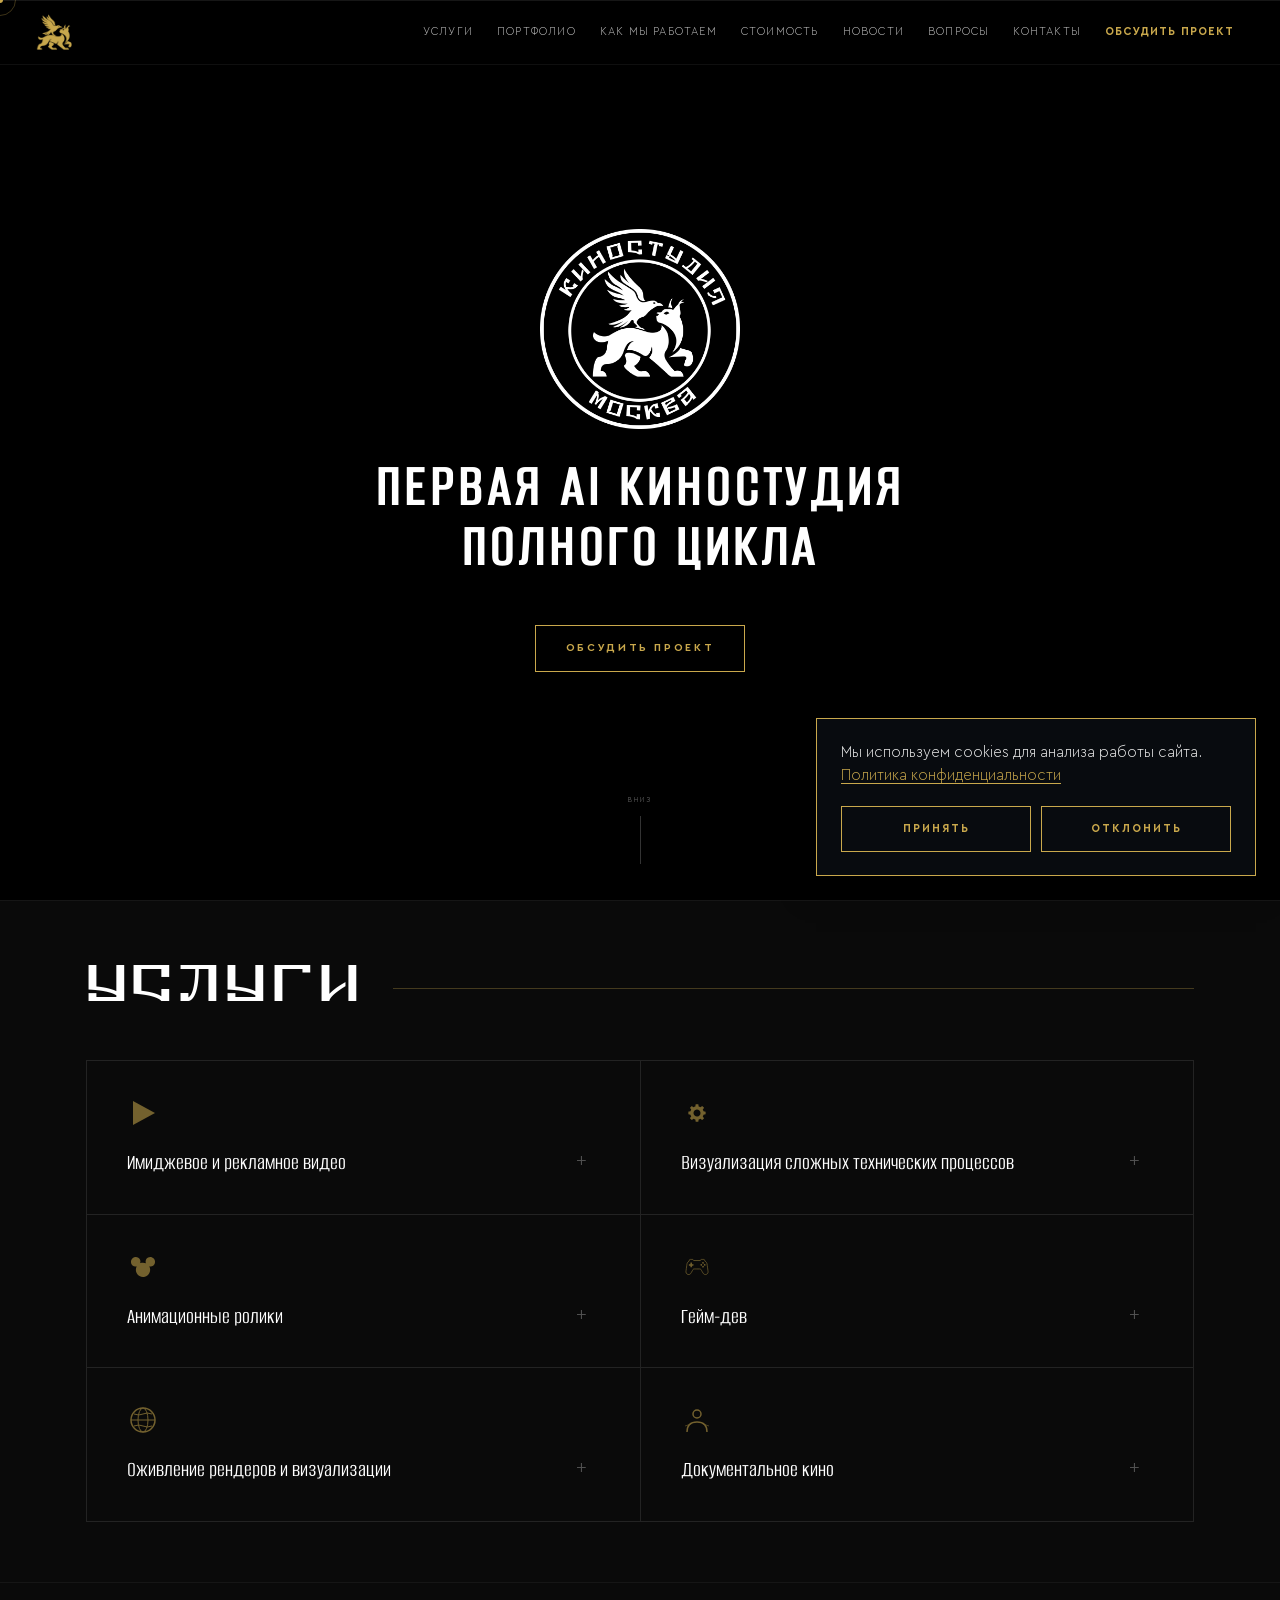
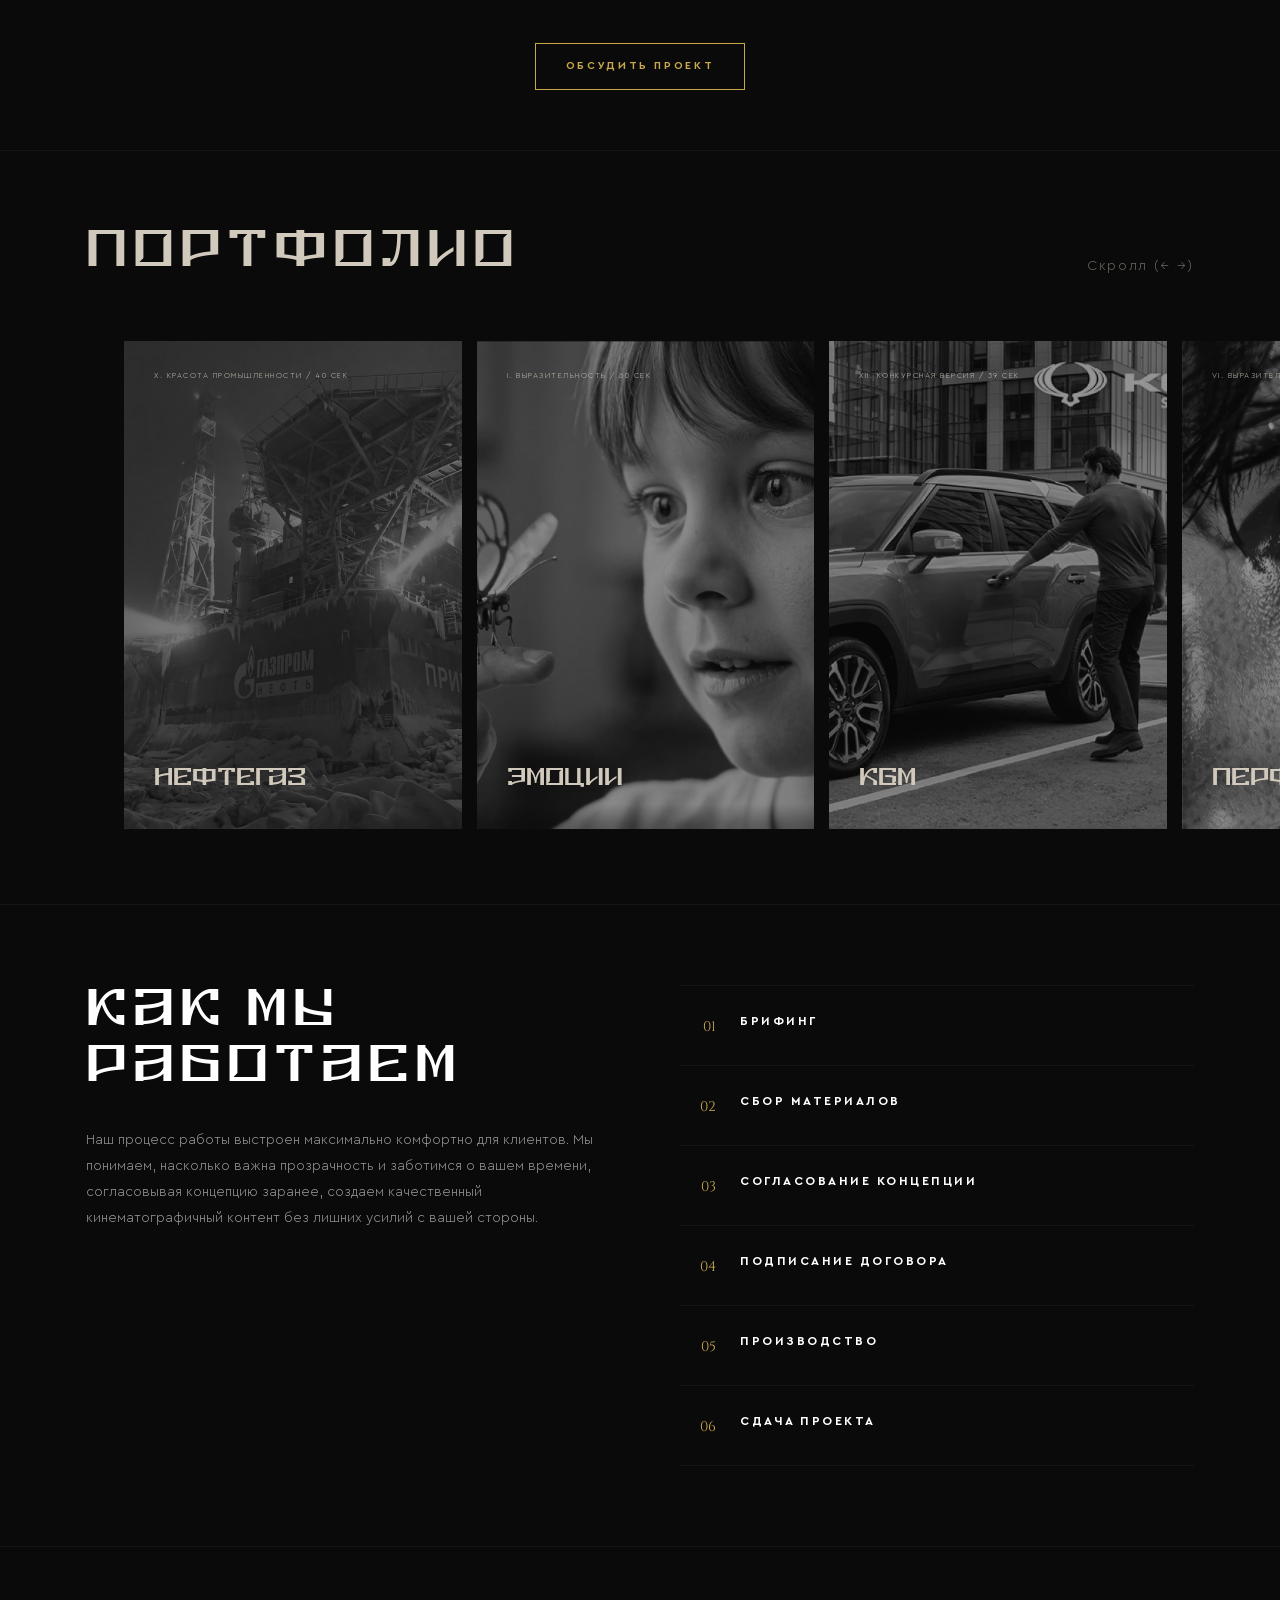
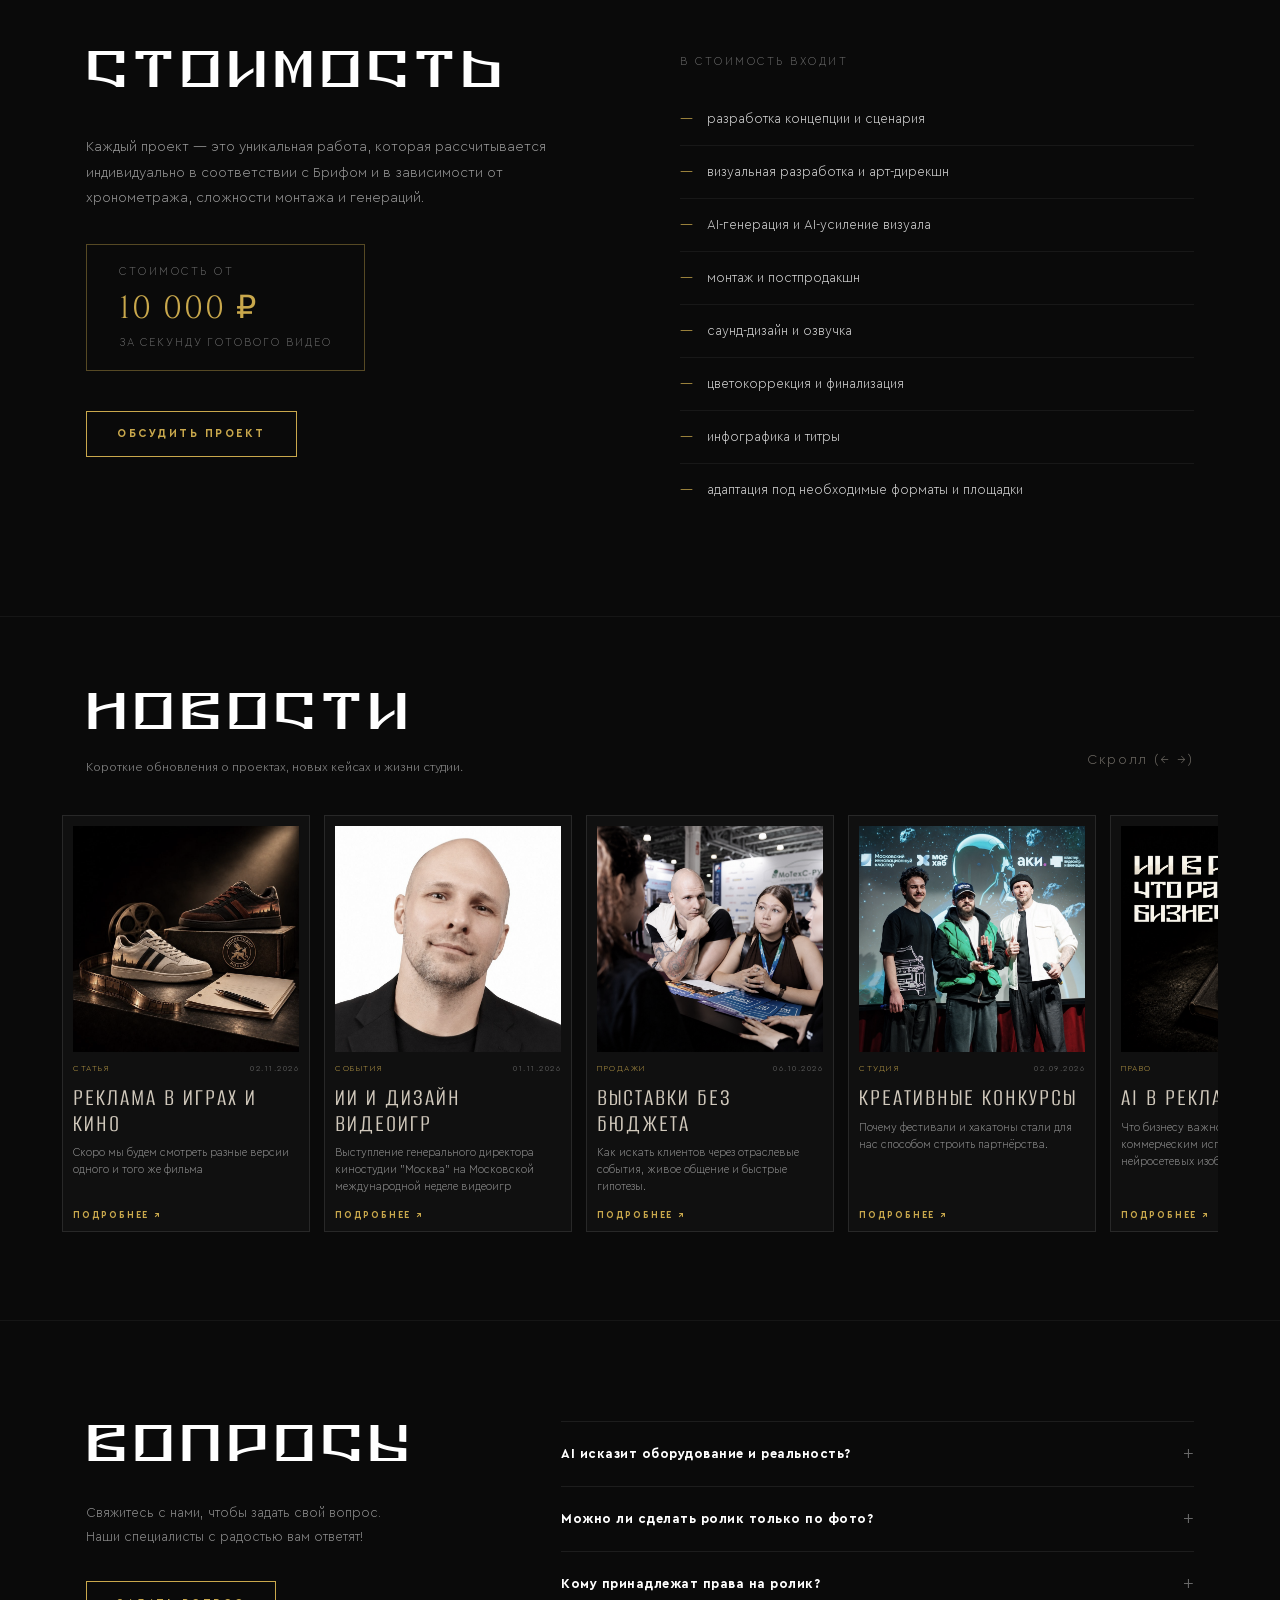
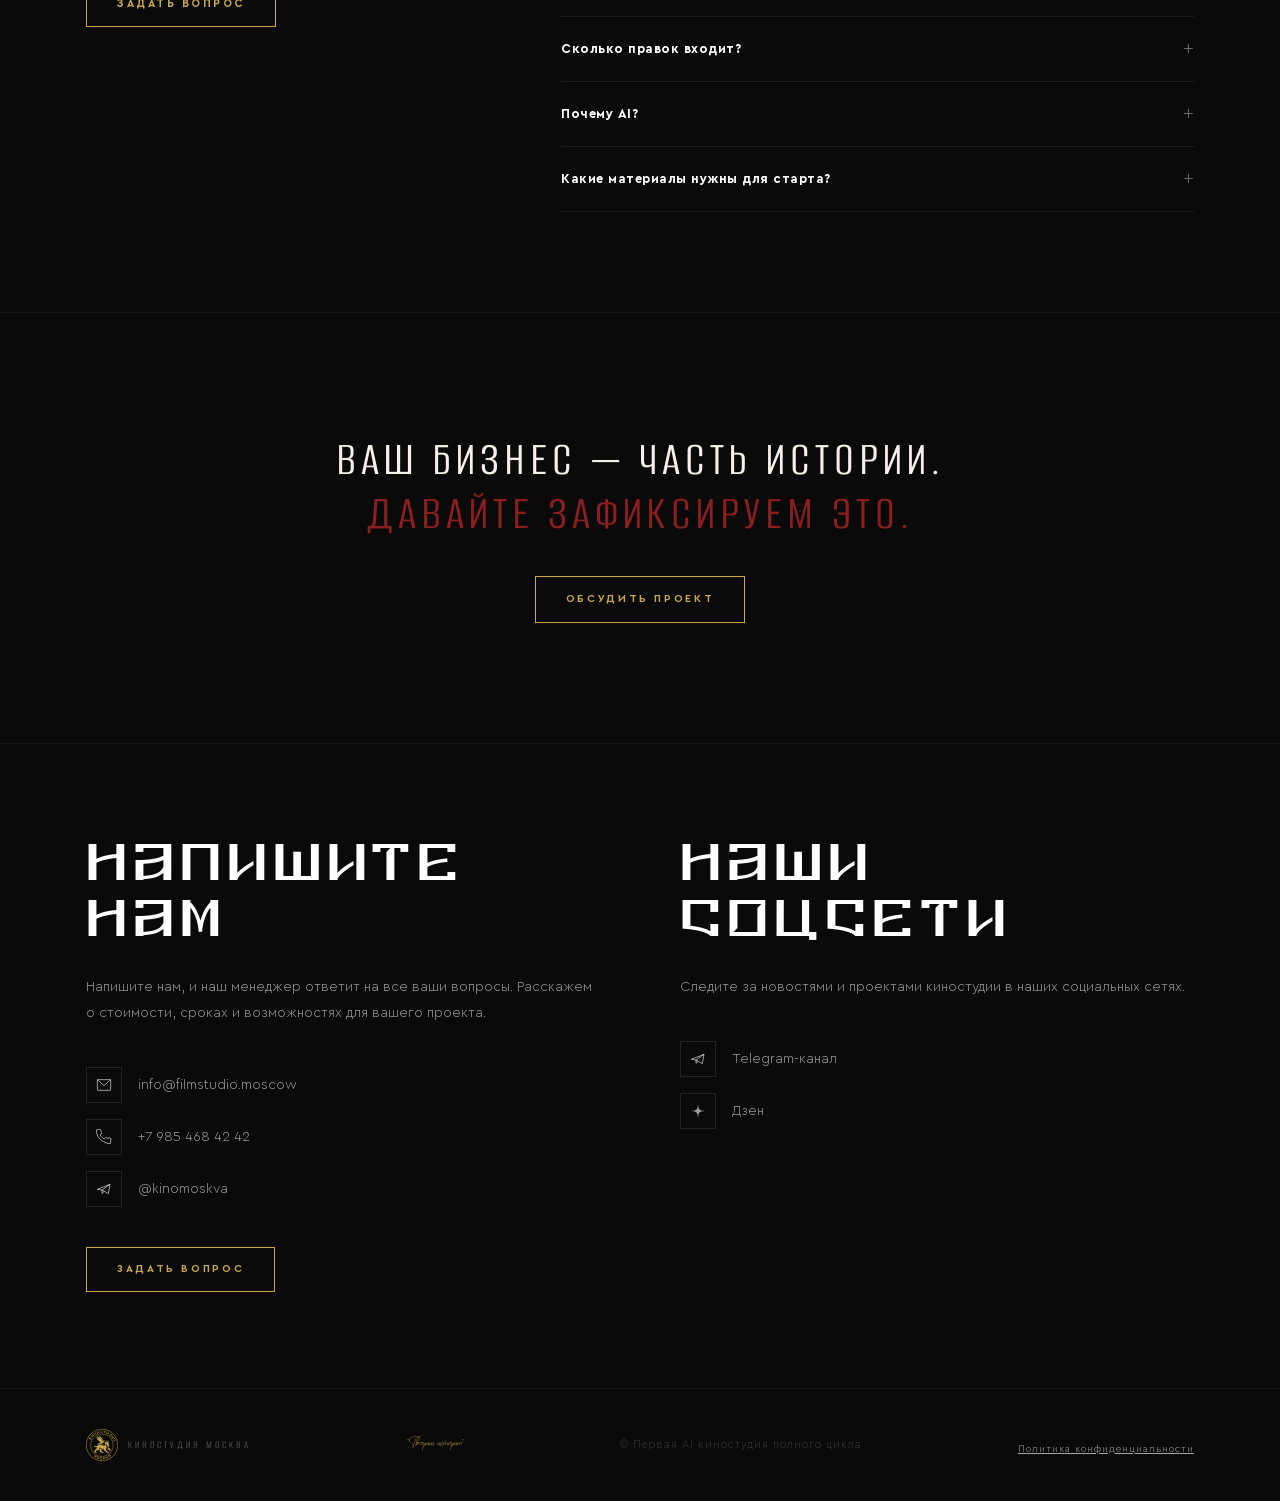
<file: index.html>
<!DOCTYPE html>
<html lang="ru">
<head>
<meta charset="UTF-8" />
  <meta name="viewport" content="width=device-width, initial-scale=1.0" />
  <title>AI-видеопродакшн и рекламные ролики — Киностудия Москва</title>
  <meta name="description" content="Создаём AI-видео и рекламные ролики для брендов, агентств и корпоративных заказчиков. Концепция, производство и постпродакшн. Обсудите проект со студией">
  
  
  
  <link href="https://fonts.googleapis.com/css2?family=Cinzel:wght@400&display=swap" rel="stylesheet" />
<style>
    @font-face {
      font-display: swap;
      font-family: 'Alumni Sans';
      font-weight: 400;
      src: url('/seo-assets/95b2f2b636941650c0e4.woff') format('woff');
    }
    @font-face {
      font-display: swap;
      font-family: 'Bella Script CYR';
      font-weight: 400;
      src: url('/seo-assets/e4b12abcdb68e929bc5b.woff') format('woff');
    }
    @font-face {
      font-display: swap;
      font-family: 'Belozersk';
      font-weight: 400;
      src: url('/seo-assets/f9d3b7fd0845e3368933.woff') format('woff');
    }
    @font-face {
      font-display: swap;
      font-family: 'Cera Pro';
      font-weight: 700;
      src: url('/seo-assets/f8084cbc8c60eb4481e8.woff') format('woff');
    }
    @font-face {
      font-display: swap;
      font-family: 'Cera Pro';
      font-weight: 300;
      src: url('/seo-assets/e4d81f683a7a56b06e94.woff') format('woff');
    }

    *, *::before, *::after { box-sizing: border-box; margin: 0; padding: 0; }

    :root {
      --gold: #C9A84C;
      --gold-30: rgba(201,168,76,0.3);
      --black: #0A0A0A;
      --dark-green: #0A0F0B;
      --white: #FFFFFF;
      --white-60: rgba(255,255,255,0.6);
      --white-50: rgba(255,255,255,0.5);
      --white-20: rgba(255,255,255,0.2);
      --white-10: rgba(255,255,255,0.1);
      --white-5: rgba(255,255,255,0.05);
      --dawn-pink: #F5F0E8;
    }

    html { scroll-behavior: smooth; }

    body {
      background: var(--dark-green);
      color: var(--white);
      font-family: 'Cera Pro', sans-serif;
      overflow-x: hidden;
    }

    /* HEADER */
    header {
      position: fixed; top:0; left:0; right:0; z-index:100;
      display:flex; justify-content:space-between; align-items:center;
      padding:14px 36px;
      background:rgba(10,10,10,0.85);
      backdrop-filter:blur(12px);
      -webkit-backdrop-filter:blur(12px);
      border-bottom:0.75px solid rgba(255,255,255,0.06);
    }
    .header-logo { display:flex; align-items:center; text-decoration:none; flex-shrink:0; }
    .header-logo svg, .header-logo img { width:36px; height:36px; }
    .header-nav {
      display:flex; align-items:center; gap:4px; flex-wrap:nowrap;
    }
    .header-nav a {
      font-family:'Cera Pro',sans-serif; font-weight:400; font-size:11px;
      letter-spacing:1.2px; text-transform:uppercase;
      color:rgba(255,255,255,0.75); text-decoration:none;
      padding:6px 10px; transition:color .25s; white-space:nowrap;
    }
    .header-nav a:hover { color:#fff; }
    .header-nav a.nav-cta {
      color:#C9A84C; font-weight:700;
    }
    .header-nav a.nav-cta:hover { color:#e0c070; }
    /* Burger for mobile */
    .header-burger {
      display:none; flex-direction:column; gap:5px; cursor:pointer;
      background:none; border:none; padding:4px;
    }
    .header-burger span {
      display:block; width:24px; height:1.5px; background:#fff; transition:.3s;
    }
    .header-mobile-nav {
      display:none; position:fixed; inset:0; top:64px; z-index:99;
      background:rgba(10,10,10,0.97); backdrop-filter:blur(16px);
      flex-direction:column; align-items:center; justify-content:center; gap:28px;
    }
    .header-mobile-nav.open { display:flex; }
    .header-mobile-nav a {
      font-family:'Cera Pro',sans-serif; font-weight:400; font-size:15px;
      letter-spacing:2px; text-transform:uppercase;
      color:rgba(255,255,255,0.8); text-decoration:none;
    }
    .header-mobile-nav a:hover { color:#fff; }
    .header-mobile-nav a.nav-cta { color:#C9A84C; font-weight:700; }
    @media(max-width:1100px){
      .header-nav { display:none; }
      .header-burger { display:flex; }
    }

    /* HERO */
    #hero {
      position:relative; width:100%; height:100vh; min-height:700px;
      background:var(--black); display:flex; flex-direction:column;
      justify-content:center; align-items:center; overflow:hidden;
    }
    .hero-video {
      position:absolute; inset:0; width:100%; height:100%;
      object-fit:cover; z-index:0;
    }
    .hero-bg {
      position:absolute; inset:0;
      background: linear-gradient(180deg,rgba(10,10,10,.4) 0%,rgba(10,10,10,0) 50%,#0A0A0A 100%),rgba(10,10,10,.7);
      mix-blend-mode:multiply; z-index:1;
    }
    .hero-content {
      position:relative; z-index:2;
      display:flex; flex-direction:column; align-items:center;
      text-align:center; max-width:768px; padding:0 12px;
    }
    .hero-logo-mark { margin-bottom:28px; filter:drop-shadow(0 18px 18px rgba(0,0,0,.4)); }
    .hero-logo-mark svg, .hero-logo-mark img { width:200px; height:200px; }
    .hero-title {
      font-family:'Alumni Sans',sans-serif; font-weight:700;
      font-size:clamp(36px,5vw,60px); line-height:1.0;
      letter-spacing:5px; text-transform:uppercase;
      color:var(--white); margin-bottom:16px; max-width:670px;
    }
    .hero-tagline {
      font-family:'Bella Script CYR',cursive; font-size:216px;
      font-weight:400; line-height:1.1; color:var(--gold);
      letter-spacing:1px; margin-bottom:8px;
    }
    .hero-scroll {
      position:absolute; bottom:36px; left:50%; transform:translateX(-50%);
      display:flex; flex-direction:column; align-items:center; gap:12px; z-index:3;
    }
    .hero-scroll span {
      font-family:'Cera Pro',sans-serif; font-size:7px;
      letter-spacing:2px; text-transform:uppercase; color:var(--white-50);
    }
    .hero-scroll-line {
      width:1px; height:48px; background:var(--white-20);
      animation:scrollPulse 2s ease-in-out infinite;
    }
    @keyframes scrollPulse {
      0%,100% { transform:scaleY(1); opacity:.5; }
      50% { transform:scaleY(.6); opacity:1; }
    }

    /* SECTION BASE */
    section { width:100%; border-top:.75px solid var(--white-5); scroll-margin-top:88px; }
    .container { max-width:1156px; margin:0 auto; padding:0 24px; }
    .section-title {
      font-family:'Alumni Sans',sans-serif; font-weight:400;
      font-size:clamp(36px,4vw,60px); line-height:1.08;
      letter-spacing:6px; text-transform:uppercase;
    }

    /* VALUES */
    #values { padding:96px 0 54px; background:var(--dark-green); }
    #values .section-title { color:var(--dawn-pink); max-width:1156px; margin-bottom:44px; }
    .values-grid {
      display:grid; grid-template-columns:repeat(4,1fr);
      border-top:.9px solid var(--white-10); padding-top:58px;
    }
    .value-item { padding-right:32px; }
    .value-numeral {
      font-family:'Cinzel',serif; font-weight:400; font-size:28px; line-height:1;
      color:var(--gold); margin-bottom:20px; display:block;
      -webkit-text-stroke:0; -webkit-font-smoothing:antialiased;
    }
    .value-label {
      font-family:'Cera Pro',sans-serif; font-weight:700; font-size:11px;
      letter-spacing:3px; text-transform:uppercase; color:var(--white);
      margin-bottom:14px; display:block;
    }
    .value-desc {
      font-family:'Cera Pro',sans-serif; font-weight:300; font-size:15px;
      line-height:1.75; color:var(--white-60); max-width:240px;
    }

    /* SERVICES */
    #services { padding:60px 0; background:var(--black); }
    .services-header { display:flex; align-items:center; gap:28px; margin-bottom:44px; }
    .services-header .section-title { color:var(--white); white-space:nowrap; }
    .services-divider { flex:1; height:.9px; background:var(--gold-30); }
    .services-grid {
      display:grid; grid-template-columns:repeat(2,1fr);
      border-top:.9px solid var(--white-10);
      border-left:.9px solid var(--white-10);
    }
    .service-card {
      padding:36px 40px; border-right:.9px solid var(--white-10);
      border-bottom:.9px solid var(--white-10);
      transition:background .4s; cursor:pointer;
      position:relative;
    }
    .service-card:hover { background:rgba(255,255,255,0.04); }
    .service-card:hover .service-icon svg *[stroke]:not([stroke='none']) { stroke:#8A1F1F; }
    .service-card:hover .service-icon svg *[fill]:not([fill='none']) { fill:#8A1F1F; }
    .service-card:hover .service-icon { opacity:1; }
    .service-icon { width:32px; height:32px; margin-bottom:20px; opacity:.55; }
    .service-icon svg { width:100%; height:100%; }
    .service-icon svg * { transition:stroke .3s, fill .3s; }
    .service-card-top { display:flex; align-items:flex-start; justify-content:space-between; }
    .service-name {
      font-family:'Alumni Sans',sans-serif; font-weight:400; font-size:22px;
      line-height:1.3; color:var(--white); margin-bottom:0; flex:1;
    }
    .service-toggle {
      width:24px; height:24px; flex-shrink:0; margin-left:16px; margin-top:2px;
      color:rgba(255,255,255,0.3); transition:transform .3s, color .3s;
      font-size:20px; line-height:1; user-select:none;
    }
    .service-card.open .service-toggle { transform:rotate(45deg); color:#C9A84C; }
    .service-desc {
      font-family:'Cera Pro',sans-serif; font-weight:300; font-size:14px;
      line-height:1.7; color:var(--white-50);
      max-height:0; overflow:hidden; transition:max-height .4s ease, opacity .4s ease, margin .4s ease;
      opacity:0; margin-top:0;
    }
    .service-card.open .service-desc {
      max-height:300px; opacity:1; margin-top:16px;
    }
    @media(max-width:768px){
      .services-grid { grid-template-columns:1fr; }
      .service-card { padding:28px 20px; }
    }

    /* ARCHIVE / PORTFOLIO */
    #portfolio { padding:75px 0; background:var(--black); overflow:hidden; }
    .archive-header {
      display:flex; flex-direction:row; justify-content:space-between;
      align-items:flex-end; margin-bottom:60px;
      max-width:1156px; margin-left:auto; margin-right:auto; padding:0 24px;
    }
    .archive-label {
      font-family:'Cera Pro',sans-serif; font-weight:400; font-size:14px;
      line-height:18px; letter-spacing:3.3px; text-transform:uppercase;
      color:#8C7851; margin-bottom:10px;
    }
    .archive-title {
      font-family:'Alumni Sans',sans-serif; font-weight:400;
      font-size:clamp(36px,4vw,60px); line-height:1.08;
      letter-spacing:6px; color:#D1C9BC; text-transform:uppercase;
    }
    .archive-scroll-hint {
      font-family:'Cera Pro',sans-serif; font-weight:400; font-size:14px;
      line-height:18px; letter-spacing:1.65px; color:#D1C9BC; opacity:.5;
      align-self:flex-end; padding-bottom:6px;
    }
    .archive-strip {
      width:100%; height:488px;
      overflow-x:scroll; overflow-y:hidden;
      display:flex; flex-direction:row; gap:15px; padding:0 144px;
      scrollbar-width:none; -ms-overflow-style:none; cursor:grab;
    }
    .archive-strip::-webkit-scrollbar { display:none; }
    .archive-strip:active { cursor:grabbing; }
    .archive-card {
      position:relative; flex:0 0 337.5px; height:487.5px;
      background:#111111; overflow:hidden;
    }
    .archive-card-bg {
      position:absolute; inset:0;
      filter:grayscale(100%); opacity:.55; transition:filter .4s, opacity .4s;
    }
    .archive-card:hover .archive-card-bg { filter:grayscale(0%); opacity:.85; }
    .archive-card-corners {
      position:absolute; inset:0; pointer-events:none;
      opacity:0; transition:opacity .35s;
    }
    .archive-card:hover .archive-card-corners { opacity:0; }
    .archive-card-corners img {
      position:absolute; width:48px; height:61px;
    }
    .archive-card-corners img:nth-child(1) { bottom:0; left:0; transform:none; }
    .archive-card-corners img:nth-child(2) { bottom:0; right:0; transform:scaleX(-1); }
    .archive-card-corners img:nth-child(3) { top:0; left:0; transform:scaleY(-1); }
    .archive-card-corners img:nth-child(4) { top:0; right:0; transform:scale(-1,-1); }
    .archive-card-meta {
      position:absolute; left:30px; right:30px; top:30px;
      font-family:'Cera Pro',sans-serif; font-weight:400; font-size:7.5px;
      line-height:9px; letter-spacing:1.5px; text-transform:uppercase;
      color:#D1C9BC; z-index:1;
    }
    .archive-card-title {
      position:absolute; left:30px; right:30px; bottom:37px;
      font-family:'Belozersk',serif; font-weight:400; font-size:24px;
      line-height:26px; color:#D1C9BC; z-index:2;
    }
    .archive-card-plus {
      position:absolute; left:50%; top:50%; transform:translate(-50%,-50%);
      width:26.4px; height:26.4px; background:rgba(8,8,8,.8);
      border:.75px solid #D1C9BC; border-radius:50%;
      display:flex; align-items:center; justify-content:center;
      opacity:0; transition:opacity .3s; z-index:3;
    }
    .archive-card:hover .archive-card-plus { opacity:1; }
    .archive-card-plus svg { width:8.4px; height:8.4px; }

    /* NEWS */
    #news {
      padding:72px 0 70px;
      background:var(--black);
      border-top:.75px solid var(--white-5);
      overflow:hidden;
    }
    .news-header {
      display:flex;
      justify-content:space-between;
      align-items:flex-end;
      gap:32px;
      margin-bottom:26px;
    }
    .news-intro {
      max-width:380px;
      margin-top:12px;
      font-family:'Cera Pro',sans-serif;
      font-size:12px;
      line-height:1.7;
      color:rgba(255,255,255,.55);
    }
    .news-scroll-hint {
      font-family:'Cera Pro',sans-serif;
      font-size:14px;
      line-height:18px;
      letter-spacing:1.65px;
      color:#D1C9BC;
      opacity:.5;
      flex-shrink:0;
      padding-bottom:8px;
    }
    .news-strip {
      display:flex;
      gap:14px;
      overflow-x:auto;
      overflow-y:hidden;
      scroll-snap-type:x mandatory;
      padding:12px 24px 18px;
      margin:0 -24px;
      scrollbar-width:none;
      -ms-overflow-style:none;
      cursor:grab;
    }
    .news-strip::-webkit-scrollbar { display:none; }
    .news-strip:active { cursor:grabbing; }
    .news-card {
      display:flex;
      flex-direction:column;
      flex:0 0 248px;
      scroll-snap-align:start;
      padding:10px;
      border:.75px solid rgba(255,255,255,.1);
      background:rgba(255,255,255,.025);
      text-decoration:none;
      color:inherit;
      transition:transform .35s ease, border-color .35s ease, background .35s ease;
    }
    .news-card:hover {
      transform:translateY(-4px);
      border-color:rgba(201,168,76,.45);
      background:rgba(201,168,76,.045);
    }
    .news-image {
      flex-shrink:0;
      width:100%;
      aspect-ratio:1/1;
      margin-bottom:12px;
      background:#111 center/cover no-repeat;
      filter:grayscale(45%);
      transition:filter .35s ease, opacity .35s ease;
    }
    .news-card:hover .news-image { filter:grayscale(0%); opacity:.92; }
    .news-image.news-placeholder {
      display:flex;
      align-items:center;
      justify-content:center;
      border:.75px solid rgba(201,168,76,.18);
      background:
        radial-gradient(circle at 50% 42%, rgba(201,168,76,.12), rgba(201,168,76,0) 42%),
        linear-gradient(145deg, rgba(255,255,255,.04), rgba(255,255,255,.01));
      filter:none;
    }
    .news-image.news-placeholder span {
      font-family:'Cinzel',serif;
      font-size:28px;
      letter-spacing:5px;
      color:rgba(201,168,76,.55);
    }
    .news-meta-row {
      display:flex;
      justify-content:space-between;
      align-items:center;
      gap:14px;
      margin-bottom:10px;
      font-family:'Cera Pro',sans-serif;
      font-size:8px;
      line-height:1.4;
      letter-spacing:1.5px;
      text-transform:uppercase;
      color:rgba(255,255,255,.42);
    }
    .news-category { color:#C9A84C; }
    .news-card h3 {
      margin:0 0 8px;
      font-family:'Alumni Sans',sans-serif;
      font-weight:400;
      font-size:25px;
      line-height:1.02;
      letter-spacing:2px;
      text-transform:uppercase;
      color:#D1C9BC;
    }
    .news-card p {
      min-height:54px;
      margin:0 0 12px;
      font-family:'Cera Pro',sans-serif;
      font-size:11px;
      line-height:1.55;
      color:rgba(255,255,255,.58);
    }
    .news-more {
      display:inline-flex;
      margin-top:auto;
      align-items:center;
      gap:8px;
      font-family:'Cera Pro',sans-serif;
      font-size:9px;
      font-weight:700;
      letter-spacing:1.8px;
      text-transform:uppercase;
      color:#C9A84C;
    }


    /* PROCESS */
    #process { padding:80px 0; background:var(--black); border-top:.75px solid var(--white-5); }
    .process-inner { display:grid; grid-template-columns:1fr 1fr; gap:80px; align-items:start; }
    .process-text .section-title { color:var(--white); margin-bottom:32px; }
    .process-text p { font-family:'Cera Pro',sans-serif; font-size:14px; line-height:1.85; color:var(--white-60); margin-bottom:20px; }
    .process-steps { display:flex; flex-direction:column; }
    .process-step { display:flex; align-items:flex-start; gap:24px; padding:28px 0; border-bottom:.75px solid var(--white-5); }
    .process-step:first-child { border-top:.75px solid var(--white-5); }
    .step-num { font-family:'Cinzel',serif; font-size:14px; color:var(--gold); min-width:36px; text-align:right; margin-top:3px; flex-shrink:0; }
    .step-body h3 { font-family:'Cera Pro',sans-serif; font-weight:700; font-size:12px; letter-spacing:2.5px; text-transform:uppercase; color:var(--white); margin-bottom:8px; }
    .step-body p { font-family:'Cera Pro',sans-serif; font-size:12px; line-height:1.8; color:var(--white-50); }

        /* ── FAQ ── */
    #faq { padding:100px 0; background:var(--black); border-top:.75px solid var(--white-5); }
    .faq-inner { display:grid; grid-template-columns:1fr 1.6fr; gap:80px; align-items:start; }
    .faq-left .section-title { color:var(--white); margin-bottom:24px; }
    .faq-left p { font-family:'Cera Pro',sans-serif; font-size:13px; line-height:1.85; color:rgba(255,255,255,0.55); margin-bottom:32px; }
    .faq-list { display:flex; flex-direction:column; }
    .faq-item { border-bottom:.75px solid rgba(255,255,255,0.08); cursor:pointer; }
    .faq-item:first-child { border-top:.75px solid rgba(255,255,255,0.08); }
    .faq-q { display:flex; justify-content:space-between; align-items:center; gap:20px;
      padding:22px 0; font-family:'Cera Pro',sans-serif; font-size:13px; font-weight:700;
      letter-spacing:0.5px; color:var(--white); transition:color .25s; user-select:none; }
    .faq-item:hover .faq-q { color:#C9A84C; }
    .faq-icon { font-size:20px; font-weight:300; color:rgba(255,255,255,0.4);
      transition:transform .3s, color .25s; flex-shrink:0; line-height:1; }
    .faq-item.open .faq-icon { transform:rotate(45deg); color:#C9A84C; }
    .faq-a { max-height:0; overflow:hidden; opacity:0;
      transition:max-height .4s ease, opacity .35s ease, padding .3s ease;
      font-family:'Cera Pro',sans-serif; font-size:13px; line-height:1.8;
      color:rgba(255,255,255,0.6); padding-bottom:0; }
    .faq-item.open .faq-a { max-height:400px; opacity:1; padding-bottom:22px; }

    /* CONTACTS */
    #contacts { padding:96px 0; background:var(--black); border-top:.75px solid var(--white-5); }
    .contacts-inner { display:grid; grid-template-columns:repeat(2, minmax(0, 1fr)); gap:80px; }
    .contacts-social .section-title { color:var(--white); margin-bottom:24px; }
    .contacts-social p { font-family:'Cera Pro',sans-serif; font-size:14px; line-height:1.85; color:var(--white-60); margin-bottom:40px; }
    @media(max-width:768px) {
      .contacts-inner { grid-template-columns:1fr; gap:56px; }
      .contacts-social p { margin-bottom:28px; }
    }
    .contacts-text .section-title { color:var(--white); margin-bottom:24px; }
    .contacts-text p { font-family:'Cera Pro',sans-serif; font-size:14px; line-height:1.85; color:var(--white-60); margin-bottom:40px; }
    .contacts-links { display:flex; flex-direction:column; gap:16px; }
    .contact-link { display:flex; align-items:center; gap:16px; font-family:'Cera Pro',sans-serif; font-size:14px; color:var(--white-60); text-decoration:none; transition:color .3s; }
    .contact-link:hover { color:var(--gold); }
    .contact-link-icon { width:36px; height:36px; border:.75px solid var(--white-10); display:flex; align-items:center; justify-content:center; flex-shrink:0; transition:border-color .3s, background .3s; }
    .contact-link:hover .contact-link-icon { border-color:var(--gold-30); background:rgba(201,168,76,.05); }
    .contact-link-icon svg { width:16px; height:16px; stroke:currentColor; fill:none; }
    .contact-form { display:flex; flex-direction:column; gap:20px; }
    .form-group { display:flex; flex-direction:column; gap:8px; }
    .form-group label { font-family:'Cera Pro',sans-serif; font-size:10px; letter-spacing:2px; text-transform:uppercase; color:var(--white-50); }
    .form-group input, .form-group textarea {
      background:transparent; border:none; border-bottom:.75px solid var(--white-10);
      color:var(--white); font-family:'Cera Pro',sans-serif; font-size:14px; font-weight:300;
      padding:12px 0; outline:none; resize:none; transition:border-color .3s; width:100%;
    }
    .form-group input::placeholder, .form-group textarea::placeholder { color:var(--white-20); }
    .form-group input:focus, .form-group textarea:focus { border-bottom-color:var(--gold); }
    .form-group textarea { height:100px; }
    .form-submit {
      display:inline-flex; align-items:center; gap:12px;
      background:var(--gold); color:var(--black); font-family:'Cera Pro',sans-serif;
      font-size:11px; font-weight:700; letter-spacing:2.5px; text-transform:uppercase;
      border:none; padding:16px 32px; cursor:pointer; transition:opacity .3s; align-self:flex-start;
    }
    .form-submit:hover { opacity:.85; }
    .form-submit svg { width:14px; height:14px; stroke:var(--black); fill:none; }

    /* FOOTER */
    footer { background:var(--black); border-top:.75px solid var(--white-5); padding:40px 0; }
    .footer-inner { display:flex; align-items:center; justify-content:space-between; }
    .footer-logo-text { font-family:'Alumni Sans',sans-serif; font-size:18px; letter-spacing:4px; text-transform:uppercase; color:var(--white-50); display:flex; align-items:center; gap:10px; }
    .footer-copy { font-family:'Cera Pro',sans-serif; font-size:11px; letter-spacing:1px; color:var(--white-20); }
    .footer-tagline { font-family:'Bella Script CYR',cursive; font-size:24px; color:var(--gold); opacity:.6; font-weight:400; }

    /* SCROLL REVEAL */
    .reveal { opacity:1; transform:none; transition:opacity .7s ease, transform .7s ease; }
    .reveal.reveal-ready { opacity:0; transform:translateY(24px); }
    .reveal.visible { opacity:1; transform:none; }
    .reveal-delay-1 { transition-delay:.1s; }
    .reveal-delay-2 { transition-delay:.2s; }
    .reveal-delay-3 { transition-delay:.3s; }
    .reveal-delay-4 { transition-delay:.4s; }

    /* CURSOR */
    @media(max-width:768px){ .cursor, .cursor-ring { display:none !important; } }
    .cursor { position:fixed; width:6px; height:6px; background:var(--gold); border-radius:50%; pointer-events:none; z-index:9999; transform:translate(-50%,-50%); transition:transform .1s; }
    .cursor-ring { position:fixed; width:32px; height:32px; border:1px solid var(--gold-30); border-radius:50%; pointer-events:none; z-index:9998; transform:translate(-50%,-50%); transition:transform .15s ease, width .3s, height .3s, border-color .3s; }

    @media (max-width:768px) {
      .values-grid { grid-template-columns:1fr 1fr; gap:40px 24px; }
      .services-grid { grid-template-columns:1fr 1fr; }
      .service-card { border-right:none; border-bottom:.9px solid var(--white-10); }
      .process-inner, .tech-inner, .contacts-inner { grid-template-columns:1fr; gap:40px; }
      .stats-grid { grid-template-columns:1fr 1fr; }
      .stat-item { border-right:none; border-bottom:1px solid rgba(10,10,10,.15); }
      .footer-inner { flex-direction:column; gap:16px; text-align:center; }
      .archive-header { flex-direction:column; align-items:flex-start; gap:8px; }
      header { mix-blend-mode:normal; background:rgba(10,10,10,.8); backdrop-filter:blur(8px); }
      .hero-tagline { font-size:72px; line-height:0.95; }
    }

    /* ── VIDEO OVERLAY ── */
    .video-overlay {
      display:none; position:fixed; inset:0; z-index:9999;
      align-items:center; justify-content:center;
    }
    .video-overlay.active { display:flex; }
    .video-overlay-backdrop {
      position:absolute; inset:0;
      background:rgba(0,0,0,.5);
    }
    .video-overlay-box {
      position:relative; z-index:1;
      width:70vw; max-width:70vw;
      background:#000;
      box-shadow:0 0 80px rgba(0,0,0,.8);
    }
    .video-overlay-box video {
      display:block; width:100%; height:auto;
    }
    .video-overlay-close {
      position:absolute; top:-44px; right:0;
      width:36px; height:36px; cursor:pointer;
      display:flex; align-items:center; justify-content:center;
      background:none; border:none; padding:0;
    }
    .video-overlay-close svg { width:24px; height:24px; }
    .archive-card { cursor:pointer; }
    /* Process step hover descriptions */
    .step-desc {
      overflow: hidden;
      max-height: 0;
      opacity: 0;
      transition: max-height 0.4s ease, opacity 0.3s ease, margin-top 0.3s ease;
      font-family: 'Cera Pro', sans-serif;
      font-size: 13px;
      line-height: 1.7;
      color: rgba(255,255,255,0.6);
      margin-top: 0;
    }
    .process-step-hover:hover .step-desc {
      max-height: 200px;
      opacity: 1;
      margin-top: 10px;
    }
    .process-step-hover {
      cursor: default;
      transition: background 0.2s;
    }
    .process-step-hover:hover {
      background: rgba(255,255,255,0.02);
    }
    /* ── CASES ── */
    #cases { padding:80px 0; background:var(--black); border-top:.75px solid var(--white-5); }
    .cases-header { display:flex; flex-direction:row; justify-content:space-between; align-items:flex-end;
      margin-bottom:60px; width:100%; padding:0 144px; box-sizing:border-box; }
    .cases-grid { display:flex; flex-direction:row; gap:15px;
      width:100%; padding:0 144px;
      overflow-x:auto; overflow-y:hidden; scrollbar-width:none; -ms-overflow-style:none; cursor:grab; }
    .cases-grid::-webkit-scrollbar { display:none; }
    .cases-grid:active { cursor:grabbing; }
    .case-card {
      position:relative; width:380px; height:460px; flex:0 0 380px;
      background:#181B17; overflow:hidden; cursor:pointer; text-decoration:none; display:block;
    }
    .case-image-wrapper { position:absolute; inset:0; z-index:0; }
    .case-image-bg {
      position:absolute; left:-5px; right:-5px; top:-5px; bottom:-5px;
      background-size:cover; background-position:center;
      filter:grayscale(100%) brightness(0.85);
      transition:filter .45s ease;
    }
    .case-card:hover .case-image-bg { filter:grayscale(0%) brightness(1); }
    .case-overlay {
      position:absolute; inset:0; z-index:1;
      background:linear-gradient(0deg, rgba(2,3,2,.95) 0%, rgba(2,3,2,.6) 26.44%, rgba(28,46,30,.1) 52.88%, rgba(2,3,2,.6) 75.48%, rgba(2,3,2,.95) 100%);
    }
    .case-frame-border {
      box-sizing:border-box; position:absolute; left:15px; right:15px; top:15px; bottom:15px;
      border:1px solid rgba(201,168,76,.15); z-index:2; pointer-events:none;
      transition:border-color .35s;
    }
    .case-card:hover .case-frame-border { border-color:rgba(201,168,76,.35); }
    .case-date-left {
      position:absolute; left:30px; top:24px; z-index:3;
      font-family:'Cera Pro',sans-serif; font-size:12.8px; line-height:20px;
      letter-spacing:1.28px; color:#7A1C1C;
    }
    .case-date-right {
      position:absolute; right:30px; top:24px; z-index:3;
      font-family:'Cera Pro',sans-serif; font-size:12.8px; line-height:20px;
      letter-spacing:1.28px; color:#7A1C1C;
    }
    .case-content {
      position:absolute; bottom:0; left:0; right:0; z-index:5;
      padding:30px; display:flex; flex-direction:column; gap:0;
    }
    .case-client {
      font-family:'Oswald','Alumni Sans',sans-serif; font-size:12px; line-height:19px;
      letter-spacing:3.6px; text-transform:uppercase; color:#C9A84C;
      opacity:.8; margin-bottom:8px;
    }
    .case-title {
      font-family:'Belozersk Font',serif; font-size:clamp(20px,3vw,36px); line-height:1.15;
      color:#8A1F1F; margin:0 0 8px 0;
    }

    .case-corners { position:absolute; inset:0; pointer-events:none; opacity:0; transition:opacity .35s; z-index:6; }
    .case-card:hover .case-corners { opacity:1; }
    .case-corners img { position:absolute; width:48px; height:61px; }
    .case-corners img:nth-child(1) { bottom:0; left:0; }
    .case-corners img:nth-child(2) { bottom:0; right:0; transform:scaleX(-1); }
    .case-corners img:nth-child(3) { top:0; left:0; transform:scaleY(-1); }
    .case-corners img:nth-child(4) { top:0; right:0; transform:scale(-1,-1); }
    @media(max-width:768px){
      .cases-header { padding:0 20px; }
      .cases-grid { padding:0 20px; gap:15px; }
      .case-card { flex:0 0 80vw; height:auto; aspect-ratio:4/3; }
    }

    /* Responsive layout: shared desktop typography and compact phone rhythm. */
    @media (max-width: 768px) {
      html, body {
        width:100%;
        max-width:100%;
        overflow-x:hidden;
      }
      body { -webkit-text-size-adjust:100%; }
      header {
        padding:12px 18px !important;
        background:rgba(10,10,10,.92) !important;
        mix-blend-mode:normal !important;
        backdrop-filter:blur(12px) !important;
        -webkit-backdrop-filter:blur(12px) !important;
      }
      .header-logo svg, .header-logo img { width:32px; height:32px; }
      .header-mobile-nav {
        top:58px;
        justify-content:flex-start;
        padding:44px 20px 32px;
        gap:22px;
        overflow-y:auto;
      }
      section { overflow-x:clip; }
      .container { padding:0 20px; }
      #hero {
        min-height:520px;
        height:min(740px, 92svh);
        padding:88px 0 56px;
        justify-content:center;
      }
      .hero-content {
        max-width:100%;
        padding:0 20px;
      }
      .hero-logo-mark { margin-bottom:20px; }
      .hero-logo-mark svg, .hero-logo-mark img { width:112px; height:112px; }
      .hero-title {
        font-size:clamp(30px, 8.5vw, 38px);
        line-height:1.05;
        letter-spacing:2.8px;
        max-width:340px;
        margin-bottom:20px;
      }
      .hero-cta {
        margin-top:24px !important;
        padding:14px 22px !important;
        max-width:calc(100vw - 40px);
      }
      .hero-scroll { bottom:20px; }
      .section-title,
      .archive-title {
        font-size:clamp(30px, 7.7vw, 38px);
        letter-spacing:3px;
        line-height:1.02;
        overflow-wrap:anywhere;
      }
      #services,
      #portfolio,
      #process,
      #price,
      #faq,
      #contacts {
        padding-top:40px !important;
        padding-bottom:40px !important;
      }
      .services-header {
        gap:18px;
        margin-bottom:28px;
      }
      .services-grid {
        grid-template-columns:repeat(2,minmax(0,1fr)) !important;
        align-items:stretch;
        border-left:.9px solid var(--white-10);
      }
      .service-card {
        padding:18px 14px;
        border-right:.9px solid var(--white-10);
      }
      .service-name {
        font-size:20px;
        line-height:1.2;
      }
      .service-desc {
        font-size:14px;
        line-height:1.65;
      }
      .archive-header {
        padding:0 20px;
        margin-bottom:28px;
      }
      .archive-scroll-hint {
        font-size:12px;
        padding-bottom:0;
      }
      .archive-strip {
        height:auto;
        padding:0 20px 6px;
        gap:14px;
        scroll-snap-type:x mandatory;
      }
      .archive-card {
        flex:0 0 min(64vw, 280px);
        height:auto;
        aspect-ratio:.72;
        max-height:390px;
        scroll-snap-align:start;
      }
      .archive-card-meta {
        left:20px;
        right:20px;
        top:20px;
      }
      .archive-card-title {
        left:20px;
        right:20px;
        bottom:24px;
        font-size:22px;
        line-height:24px;
      }
      .archive-card-plus { opacity:1; }
      #news {
        padding:42px 0 40px;
      }
      .news-header {
        flex-direction:column;
        align-items:flex-start;
        gap:8px;
        margin-bottom:18px;
      }
      .news-intro {
        max-width:none;
        margin-top:8px;
        font-size:11px;
        line-height:1.55;
      }
      .news-scroll-hint {
        font-size:11px;
        padding-bottom:0;
      }
      .news-strip {
        margin:0 -20px;
        padding:12px 20px 8px;
        gap:10px;
      }
      .news-card {
        flex:0 0 min(248px, 76vw);
        padding:8px;
      }
      .news-image {
        margin-bottom:9px;
      }
      .news-meta-row {
        margin-bottom:8px;
        gap:8px;
        font-size:7px;
        letter-spacing:1.1px;
      }
      .news-card h3 {
        margin-bottom:6px;
        font-size:20px;
        letter-spacing:1.6px;
        line-height:1.04;
      }
      .news-card p {
        min-height:0;
        margin-bottom:10px;
        font-size:12px;
        line-height:1.55;
      }
      .news-more {
        font-size:8px;
        letter-spacing:1.4px;
      }
      .process-inner,
      .faq-inner { display:block; }
      .process-text {
        position:static;
        top:auto;
        margin-bottom:32px;
      }
      .process-step {
        gap:16px;
        padding:16px 0;
      }
      .step-num {
        min-width:30px;
        text-align:left;
      }
      .step-desc {
        max-height:none;
        opacity:1;
        margin-top:10px;
      }
      .process-step-hover:hover { background:transparent; }
      #price .container > div {
        grid-template-columns:1fr !important;
        gap:28px !important;
      }
      #price a,
      #faq a,
      #cta-banner a,
      #contacts a[style*="inline-flex"] {
        width:auto;
        max-width:100%;
        min-height:44px;
      }
      .faq-left { margin-bottom:34px; }
      .faq-q {
        padding:16px 0;
        align-items:flex-start;
      }
      .faq-a {
        font-size:13px;
        line-height:1.7;
      }
      .contacts-inner { max-width:none; }
      .contacts-text p { margin-bottom:28px; }
      .contact-link {
        align-items:flex-start;
        min-width:0;
        overflow-wrap:anywhere;
        word-break:break-word;
      }
      .contact-link-icon { margin-top:-6px; }
      .footer-inner { align-items:center; }
      .footer-logo-text {
        justify-content:center;
        flex-wrap:wrap;
        line-height:1.1;
      }
      .video-overlay-box,
      .video-overlay-box[style] {
        width:92vw !important;
        max-width:92vw !important;
      }
      .video-overlay-close {
        top:-42px;
        right:0;
      }
      #privacy-modal > div {
        width:calc(100% - 32px) !important;
        margin:24px auto !important;
        padding:34px 20px !important;
      }
      #privacy-modal .privacy-title {
        font-size:24px !important;
        letter-spacing:2px !important;
      }
    }

    @media (max-width: 380px) {
      .hero-title {
        font-size:30px;
        letter-spacing:2.2px;
      }
      .archive-card { flex-basis:68vw; }
      .section-title,
      .archive-title { letter-spacing:2.4px; }
    }

    @media (max-width:768px) {
      .service-icon { width:24px; height:24px; margin-bottom:12px; }
      .service-toggle { margin-left:6px; width:18px; }
      .service-card.open .service-desc { max-height:720px; }
      .service-desc { font-size:13px; line-height:1.6; }
      .services-header, .archive-header { margin-bottom:24px; }
      .process-text .section-title, .faq-left .section-title,
      .contacts-text .section-title { margin-bottom:18px; }
      .process-text p, .contacts-text p { font-size:14px; line-height:1.65; }
      .process-text { margin-bottom:22px; }
      .step-desc { margin-top:6px; font-size:12px; line-height:1.6; }
      .step-body h3 { font-size:11px; letter-spacing:1.6px; }
      .faq-left { margin-bottom:24px; }
      .faq-left p { margin-bottom:20px; }
      .archive-header { flex-direction:row; align-items:center; }
      .archive-scroll-hint { font-size:10px; letter-spacing:1px; }
      .news-meta-row { font-size:8px; }
      .news-more { font-size:9px; }
      #price .container > div > div:first-child > div[style*="inline-block"] {
        padding:16px 20px !important; margin-bottom:24px !important;
      }
      #price .container > div > div:nth-child(2) > div:nth-child(2) > div {
        padding:12px 0 !important;
      }
      #price .section-title, #price p { margin-bottom:22px !important; }
      #cta-banner { padding:48px 20px !important; }
      #cta-banner > div:last-child { gap:24px !important; width:100%; }
      #cta-banner h2 { font-size:clamp(24px,6.5vw,32px) !important;
        letter-spacing:1.5px !important; white-space:normal !important; }
      section:has(> a:only-child) { padding:28px 0 !important; }
      .footer-logo-text { font-size:16px; letter-spacing:2px; }
    }
    @media (max-width:359px) {
      .services-grid { grid-template-columns:1fr !important; }
      .service-card { padding:16px; }
      .service-icon { float:left; margin:0 12px 0 0; }
      .service-card-top { min-height:30px; }
      .service-desc { clear:both; }
    }
</style>
<script src="/cookie-consent.js?v=20261031d"></script>
<link rel="canonical" href="https://xn--d1ahbfqgvij6j.xn--80adxhks/">
<meta property="og:type" content="website">
<meta property="og:locale" content="ru_RU">
<meta property="og:site_name" content="Киностудия Москва">
<meta property="og:title" content="AI-видеопродакшн и рекламные ролики — Киностудия Москва">
<meta property="og:description" content="AI-видео и рекламные ролики для брендов, агентств и корпоративных заказчиков.">
<meta property="og:url" content="https://xn--d1ahbfqgvij6j.xn--80adxhks/">
<meta property="og:image" content="https://xn--d1ahbfqgvij6j.xn--80adxhks/brand-red-20261020.png">
<script type="application/ld+json">{"@context": "https://schema.org", "@type": "Organization", "@id": "https://xn--d1ahbfqgvij6j.xn--80adxhks/#organization", "name": "Киностудия Москва", "url": "https://xn--d1ahbfqgvij6j.xn--80adxhks/", "logo": "https://xn--d1ahbfqgvij6j.xn--80adxhks/brand-red-20261020.png", "email": "info@filmstudio.moscow", "telephone": "+79854684242"}</script>
<noscript><style>.service-desc,.faq-a{max-height:none!important;opacity:1!important;margin-top:16px!important}</style></noscript>

<link rel="icon" type="image/png" sizes="96x96" href="/animals-brand-96.png">
<link rel="icon" type="image/png" sizes="48x48" href="/animals-brand-48.png">
<link rel="apple-touch-icon" sizes="180x180" href="/animals-brand-180.png">
<meta name="twitter:card" content="summary">
<meta name="twitter:image" content="https://xn--d1ahbfqgvij6j.xn--80adxhks/brand-red-20261020.png">
<style id="brand-heading-font">
.section-title, .section-title span, .archive-title, .archive-title span { font-family: Belozersk, serif !important; }
</style>
</head>
<body>


  <div class="cursor" id="cursor"></div>
  <div class="cursor-ring" id="cursorRing"></div>

  <!-- HEADER -->
  <header>
    <a href="#" class="header-logo" aria-label="Главная">
      <img src="/animals-brand-180.png" alt="" width="36" height="36" style="display:block;object-fit:contain">
    </a>
    <nav class="header-nav">
      <a href="#services">Услуги</a>
      <a href="#portfolio">Портфолио</a>
      <a href="#process">Как мы работаем</a>
      <a href="#price">Стоимость</a>
      <a href="#news">Новости</a>
      <a href="#faq">Вопросы</a>
      <a href="#contacts">Контакты</a>
      <a href="https://t.me/m/L3l68gJKNDNi" target="_blank" class="nav-cta">Обсудить проект</a>
    </nav>
    <button class="header-burger" onclick="toggleMobileNav()" aria-label="Меню">
      <span></span><span></span><span></span>
    </button>
  </header>

  <!-- MOBILE NAV -->
  <div class="header-mobile-nav" id="mobileNav">
    <a href="#services" onclick="closeMobileNav()">Услуги</a>
    <a href="#portfolio" onclick="closeMobileNav()">Портфолио</a>
    <a href="#process" onclick="closeMobileNav()">Как мы работаем</a>
    <a href="#price" onclick="closeMobileNav()">Стоимость</a>
    <a href="#news" onclick="closeMobileNav()">Новости</a>
    <a href="#faq" onclick="closeMobileNav()">Вопросы</a>
    <a href="#contacts" onclick="closeMobileNav()">Контакты</a>
    <a href="https://t.me/m/L3l68gJKNDNi" target="_blank" class="nav-cta" onclick="closeMobileNav()">Обсудить проект</a>
  </div>

  <!-- HERO -->
  <section id="hero">
    <video class="hero-video" autoplay muted loop playsinline webkit-playsinline preload="metadata" poster="/hero-poster-20261020.webp">
      <source src="/full/hero-mobile-20261020.mp4" media="(max-width: 768px)" type="video/mp4">
      <source src="/full/hero-desktop-20261020.mp4" type="video/mp4">
    </video>
    <div class="hero-bg"></div>
    <div class="hero-content">
      <div class="hero-logo-mark"><img src="/full_beliy.png" alt="" style="object-fit:contain;display:block">
      </div>
      <h1 class="hero-title">Первая AI киностудия<br>полного цикла</h1>
      <a href="https://t.me/m/L3l68gJKNDNi" target="_blank" class="hero-cta" style="
        display:inline-flex; align-items:center; justify-content:center;
        margin-top:32px;
        padding:15px 30px;
        border:0.75px solid #C9A84C;
        text-decoration:none;
        transition:background .3s;
      " onmouseover="this.style.background='rgba(201,168,76,0.1)'" onmouseout="this.style.background='transparent'">
        <span style="
          font-family:'Cera Pro',sans-serif; font-weight:700;
          font-size:10.5px; line-height:15px;
          letter-spacing:2.625px; text-transform:uppercase;
          color:#C9A84C;
        ">ОБСУДИТЬ ПРОЕКТ</span>
      </a>
    </div>
    <div class="hero-scroll">
      <span>Вниз</span>
      <div class="hero-scroll-line"></div>
    </div>
  </section>

  <!-- SERVICES -->
  <section id="services">
    <div class="container">
      <div class="services-header reveal">
        <h2 class="section-title">Услуги</h2>
        <div class="services-divider"></div>
      </div>
      <div class="services-grid">

        <div class="service-card reveal reveal-delay-1" onclick="toggleService(this)">
          <div class="service-icon">
            <svg viewBox="0 0 32 32" fill="none"><polygon points="6,4 28,16 6,28" fill="#C9A84C"/></svg>
          </div>
          <div class="service-card-top">
            <div class="service-name">Имиджевое и рекламное видео</div>
            <div class="service-toggle">+</div>
          </div>
          <p class="service-desc">Для бизнеса и брендов. Динамичные презентации ваших возможностей, рекламные кампании высшего эшелона — первое впечатление, которое остается навсегда. Визуальная эстетика, формирующая восприятие компании или бренда.</p>
        </div>

        <div class="service-card reveal reveal-delay-2" onclick="toggleService(this)">
          <div class="service-icon">
            <svg viewBox="0 0 1024 1024" fill="none" xmlns="http://www.w3.org/2000/svg">
              <path d="M554.27 235.529C558.535 256.726 561.404 282.797 565.234 304.746C589.914 311.824 599.39 315.997 621.675 328.289C626.87 324.907 634.735 318.493 639.965 314.538C652.43 305.03 664.974 295.629 677.604 286.34L738.08 346.903C724.005 365.253 710.17 384.925 696.25 403.597C707.66 423.558 713.06 436.954 719.35 458.83C740.655 463.053 766.775 466.056 788.49 469.672L788.485 554.31C765.45 557.65 742.409 561.72 719.354 564.805C713.674 586.16 707.13 601.055 696.35 620.17L737.72 677.03C717.485 696.6 697.2 717.675 677.14 737.604C666.985 729.365 654.969 720.945 644.439 712.95C637.14 707.41 628.605 700.75 621.18 695.655C599.535 707.665 588.969 712.405 565.024 719.365L554.385 788.38L469.705 788.335C466.782 765.945 462.495 741.885 459.035 719.37C436.602 713.345 422.819 706.755 402.876 695.55L346.906 737.6C326.96 718.545 305.863 696.615 286.45 676.95C290.242 672.5 296.509 663.2 300.208 658.095L327.755 620.31C315.989 598.685 311.293 588.409 304.765 564.81C281.67 561.445 258.597 557.935 235.548 554.27L235.595 469.581C242.009 468.304 251.193 467.275 257.845 466.261L304.772 458.917C311.346 435.345 316.112 424.889 327.819 403.448C313.803 384.715 299.918 365.883 286.166 346.955C292.614 340.835 299.814 333.148 306.223 326.724L346.535 286.36C352.513 290.303 360.238 296.458 366.097 300.846C378.295 309.858 390.401 318.996 402.411 328.258C425.971 315.793 432.801 312.439 459.07 304.79C462.614 281.759 466.509 258.571 469.814 235.533L554.27 235.529ZM624.114 501.771C618.504 439.88 563.8 394.25 501.91 399.837C439.988 405.427 394.329 460.168 399.941 522.085C405.553 584.005 460.31 629.645 522.229 624.01C584.114 618.38 629.724 563.655 624.114 501.771Z" fill="#C9A84C"/>
            </svg>
          </div>
          <div class="service-card-top">
            <div class="service-name">Визуализация сложных технических процессов</div>
            <div class="service-toggle">+</div>
          </div>
          <p class="service-desc">Для промышленных компаний и производств. Зрелищно и точно показываем сложные процессы буквально изнутри, ваше оборудование, изделия и условия эксплуатации.</p>
        </div>

        <div class="service-card reveal reveal-delay-3" onclick="toggleService(this)">
          <div class="service-icon">
            <svg viewBox="0 0 2048 2048" fill="none" xmlns="http://www.w3.org/2000/svg">
              <path d="M1208.85 782.724C1186.02 718.656 1183.93 651.289 1205.29 586.465C1229.34 513.639 1281.64 453.532 1350.45 419.649C1422.48 383.238 1506.04 376.989 1582.68 402.281C1659.99 428.218 1726.83 484.053 1762.78 557.588C1799.48 632.192 1804.56 718.443 1776.86 796.838C1726.41 940.916 1572.6 1029.92 1424.09 978.209C1456.51 1037.03 1475.66 1102.24 1480.2 1169.25C1486.76 1258.68 1466.7 1348.06 1422.56 1426.12C1362.84 1532.69 1262.9 1610.89 1145.1 1643.24C1028.85 1675.19 904.689 1659.91 799.666 1600.71C694.532 1541.51 617.012 1443.2 583.953 1327.16C551.755 1211.33 564.742 1083.6 624.033 978.525C601.773 985.805 578.714 990.365 555.359 992.107C480.983 997.077 409.12 969.944 353.448 921.026C295.498 869.344 260.226 796.925 255.263 719.436C252.602 676.05 256.083 637.547 270.224 596.243C311.705 475.08 417.836 395.147 545.047 387.435C670.625 382.313 785.85 448.592 835.707 566.188C864.032 632.998 866.288 715.844 837.895 783.179C844.563 780.331 851.277 777.591 858.034 774.96C969.138 732.509 1099.87 734.325 1208.85 782.724Z" fill="#C9A84C"/>
            </svg>
          </div>
          <div class="service-card-top">
            <div class="service-name">Анимационные ролики</div>
            <div class="service-toggle">+</div>
          </div>
          <p class="service-desc">Создаем мультфильмы и ролики в жанре анимации.</p>
        </div>

        <div class="service-card reveal reveal-delay-4" onclick="toggleService(this)">
          <div class="service-icon">
            <svg viewBox="0 0 1024 1024" fill="none" xmlns="http://www.w3.org/2000/svg">
              <path d="M309.228 269.771C316.148 269.806 324.106 269.942 327.505 269.938H327.514L355.312 269.891L355.312 269.89C362.198 269.881 368.942 269.695 373.854 270.4L373.873 270.403L373.893 270.406C377.757 270.948 381.482 272.218 384.872 274.148L384.884 274.154C393.417 279.001 397.063 285.119 400.287 296.534L402.757 305.276L411.841 305.271L612.476 305.179L621.703 305.175L624.068 296.255C626.216 288.157 628.234 283.78 633.073 278.971L633.093 278.952L633.111 278.933C636.939 275.095 641.742 272.386 647.002 271.099L647.074 271.081C650.127 270.314 655.312 269.919 661.833 269.823C668.376 269.727 674.227 269.917 679.784 269.92L724.928 269.939V269.94C733.126 269.99 739.557 271.373 744.604 273.996C749.329 276.452 753.518 280.338 756.954 286.701L757.284 287.325C760.864 294.222 760.602 300.453 760.505 312.307L760.444 319.665L766.976 323.056C787.069 333.488 805.674 352.392 817.505 372.352C824.323 384.108 829.389 396.793 832.542 410.005L832.842 411.287C835.764 424.262 837.794 444.29 839.755 459.398L839.756 459.406L839.757 459.415L850.257 539.437L860.57 618.508L860.572 618.522L860.574 618.538C864.241 646.083 869.209 666.674 863.163 689.704C857.181 711.895 842.714 730.824 822.906 742.429L821.974 742.968C802.23 754.167 778.835 757.038 756.971 750.945L756.957 750.942L756.944 750.938L756.053 750.688C718.572 739.959 707.589 712.621 686.384 675.465C681.444 666.27 676.192 657.078 670.992 648.023C665.738 638.875 660.549 629.886 655.633 620.934L655.524 620.736L655.408 620.543L654.276 618.625C651.673 614.151 649.299 609.649 646.515 604.624C643.444 599.083 640.033 593.211 635.91 587.552H635.911C630.438 580.034 623.424 576.759 616.504 575.546C610.806 574.547 603.86 574.923 600.36 574.881C594.272 574.805 588.249 574.87 582.529 574.875H512.409C508.867 574.874 500.957 574.801 490.816 574.728C480.729 574.654 468.539 574.58 456.585 574.58C444.65 574.58 432.871 574.653 423.633 574.876C419.028 574.987 414.939 575.138 411.732 575.345C410.138 575.448 408.635 575.572 407.335 575.73C406.37 575.848 404.441 576.096 402.631 576.747C395.62 579.267 390.729 583.884 387.184 588.57L387.181 588.575C383.626 593.279 380.463 598.776 377.722 603.832C374.74 609.331 372.583 613.66 370.104 618.072L333.455 682.942L333.451 682.949L333.448 682.955C326.676 694.975 317.012 713.4 310.251 721.912L310.25 721.914C303.24 730.745 294.584 738.134 284.764 743.673L284.758 743.677C265.711 754.434 242.275 756.793 220.886 750.833C198.698 744.428 179.958 729.471 168.79 709.253L168.781 709.236L168.772 709.221L168.126 708.038C161.552 695.773 158.062 682.08 157.967 668.148V668.098L157.966 668.047C157.819 658.404 160.685 640.378 162.298 628.103L171.733 556.564L171.734 556.554L171.736 556.544L184.047 461.933L184.048 461.934C186.374 444.109 188.91 419.394 193.003 404.769L193.006 404.761L193.008 404.752C202.705 369.91 225.943 340.397 257.537 322.796L263.774 319.321L263.696 312.183C263.534 297.252 263.824 290.203 270.81 281.497V281.496C276.29 274.666 283.417 271.121 292.955 270.13L293.108 270.114L293.261 270.095C295.32 269.827 301.554 269.734 309.228 269.771Z" stroke="#C9A84C" stroke-width="24"/>
              <path d="M311.404 369.713C320.869 369.618 332.287 369.157 341.725 369.942C343.583 370.257 345.575 371.225 346.877 372.599C350.902 376.848 349.617 386.675 349.604 392.296L349.536 422.375C363.917 422.603 379.352 421.827 393.641 422.736C404.51 424.007 401.601 435.341 401.728 442.464C402.189 468.246 404.093 469.153 377.961 469.106L349.522 469.018C349.423 483.771 350.075 499.872 349.263 514.675C349.02 519.115 344.876 521.52 340.625 522.06C333.434 522.065 309.517 524.095 304.871 519.465C303.63 518.23 302.823 516.715 302.463 515.005C301.258 509.265 302.006 502.51 302.035 496.632L302.06 469.05C287.638 468.799 273.018 469.596 258.687 468.796C247.686 467.882 249.685 457.597 249.739 450.139C249.932 423.459 245.973 422.301 273.852 422.355L302.082 422.431L302.019 393.61C302.009 383.608 299.123 371.616 311.404 369.713Z" fill="#C9A84C"/>
              <path d="M699.55 476.211C714.8 473.547 729.325 483.741 732 498.989C734.675 514.235 724.495 528.77 709.25 531.46C693.985 534.15 679.435 523.955 676.755 508.69C674.07 493.425 684.28 478.879 699.55 476.211Z" fill="#C9A84C"/>
              <path d="M699.785 355.214C715.1 352.662 729.57 363.046 732.055 378.371C734.54 393.696 724.095 408.122 708.76 410.543C693.515 412.949 679.195 402.58 676.725 387.347C674.255 372.114 684.56 357.75 699.785 355.214Z" fill="#C9A84C"/>
              <path d="M754.32 415.752C769.515 412.909 784.14 422.916 786.99 438.109C789.84 453.302 779.84 467.93 764.65 470.788C749.45 473.648 734.81 463.639 731.955 448.436C729.1 433.234 739.12 418.598 754.32 415.752Z" fill="#C9A84C"/>
              <path d="M644.185 415.766C659.35 413.052 673.85 423.109 676.625 438.26C679.395 453.411 669.395 467.952 654.255 470.783C639.03 473.63 624.395 463.562 621.605 448.328C618.815 433.093 628.94 418.494 644.185 415.766Z" fill="#C9A84C"/>
            </svg>
          </div>
          <div class="service-card-top">
            <div class="service-name">Гейм-дев</div>
            <div class="service-toggle">+</div>
          </div>
          <p class="service-desc">Трейлеры и кат-сцены для игр, визуальные новеллы, помогаем в разработке визуала, стилистики игры и персонажей.</p>
        </div>

        <div class="service-card reveal reveal-delay-5" onclick="toggleService(this)">
          <div class="service-icon">
            <svg viewBox="0 0 32 32" fill="none">
              <circle cx="16" cy="16" r="12" stroke="#C9A84C" stroke-width="1.5"/>
              <ellipse cx="16" cy="16" rx="5" ry="12" stroke="#C9A84C" stroke-width="1"/>
              <line x1="4" y1="16" x2="28" y2="16" stroke="#C9A84C" stroke-width="1"/>
              <path d="M7 10 Q12 12 16 10 Q20 8 25 10" stroke="#C9A84C" stroke-width="1" fill="none"/>
              <path d="M7 22 Q12 20 16 22 Q20 24 25 22" stroke="#C9A84C" stroke-width="1" fill="none"/>
            </svg>
          </div>
          <div class="service-card-top">
            <div class="service-name">Оживление рендеров и визуализации</div>
            <div class="service-toggle">+</div>
          </div>
          <p class="service-desc">Качественные и реалистичные визуализации ваших проектов, стендов и жилых комплексов. Демонстрационные ролики для презентаций вашего проекта инвесторам и партнерам, а также для участия в тендерах.</p>
        </div>

        <div class="service-card reveal reveal-delay-6" onclick="toggleService(this)">
          <div class="service-icon">
            <svg viewBox="0 0 32 32" fill="none">
              <circle cx="16" cy="10" r="4" stroke="#C9A84C" stroke-width="1.5"/>
              <path d="M6 28 Q6 18 16 18 Q26 18 26 28" stroke="#C9A84C" stroke-width="1.5" fill="none"/>
              <line x1="4" y1="22" x2="10" y2="20" stroke="#C9A84C" stroke-width="1" opacity="0.6"/>
              <line x1="28" y1="22" x2="22" y2="20" stroke="#C9A84C" stroke-width="1" opacity="0.6"/>
            </svg>
          </div>
          <div class="service-card-top">
            <div class="service-name">Документальное кино</div>
            <div class="service-toggle">+</div>
          </div>
          <p class="service-desc">Смешанный формат натурных съемок, работы с архивами, интервью и AI-технологий, где нейросети используются бережно и точечно, помогая реконструировать события прошлого.</p>
        </div>

      </div>
    </div>
  </section>
  <script>
    function toggleService(card){
      card.classList.toggle('open');
    }
  </script>


  <!-- CTA BETWEEN SERVICES AND PORTFOLIO -->
  <section style="padding:60px 20px; display:flex; justify-content:center; align-items:center; text-align:center; background:var(--black);">
    <a href="https://t.me/m/L3l68gJKNDNi" target="_blank" class="reveal" style="
        display:inline-flex; align-items:center; justify-content:center;
        padding:15px 30px;
        border:0.75px solid #C9A84C;
        text-decoration:none;
        transition:background .3s;
        white-space:nowrap;
        flex-shrink:0;
      " onmouseover="this.style.background='rgba(201,168,76,0.1)'" onmouseout="this.style.background='transparent'">
        <span style="
          font-family:'Cera Pro',sans-serif; font-weight:700;
          font-size:10.5px; line-height:15px;
          letter-spacing:2.625px; text-transform:uppercase;
          color:#C9A84C;
          white-space:nowrap;
        ">ОБСУДИТЬ ПРОЕКТ</span>
      </a>
  </section>

  <!-- PORTFOLIO / ARCHIVE -->
  <section id="portfolio">
    <div class="archive-header reveal">
      <div>
        <h2 class="archive-title">Портфолио</h2>
      </div>
      <div class="archive-scroll-hint">Скролл (← →)</div>
    </div>
    <div class="archive-strip" id="archiveStrip">
      <div class="archive-card">
        <div class="archive-card-bg" style="background-image:url(/seo-assets/a16cb571b3dc79c15192.jpg);background-size:cover;background-position:center"></div>
        <div class="archive-card-corners"><img alt="" src="/seo-assets/fe16b8cff1ece2eb353d.svg"><img alt="" src="/seo-assets/fe16b8cff1ece2eb353d.svg"><img alt="" src="/seo-assets/fe16b8cff1ece2eb353d.svg"><img alt="" src="/seo-assets/fe16b8cff1ece2eb353d.svg"></div>
        <div class="archive-card-meta">X. КРАСОТА ПРОМЫШЛЕННОСТИ / 40 СЕК</div>
        <div class="archive-card-title">НЕФТЕГАЗ</div>
        <div class="archive-card-plus">
          <svg viewBox="0 0 8.4 8.4" fill="none"><line x1="4.2" y1="0" x2="4.2" y2="8.4" stroke="#D1C9BC" stroke-width="0.9"/><line x1="0" y1="4.2" x2="8.4" y2="4.2" stroke="#D1C9BC" stroke-width="0.9"/></svg>
        </div>
      </div>
      <div class="archive-card" onclick="openOverlay('overlay-emotions')" style="cursor:pointer;">
        <div class="archive-card-bg" style="background-image:url(/seo-assets/124c39f4eebea6ab26f2.jpg);background-size:cover;background-position:center"></div>
        
        <div class="archive-card-meta">I. ВЫРАЗИТЕЛЬНОСТЬ / 60 СЕК</div>
        <div class="archive-card-title">ЭМОЦИИ</div>
        <div class="archive-card-plus">
          <svg viewBox="0 0 8.4 8.4" fill="none"><line x1="4.2" y1="0" x2="4.2" y2="8.4" stroke="#D1C9BC" stroke-width="0.9"/><line x1="0" y1="4.2" x2="8.4" y2="4.2" stroke="#D1C9BC" stroke-width="0.9"/></svg>
        </div>
      </div>
      <div class="archive-card" onclick="openOverlay('overlay-kgm')" style="cursor:pointer;">
        <div class="archive-card-bg" style="background-image:url('kgm-cover-cropped.png?v=3');background-size:cover;background-position:center"></div>
        <div class="archive-card-meta">XII. КОНКУРСНАЯ ВЕРСИЯ / 39 СЕК</div>
        <div class="archive-card-title">KGM</div>
        <div class="archive-card-plus"><svg viewBox="0 0 8.4 8.4" fill="none"><line x1="4.2" y1="0" x2="4.2" y2="8.4" stroke="#D1C9BC" stroke-width="0.9"/><line x1="0" y1="4.2" x2="8.4" y2="4.2" stroke="#D1C9BC" stroke-width="0.9"/></svg></div>
      </div>
      <div class="archive-card" onclick="openOverlay('overlay-perfekt')" style="cursor:pointer;">
        <div class="archive-card-bg" style="background-image:url(/seo-assets/3da6476a48f8a03a2469.jpg);background-size:cover;background-position:center"></div>
        <div class="archive-card-corners"><img alt="" src="/seo-assets/fe16b8cff1ece2eb353d.svg"><img alt="" src="/seo-assets/fe16b8cff1ece2eb353d.svg"><img alt="" src="/seo-assets/fe16b8cff1ece2eb353d.svg"><img alt="" src="/seo-assets/fe16b8cff1ece2eb353d.svg"></div>
        <div class="archive-card-meta">VI. ВЫРАЗИТЕЛЬНОСТЬ / 25 СЕК</div>
        <div class="archive-card-title">ПЕРФЕКТ</div>
        <div class="archive-card-plus">
          <svg viewBox="0 0 8.4 8.4" fill="none"><line x1="4.2" y1="0" x2="4.2" y2="8.4" stroke="#D1C9BC" stroke-width="0.9"/><line x1="0" y1="4.2" x2="8.4" y2="4.2" stroke="#D1C9BC" stroke-width="0.9"/></svg>
        </div>
      </div>
      <div class="archive-card" onclick="openOverlay('overlay-chistaya-liniya-1')" style="cursor:pointer;">
        <div class="archive-card-bg" style="background-image:url('chistaya-liniya-1-poster.png');background-size:cover;background-position:center"></div>
        <div class="archive-card-meta">XIII. ШАРИКОПОЛИС / 15 СЕК</div>
        <div class="archive-card-title">ЧИСТАЯ ЛИНИЯ 1</div>
        <div class="archive-card-plus"><svg viewBox="0 0 8.4 8.4" fill="none"><line x1="4.2" y1="0" x2="4.2" y2="8.4" stroke="#D1C9BC" stroke-width="0.9"/><line x1="0" y1="4.2" x2="8.4" y2="4.2" stroke="#D1C9BC" stroke-width="0.9"/></svg></div>
      </div>
      <div class="archive-card" onclick="openOverlay('overlay-promyshlennost')" style="cursor:pointer;">
        <div class="archive-card-bg" style="background-image:url(/seo-assets/1a955936588e258f7e7c.jpg);background-size:cover;background-position:center"></div>
        
        <div class="archive-card-meta">II. ШОУРИЛ / 35 СЕК</div>
        <div class="archive-card-title">ПРОМЫШЛЕННОСТЬ</div>
        <div class="archive-card-plus">
          <svg viewBox="0 0 8.4 8.4" fill="none"><line x1="4.2" y1="0" x2="4.2" y2="8.4" stroke="#D1C9BC" stroke-width="0.9"/><line x1="0" y1="4.2" x2="8.4" y2="4.2" stroke="#D1C9BC" stroke-width="0.9"/></svg>
        </div>
      </div>
      <div class="archive-card">
        <div class="archive-card-bg" style="background-image:url(/seo-assets/787ca0524ad8d4b9f22e.jpg);background-size:cover;background-position:center"></div>
        <div class="archive-card-corners"><img alt="" src="/seo-assets/fe16b8cff1ece2eb353d.svg"><img alt="" src="/seo-assets/fe16b8cff1ece2eb353d.svg"><img alt="" src="/seo-assets/fe16b8cff1ece2eb353d.svg"><img alt="" src="/seo-assets/fe16b8cff1ece2eb353d.svg"></div>
        <div class="archive-card-meta">IV. ПРЕМИАЛЬНОСТЬ / 40 СЕК</div>
        <div class="archive-card-title">СУПЕРДЖЕТ</div>
        <div class="archive-card-plus">
          <svg viewBox="0 0 8.4 8.4" fill="none"><line x1="4.2" y1="0" x2="4.2" y2="8.4" stroke="#D1C9BC" stroke-width="0.9"/><line x1="0" y1="4.2" x2="8.4" y2="4.2" stroke="#D1C9BC" stroke-width="0.9"/></svg>
        </div>
      </div>
      <div class="archive-card" onclick="openOverlay('overlay-chistaya-liniya-2')" style="cursor:pointer;">
        <div class="archive-card-bg" style="background-image:url('chistaya-liniya-2-poster.png');background-size:cover;background-position:center"></div>
        <div class="archive-card-meta">XIV. ШАРИКОПОЛИС / 18 СЕК</div>
        <div class="archive-card-title">ЧИСТАЯ ЛИНИЯ 2</div>
        <div class="archive-card-plus"><svg viewBox="0 0 8.4 8.4" fill="none"><line x1="4.2" y1="0" x2="4.2" y2="8.4" stroke="#D1C9BC" stroke-width="0.9"/><line x1="0" y1="4.2" x2="8.4" y2="4.2" stroke="#D1C9BC" stroke-width="0.9"/></svg></div>
      </div>
      <div class="archive-card" onclick="openOverlay('overlay-chistaya-liniya-3')" style="cursor:pointer;">
        <div class="archive-card-bg" style="background-image:url('chistaya-liniya-3-poster.png');background-size:cover;background-position:center"></div>
        <div class="archive-card-meta">XV. ШАРИКОПОЛИС / 18 СЕК</div>
        <div class="archive-card-title">ЧИСТАЯ ЛИНИЯ 3</div>
        <div class="archive-card-plus"><svg viewBox="0 0 8.4 8.4" fill="none"><line x1="4.2" y1="0" x2="4.2" y2="8.4" stroke="#D1C9BC" stroke-width="0.9"/><line x1="0" y1="4.2" x2="8.4" y2="4.2" stroke="#D1C9BC" stroke-width="0.9"/></svg></div>
      </div>
      <div class="archive-card">
        <div class="archive-card-bg" style="background-image:url(/seo-assets/7ccef1e4fc33ec93a642.jpg);background-size:cover;background-position:center"></div>
        <div class="archive-card-corners"><img alt="" src="/seo-assets/fe16b8cff1ece2eb353d.svg"><img alt="" src="/seo-assets/fe16b8cff1ece2eb353d.svg"><img alt="" src="/seo-assets/fe16b8cff1ece2eb353d.svg"><img alt="" src="/seo-assets/fe16b8cff1ece2eb353d.svg"></div>
        <div class="archive-card-meta">III. СКОРОСТЬ РЕАЛИЗАЦИИ / 40 СЕК</div>
        <div class="archive-card-title">ГРАДО-<br>СТРОИТЕЛЬСТВО</div>
        <div class="archive-card-plus">
          <svg viewBox="0 0 8.4 8.4" fill="none"><line x1="4.2" y1="0" x2="4.2" y2="8.4" stroke="#D1C9BC" stroke-width="0.9"/><line x1="0" y1="4.2" x2="8.4" y2="4.2" stroke="#D1C9BC" stroke-width="0.9"/></svg>
        </div>
      </div>
      <div class="archive-card">
        <div class="archive-card-bg" style="background-image:url(/seo-assets/bfd403f5e77564ef1494.jpg);background-size:cover;background-position:center"></div>
        <div class="archive-card-corners"><img alt="" src="/seo-assets/fe16b8cff1ece2eb353d.svg"><img alt="" src="/seo-assets/fe16b8cff1ece2eb353d.svg"><img alt="" src="/seo-assets/fe16b8cff1ece2eb353d.svg"><img alt="" src="/seo-assets/fe16b8cff1ece2eb353d.svg"></div>
        <div class="archive-card-meta">V. УРОВЕНЬ ДЕТАЛИЗАЦИИ / 38 СЕК</div>
        <div class="archive-card-title">ОБОРУДОВАНИЕ</div>
        <div class="archive-card-plus">
          <svg viewBox="0 0 8.4 8.4" fill="none"><line x1="4.2" y1="0" x2="4.2" y2="8.4" stroke="#D1C9BC" stroke-width="0.9"/><line x1="0" y1="4.2" x2="8.4" y2="4.2" stroke="#D1C9BC" stroke-width="0.9"/></svg>
        </div>
      </div>
      <div class="archive-card" onclick="openOverlay('overlay-medrentex')" style="cursor:pointer;">
        <div class="archive-card-bg" style="background-image:url(/seo-assets/e5c4b84babafd61e9949.jpg);background-size:cover;background-position:center"></div>
        <div class="archive-card-corners"><img alt="" src="/seo-assets/fe16b8cff1ece2eb353d.svg"><img alt="" src="/seo-assets/fe16b8cff1ece2eb353d.svg"><img alt="" src="/seo-assets/fe16b8cff1ece2eb353d.svg"><img alt="" src="/seo-assets/fe16b8cff1ece2eb353d.svg"></div>
        <div class="archive-card-meta">VII. МЕДИЦИНА / 43 СЕК</div>
        <div class="archive-card-title">МЕДРЕНТЕХ</div>
        <div class="archive-card-plus">
          <svg viewBox="0 0 8.4 8.4" fill="none"><line x1="4.2" y1="0" x2="4.2" y2="8.4" stroke="#D1C9BC" stroke-width="0.9"/><line x1="0" y1="4.2" x2="8.4" y2="4.2" stroke="#D1C9BC" stroke-width="0.9"/></svg>
        </div>
      </div>
      <div class="archive-card">
        <div class="archive-card-bg" style="background-image:url(/seo-assets/9497a1d75233f34e1eee.jpg);background-size:cover;background-position:center"></div>
        <div class="archive-card-corners"><img alt="" src="/seo-assets/fe16b8cff1ece2eb353d.svg"><img alt="" src="/seo-assets/fe16b8cff1ece2eb353d.svg"><img alt="" src="/seo-assets/fe16b8cff1ece2eb353d.svg"><img alt="" src="/seo-assets/fe16b8cff1ece2eb353d.svg"></div>
        <div class="archive-card-meta">VIII. СИЛЬНЫЕ ЭМОЦИИ / 42 СЕК</div>
        <div class="archive-card-title">ДА, ТЫ МОЖЕШЬ</div>
        <div class="archive-card-plus">
          <svg viewBox="0 0 8.4 8.4" fill="none"><line x1="4.2" y1="0" x2="4.2" y2="8.4" stroke="#D1C9BC" stroke-width="0.9"/><line x1="0" y1="4.2" x2="8.4" y2="4.2" stroke="#D1C9BC" stroke-width="0.9"/></svg>
        </div>
      </div>
    
      <div class="archive-card" onclick="openOverlay('overlay-huggito')" style="cursor:pointer;">
        <div class="archive-card-bg" style="background-image:url(/seo-assets/acda888d1857ac03202c.jpg);background-size:cover;background-position:center"></div>
        <div class="archive-card-corners"><img alt="" src="/seo-assets/fe16b8cff1ece2eb353d.svg"><img alt="" src="/seo-assets/fe16b8cff1ece2eb353d.svg"><img alt="" src="/seo-assets/fe16b8cff1ece2eb353d.svg"><img alt="" src="/seo-assets/fe16b8cff1ece2eb353d.svg"></div>
        <div class="archive-card-meta">IX. АНИМАЦИЯ / 33 СЕК</div>
        <div class="archive-card-title">HUGGITO</div>
        <div class="archive-card-plus">
          <svg viewBox="0 0 8.4 8.4" fill="none"><line x1="4.2" y1="0" x2="4.2" y2="8.4" stroke="#D1C9BC" stroke-width="0.9"/><line x1="0" y1="4.2" x2="8.4" y2="4.2" stroke="#D1C9BC" stroke-width="0.9"/></svg>
        </div>
      </div>
      <div class="archive-card">
        <div class="archive-card-bg" style="background-image:url(/seo-assets/61c94e5fadf8e49b94d2.jpg);background-size:cover;background-position:center"></div>
        <div class="archive-card-corners"><img alt="" src="/seo-assets/fe16b8cff1ece2eb353d.svg"><img alt="" src="/seo-assets/fe16b8cff1ece2eb353d.svg"><img alt="" src="/seo-assets/fe16b8cff1ece2eb353d.svg"><img alt="" src="/seo-assets/fe16b8cff1ece2eb353d.svg"></div>
        <div class="archive-card-meta">XI. ТОЧНОСТЬ ПРОРАБОТКИ / 25 СЕК</div>
        <div class="archive-card-title">РУЛЕВАЯ РЕЙКА</div>
        <div class="archive-card-plus">
          <svg viewBox="0 0 8.4 8.4" fill="none"><line x1="4.2" y1="0" x2="4.2" y2="8.4" stroke="#D1C9BC" stroke-width="0.9"/><line x1="0" y1="4.2" x2="8.4" y2="4.2" stroke="#D1C9BC" stroke-width="0.9"/></svg>
        </div>
      </div>
      <div class="archive-card" onclick="openOverlay('overlay-novy-svet')" style="cursor:pointer;">
        <div class="archive-card-bg" style="background-image:url('novy-svet-poster.png');background-size:cover;background-position:center"></div>
        <div class="archive-card-meta">XVI. АРХИТЕКТУРА / 29 СЕК</div>
        <div class="archive-card-title">НОВЫЙ СВЕТ</div>
        <div class="archive-card-plus"><svg viewBox="0 0 8.4 8.4" fill="none"><line x1="4.2" y1="0" x2="4.2" y2="8.4" stroke="#D1C9BC" stroke-width="0.9"/><line x1="0" y1="4.2" x2="8.4" y2="4.2" stroke="#D1C9BC" stroke-width="0.9"/></svg></div>
      </div>
    </div>
      
    </div>
  </section>

  <!-- STATS -->
  

  <!-- PROCESS -->
  <section id="process">
    <div class="container">
      <div class="process-inner">
        <div class="process-text reveal">
          <h2 class="section-title">Как мы<br>работаем</h2>
          <p>Наш процесс работы выстроен максимально комфортно для клиентов. Мы понимаем, насколько важна прозрачность и заботимся о вашем времени, согласовывая концепцию заранее, создаем качественный кинематографичный контент без лишних усилий с вашей стороны.</p>
        </div>
        <div class="process-steps">
          <div class="process-step reveal reveal-delay-1 process-step-hover">
            <span class="step-num">01</span>
            <div class="step-body">
              <h3>Брифинг</h3>
              <div class="step-desc">Проводим краткую онлайн-встречу, где обсуждаем цели и аудиторию. В процессе беседы наш менеджер сам заполняет бриф, по которому формируем техническое задание и концепцию.</div>
            </div>
          </div>
          <div class="process-step reveal reveal-delay-2 process-step-hover">
            <span class="step-num">02</span>
            <div class="step-body">
              <h3>Сбор материалов</h3>
              <div class="step-desc">Получаем от вас необходимые материалы, описания и фотографии в любом удобном для вас формате.</div>
            </div>
          </div>
          <div class="process-step reveal reveal-delay-3 process-step-hover">
            <span class="step-num">03</span>
            <div class="step-body">
              <h3>Согласование концепции</h3>
              <div class="step-desc">Готовим презентацию и короткий тизер, чтобы вы сразу могли оценить концепцию и визуал будущего ролика.</div>
            </div>
          </div>
          <div class="process-step reveal reveal-delay-4 process-step-hover">
            <span class="step-num">04</span>
            <div class="step-body">
              <h3>Подписание договора</h3>
              <div class="step-desc">После согласования подписываем документы и получаем аванс, запускаем проект в производство.</div>
            </div>
          </div>
          <div class="process-step reveal reveal-delay-4 process-step-hover">
            <span class="step-num">05</span>
            <div class="step-body">
              <h3>Производство</h3>
              <div class="step-desc">Полный цикл AI-видеопроизводства — от концепции до финальной сборки.</div>
            </div>
          </div>
          <div class="process-step reveal reveal-delay-4 process-step-hover">
            <span class="step-num">06</span>
            <div class="step-body">
              <h3>Сдача проекта</h3>
              <div class="step-desc">Передаем финальные материалы в согласованном формате вместе со всеми правами на использование. Правки и доработки включены в стоимость.</div>
            </div>
          </div>
        </div>
      
      </div>
    </div>
  </section>

  <!-- PRICE -->
  <section id="price" style="padding:100px 0; background:var(--black); border-top:.75px solid var(--white-5);">
    <div class="container">
      <div style="display:grid; grid-template-columns:1fr 1fr; gap:80px; align-items:start;">

        <!-- Left: heading + intro -->
        <div class="reveal">
          <h2 class="section-title" style="color:var(--white); margin-bottom:32px;">Стоимость</h2>
          <p style="font-family:'Cera Pro',sans-serif; font-size:14px; line-height:1.85; color:rgba(255,255,255,0.6); margin-bottom:32px;">Каждый проект — это уникальная работа, которая рассчитывается индивидуально в соответствии с Брифом и в зависимости от хронометража, сложности монтажа и генераций.</p>
          <div style="display:inline-block; padding:20px 32px; border:.75px solid rgba(201,168,76,0.4); margin-bottom:40px;">
            <div style="font-family:'Cera Pro',sans-serif; font-size:11px; letter-spacing:2.5px; text-transform:uppercase; color:rgba(255,255,255,0.4); margin-bottom:8px;">Стоимость от</div>
            <div style="font-family:'Cinzel',serif; font-size:32px; color:#C9A84C; letter-spacing:2px;">10 000 &#x20BD;</div>
            <div style="font-family:'Cera Pro',sans-serif; font-size:11px; letter-spacing:2px; color:rgba(255,255,255,0.4); margin-top:6px; text-transform:uppercase;">за секунду готового видео</div>
          </div>
          <div>
            <a href="https://t.me/m/L3l68gJKNDNi" target="_blank" style="display:inline-flex; align-items:center; justify-content:center; padding:15px 30px; border:0.75px solid #C9A84C; text-decoration:none; transition:background .3s; white-space:nowrap; font-family:'Cera Pro',sans-serif; font-size:11px; letter-spacing:2.5px; text-transform:uppercase; font-weight:700;">
              <span style="display:inline-block; color:#C9A84C;">ОБСУДИТЬ ПРОЕКТ</span>
            </a>
          </div>
        </div>

        <!-- Right: what's included -->
        <div class="reveal" style="padding-top:8px;">
          <div style="font-family:'Cera Pro',sans-serif; font-size:11px; letter-spacing:2.5px; text-transform:uppercase; color:rgba(255,255,255,0.4); margin-bottom:24px;">В стоимость входит</div>
          <div style="display:flex; flex-direction:column;">
            <div style="padding:18px 0; border-bottom:.75px solid rgba(255,255,255,0.06); font-family:'Cera Pro',sans-serif; font-size:13px; color:rgba(255,255,255,0.85); display:flex; align-items:center; gap:14px;"><span style="color:#C9A84C;">&#8212;</span>разработка концепции и сценария</div>
            <div style="padding:18px 0; border-bottom:.75px solid rgba(255,255,255,0.06); font-family:'Cera Pro',sans-serif; font-size:13px; color:rgba(255,255,255,0.85); display:flex; align-items:center; gap:14px;"><span style="color:#C9A84C;">&#8212;</span>визуальная разработка и арт-дирекшн</div>
            <div style="padding:18px 0; border-bottom:.75px solid rgba(255,255,255,0.06); font-family:'Cera Pro',sans-serif; font-size:13px; color:rgba(255,255,255,0.85); display:flex; align-items:center; gap:14px;"><span style="color:#C9A84C;">&#8212;</span>AI-генерация и AI-усиление визуала</div>
            <div style="padding:18px 0; border-bottom:.75px solid rgba(255,255,255,0.06); font-family:'Cera Pro',sans-serif; font-size:13px; color:rgba(255,255,255,0.85); display:flex; align-items:center; gap:14px;"><span style="color:#C9A84C;">&#8212;</span>монтаж и постпродакшн</div>
            <div style="padding:18px 0; border-bottom:.75px solid rgba(255,255,255,0.06); font-family:'Cera Pro',sans-serif; font-size:13px; color:rgba(255,255,255,0.85); display:flex; align-items:center; gap:14px;"><span style="color:#C9A84C;">&#8212;</span>саунд-дизайн и озвучка</div>
            <div style="padding:18px 0; border-bottom:.75px solid rgba(255,255,255,0.06); font-family:'Cera Pro',sans-serif; font-size:13px; color:rgba(255,255,255,0.85); display:flex; align-items:center; gap:14px;"><span style="color:#C9A84C;">&#8212;</span>цветокоррекция и финализация</div>
            <div style="padding:18px 0; border-bottom:.75px solid rgba(255,255,255,0.06); font-family:'Cera Pro',sans-serif; font-size:13px; color:rgba(255,255,255,0.85); display:flex; align-items:center; gap:14px;"><span style="color:#C9A84C;">&#8212;</span>инфографика и титры</div>
            <div style="padding:18px 0; font-family:'Cera Pro',sans-serif; font-size:13px; color:rgba(255,255,255,0.85); display:flex; align-items:center; gap:14px;"><span style="color:#C9A84C;">&#8212;</span>адаптация под необходимые форматы и площадки</div>
          </div>
        </div>

      </div>
    </div>
  </section>

  <!-- NEWS -->
  <section id="news">
    <div class="container">
      <div class="news-header reveal">
        <div>
          <h2 class="section-title" style="color:var(--white);">Новости</h2>
          <p class="news-intro">Короткие обновления о проектах, новых кейсах и жизни студии.</p>
        </div>
        <div class="news-scroll-hint">Скролл (← →)</div>
      </div>

      <div class="news-strip" id="newsStrip">
        <a class="news-card reveal reveal-delay-1" href="https://dzen.ru/a/asU3G4q_jR1Sx8CV?share_to=link" target="_blank" rel="noopener">
          <div class="news-image" style="background-image:url('news-exhibitions.jpg');"></div>
          <div class="news-meta-row">
            <span class="news-category">Продажи</span>
            <time datetime="2026-10-06">06.10.2026</time>
          </div>
          <h3>Выставки без бюджета</h3>
          <p>Как искать клиентов через отраслевые события, живое общение и быстрые гипотезы.</p>
          <span class="news-more">Подробнее ↗</span>
        </a>

        <a class="news-card reveal reveal-delay-2" href="https://dzen.ru/a/aphVrYhpt1YsUTTJ?share_to=link" target="_blank" rel="noopener">
          <div class="news-image" style="background-image:url('news-contests.jpg');"></div>
          <div class="news-meta-row">
            <span class="news-category">Студия</span>
            <time datetime="2026-09-02">02.09.2026</time>
          </div>
          <h3>Креативные конкурсы</h3>
          <p>Почему фестивали и хакатоны стали для нас способом строить партнёрства.</p>
          <span class="news-more">Подробнее ↗</span>
        </a>

        <a class="news-card reveal reveal-delay-3" href="https://dzen.ru/a/aoagWBmZg3Mg4Qwk" target="_blank" rel="noopener">
          <div class="news-image" style="background-image:url('news-ai-reklama.jpg');"></div>
          <div class="news-meta-row">
            <span class="news-category">Право</span>
            <time datetime="2026-08-20">20.08.2026</time>
          </div>
          <h3>AI в рекламе</h3>
          <p>Что бизнесу важно проверить перед коммерческим использованием нейросетевых изображений.</p>
          <span class="news-more">Подробнее ↗</span>
        </a>

        <a class="news-card reveal reveal-delay-4" href="https://киностудия.москва/case/kgmXskillout/" target="_blank" rel="noopener">
          <div class="news-image" style="background-image:url('news-kgm-skillout.jpg');"></div>
          <div class="news-meta-row">
            <span class="news-category">Кейс</span>
            <time datetime="2026-07-31">31.07.2026</time>
          </div>
          <h3>KGM x Skillout</h3>
          <p>Мы сделали рекламный ролик для KGM в нейросетях за 24 часа — и победили</p>
          <span class="news-more">Подробнее ↗</span>
        </a>

        <a class="news-card reveal reveal-delay-4" href="https://dzen.ru/a/akOcOqH1F0kmrwoz" target="_blank" rel="noopener">
          <div class="news-image" style="background-image:url('news-sharikopolis.jpg');"></div>
          <div class="news-meta-row">
            <span class="news-category">Кейс</span>
            <time datetime="2026-07-07">07.07.2026</time>
          </div>
          <h3>Шарикополис</h3>
          <p>Как мы создавали AI-анимацию для «Чистой Линии» и собирали сладкий город.</p>
          <span class="news-more">Подробнее ↗</span>
        </a>

        <a class="news-card reveal reveal-delay-4" href="https://moskvichmag.ru/lyudi/pochemu-vy-dolzhny-menya-znat-vypusknik-shkoly-sozdatel-ai-kinostudii-moskva-aleksandr-inozemtsev/" target="_blank" rel="noopener">
          <div class="news-image" style="background-image:url('news-alexander.jpg');"></div>
          <div class="news-meta-row">
            <span class="news-category">Люди</span>
            <time datetime="2026-06-01">01.06.2026</time>
          </div>
          <h3>Александр Иноземцев</h3>
          <p>Материал «Москвича» об операционном директоре и создании AI-киностудии.</p>
          <span class="news-more">Подробнее ↗</span>
        </a>

        <a class="news-card reveal reveal-delay-4" href="https://dzen.ru/b/akuxnPE0pTX9k5nc?share_to=link" target="_blank" rel="noopener">
          <div class="news-image" style="background-image:url('news-who-logo.png');"></div>
          <div class="news-meta-row">
            <span class="news-category">О студии</span>
            <time datetime="2026-01-01">01.01.2026</time>
          </div>
          <h3>Кто мы и что делаем</h3>
          <p>Коротко о подходе Киностудии «Москва»: AI, реализм и кинематографичность.</p>
          <span class="news-more">Подробнее ↗</span>
        </a>
      </div>
    </div>
  </section>

  <!-- FAQ -->
  <section id="faq">
    <div class="container">
      <div class="faq-inner">
        <div class="faq-left reveal">
          <h2 class="section-title">Вопросы</h2>
          <p>Свяжитесь с нами, чтобы задать свой вопрос.<br>Наши специалисты с радостью вам ответят!</p>
          <a href="https://t.me/m/L3l68gJKNDNi" target="_blank" style="display:inline-flex; align-items:center; justify-content:center; padding:15px 30px; border:0.75px solid #C9A84C; text-decoration:none; transition:background .3s; white-space:nowrap; font-family:'Cera Pro',sans-serif; font-size:11px; letter-spacing:2.5px; text-transform:uppercase; font-weight:700;">
            <span style="color:#C9A84C;">ЗАДАТЬ ВОПРОС</span>
          </a>
        </div>
        <div class="faq-list reveal">
          <div class="faq-item" onclick="toggleFaq(this)">
            <div class="faq-q">
              <span>AI исказит оборудование и реальность?</span>
              <span class="faq-icon">+</span>
            </div>
            <div class="faq-a">Мы понимаем особую важность реализма и достоверности при работе с каждым проектом. А при работе с механизмами и техническими решениями — особенно. Поэтому выстраиваем работу с особым вниманием к деталям. Каждый винтик вашего оборудования останется на своём месте. Но для достижения наилучшего результата нам нужны качественные исходные материалы: фотографии, видео, техническая документация, 3D-модели.</div>
          </div>
          <div class="faq-item" onclick="toggleFaq(this)">
            <div class="faq-q">
              <span>Можно ли сделать ролик только по фото?</span>
              <span class="faq-icon">+</span>
            </div>
            <div class="faq-a">Да, можно. Наши специалисты обрабатывают присланные вами изображения, а затем оживляют их в динамичное видео. При этом фотографии могут быть сделаны на обычный телефон.</div>
          </div>
          <div class="faq-item" onclick="toggleFaq(this)">
            <div class="faq-q">
              <span>Кому принадлежат права на ролик?</span>
              <span class="faq-icon">+</span>
            </div>
            <div class="faq-a">Права на видеоролик переходят от Исполнителя к Заказчику после полной оплаты. Мы также гарантируем отсутствие претензий со стороны третьих лиц за наш результат и готовы покрыть все расходы клиента в случае предъявления таковых — это зафиксировано в нашем договоре на оказание услуг.</div>
          </div>
          <div class="faq-item" onclick="toggleFaq(this)">
            <div class="faq-q">
              <span>Сколько правок входит?</span>
              <span class="faq-icon">+</span>
            </div>
            <div class="faq-a">В стоимость включены 2–3 раунда правок. Увеличение количества раундов обсуждается индивидуально.</div>
          </div>
          <div class="faq-item" onclick="toggleFaq(this)">
            <div class="faq-q">
              <span>Почему AI?</span>
              <span class="faq-icon">+</span>
            </div>
            <div class="faq-a">Наша команда имеет опыт 15+ лет в классической видеоиндустрии. Но наиболее активно мы работаем с передовыми технологиями искусственного интеллекта, объединяя традиционный опыт кино и видеопроизводства с современными возможностями. AI позволяет создавать масштабные и визуально насыщенные проекты быстрее и эффективнее, а также реализовывать идеи, труднодостижимые средствами классического продакшна — сохраняя реалистичность, оптимизируя бюджет и сокращая сроки.</div>
          </div>
          <div class="faq-item" onclick="toggleFaq(this)">
            <div class="faq-q">
              <span>Какие материалы нужны для старта?</span>
              <span class="faq-icon">+</span>
            </div>
            <div class="faq-a">Чем больше материалов вы сможете нам отправить — тем лучше. Это могут быть рендеры, фото и видео (даже на телефон), техническая документация, схемы, 2D/3D-модели, описания, фото людей для размещения в кадре, а также брендбук с вашей айдентикой. Итоговый перечень определяется по итогам заполнения Брифа.</div>
          </div>
        </div>
      </div>
    </div>
  </section>

  <script>
  function toggleFaq(el) {
    var items = document.querySelectorAll('.faq-item');
    items.forEach(function(item) {
      if (item !== el) item.classList.remove('open');
    });
    el.classList.toggle('open');
  }
  </script>

  <!-- CTA BANNER -->
  <section id="cta-banner" style="
    position:relative; overflow:hidden;
    background:#0A0A0A;
    padding:120px 144px;
    display:flex; flex-direction:column; align-items:center; justify-content:center;
    border-top:.75px solid rgba(255,255,255,0.05);
  ">
    <!-- radial vignette overlay -->
    <div style="
      position:absolute; inset:0;
      background:radial-gradient(70.71% 70.71% at 50% 50%, rgba(10,10,10,0) 0%, rgba(10,10,10,0.8) 50%, #0A0A0A 100%);
      z-index:0;
    "></div>
    <!-- content -->
    <div style="position:relative;z-index:1;display:flex;flex-direction:column;align-items:center;gap:36px;max-width:880px;text-align:center;">
      <h2 class="reveal" style="
        font-family:'Alumni Sans',sans-serif; font-weight:400;
        font-size:clamp(16px,3.8vw,60px); line-height:1.1;
        letter-spacing:clamp(1px,0.4vw,5px); text-transform:uppercase;
        color:#F5F0E8; margin:0; white-space:nowrap;
      ">Ваш бизнес — часть истории.<br><span style="color:#8A1F1F;">Давайте зафиксируем это.</span></h2>
      <a href="https://t.me/m/L3l68gJKNDNi" target="_blank" class="reveal" style="
        display:inline-flex; align-items:center; justify-content:center;
        padding:15px 30px;
        border:0.75px solid #C9A84C;
        text-decoration:none;
        transition:background .3s;
      " onmouseover="this.style.background='rgba(201,168,76,0.1)'" onmouseout="this.style.background='transparent'">
        <span style="
          font-family:'Cera Pro',sans-serif; font-weight:700;
          font-size:10.5px; line-height:15px;
          letter-spacing:2.625px; text-transform:uppercase;
          color:#C9A84C;
        ">ОБСУДИТЬ ПРОЕКТ</span>
      </a>
    </div>
  </section>

  <!-- CONTACTS -->
  <section id="contacts">
    <div class="container">
      <div class="contacts-inner">
        <div class="contacts-text">
          <h2 class="section-title reveal">Напишите<br>нам</h2>
          <p class="reveal reveal-delay-1">Напишите нам, и наш менеджер ответит на все ваши вопросы. Расскажем о стоимости, сроках и возможностях для вашего проекта.</p>
          <div class="contacts-links">
            <a href="mailto:info@filmstudio.moscow" class="contact-link reveal reveal-delay-2">
              <div class="contact-link-icon"><svg viewBox="0 0 24 24" stroke-width="1.5"><rect x="2" y="4" width="20" height="16" rx="1"/><polyline points="2,4 12,13 22,4"/></svg></div>
              info@filmstudio.moscow
            </a>
            <a href="tel:+79854684242" class="contact-link reveal reveal-delay-3">
              <div class="contact-link-icon"><svg viewBox="0 0 24 24" stroke-width="1.5"><path d="M22 16.92v3a2 2 0 01-2.18 2 19.79 19.79 0 01-8.63-3.07A19.5 19.5 0 013.07 11.5 19.79 19.79 0 01.5 2.88 2 2 0 012.5.5h3a2 2 0 012 1.72 12.84 12.84 0 00.7 2.81 2 2 0 01-.45 2.11L6.09 8.91a16 16 0 006 6l1.27-1.27a2 2 0 012.11-.45 12.84 12.84 0 002.81.7A2 2 0 0122 16.92z"/></svg></div>
              +7 985 468 42 42
            </a>
            <a href="https://t.me/m/L3l68gJKNDNi" class="contact-link reveal reveal-delay-4" target="_blank">
              <div class="contact-link-icon"><svg viewBox="0 0 24 24" stroke-width="1.5"><path d="M21 5L2 12.5l7 1M21 5l-2.5 14L9 13.5M21 5L9 13.5m0 0v5l3.5-3"/></svg></div>
              @kinomoskva
            </a>
          </div>
          <div class="reveal reveal-delay-4" style="margin-top:40px;">
            <a href="https://t.me/m/L3l68gJKNDNi" target="_blank" style="display:inline-flex; align-items:center; justify-content:center; padding:15px 30px; border:0.75px solid #C9A84C; text-decoration:none; transition:background .3s; white-space:nowrap;" onmouseover="this.style.background='rgba(201,168,76,0.1)'" onmouseout="this.style.background='transparent'">
              <span style="font-family:'Cera Pro',sans-serif; font-weight:700; font-size:10.5px; letter-spacing:2.625px; text-transform:uppercase; color:#C9A84C; white-space:nowrap;">ЗАДАТЬ ВОПРОС</span>
            </a>
          </div>
        </div>
        <div class="contacts-social">
          <h2 class="section-title reveal">Наши<br>соцсети</h2>
          <p class="reveal reveal-delay-1">Следите за новостями и проектами киностудии в наших социальных сетях.</p>
          <div class="contacts-links">
            <a href="https://t.me/kinomskv" class="contact-link reveal reveal-delay-4" target="_blank" rel="noopener noreferrer">
              <div class="contact-link-icon"><svg viewBox="0 0 24 24" stroke-width="1.5"><path d="M21 5L2 12.5l7 1M21 5l-2.5 14L9 13.5M21 5L9 13.5m0 0v5l3.5-3"/></svg></div>
              Telegram-канал
            </a>
            <a href="https://dzen.ru/kinostudiomoscow?share_to=link" class="contact-link reveal reveal-delay-4" target="_blank" rel="noopener noreferrer">
              <div class="contact-link-icon"><svg viewBox="0 0 169 169" aria-hidden="true"><path style="fill:currentColor;stroke:none" d="M148.369 82.7304C148.369 82.0906 147.849 81.5608 147.209 81.5308C124.246 80.661 110.271 77.732 100.494 67.955C90.6967 58.1581 87.7776 44.1724 86.9079 21.1596C86.8879 20.5198 86.358 20 85.7082 20H83.0291C82.3893 20 81.8594 20.5198 81.8295 21.1596C80.9597 44.1624 78.0406 58.1581 68.2437 67.955C58.4568 77.742 44.4911 80.661 21.5283 81.5308C20.8885 81.5508 20.3687 82.0806 20.3687 82.7304V85.4096C20.3687 86.0494 20.8885 86.5792 21.5283 86.6092C44.4911 87.4789 58.4667 90.408 68.2437 100.185C78.0206 109.962 80.9397 123.908 81.8195 146.83C81.8394 147.47 82.3693 147.99 83.0191 147.99H85.7082C86.348 147.99 86.8779 147.47 86.9079 146.83C87.7876 123.908 90.7067 109.962 100.484 100.185C110.271 90.398 124.236 87.4789 147.199 86.6092C147.839 86.5892 148.359 86.0594 148.359 85.4096V82.7304H148.369Z"/></svg></div>
              Дзен
            </a>
          </div>
        </div>
      </div>
    </div>
  </section>

  <!-- FOOTER -->
  <footer>
    <div class="container">
      <div class="footer-inner">
        <div class="footer-logo-text">
          <svg width="32" height="32" viewBox="0 0 567 567" fill="none" xmlns="http://www.w3.org/2000/svg">
<g clip-path="url(#clip0_203_525)">
<path fill-rule="evenodd" clip-rule="evenodd" d="M408.793 198.974C405.203 200.47 401.812 204.833 400.565 206.828C405.951 205.93 408.544 207.576 409.541 208.698C396.825 209.072 396.077 214.308 396.077 216.926C396.077 219.544 400.939 239.367 397.947 243.481C395.553 246.772 396.95 249.839 397.947 250.961C408.793 271.158 416.648 322.397 375.132 350.448C411.037 299.582 355.31 268.54 341.097 265.922C335.712 265.323 332.383 261.807 331.373 258.441C330.363 255.075 329.628 248.218 329.877 246.473L333.617 246.099L337.357 241.985C336.46 240.19 332.744 239.242 330.999 238.993C330.625 237.497 333.243 236.001 335.487 236.001C337.562 236.001 343.342 237.497 346.334 233.009C349.326 228.52 353.829 226.862 355.31 226.65C357.928 226.276 369.148 226.65 371.766 227.024C373.84 227.321 376.878 228.645 378.124 229.268C382.313 222.686 389.345 215.555 392.337 212.812C396.227 202.34 404.928 199.223 408.793 198.974ZM359.05 234.131C356.955 234.131 352.692 237.622 350.822 239.367C353.066 241.112 358.601 243.107 360.172 241.985C362.416 240.382 365.782 239.367 367.278 238.619C366.904 237.871 363.42 234.839 362.416 234.505C361.294 234.131 361.668 234.131 359.05 234.131Z" fill="#C9A84C"/>
<path d="M163.068 363.912C151.399 374.085 148.981 404.804 149.23 418.892H188.127C187.828 406.026 177.032 402.56 171.67 402.435C171.67 390.467 177.351 382.987 191.493 382.987C207.575 382.987 220.043 373.138 225.528 367.278C229.717 363.688 234.379 354.44 236 350.074C237.622 345.708 238.083 341.472 244.977 329.877C251.559 318.807 261.932 317.784 266.295 318.657C254.327 320.752 248.094 336.236 246.473 343.716C264.051 340.724 283.5 352.318 290.98 357.18C296.964 361.07 300.455 360.795 301.452 360.172C311.625 356.283 315.914 341.098 316.787 333.991C321.649 349.7 314.543 359.05 309.306 365.782C319.031 372.141 354.936 404.679 362.416 412.16C368.4 418.144 372.888 419.391 374.384 419.266H407.671C406.923 415.526 406.923 414.03 403.931 408.794C399.085 400.312 387.599 401.438 382.238 403.183C379.994 402.061 366.53 387.101 357.18 371.393C350.384 359.975 353.939 349.7 357.18 345.586C366.156 333.243 365.707 318.059 363.912 303.697C362.117 289.335 350.448 277.017 344.837 272.654C345.71 276.893 345.137 286.417 335.861 290.606C324.267 295.842 313.42 293.972 308.184 292.85C302.948 291.728 297.338 289.858 276.019 283.5C258.965 278.414 240.488 281.381 233.382 283.5C223.209 285.595 203.71 296.84 195.233 302.201C174.887 309.082 158.331 298.585 152.596 292.476C149.978 294.72 148.794 302.201 149.978 305.941C156.253 325.763 181.978 322.785 193.363 316.413C187.379 336.61 191.867 334.365 186.257 348.578C181.769 359.948 168.927 363.538 163.068 363.912Z" fill="#C9A84C"/>
<path d="M246.099 351.57C241.61 352.767 240.488 357.803 240.488 360.172C248.717 378.125 241.984 385.605 238.244 386.881C237.496 387.849 237.87 390.247 238.992 392.117C245.276 401.991 266.669 417.022 277.515 419.266H311.924C310.802 408.045 299.956 400.939 293.224 403.183C287.891 404.961 283.375 404.18 281.63 403.183C274.449 399.892 268.664 392.088 266.669 388.597C280.732 381.117 284.747 368.275 284.996 362.79C284.996 362.491 271.498 355.507 265.921 353.44C260.345 351.372 250.587 350.373 246.099 351.57Z" fill="#C9A84C"/>
<path d="M398.321 337.732C392.936 349.401 374.136 360.297 365.409 364.286C365.409 364.286 406.875 360.792 411.038 361.668C418.144 363.164 414.703 370.644 412.908 372.141C410.664 374.011 411.814 375.887 411.038 379.247C410.262 382.607 407.298 384.857 409.168 387.475C411.038 390.093 421.884 390.841 426.372 387.475C440.149 377.143 432.356 354.562 431.608 351.57C430.86 348.578 425.25 345.212 421.884 344.464C419.191 343.865 405.054 339.727 398.321 337.732Z" fill="#C9A84C"/>
<path d="M192.241 119.683C197.851 126.291 212.213 141.451 224.78 149.23C240.489 158.954 256.571 169.053 261.059 172.419C265.547 175.785 267.043 176.907 268.913 180.273C270.783 183.639 272.28 188.127 273.402 191.119C274.524 194.111 280.508 207.95 292.85 207.202C305.192 206.454 303.696 204.584 310.803 203.462C316.488 202.564 323.237 202.356 325.763 203.088C328.066 203.755 332.196 206.678 332.495 207.576C332.869 208.698 333.617 209.82 338.105 209.446C342.593 209.072 349.326 215.43 349.326 217.674C342.967 216.926 334.365 217.674 330.999 218.796C327.825 219.854 321.026 224.406 316.787 227.398C314.543 228.894 308.858 233.308 304.07 238.993C298.086 246.099 294.72 247.969 291.728 249.091C288.736 250.213 281.618 250.647 275.646 259.937C272.28 265.173 275.272 268.315 278.264 271.906C280.134 274.15 284.547 278.787 285.744 279.386C287.24 280.134 295.468 280.882 296.59 286.492L270.035 278.638C270.285 278.015 271.382 276.768 273.776 276.768C276.169 276.768 275.771 275.272 275.272 274.524L265.547 264.799C266.295 261.308 264.051 255.823 260.685 257.693C257.319 259.563 257.319 261.059 255.075 264.051C253.144 266.625 243.481 278.264 225.902 279.386C236.374 272.28 247.445 263.752 248.343 261.059C239.99 268.914 218.048 282.378 205.706 277.89C213.56 274.524 228.969 267.642 235.252 261.059C224.78 267.667 202.04 275.496 193.363 268.914C212.438 264.051 231.886 255.823 240.489 249.465C249.091 243.107 247.969 243.481 253.205 237.123C254.576 235.378 257.843 231.513 259.937 230.016C254.327 231.139 242.134 232.186 238.245 227.398C244.977 226.65 249.614 224.332 253.205 221.04C244.603 221.539 229.268 223.284 224.406 216.178C230.764 215.679 244.453 213.934 248.343 210.942C236.998 211.565 212.812 209.895 206.828 198.226C214.308 200.844 236 201.966 240.863 200.844C238.868 199.473 231.587 196.131 218.422 193.737C205.257 191.344 195.233 181.769 189.249 171.297C195.607 175.037 209.99 180.733 219.918 182.891C228.52 184.761 232.26 186.257 236 188.127C236.125 187.005 232.485 183.116 216.926 176.533C197.477 168.305 185.883 161.199 182.517 141.002L182.599 141.074C188.383 146.103 202.046 157.984 210.194 161.199C217.404 164.043 231.737 171.746 234.13 173.541C233.133 171.297 227.772 165.013 214.308 157.832C197.477 148.856 190.745 126.416 192.241 119.683ZM326.137 208.324C325.389 207.576 323.893 206.828 322.397 207.576C320.901 208.324 321.275 209.446 321.275 210.568C322.397 211.565 326.137 212.812 326.885 210.568C327.259 209.446 326.735 208.922 326.137 208.324Z" fill="#C9A84C"/>
<path d="M363.913 222.162C368.7 221.564 374.136 223.159 376.255 224.032C369.373 211.466 373.388 199.847 376.255 195.608C370.869 196.804 365.783 213.809 363.913 222.162Z" fill="#C9A84C"/>
<path d="M278.304 192.989C281.895 204.06 293.764 204.584 298.875 203.088C294.013 200.47 293.04 193.289 292.143 184.013C291.129 173.541 287.28 170.923 284.662 167.557C282.568 164.864 270.076 153.718 264.092 146.986C251.791 133.148 241.651 120.057 239.033 111.455C233.647 128.809 246.762 146.363 252.497 151.848C244.12 147.061 231.802 133.896 228.187 129.034C225.943 141.002 233.423 149.23 236.041 151.1C238.659 152.97 240.863 154.84 255.075 163.817C273.353 175.361 273.816 179.151 278.304 192.989Z" fill="#C9A84C"/>
<path d="M57.6679 163.992L74.3941 174.736C74.0673 174.312 73.7652 173.883 73.4881 173.447C73.1806 172.993 72.8829 172.524 72.5949 172.039C72.2463 171.516 71.9227 170.986 71.6239 170.452C71.2948 169.899 70.9657 169.345 70.6365 168.791C69.7487 167.108 69.0048 165.367 68.4047 163.569C67.8047 161.772 67.3842 159.961 67.1434 158.136C66.9219 156.282 66.9353 154.429 67.1835 152.576C67.4013 150.705 67.9146 148.873 68.7232 147.08C68.8097 146.879 68.9113 146.688 69.0281 146.506C69.1341 146.275 69.2303 146.058 69.3167 145.857L73.6084 139.175L83.6531 145.628L79.1575 152.627L72.3849 148.277C72.3179 148.448 72.2455 148.594 72.1676 148.716C72.0897 148.837 72.0173 148.983 71.9503 149.153C71.0012 151.497 70.6072 153.877 70.7682 156.292C70.9292 158.706 71.4743 161.089 72.4035 163.441C74.1219 164.031 76.0038 164.534 78.0482 164.948C80.0828 165.313 82.1338 165.518 84.2029 165.563C86.2712 165.607 88.3118 165.463 90.3239 165.129C92.3361 164.795 94.1897 164.209 95.8832 163.371L91.8379 160.772L96.3343 153.773L105.425 159.612L104.607 160.884C103.844 161.807 103.055 162.669 102.238 163.473C101.423 164.275 100.501 165.01 99.4745 165.677C98.0809 166.58 96.5602 167.315 94.9115 167.883C93.2824 168.42 91.6105 168.823 89.8968 169.092C88.1726 169.312 86.4365 169.416 84.6876 169.406C82.9282 169.346 81.2377 169.18 79.6145 168.908C78.7333 168.813 77.8873 168.697 77.0757 168.561C76.2537 168.376 75.4166 168.18 74.5636 167.975C74.6762 168.133 74.7639 168.296 74.8264 168.465C74.8893 168.634 74.9775 168.797 75.0897 168.955C76.9867 171.8 79.0557 174.542 81.2991 177.181C83.5304 179.77 86.0467 182.05 88.8481 184.02L89.4839 184.428L84.9883 191.428L53.1718 170.992L57.6679 163.992ZM88.2766 119.541L94.3101 113.812L115.176 135.79C115.131 133.598 115.368 130.866 115.886 127.593C116.405 124.27 117.415 120.182 118.917 115.329C118.919 115.227 118.947 115.152 118.999 115.103L121.975 118.237C121.751 118.995 121.484 119.968 121.173 121.158C120.862 122.347 120.56 123.651 120.269 125.07C119.978 126.489 119.71 127.959 119.467 129.482C119.224 131.004 119.058 132.478 118.97 133.902C118.908 135.301 118.938 136.613 119.059 137.839C119.206 139.041 119.511 140.042 119.975 140.844L120.346 141.235L114.313 146.964L88.2766 119.541ZM108.96 99.9775L114.993 94.2499L140.992 121.633L134.959 127.362L108.96 99.9775ZM133.854 78.632L141.072 74.4948L148.782 87.9456C150.052 86.1795 151.903 84.1225 154.335 81.7744C156.766 79.4256 160.09 76.7522 164.308 73.7541C164.558 73.6108 164.736 73.4877 164.843 73.3848L159.444 63.9644L166.662 59.8275L185.492 92.6821L178.275 96.8186L166.724 76.6654C166.617 76.7687 166.438 76.8913 166.188 77.035C163.819 78.7666 161.773 80.3749 160.05 81.8604C158.31 83.3146 156.838 84.6566 155.634 85.8863C154.442 87.0674 153.463 88.1476 152.696 89.1267C151.96 90.0879 151.371 90.9444 150.931 91.6954L159.903 107.349L152.685 111.486L133.854 78.632ZM225.152 38.7638L235.546 75.1215L199.189 85.5153L188.794 49.1578L225.152 38.7638ZM222.297 43.9065L197.937 50.8705L204.901 75.23L202.045 80.3726L226.404 73.4089L219.44 49.0492L222.297 43.9065ZM249.118 33.7067L286.85 32.2524L287.335 44.8298L279.022 45.1502L278.697 36.7293L257.59 37.5428L258.471 60.3765C261.399 60.5881 264.005 60.8841 266.29 61.2645C268.574 61.609 270.572 62.0185 272.284 62.4931C273.995 62.9318 275.473 63.3973 276.717 63.89C277.961 64.3826 278.99 64.8837 279.802 65.3929L279.507 57.7277L287.819 57.4073L288.306 70.0387L279.994 70.3591C279.843 70.1847 279.433 69.8401 278.764 69.3253C278.13 68.7731 277.026 68.1849 275.452 67.5608C273.913 66.8994 271.78 66.2608 269.054 65.645C266.362 65.028 262.884 64.5493 258.619 64.2092C257.352 64.0778 256.033 63.9845 254.661 63.9292C253.289 63.838 251.827 63.7862 250.276 63.7739L249.118 33.7067ZM309.716 40.7494L311.282 33.0194L348.343 40.5276L346.778 48.2576L338.624 46.6058L339.45 42.5291L333.203 41.2633L326.435 74.6717L318.228 73.0091L324.17 43.6776L328.967 40.4053L318.696 38.3243L317.87 42.4011L309.716 40.7494ZM359.427 73.7219L366.947 77.2796L365.191 80.9913L384.284 90.0244L385.047 88.4131C383.946 86.6972 382.427 84.9819 380.488 83.2682C378.598 81.5373 376.509 79.8909 374.219 78.3298C371.978 76.7515 369.683 75.2868 367.333 73.9367C365.032 72.5691 362.928 71.3743 361.021 70.3526L371.995 47.1578L379.515 50.7157L369.904 71.0294C374.556 73.828 378.22 76.358 380.895 78.62C383.57 80.8813 385.57 82.8433 386.895 84.5062L398.631 59.7002L406.151 63.2581L390.028 97.4627L355.846 81.2905L359.427 73.7219ZM403.713 104.653L406.34 101.427L413.252 107.056C413.999 107.108 415.041 106.911 416.379 106.467C417.716 106.023 419.352 105.126 421.287 103.776C423.273 102.421 425.562 100.523 428.153 98.082C430.768 95.6128 433.715 92.3933 436.995 88.4228L431.382 83.8517L434.043 80.5843L456.955 99.2437L433.077 128.565L403.713 104.653ZM429.253 120.087L447.844 97.2577L439.927 90.8105C438.472 92.5976 436.869 94.4511 435.121 96.3706C433.399 98.3132 431.567 100.165 429.622 101.925C427.705 103.709 425.683 105.336 423.555 106.808C421.478 108.275 419.328 109.403 417.105 110.194L429.253 120.087ZM474.811 116.008L479.828 122.643L455.657 140.923C457.84 141.123 460.529 141.664 463.723 142.544C466.968 143.432 470.917 144.892 475.571 146.927C475.672 146.941 475.744 146.976 475.787 147.034L472.341 149.641C471.612 149.334 470.674 148.959 469.527 148.517C468.38 148.075 467.118 147.63 465.74 147.182C464.363 146.734 462.931 146.304 461.446 145.892C459.961 145.48 458.515 145.151 457.109 144.904C455.726 144.687 454.418 144.569 453.186 144.553C451.976 144.565 450.947 144.756 450.098 145.127L449.667 145.453L444.65 138.817L474.811 116.008ZM491.939 138.747L496.957 145.383L466.84 168.16L461.821 161.524L491.939 138.747ZM492.42 173.232L510.107 165.145L525.852 199.586L491.511 215.286L488.03 207.671L518.932 193.542L510.149 174.333L495.902 180.847L492.42 173.232ZM475.765 180.846L479.106 179.319L479.353 179.859C479.563 180.318 479.781 180.753 480.009 181.163C480.269 181.559 480.529 181.955 480.789 182.351C481.71 183.672 482.743 184.804 483.886 185.746C485.077 186.706 486.355 187.508 487.718 188.152C489.114 188.781 490.571 189.283 492.09 189.658C493.64 190.018 495.219 190.267 496.826 190.404C497.148 190.415 497.453 190.433 497.743 190.46C498.064 190.471 498.378 190.466 498.686 190.444C498.811 190.545 498.972 190.551 499.168 190.46C499.322 191.143 499.477 191.785 499.633 192.387C499.822 192.973 499.94 193.533 499.986 194.067C500.031 194.165 500.052 194.254 500.049 194.335C500.001 194.317 499.816 194.303 499.494 194.292C497.885 194.236 496.254 194.09 494.602 193.855C492.966 193.653 491.349 193.323 489.754 192.865C488.191 192.391 486.682 191.774 485.225 191.015C483.784 190.288 482.422 189.386 481.137 188.31C480.964 188.191 480.745 188.014 480.479 187.779L479.202 188.363L475.765 180.846Z" fill="#C9A84C"/>
<path d="M282.004 486.962C391.894 486.962 480.978 397.878 480.978 287.988C480.978 178.098 391.894 89.0145 282.004 89.0145C172.114 89.0145 83.0307 178.098 83.0307 287.988C83.0307 397.878 172.114 486.962 282.004 486.962Z" stroke="#C9A84C" stroke-width="7.48021"/>
<path d="M165.188 463.712L163.996 465.642C164.486 467.385 164.785 469.198 164.89 471.083C165.045 472.957 165.046 474.841 164.891 476.735C164.757 478.599 164.492 480.467 164.097 482.34C163.752 484.2 163.34 485.999 162.861 487.734C163.567 487.07 164.392 486.352 165.334 485.579C166.296 484.777 167.288 483.992 168.311 483.228C169.383 482.45 170.443 481.729 171.488 481.063C172.535 480.397 173.511 479.878 174.418 479.507C175.754 478.851 176.99 478.323 178.125 477.923C179.31 477.513 180.591 477.119 181.967 476.741L183.16 474.81L190.237 479.182L170.368 511.355L163.291 506.984L178.987 481.566C178.77 481.644 178.543 481.737 178.307 481.845C178.071 481.953 177.834 482.061 177.599 482.17C177.146 482.355 176.707 482.551 176.285 482.755C175.893 482.978 175.476 483.208 175.035 483.443C174.73 483.593 174.416 483.759 174.092 483.94C173.8 484.141 173.5 484.316 173.196 484.466C172.972 484.624 172.732 484.772 172.477 484.911C172.271 485.039 172.057 485.181 171.832 485.339C170.3 486.381 168.834 487.487 167.435 488.655C166.086 489.811 164.842 490.969 163.703 492.128C162.564 493.287 161.543 494.392 160.64 495.443C159.787 496.482 159.089 497.406 158.548 498.213L158.519 498.26L158.15 498.858L154.979 496.898C155.024 496.757 155.141 496.533 155.33 496.227C156.121 494.81 156.87 493.22 157.578 491.457C158.305 489.662 158.916 487.817 159.409 485.92C159.953 484.013 160.366 482.109 160.65 480.211C160.983 478.3 161.151 476.52 161.154 474.871C161.197 474.39 161.216 473.915 161.209 473.445C161.203 472.975 161.181 472.496 161.144 472.008C161.135 471.748 161.126 471.489 161.117 471.229C161.108 470.97 161.083 470.7 161.044 470.422L145.347 495.839L138.269 491.469L158.11 459.34L165.188 463.712ZM235.674 496.591L224.64 532.76L188.471 521.727L199.505 485.558L235.674 496.591ZM230.482 499.356L206.248 491.964L198.856 516.197L193.663 518.962L217.897 526.355L225.289 502.121L230.482 499.356ZM246.592 500.433L284.307 502.275L283.693 514.847L275.384 514.441L275.795 506.024L254.698 504.994L253.583 527.817C256.481 528.283 259.052 528.805 261.295 529.383C263.54 529.926 265.494 530.509 267.159 531.13C268.825 531.717 270.256 532.309 271.452 532.909C272.649 533.508 273.63 534.097 274.395 534.675L274.769 527.013L283.079 527.419L282.462 540.045L274.153 539.639C274.017 539.452 273.64 539.073 273.018 538.502C272.435 537.897 271.386 537.215 269.873 536.455C268.397 535.662 266.328 534.84 263.665 533.988C261.039 533.139 257.615 532.359 253.396 531.648C252.146 531.407 250.84 531.199 249.478 531.024C248.118 530.813 246.667 530.634 245.123 530.487L246.592 500.433ZM304.133 501.7L307.988 521.202C308.066 520.673 308.167 520.157 308.288 519.656C308.402 519.12 308.534 518.58 308.684 518.036C308.819 517.422 308.976 516.822 309.153 516.236C309.325 515.615 309.495 514.994 309.666 514.373C310.263 512.566 311.002 510.823 311.881 509.144C312.761 507.465 313.775 505.906 314.922 504.468C316.105 503.022 317.45 501.747 318.957 500.642C320.457 499.501 322.132 498.601 323.984 497.941C324.189 497.864 324.398 497.804 324.61 497.762C324.85 497.678 325.073 497.597 325.278 497.52L333.068 495.981L335.383 507.692L327.222 509.305L325.661 501.409C325.492 501.479 325.336 501.529 325.195 501.556C325.053 501.584 324.898 501.633 324.728 501.704C322.381 502.645 320.393 504.011 318.765 505.801C317.136 507.591 315.797 509.636 314.746 511.937C315.513 513.584 316.456 515.289 317.575 517.049C318.722 518.768 319.997 520.389 321.398 521.91C322.801 523.432 324.319 524.802 325.955 526.02C327.591 527.239 329.298 528.168 331.077 528.808L330.145 524.091L338.306 522.478L340.401 533.077L338.917 533.37C337.723 533.459 336.554 533.489 335.41 533.458C334.266 533.427 333.097 533.272 331.904 532.994C330.288 532.616 328.704 532.03 327.151 531.236C325.635 530.434 324.186 529.509 322.804 528.46C321.45 527.37 320.171 526.191 318.966 524.925C317.789 523.615 316.736 522.281 315.807 520.923C315.265 520.222 314.761 519.533 314.297 518.854C313.861 518.133 313.421 517.393 312.977 516.636C312.941 516.827 312.884 517.004 312.807 517.166C312.729 517.328 312.672 517.505 312.636 517.696C311.901 521.034 311.36 524.427 311.014 527.873C310.695 531.277 310.797 534.671 311.319 538.055L311.465 538.797L303.305 540.41L295.972 503.313L304.133 501.7ZM344.31 494.296L378.39 477.911L383.376 488.281C379.092 490.341 375.494 492.291 372.582 494.13C369.655 495.937 367.277 497.599 365.449 499.118C363.606 500.603 362.224 501.967 361.302 503.21C360.398 504.403 359.794 505.433 359.491 506.298L366.7 521.294L385.785 512.118L382.649 505.594C378.808 507.081 375.327 508.235 372.206 509.056C369.116 509.862 366.371 510.303 363.97 510.379C363.535 510.387 363.124 510.405 362.737 510.432C362.335 510.426 361.956 510.388 361.603 510.317C361.931 509.92 362.359 509.395 362.884 508.743C363.41 508.09 363.944 507.374 364.487 506.593C365.713 506.483 367.102 506.295 368.652 506.03C370.22 505.715 371.974 505.251 373.917 504.637C375.892 504.007 378.071 503.219 380.453 502.274C382.868 501.312 385.52 500.137 388.408 498.749L394.776 511.991L360.695 528.376L344.31 494.296ZM357.6 501.992C359.034 499.904 361.154 497.747 363.959 495.518C366.781 493.243 370.296 490.954 374.503 488.651L372.607 484.707L353.522 493.883L357.455 502.062L357.6 501.992ZM394.795 479.429L389.582 472.946L419.095 449.217L442.747 478.722L436.264 483.934L431.491 477.998C431.194 480.732 430.062 483.606 428.095 486.621C426.157 489.611 423.197 492.914 419.219 496.53L419.76 497.204L413.276 502.416L400.075 485.997L403.654 483.12C406.359 480.852 408.675 478.76 410.599 476.842C412.523 474.926 414.136 473.167 415.437 471.567C416.738 469.966 417.764 468.54 418.515 467.29C419.293 466.017 419.85 464.9 420.185 463.937L415.176 457.706L398.672 470.975L401.278 474.216L394.795 479.429ZM416.849 493.582C419.318 491.366 421.333 489.331 422.891 487.476C424.456 485.572 425.636 483.792 426.43 482.136C427.253 480.458 427.721 478.857 427.836 477.332C427.928 475.78 427.736 474.248 427.26 472.736L422.826 467.221C421.695 469.608 419.958 472.16 417.613 474.877C415.269 477.594 412.34 480.503 408.827 483.605L416.849 493.582Z" fill="#C9A84C"/>
<path d="M283.5 562.512C437.594 562.512 562.512 437.594 562.512 283.5C562.512 129.406 437.594 4.48814 283.5 4.48814C129.406 4.48814 4.48853 129.406 4.48853 283.5C4.48853 437.594 129.406 562.512 283.5 562.512Z" stroke="#C9A84C" stroke-width="8.97625"/>
</g>
<defs>
<clipPath id="clip0_203_525">
<rect width="567" height="567" fill="white"/>
</clipPath>
</defs>
</svg>
          <span style="font-size:0.6em;letter-spacing:3px;opacity:0.6;">КИНОСТУДИЯ МОСКВА</span>
        </div>
        <div class="footer-tagline">"Творим историю"</div>
        <div class="footer-copy">© Первая AI киностудия полного цикла</div>
        <div class="footer-copy" style="margin-top:8px;"><a href="#" onclick="openPrivacy();return false;" style="color:rgba(255,255,255,0.65);text-decoration:underline;font-size:10px;letter-spacing:1px;">Политика конфиденциальности</a></div>
      </div>
    </div>
  </footer>

  <script>
    const cursor = document.getElementById('cursor');
    const cursorRing = document.getElementById('cursorRing');

    const heroVideo = document.querySelector('.hero-video');
    if (heroVideo) {
      heroVideo.muted = true;
      heroVideo.defaultMuted = true;
      heroVideo.volume = 0;
      heroVideo.setAttribute('muted', '');
      heroVideo.setAttribute('playsinline', '');
      heroVideo.setAttribute('webkit-playsinline', '');
    }

    document.addEventListener('mousemove', e => {
      cursor.style.left = e.clientX + 'px'; cursor.style.top = e.clientY + 'px';
      cursorRing.style.left = e.clientX + 'px'; cursorRing.style.top = e.clientY + 'px';
    });
    document.querySelectorAll('a,button,.service-card,.archive-card').forEach(el => {
      el.addEventListener('mouseenter', () => { cursorRing.style.width='56px'; cursorRing.style.height='56px'; cursorRing.style.borderColor='rgba(201,168,76,0.6)'; });
      el.addEventListener('mouseleave', () => { cursorRing.style.width='32px'; cursorRing.style.height='32px'; cursorRing.style.borderColor='rgba(201,168,76,0.3)'; });
    });

    const reveals = document.querySelectorAll('.reveal');
    const showReveals = () => reveals.forEach(el => { el.classList.remove('reveal-ready'); el.classList.add('visible'); });
    try {
      const observer = new IntersectionObserver(entries => {
        entries.forEach(e => { if(e.isIntersecting){ e.target.classList.add('visible'); observer.unobserve(e.target); } });
      }, { threshold:0.12, rootMargin:'0px 0px -40px 0px' });
      reveals.forEach(el => { observer.observe(el); el.classList.add('reveal-ready'); });
      window.addEventListener('error', showReveals, { once:true });
      window.addEventListener('unhandledrejection', showReveals, { once:true });
    } catch (error) { showReveals(); }


    const header = document.querySelector('header');
    window.addEventListener('scroll', () => {
      if(window.scrollY > window.innerHeight * 0.8) {
        header.style.background = 'rgba(10,10,10,0.92)';
        header.style.mixBlendMode = 'normal';
        header.style.backdropFilter = 'blur(12px)';
      } else {
        header.style.background = 'transparent';
        header.style.mixBlendMode = 'difference';
        header.style.backdropFilter = 'none';
      }
    });

    document.querySelectorAll('a[href^="#"]').forEach(a => {
      a.addEventListener('click', e => {
        const href = a.getAttribute('href');
        if (!href || href === '#') return;
        const t = document.querySelector(href);
        if(t) { e.preventDefault(); t.scrollIntoView({behavior:'smooth'}); }
      });
    });

    // Horizontal drag-to-scroll sections
    ['archiveStrip', 'newsStrip'].forEach(stripId => {
      const strip = document.getElementById(stripId);
      if (!strip) return;

      let isDown=false, startX, scrollLeft, dragged=false;
      strip.addEventListener('mousedown', e => {
        if (e.button !== 0) return;
        isDown=true; dragged=false; startX=e.pageX-strip.offsetLeft; scrollLeft=strip.scrollLeft;
        if (stripId === 'newsStrip') e.preventDefault();
      });
      strip.addEventListener('mouseleave', () => isDown=false);
      strip.addEventListener('mouseup', () => isDown=false);
      strip.addEventListener('mousemove', e => {
        if(!isDown) return;
        e.preventDefault();
        if (Math.abs(e.pageX - strip.offsetLeft - startX) > 6) dragged=true;
        strip.scrollLeft = scrollLeft - (e.pageX - strip.offsetLeft - startX);
      });
      if (stripId === 'newsStrip') {
        strip.addEventListener('dragstart', e => e.preventDefault());
        strip.addEventListener('click', e => {
          if (dragged) { e.preventDefault(); e.stopPropagation(); }
        }, true);
      }
    });

    const formSubmit = document.querySelector('.form-submit');
    if (formSubmit) {
      formSubmit.addEventListener('click', function() {
        this.textContent = 'Отправлено ✓';
        this.style.background = '#2a6e2a'; this.style.color = '#fff';
        setTimeout(() => {
          this.innerHTML = 'Отправить <svg viewBox="0 0 24 24" stroke-width="2" style="width:14px;height:14px;stroke:#0A0A0A;fill:none;"><line x1="5" y1="12" x2="19" y2="12"/><polyline points="12,5 19,12 12,19"/></svg>';
          this.style.background = 'var(--gold)'; this.style.color = 'var(--black)';
        }, 3000);
      });
    }
  </script>

  <!-- VIDEO OVERLAY: HUGGITO -->
  <div class="video-overlay" id="overlay-huggito">
    <div class="video-overlay-backdrop" onclick="closeOverlay('overlay-huggito')"></div>
    <div class="video-overlay-box" style="width:38vw; max-width:38vw;">
      <button class="video-overlay-close" onclick="closeOverlay('overlay-huggito')" aria-label="Закрыть">
        <svg viewBox="0 0 24 24" fill="none" stroke="#C9A84C" stroke-width="1.5" stroke-linecap="round">
          <line x1="4" y1="4" x2="20" y2="20"/>
          <line x1="20" y1="4" x2="4" y2="20"/>
        </svg>
      </button>
      <video preload="none" id="video-huggito" controls playsinline webkit-playsinline>
        <source data-src="/full/huggito.mp4" type="video/mp4">
      </video>
    </div>
  </div>

  <!-- VIDEO OVERLAY: МЕДРЕНТЕХ -->
  <div class="video-overlay" id="overlay-medrentex">
    <div class="video-overlay-backdrop" onclick="closeOverlay('overlay-medrentex')"></div>
    <div class="video-overlay-box">
      <button class="video-overlay-close" onclick="closeOverlay('overlay-medrentex')" aria-label="Закрыть">
        <svg viewBox="0 0 24 24" fill="none" stroke="#C9A84C" stroke-width="1.5" stroke-linecap="round">
          <line x1="4" y1="4" x2="20" y2="20"/>
          <line x1="20" y1="4" x2="4" y2="20"/>
        </svg>
      </button>
      <video preload="none" id="video-medrentex" controls playsinline webkit-playsinline>
        <source data-src="/full/medrentex.mp4" type="video/mp4">
      </video>
    </div>
  </div>

  <!-- VIDEO OVERLAY: НЕФТЕГАЗ -->
  <div class="video-overlay" id="overlay-neftegaz">
    <div class="video-overlay-backdrop" onclick="closeOverlay('overlay-neftegaz')"></div>
    <div class="video-overlay-box">
      <button class="video-overlay-close" onclick="closeOverlay('overlay-neftegaz')" aria-label="Закрыть">
        <svg viewBox="0 0 24 24" fill="none" stroke="#C9A84C" stroke-width="1.5" stroke-linecap="round">
          <line x1="4" y1="4" x2="20" y2="20"/>
          <line x1="20" y1="4" x2="4" y2="20"/>
        </svg>
      </button>
      <video preload="none" id="video-neftegaz" controls playsinline webkit-playsinline>
        <source data-src="/full/neftegaz.mp4" type="video/mp4">
      </video>
    </div>
  </div>

  <script>
  (function(){
    function attachVideoSources(vid) {
      vid.querySelectorAll('source[data-src]').forEach(function(source) {
        if (!source.getAttribute('src')) source.src = source.dataset.src;
      });
      vid.load();
    }

    function releaseVideoSources(vid) {
      vid.pause();
      try { vid.currentTime = 0; } catch(e) {}
      vid.querySelectorAll('source[data-src]').forEach(function(source) {
        source.removeAttribute('src');
      });
      vid.removeAttribute('src');
      vid.load();
    }

    function openOverlay(id) {
      var el = document.getElementById(id);
      if (!el) return;
      el.classList.add('active');
      document.body.style.overflow = 'hidden';
      var vid = el.querySelector('video');
      if (vid) {
        vid.setAttribute('controls', '');
        vid.setAttribute('playsinline', '');
        vid.setAttribute('webkit-playsinline', '');
        attachVideoSources(vid);
      }
    }
    function closeOverlay(id) {
      var el = document.getElementById(id);
      if (!el) return;
      el.classList.remove('active');
      document.body.style.overflow = '';
      var vid = el.querySelector('video');
      if (vid) releaseVideoSources(vid);
    }
    window.closeOverlay = closeOverlay;
    window.openOverlay = openOverlay;

    // Close on Escape key
    document.addEventListener('keydown', function(e){
      if (e.key === 'Escape') {
        document.querySelectorAll('.video-overlay.active').forEach(function(el){
          closeOverlay(el.id);
        });
      }
    });

    // Bind ПЕРФЕКТ card click
    document.querySelectorAll('.archive-card').forEach(function(card){
      var title = card.querySelector('.archive-card-title');
      if (title && title.textContent.trim() === 'ПЕРФЕКТ') {
        card.addEventListener('click', function(){ openOverlay('overlay-perfekt'); });
      }
    });
    // Bind МЕДРЕНТЕХ card click
    document.querySelectorAll('.archive-card').forEach(function(card){
      var title = card.querySelector('.archive-card-title');
      if (title && title.textContent.trim() === 'МЕДРЕНТЕХ') {
        card.addEventListener('click', function(){ openOverlay('overlay-medrentex'); });
      }
    });
    // Bind HUGGITO card click
    document.querySelectorAll('.archive-card').forEach(function(card){
      var title = card.querySelector('.archive-card-title');
      if (title && title.textContent.trim() === 'HUGGITO') {
        card.addEventListener('click', function(){ openOverlay('overlay-huggito'); });
      }
    });

    // Bind ДА, ТЫ МОЖЕШЬ card click
    document.querySelectorAll('.archive-card').forEach(function(card){
      var title = card.querySelector('.archive-card-title');
      if (title && title.textContent.trim().indexOf('ДА') !== -1 && title.textContent.indexOf('МОЖЕШЬ') !== -1) {
        card.addEventListener('click', function(){ openOverlay('overlay-daytymozhesh'); });
      }
    });

    // Bind ГРАДОСТРОИТЕЛЬСТВО card click
    document.querySelectorAll('.archive-card').forEach(function(card){
      var title = card.querySelector('.archive-card-title');
      if (title && title.textContent.trim().replace('\n','') === 'ГРАДО-СТРОИТЕЛЬСТВО' || 
          (title && title.innerHTML.includes('ГРАДО'))) {
        card.addEventListener('click', function(){ openOverlay('overlay-gradostroit'); });
      }
    });

    // Bind СУПЕРДЖЕТ card click
    document.querySelectorAll('.archive-card').forEach(function(card){
      var title = card.querySelector('.archive-card-title');
      if (title && title.textContent.trim() === 'СУПЕРДЖЕТ') {
        card.addEventListener('click', function(){ openOverlay('overlay-superjet'); });
      }
    });

    // Bind РУЛЕВАЯ РЕЙКА card click
    document.querySelectorAll('.archive-card').forEach(function(card){
      var title = card.querySelector('.archive-card-title');
      if (title && title.textContent.trim() === 'РУЛЕВАЯ РЕЙКА') {
        card.addEventListener('click', function(){ openOverlay('overlay-rulevaya'); });
      }
    });

    // Bind ОБОРУДОВАНИЕ card click
    document.querySelectorAll('.archive-card').forEach(function(card){
      var title = card.querySelector('.archive-card-title');
      if (title && title.textContent.trim() === 'ОБОРУДОВАНИЕ') {
        card.addEventListener('click', function(){ openOverlay('overlay-oborudovanie'); });
      }
    });

    // Bind НЕФТЕГАЗ card click
    document.querySelectorAll('.archive-card').forEach(function(card){
      var title = card.querySelector('.archive-card-title');
      if (title && title.textContent.trim() === 'НЕФТЕГАЗ') {
        card.addEventListener('click', function(){ openOverlay('overlay-neftegaz'); });
      }
    });
  })();
  </script>

  <!-- VIDEO OVERLAY: ОБОРУДОВАНИЕ -->
  <div class="video-overlay" id="overlay-oborudovanie">
    <div class="video-overlay-backdrop" onclick="closeOverlay('overlay-oborudovanie')"></div>
    <div class="video-overlay-box">
      <button class="video-overlay-close" onclick="closeOverlay('overlay-oborudovanie')" aria-label="Закрыть">
        <svg viewBox="0 0 24 24" fill="none" stroke="#C9A84C" stroke-width="1.5" stroke-linecap="round">
          <line x1="4" y1="4" x2="20" y2="20"/>
          <line x1="20" y1="4" x2="4" y2="20"/>
        </svg>
      </button>
      <video preload="none" id="video-oborudovanie" controls playsinline webkit-playsinline>
        <source data-src="/full/equipment-detail.mp4" type="video/mp4">
      </video>
    </div>
  </div>

  <!-- VIDEO OVERLAY: РУЛЕВАЯ РЕЙКА -->
  <div class="video-overlay" id="overlay-rulevaya">
    <div class="video-overlay-backdrop" onclick="closeOverlay('overlay-rulevaya')"></div>
    <div class="video-overlay-box" style="width:38vw; max-width:38vw;">
      <button class="video-overlay-close" onclick="closeOverlay('overlay-rulevaya')" aria-label="Закрыть">
        <svg viewBox="0 0 24 24" fill="none" stroke="#C9A84C" stroke-width="1.5" stroke-linecap="round">
          <line x1="4" y1="4" x2="20" y2="20"/>
          <line x1="20" y1="4" x2="4" y2="20"/>
        </svg>
      </button>
      <video preload="none" id="video-rulevaya" controls playsinline webkit-playsinline>
        <source data-src="/full/steering-rack.mp4" type="video/mp4">
      </video>
    </div>
  </div>

  <!-- VIDEO OVERLAY: СУПЕРДЖЕТ -->
  <div class="video-overlay" id="overlay-superjet">
    <div class="video-overlay-backdrop" onclick="closeOverlay('overlay-superjet')"></div>
    <div class="video-overlay-box">
      <button class="video-overlay-close" onclick="closeOverlay('overlay-superjet')" aria-label="Закрыть">
        <svg viewBox="0 0 24 24" fill="none" stroke="#C9A84C" stroke-width="1.5" stroke-linecap="round">
          <line x1="4" y1="4" x2="20" y2="20"/>
          <line x1="20" y1="4" x2="4" y2="20"/>
        </svg>
      </button>
      <video preload="none" id="video-superjet" controls playsinline webkit-playsinline>
        <source data-src="/full/yakovlev-sj100.mp4" type="video/mp4">
      </video>
    </div>
  </div>

  <!-- VIDEO OVERLAY: ГРАДОСТРОИТЕЛЬСТВО -->
  <div class="video-overlay" id="overlay-gradostroit">
    <div class="video-overlay-backdrop" onclick="closeOverlay('overlay-gradostroit')"></div>
    <div class="video-overlay-box">
      <button class="video-overlay-close" onclick="closeOverlay('overlay-gradostroit')" aria-label="Закрыть">
        <svg viewBox="0 0 24 24" fill="none" stroke="#C9A84C" stroke-width="1.5" stroke-linecap="round">
          <line x1="4" y1="4" x2="20" y2="20"/>
          <line x1="20" y1="4" x2="4" y2="20"/>
        </svg>
      </button>
      <video preload="none" id="video-gradostroit" controls playsinline webkit-playsinline>
        <source data-src="/full/city-building.mp4" type="video/mp4">
      </video>
    </div>
  </div>

  <!-- VIDEO OVERLAY: ДА, ТЫ МОЖЕШЬ -->
  <div class="video-overlay" id="overlay-daytymozhesh">
    <div class="video-overlay-backdrop" onclick="closeOverlay('overlay-daytymozhesh')"></div>
    <div class="video-overlay-box">
      <button class="video-overlay-close" onclick="closeOverlay('overlay-daytymozhesh')" aria-label="Закрыть">
        <svg viewBox="0 0 24 24" fill="none" stroke="#C9A84C" stroke-width="1.5" stroke-linecap="round">
          <line x1="4" y1="4" x2="20" y2="20"/>
          <line x1="20" y1="4" x2="4" y2="20"/>
        </svg>
      </button>
      <video preload="none" id="video-daytymozhesh" controls playsinline webkit-playsinline>
        <source data-src="/full/yes-you-can.mp4" type="video/mp4">
      </video>
    </div>
  </div>

  <!-- VIDEO OVERLAY: ПЕРФЕКТ -->
  <div class="video-overlay" id="overlay-perfekt">
    <div class="video-overlay-backdrop" onclick="closeOverlay('overlay-perfekt')"></div>
    <div class="video-overlay-box">
      <button class="video-overlay-close" onclick="closeOverlay('overlay-perfekt')" aria-label="Закрыть">
        <svg viewBox="0 0 24 24" fill="none" stroke="#C9A84C" stroke-width="1.5" stroke-linecap="round">
          <line x1="4" y1="4" x2="20" y2="20"/>
          <line x1="20" y1="4" x2="4" y2="20"/>
        </svg>
      </button>
      <video preload="none" id="video-perfekt" controls playsinline webkit-playsinline>
        <source data-src="/full/you-perfect.mp4" type="video/mp4">
      </video>
    </div>
  </div>


  <script>
  (function(){
    var canvas = document.getElementById('particleCanvas');
    if (!canvas) return;
    var ctx = canvas.getContext('2d');
    var mouse = { x: -9999, y: -9999 };
    var W, H, particles = [];

    function resize() {
      W = canvas.width  = canvas.offsetWidth;
      H = canvas.height = canvas.offsetHeight;
    }
    resize();
    window.addEventListener('resize', function(){ resize(); initParticles(); });

    canvas.addEventListener('mousemove', function(e){
      var r = canvas.getBoundingClientRect();
      mouse.x = e.clientX - r.left;
      mouse.y = e.clientY - r.top;
    });
    canvas.addEventListener('mouseleave', function(){
      mouse.x = -9999; mouse.y = -9999;
    });

    function rand(min, max){ return min + Math.random() * (max - min); }

    function Particle() { this.reset(); }
    Particle.prototype.reset = function(){
      this.x  = rand(0, W);
      this.y  = rand(0, H);
      this.vx = rand(-0.25, 0.25);
      this.vy = rand(-0.25, 0.25);
      this.r  = rand(1, 2.5);
      this.alpha = rand(0.15, 0.7);
      this.baseAlpha = this.alpha;
    };
    Particle.prototype.update = function(){
      var dx = this.x - mouse.x;
      var dy = this.y - mouse.y;
      var dist = Math.sqrt(dx*dx + dy*dy);
      var repel = 90;
      if (dist < repel) {
        var force = (repel - dist) / repel;
        this.vx += dx / dist * force * 1.4;
        this.vy += dy / dist * force * 1.4;
        this.alpha = Math.min(1, this.baseAlpha + force * 0.8);
      } else {
        this.alpha += (this.baseAlpha - this.alpha) * 0.05;
      }
      this.vx *= 0.96;
      this.vy *= 0.96;
      this.x += this.vx;
      this.y += this.vy;
      if (this.x < 0) this.x = W;
      if (this.x > W) this.x = 0;
      if (this.y < 0) this.y = H;
      if (this.y > H) this.y = 0;
    };

    function initParticles(){
      particles = [];
      var count = Math.floor(W * H / 4000);
      for (var i = 0; i < count; i++) particles.push(new Particle());
    }
    initParticles();

    var GOLD = '201,168,76';
    var MAX_DIST = 100;

    function draw(){
      ctx.clearRect(0, 0, W, H);
      for (var i = 0; i < particles.length; i++){
        for (var j = i+1; j < particles.length; j++){
          var dx = particles[i].x - particles[j].x;
          var dy = particles[i].y - particles[j].y;
          var d = Math.sqrt(dx*dx + dy*dy);
          if (d < MAX_DIST){
            var alpha = (1 - d/MAX_DIST) * 0.18;
            ctx.beginPath();
            ctx.strokeStyle = 'rgba('+GOLD+','+alpha+')';
            ctx.lineWidth = 0.6;
            ctx.moveTo(particles[i].x, particles[i].y);
            ctx.lineTo(particles[j].x, particles[j].y);
            ctx.stroke();
          }
        }
      }
      for (var i = 0; i < particles.length; i++){
        var p = particles[i];
        p.update();
        ctx.beginPath();
        ctx.arc(p.x, p.y, p.r, 0, Math.PI*2);
        ctx.fillStyle = 'rgba('+GOLD+','+p.alpha+')';
        ctx.fill();
      }
      requestAnimationFrame(draw);
    }
    draw();
  })();
  </script>

  <!-- VIDEO OVERLAY: ХАКАТОН -->
  <div class="video-overlay" id="overlay-hackathon">
    <div class="video-overlay-backdrop" onclick="closeOverlay('overlay-hackathon')"></div>
    <div class="video-overlay-box">
      <button class="video-overlay-close" onclick="closeOverlay('overlay-hackathon')" aria-label="Закрыть">
        <svg viewBox="0 0 24 24" fill="none" stroke="#C9A84C" stroke-width="1.5" stroke-linecap="round">
          <line x1="4" y1="4" x2="20" y2="20"/>
          <line x1="20" y1="4" x2="4" y2="20"/>
        </svg>
      </button>
      <video preload="none" id="video-hackathon" controls playsinline webkit-playsinline>
        <source data-src="/full/hackathon.mp4" type="video/mp4">
      </video>
    </div>
  </div>

  <!-- OVERLAY: ПРОМЫШЛЕННОСТЬ -->
  <div class="video-overlay" id="overlay-promyshlennost">
    <div class="video-overlay-backdrop" onclick="closeOverlay('overlay-promyshlennost')"></div>
    <div class="video-overlay-box">
      <button class="video-overlay-close" onclick="closeOverlay('overlay-promyshlennost')" aria-label="Закрыть">
        <svg viewBox="0 0 24 24" fill="none" stroke="#C9A84C" stroke-width="1.5" stroke-linecap="round">
          <line x1="4" y1="4" x2="20" y2="20"/>
          <line x1="20" y1="4" x2="4" y2="20"/>
        </svg>
      </button>
      <video preload="none" controls style="width:100%;height:100%;object-fit:contain;">
        <source data-src="/full/production-showreel.mp4" type="video/mp4">
      </video>
    </div>
  </div>

  <!-- OVERLAY: EMOTIONS -->
  <div class="video-overlay" id="overlay-emotions">
    <div class="video-overlay-backdrop" onclick="closeOverlay('overlay-emotions')"></div>
    <div class="video-overlay-box">
      <button class="video-overlay-close" onclick="closeOverlay('overlay-emotions')" aria-label="Закрыть">
        <svg viewBox="0 0 24 24" fill="none" stroke="#C9A84C" stroke-width="1.5" stroke-linecap="round">
          <line x1="4" y1="4" x2="20" y2="20"/>
          <line x1="20" y1="4" x2="4" y2="20"/>
        </svg>
      </button>
      <video preload="none" controls style="width:100%;height:100%;object-fit:contain;">
        <source data-src="/full/tbank-emotions.mp4" type="video/mp4">
      </video>
    </div>
  </div>

  <!-- NEW VIDEO OVERLAYS: KGM / ЧИСТАЯ ЛИНИЯ / НОВЫЙ СВЕТ -->
  <!-- VIDEO OVERLAY: KGM -->
  <div class="video-overlay" id="overlay-kgm">
    <div class="video-overlay-backdrop" onclick="closeOverlay('overlay-kgm')"></div>
    <div class="video-overlay-box">
      <button class="video-overlay-close" onclick="closeOverlay('overlay-kgm')" aria-label="Закрыть">
        <svg viewBox="0 0 24 24" fill="none" stroke="#C9A84C" stroke-width="1.5" stroke-linecap="round">
          <line x1="4" y1="4" x2="20" y2="20"/>
          <line x1="20" y1="4" x2="4" y2="20"/>
        </svg>
      </button>
      <video preload="none" id="video-kgm" controls playsinline webkit-playsinline poster="kgm-cover-cropped.png?v=3">
        <source data-src="/full/kgm.mp4" type="video/mp4">
      </video>
    </div>
  </div>

  <!-- VIDEO OVERLAY: ЧИСТАЯ ЛИНИЯ 1 -->
  <div class="video-overlay" id="overlay-chistaya-liniya-1">
    <div class="video-overlay-backdrop" onclick="closeOverlay('overlay-chistaya-liniya-1')"></div>
    <div class="video-overlay-box">
      <button class="video-overlay-close" onclick="closeOverlay('overlay-chistaya-liniya-1')" aria-label="Закрыть">
        <svg viewBox="0 0 24 24" fill="none" stroke="#C9A84C" stroke-width="1.5" stroke-linecap="round">
          <line x1="4" y1="4" x2="20" y2="20"/>
          <line x1="20" y1="4" x2="4" y2="20"/>
        </svg>
      </button>
      <video preload="none" id="video-chistaya-liniya-1" controls playsinline webkit-playsinline poster="chistaya-liniya-1-poster.png">
        <source data-src="/full/chistaya-liniya-1.mp4" type="video/mp4">
      </video>
    </div>
  </div>

  <!-- VIDEO OVERLAY: ЧИСТАЯ ЛИНИЯ 2 -->
  <div class="video-overlay" id="overlay-chistaya-liniya-2">
    <div class="video-overlay-backdrop" onclick="closeOverlay('overlay-chistaya-liniya-2')"></div>
    <div class="video-overlay-box">
      <button class="video-overlay-close" onclick="closeOverlay('overlay-chistaya-liniya-2')" aria-label="Закрыть">
        <svg viewBox="0 0 24 24" fill="none" stroke="#C9A84C" stroke-width="1.5" stroke-linecap="round">
          <line x1="4" y1="4" x2="20" y2="20"/>
          <line x1="20" y1="4" x2="4" y2="20"/>
        </svg>
      </button>
      <video preload="none" id="video-chistaya-liniya-2" controls playsinline webkit-playsinline poster="chistaya-liniya-2-poster.png">
        <source data-src="/full/chistaya-liniya-2.mp4" type="video/mp4">
      </video>
    </div>
  </div>

  <!-- VIDEO OVERLAY: ЧИСТАЯ ЛИНИЯ 3 -->
  <div class="video-overlay" id="overlay-chistaya-liniya-3">
    <div class="video-overlay-backdrop" onclick="closeOverlay('overlay-chistaya-liniya-3')"></div>
    <div class="video-overlay-box">
      <button class="video-overlay-close" onclick="closeOverlay('overlay-chistaya-liniya-3')" aria-label="Закрыть">
        <svg viewBox="0 0 24 24" fill="none" stroke="#C9A84C" stroke-width="1.5" stroke-linecap="round">
          <line x1="4" y1="4" x2="20" y2="20"/>
          <line x1="20" y1="4" x2="4" y2="20"/>
        </svg>
      </button>
      <video preload="none" id="video-chistaya-liniya-3" controls playsinline webkit-playsinline poster="chistaya-liniya-3-poster.png">
        <source data-src="/full/chistaya-liniya-3.mp4" type="video/mp4">
      </video>
    </div>
  </div>

  <!-- VIDEO OVERLAY: НОВЫЙ СВЕТ -->
  <div class="video-overlay" id="overlay-novy-svet">
    <div class="video-overlay-backdrop" onclick="closeOverlay('overlay-novy-svet')"></div>
    <div class="video-overlay-box">
      <button class="video-overlay-close" onclick="closeOverlay('overlay-novy-svet')" aria-label="Закрыть">
        <svg viewBox="0 0 24 24" fill="none" stroke="#C9A84C" stroke-width="1.5" stroke-linecap="round">
          <line x1="4" y1="4" x2="20" y2="20"/>
          <line x1="20" y1="4" x2="4" y2="20"/>
        </svg>
      </button>
      <video preload="none" id="video-novy-svet" controls playsinline webkit-playsinline poster="novy-svet-poster.png">
        <source data-src="/full/novy-svet.mp4" type="video/mp4">
      </video>
    </div>
  </div>

  <!-- /NEW VIDEO OVERLAYS -->

  <!-- PRIVACY POLICY MODAL -->
  <div id="privacy-modal" style="
    display:none; position:fixed; inset:0; z-index:10000;
    background:rgba(0,0,0,0.85); overflow-y:auto;
  " onclick="if(event.target===this)closePrivacy()">
    <div style="
      max-width:800px; margin:60px auto; padding:60px;
      background:#111; border:0.75px solid rgba(201,168,76,0.2);
      position:relative;
    ">
      <!-- Close button -->
      <button onclick="closePrivacy()" style="
        position:absolute; top:24px; right:24px;
        background:none; border:none; cursor:pointer; padding:8px;
        color:#C9A84C; font-size:20px; line-height:1;
      ">✕</button>

      <!-- Content -->
      <div style="font-family:'Cera Pro',sans-serif; color:rgba(255,255,255,0.85); line-height:1.8; font-size:14px;">
        <h2 class="privacy-title" style="font-family:'Alumni Sans',sans-serif; font-size:28px; letter-spacing:3px; color:#C9A84C; margin:0 0 8px 0; text-transform:uppercase;">Политика обработки персональных данных и файлов Cookie</h2>
        <p style="color:rgba(255,255,255,0.4); font-size:12px; margin:0 0 40px 0;">Дата публикации: 09.05.2026 г. &nbsp;|&nbsp; Редакция: №1<br>Сайт: <a href="https://киностудия.москва" style="color:#C9A84C;">https://киностудия.москва</a></p>

        <h2 style="font-size:15px; letter-spacing:2px; color:#C9A84C; margin:32px 0 12px; text-transform:uppercase;">1. Общие положения</h2>
        <p>1.1. Настоящая Политика обработки персональных данных и файлов cookie определяет порядок обработки и защиты персональных данных пользователей сайта <a href="https://киностудия.москва" style="color:#C9A84C;">https://киностудия.москва</a></p>
        <p><strong style="color:#fff;">1.2. Оператором персональных данных является:</strong></p>
        <p>Индивидуальный предприниматель <strong style="color:#fff;">Ласточкин Егор Викторович</strong><br>
        ИНН: 500308265589<br>
        ОГРНИП: 325774600762044<br>
        Бренд / коммерческое обозначение: «Киностудия Москва»<br>
        Контакт: <a href="mailto:info@filmstudio.moscow" style="color:#C9A84C;">info@filmstudio.moscow</a><br>
        Адрес: 121205, Россия, Москва, Инновационный центр Сколково, Большой бульвар, 42с1, офис 344</p>
        <p>1.3. Сайт является информационным шоурумом Оператора и предназначен для ознакомления пользователей с услугами, портфолио, визуальными концептами, AI-видео, рекламными креативами, анимацией, клипами, сниппетами и иными продакшен-услугами Оператора.</p>
        <p>1.4. Материалы сайта носят информационный характер и не являются публичной офертой, если иное прямо не указано на соответствующей странице сайта.</p>
        <p>1.5. Используя сайт, направляя заявку, сообщение, бриф или иные данные через формы сайта, пользователь подтверждает, что ознакомился с настоящей Политикой.</p>

        <h2 style="font-size:15px; letter-spacing:2px; color:#C9A84C; margin:32px 0 12px; text-transform:uppercase;">2. Термины</h2>
        <p>2.1. <strong style="color:#fff;">Персональные данные</strong> — любая информация, относящаяся прямо или косвенно к определенному или определяемому физическому лицу.</p>
        <p>2.2. <strong style="color:#fff;">Пользователь</strong> — физическое лицо, посещающее сайт и/или направляющее Оператору сведения через формы сайта, электронную почту, мессенджеры или иные каналы связи, указанные на сайте.</p>
        <p>2.3. <strong style="color:#fff;">Обработка персональных данных</strong> — любое действие с персональными данными, включая сбор, запись, систематизацию, хранение, уточнение, использование, передачу, блокирование, удаление и уничтожение.</p>
        <p>2.4. <strong style="color:#fff;">Файлы cookie</strong> — небольшие фрагменты данных, которые могут сохраняться на устройстве пользователя и использоваться для работы сайта, аналитики, безопасности и улучшения пользовательского опыта.</p>

        <h2 style="font-size:15px; letter-spacing:2px; color:#C9A84C; margin:32px 0 12px; text-transform:uppercase;">3. Какие данные обрабатываются</h2>
        <p>3.1. Оператор может обрабатывать следующие категории персональных данных пользователей:</p>
        <ul style="padding-left:20px; margin:12px 0;">
          <li>имя и фамилия;</li>
          <li>номер телефона;</li>
          <li>адрес электронной почты;</li>
          <li>название компании или проекта;</li>
          <li>должность или роль представителя компании;</li>
          <li>никнейм или контакт в мессенджере;</li>
          <li>сведения, указанные пользователем в сообщении, заявке, брифе или комментарии;</li>
          <li>сведения о проекте, которые пользователь добровольно направляет Оператору;</li>
          <li>технические данные: IP-адрес, сведения о браузере, устройстве, операционной системе, дата и время посещения сайта, источник перехода, просмотренные страницы;</li>
          <li>cookie-идентификаторы и аналогичные технические идентификаторы, если они используются на сайте.</li>
        </ul>
        <p>3.2. Оператор не запрашивает через сайт специальные категории персональных данных: сведения о здоровье, политических взглядах, религиозных убеждениях, интимной жизни, судимости, а также биометрические персональные данные.</p>
        <p>3.3. Пользователь не должен направлять через формы сайта персональные данные третьих лиц, изображения людей, голоса, документы, фотографии, видео, логотипы, товарные знаки, коммерческие материалы или иные объекты, если у пользователя отсутствуют права и согласия на их передачу Оператору.</p>

        <h2 style="font-size:15px; letter-spacing:2px; color:#C9A84C; margin:32px 0 12px; text-transform:uppercase;">4. Цели обработки персональных данных</h2>
        <p>Оператор обрабатывает персональные данные только в объеме, необходимом для следующих целей:</p>
        <ol style="padding-left:20px; margin:12px 0;">
          <li>Обработка заявки пользователя</li>
          <li>Ответ на обращение пользователя</li>
          <li>Подготовка коммерческого предложения</li>
          <li>Работа сайта и обеспечение безопасности</li>
          <li>Аналитика посещаемости сайта</li>
        </ol>

        <h2 style="font-size:15px; letter-spacing:2px; color:#C9A84C; margin:32px 0 12px; text-transform:uppercase;">5. Файлы cookie и аналитика</h2>
        <p>5.1. Сайт может использовать технические cookies, необходимые для корректной работы сайта.</p>
        <p>5.2. Сайт может использовать аналитические cookies и метрические сервисы.</p>
        <p>5.3. Аналитические, рекламные и маркетинговые cookies используются только при наличии надлежащего правового основания.</p>
        <p>5.4. Пользователь может ограничить или отключить использование cookies в настройках своего браузера. При отключении cookies отдельные функции сайта могут работать некорректно.</p>
        <p>5.5. Срок хранения cookies зависит от типа cookie и настроек соответствующего сервиса. Оператор не использует cookies для незаконного отслеживания пользователя или передачи данных третьим лицам без правового основания.</p>

        <h2 style="font-size:15px; letter-spacing:2px; color:#C9A84C; margin:32px 0 12px; text-transform:uppercase;">6. Передача данных третьим лицам</h2>
        <p>6.1. Оператор не продает персональные данные пользователей третьим лицам.</p>
        <p>6.2. Оператор может передавать персональные данные третьим лицам только в случаях, когда это необходимо для целей обработки, включая: хостинг-провайдера сайта, сервисы электронной почты, CRM-системы, сервисы аналитики, подрядчиков технической поддержки, государственных органов — только в случаях, предусмотренных законом.</p>
        <p>6.3. Оператор требует от лиц, которым поручается обработка персональных данных, соблюдать конфиденциальность и обеспечивать защиту персональных данных.</p>
        <p>6.4. Материалы, направленные пользователем через сайт в рамках заявки или брифа, не передаются в сторонние AI-сервисы для генерации контента без отдельного правового основания, договоренности с пользователем или необходимости исполнения договора.</p>

        <h2 style="font-size:15px; letter-spacing:2px; color:#C9A84C; margin:32px 0 12px; text-transform:uppercase;">7. Трансграничная передача данных</h2>
        <p>7.1. По умолчанию Оператор стремится использовать сервисы и инфраструктуру, обеспечивающие хранение и обработку данных в Российской Федерации.</p>
        <p>7.2. Если при использовании отдельных сервисов происходит трансграничная передача персональных данных, такая передача осуществляется только при наличии правового основания и с соблюдением требований законодательства Российской Федерации о персональных данных.</p>
        <p>7.3. Использование иностранных аналитических, рекламных, CRM-, почтовых или AI-сервисов должно быть отдельно проверено на соответствие требованиям законодательства о персональных данных.</p>

        <h2 style="font-size:15px; letter-spacing:2px; color:#C9A84C; margin:32px 0 12px; text-transform:uppercase;">8. Сроки обработки и хранения данных</h2>
        <p>8.1. Персональные данные обрабатываются до достижения целей обработки, отзыва согласия пользователем или прекращения правового основания обработки.</p>
        <p>8.2. Данные, связанные с заявками, перепиской и преддоговорными переговорами, могут храниться в течение срока, необходимого для защиты прав и законных интересов Оператора.</p>
        <p>8.3. Данные, связанные с заключенными договорами, хранятся в сроки, необходимые для исполнения договора, бухгалтерского, налогового и иного обязательного учета.</p>
        <p>8.4. После достижения целей обработки или утраты правового основания данные удаляются, уничтожаются или обезличиваются, если иное не требуется по закону.</p>

        <h2 style="font-size:15px; letter-spacing:2px; color:#C9A84C; margin:32px 0 12px; text-transform:uppercase;">9. Права пользователя</h2>
        <p>Пользователь вправе:</p>
        <ul style="padding-left:20px; margin:12px 0;">
          <li>Получать информацию об обработке своих персональных данных.</li>
          <li>Требовать уточнения, блокирования или удаления персональных данных, если они являются неполными, устаревшими, неточными, незаконно полученными или не являются необходимыми для заявленной цели обработки.</li>
          <li>Отозвать согласие на обработку персональных данных.</li>
          <li>Отказаться от рассылки, если ранее давал согласие на получение информационных или маркетинговых сообщений.</li>
          <li>Обжаловать действия или бездействие Оператора в уполномоченный орган по защите прав субъектов персональных данных или в суд.</li>
        </ul>

        <h2 style="font-size:15px; letter-spacing:2px; color:#C9A84C; margin:32px 0 12px; text-transform:uppercase;">10. Как отозвать согласие или направить запрос</h2>
        <p>10.1. Пользователь может направить запрос, обращение или отзыв согласия на обработку персональных данных по адресу: <a href="mailto:info@filmstudio.moscow" style="color:#C9A84C;">info@filmstudio.moscow</a></p>
        <p>10.2. В запросе рекомендуется указать: ФИО, контакт для ответа, суть обращения, сведения, позволяющие идентифицировать обращение, дату направления запроса.</p>
        <p>10.3. Оператор вправе запросить дополнительную информацию, если без нее невозможно достоверно определить, что запрос направлен именно субъектом персональных данных или его представителем.</p>

        <h2 style="font-size:15px; letter-spacing:2px; color:#C9A84C; margin:32px 0 12px; text-transform:uppercase;">11. Защита персональных данных</h2>
        <p>11.1. Оператор принимает необходимые правовые, организационные и технические меры для защиты персональных данных от неправомерного доступа, уничтожения, изменения, блокирования, копирования, предоставления, распространения и иных неправомерных действий.</p>
        <p>11.2. К таким мерам могут относиться: ограничение доступа к персональным данным, использование паролей и средств разграничения доступа, применение защищённых каналов связи, контроль доступа к сервисам, заключение соглашений о конфиденциальности с подрядчиками, резервное копирование и иные меры технической защиты.</p>

        <h2 style="font-size:15px; letter-spacing:2px; color:#C9A84C; margin:32px 0 12px; text-transform:uppercase;">12. Обработка данных несовершеннолетних</h2>
        <p>12.1. Сайт не ориентирован на несовершеннолетних.</p>
        <p>12.2. Оператор не осуществляет целевой сбор персональных данных лиц младше 18 лет.</p>
        <p>12.3. Если Оператору станет известно, что через сайт были направлены персональные данные несовершеннолетнего без надлежащего согласия законного представителя, такие данные подлежат удалению.</p>

        <h2 style="font-size:15px; letter-spacing:2px; color:#C9A84C; margin:32px 0 12px; text-transform:uppercase;">13. Изменение Политики</h2>
        <p>13.1. Оператор вправе изменять настоящую Политику.</p>
        <p>13.2. Новая редакция Политики вступает в силу с момента её публикации на сайте, если иное не указано в новой редакции.</p>
        <p>13.3. Пользователю рекомендуется периодически проверять актуальную редакцию Политики на сайте.</p>

        <h2 style="font-size:15px; letter-spacing:2px; color:#C9A84C; margin:32px 0 12px; text-transform:uppercase;">14. Контакты Оператора</h2>
        <p><strong style="color:#fff;">Оператор:</strong> Индивидуальный предприниматель Ласточкин Егор Викторович<br>
        <strong style="color:#fff;">ИНН:</strong> 500308265589<br>
        <strong style="color:#fff;">ОГРНИП:</strong> 325774600762044<br>
        <strong style="color:#fff;">Бренд:</strong> «Киностудия Москва»<br>
        <strong style="color:#fff;">Email:</strong> <a href="mailto:info@filmstudio.moscow" style="color:#C9A84C;">info@filmstudio.moscow</a><br>
        <strong style="color:#fff;">Сайт:</strong> <a href="https://киностудия.москва" style="color:#C9A84C;">https://киностудия.москва</a></p>
      </div>
    </div>
  </div>
  <script>
    function openPrivacy(){ document.getElementById('privacy-modal').style.display='block'; document.body.style.overflow='hidden'; }
    function closePrivacy(){ document.getElementById('privacy-modal').style.display='none'; document.body.style.overflow=''; }
    document.addEventListener('keydown', function(e){ if(e.key==='Escape') closePrivacy(); });
  </script>

  <script>
    function toggleMobileNav(){
      document.getElementById('mobileNav').classList.toggle('open');
    }
    function closeMobileNav(){
      document.getElementById('mobileNav').classList.remove('open');
    }
  </script>
  <script src="site-news.js?v=3"></script>
</body>
</html>
</file>
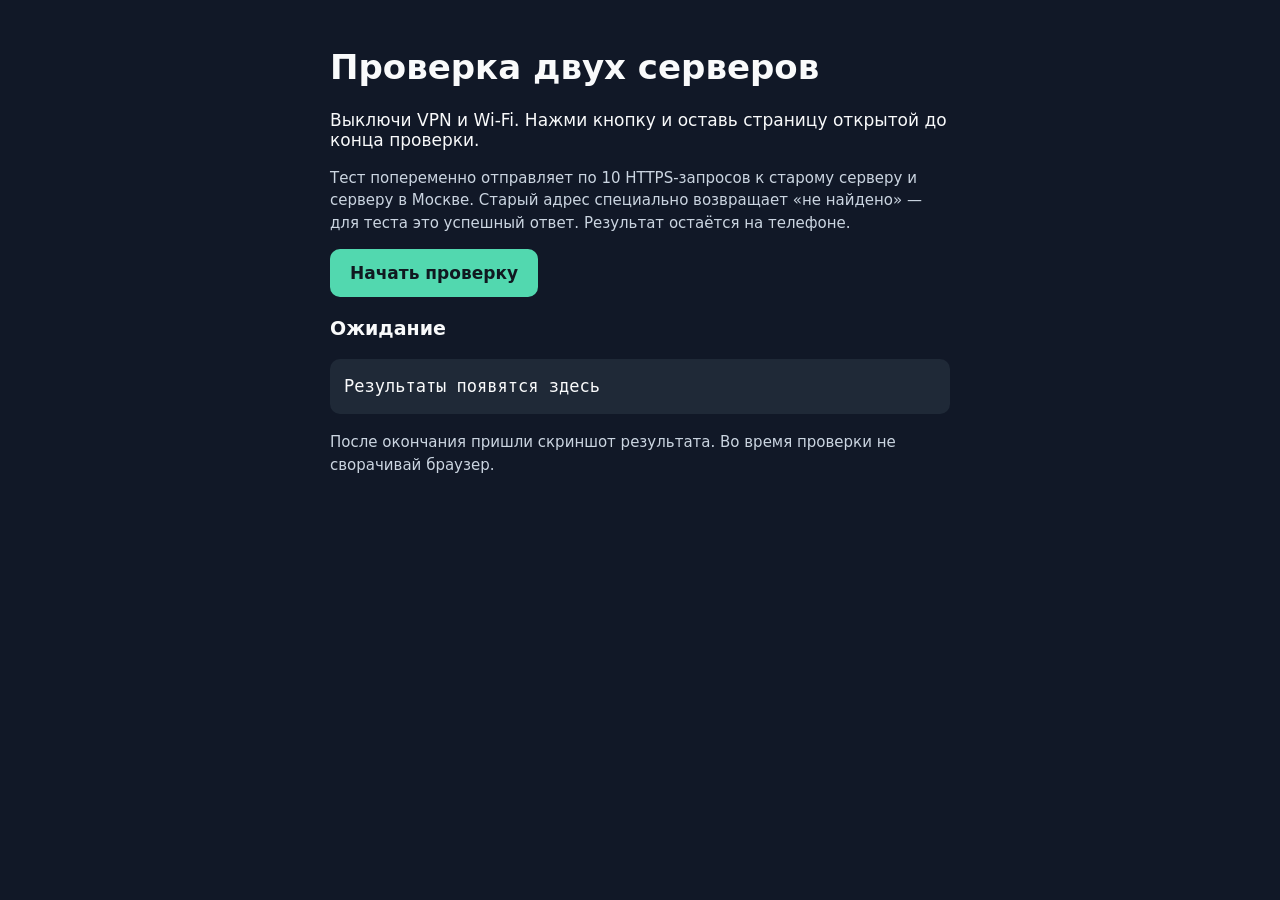
<file: server-check/index.html>
<!doctype html>
<html lang="ru"><head><meta charset="utf-8"><meta name="viewport" content="width=device-width,initial-scale=1"><meta name="robots" content="noindex,nofollow"><title>Сравнение серверов</title><style>body{font:17px system-ui;margin:0;background:#111827;color:#f9fafb}main{max-width:620px;margin:auto;padding:24px}button{font:inherit;padding:14px 20px;border:0;border-radius:10px;background:#52d8af;color:#101820;font-weight:700}button:disabled{opacity:.5}#status{margin:20px 0;font-size:19px;font-weight:700}pre{white-space:pre-wrap;line-height:1.6;background:#1f2937;border-radius:10px;padding:14px}.hint{color:#cbd5e1;font-size:15px;line-height:1.5}</style></head>
<body><main><h1>Проверка двух серверов</h1><p>Выключи VPN и Wi‑Fi. Нажми кнопку и оставь страницу открытой до конца проверки.</p><p class="hint">Тест попеременно отправляет по 10 HTTPS-запросов к старому серверу и серверу в Москве. Старый адрес специально возвращает «не найдено» — для теста это успешный ответ. Результат остаётся на телефоне.</p><button id="start">Начать проверку</button><div id="status">Ожидание</div><pre id="out">Результаты появятся здесь</pre><p class="hint">После окончания пришли скриншот результата. Во время проверки не сворачивай браузер.</p></main>
<script>
const targets=[{name:'Старый сервер',url:'https://progress.xn--d1ahbfqgvij6j.xn--80adxhks/diagnostic-connectivity-test-20261106'},{name:'Москва',url:'https://test.filmstudio.moscow/'}];
const btn=document.getElementById('start'), status=document.getElementById('status'), out=document.getElementById('out');
btn.onclick=async()=>{btn.disabled=true;let results=[[],[]], lines=[];out.textContent='Идёт проверка…';for(let i=0;i<10;i++){for(let t=0;t<2;t++){status.textContent='Проверка '+(i*2+t+1)+' из 20';const ctrl=new AbortController(), timer=setTimeout(()=>ctrl.abort(),8000), start=performance.now();let ok=false,reason='';try{await fetch(targets[t].url+'?check='+Date.now()+'-'+i+'-'+t,{mode:'no-cors',cache:'no-store',signal:ctrl.signal});ok=true}catch(e){reason=e.name==='AbortError'?'тайм-аут':'сетевая ошибка'}finally{clearTimeout(timer)}const seconds=((performance.now()-start)/1000).toFixed(1);results[t].push(ok);lines.push((i+1)+'. '+targets[t].name+': '+(ok?'ответ получен':'ОШИБКА: '+reason)+' ('+seconds+' сек.)');out.textContent=lines.join('\n');}}status.textContent='Готово';out.textContent='Старый сервер: '+results[0].filter(Boolean).length+'/10 ответов\nМосква: '+results[1].filter(Boolean).length+'/10 ответов\n\n'+lines.join('\n');btn.disabled=false;};
</script></body></html>
</file>
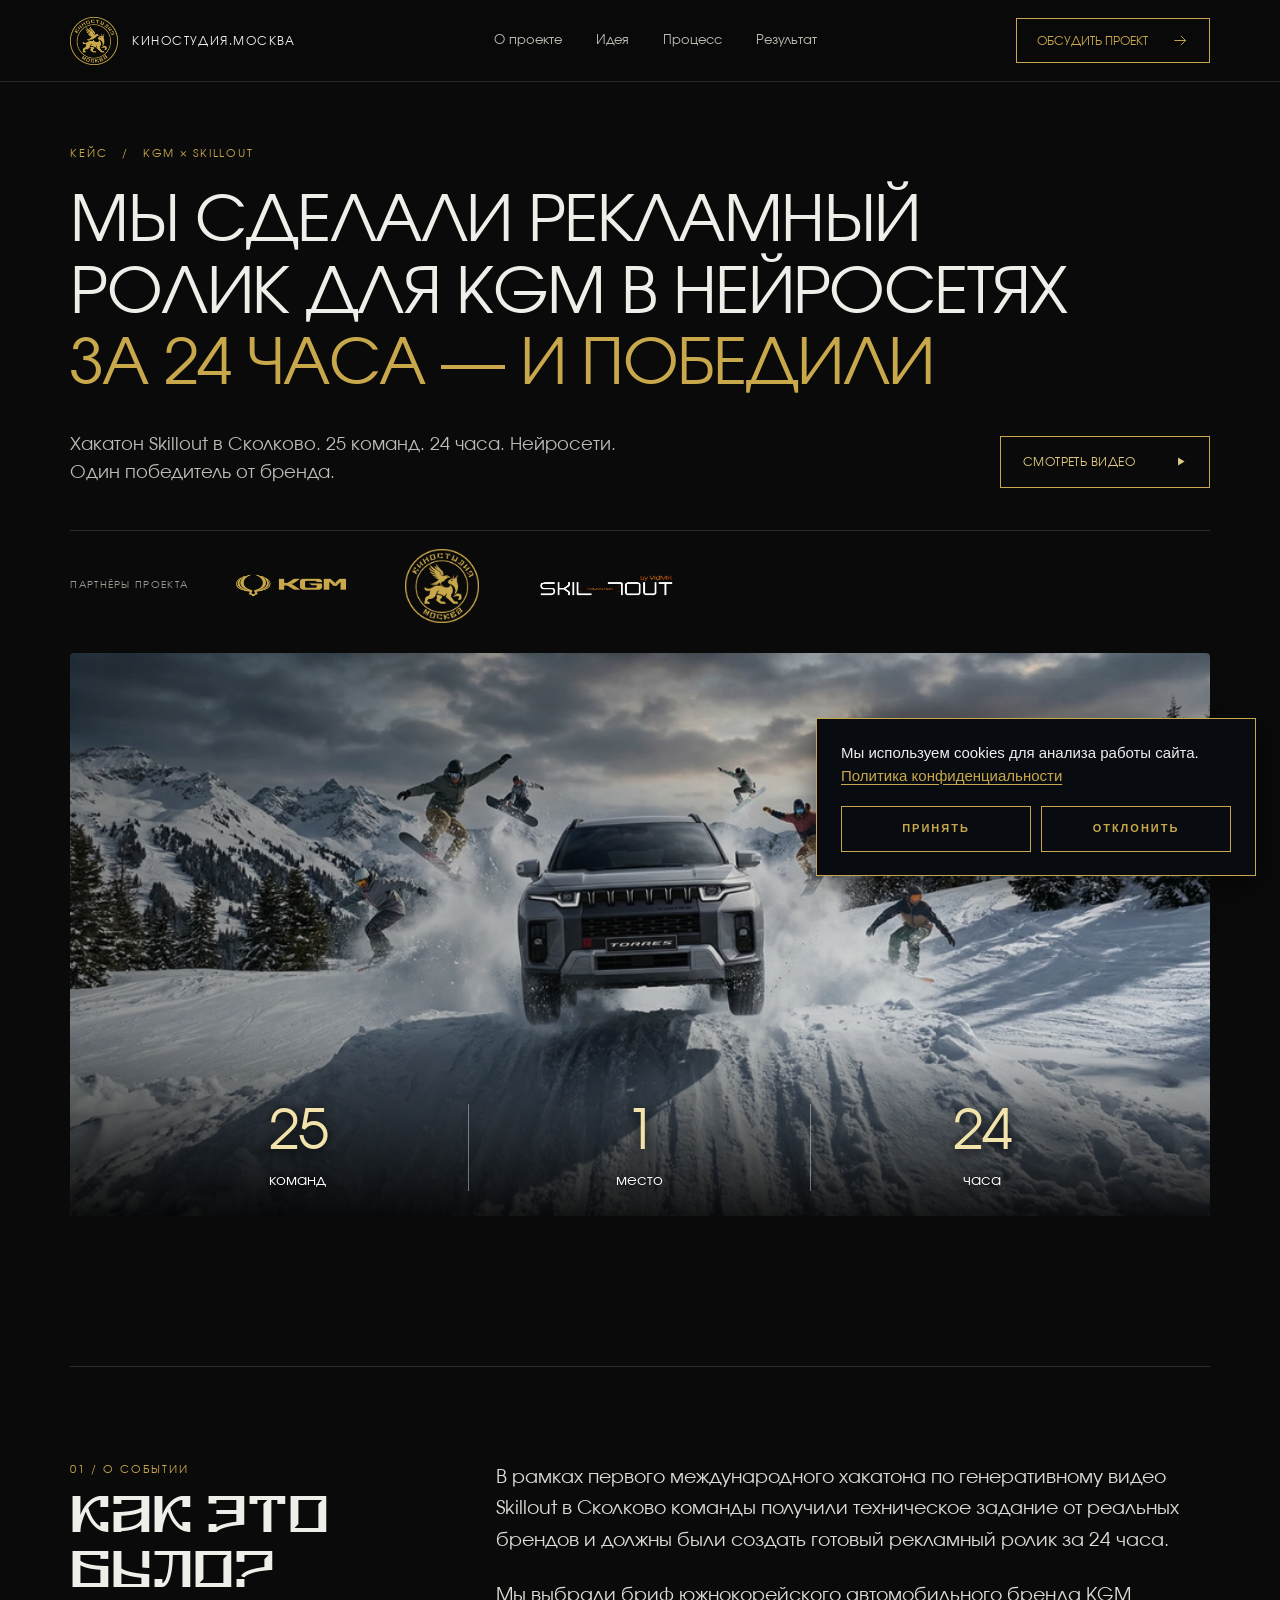
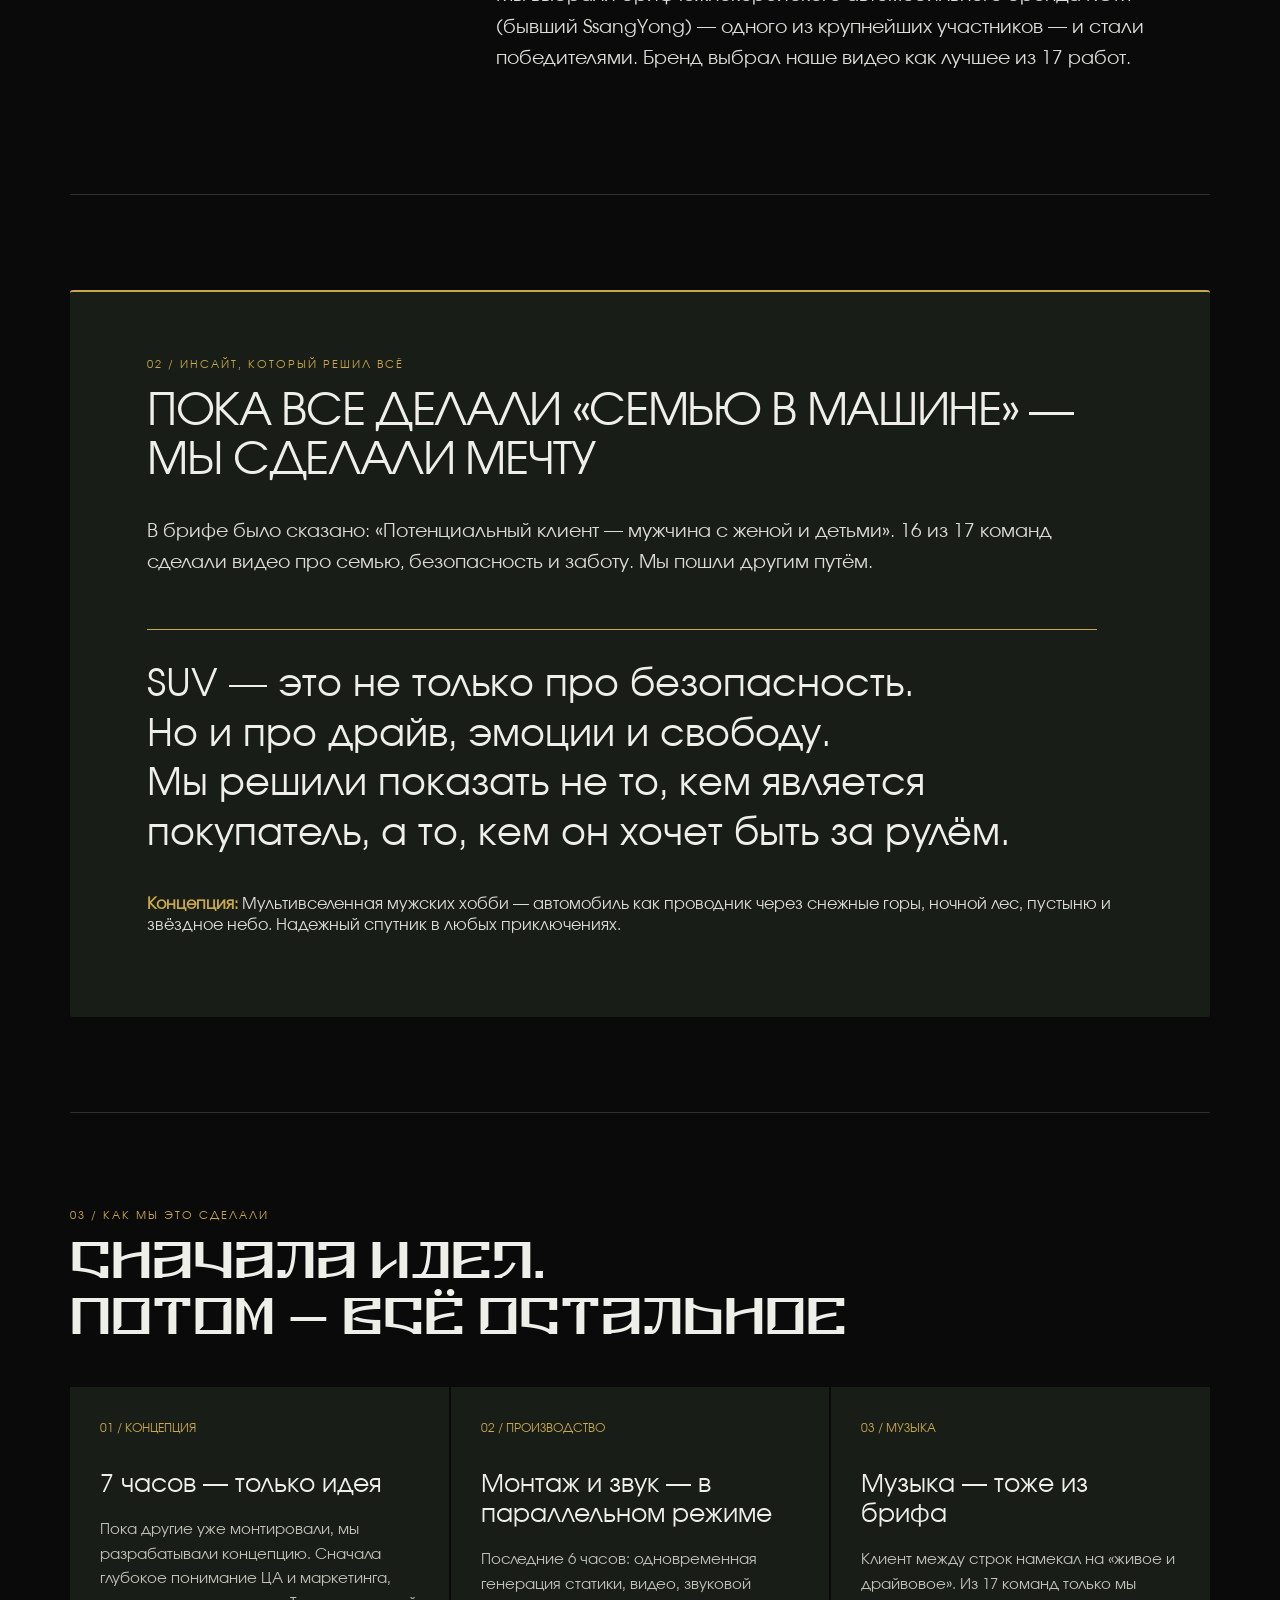
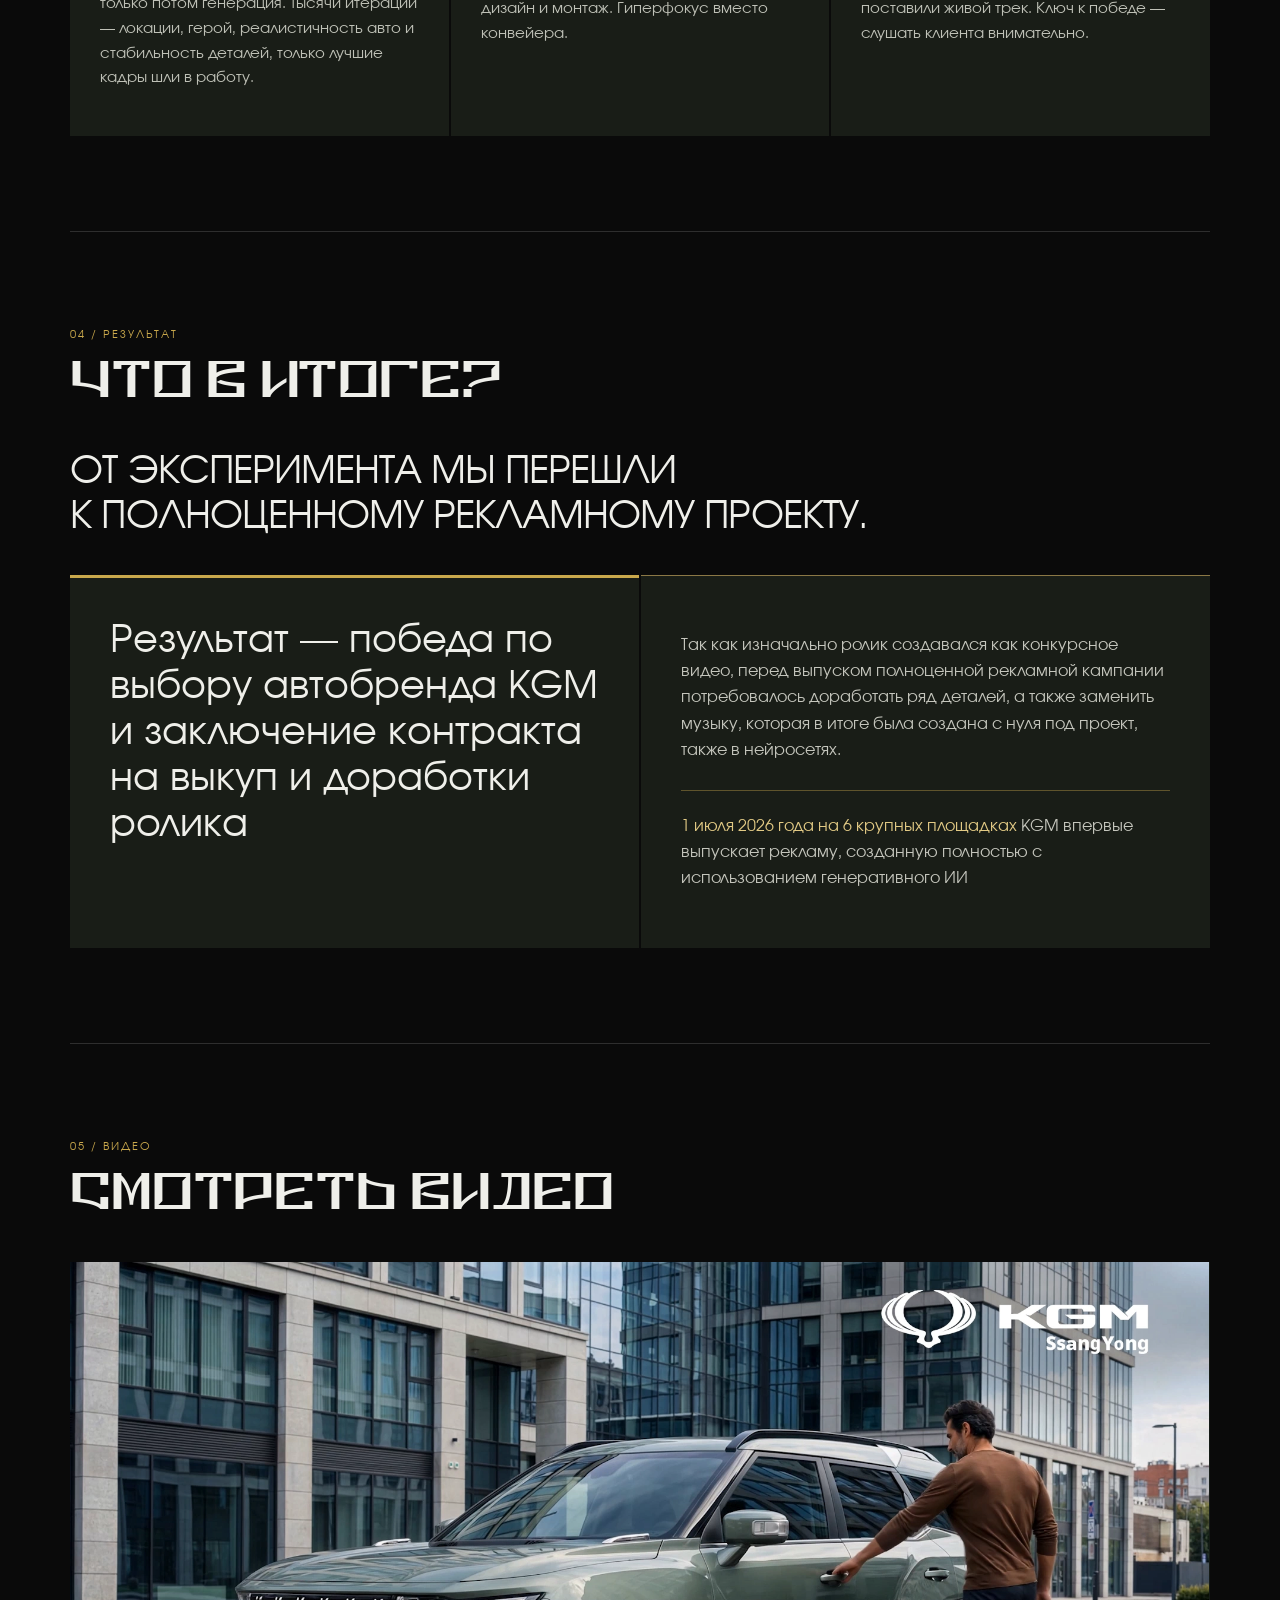
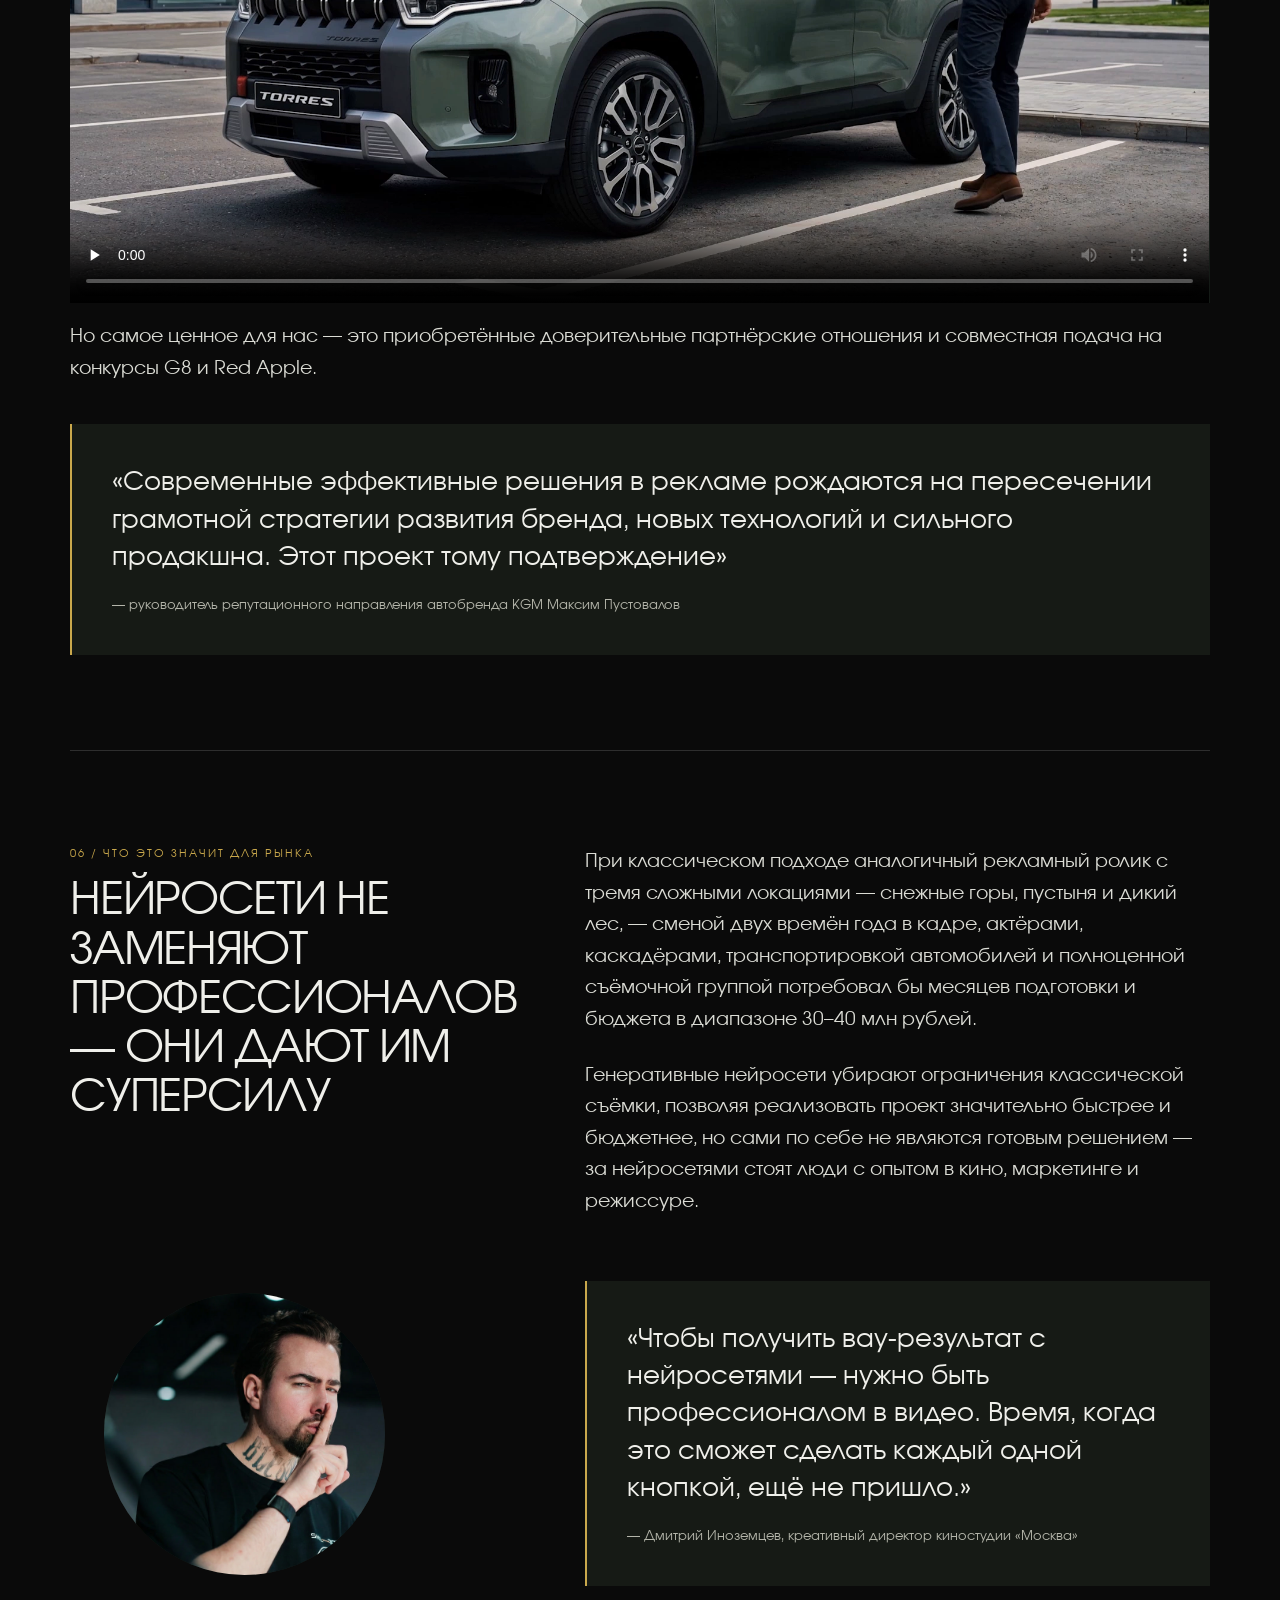
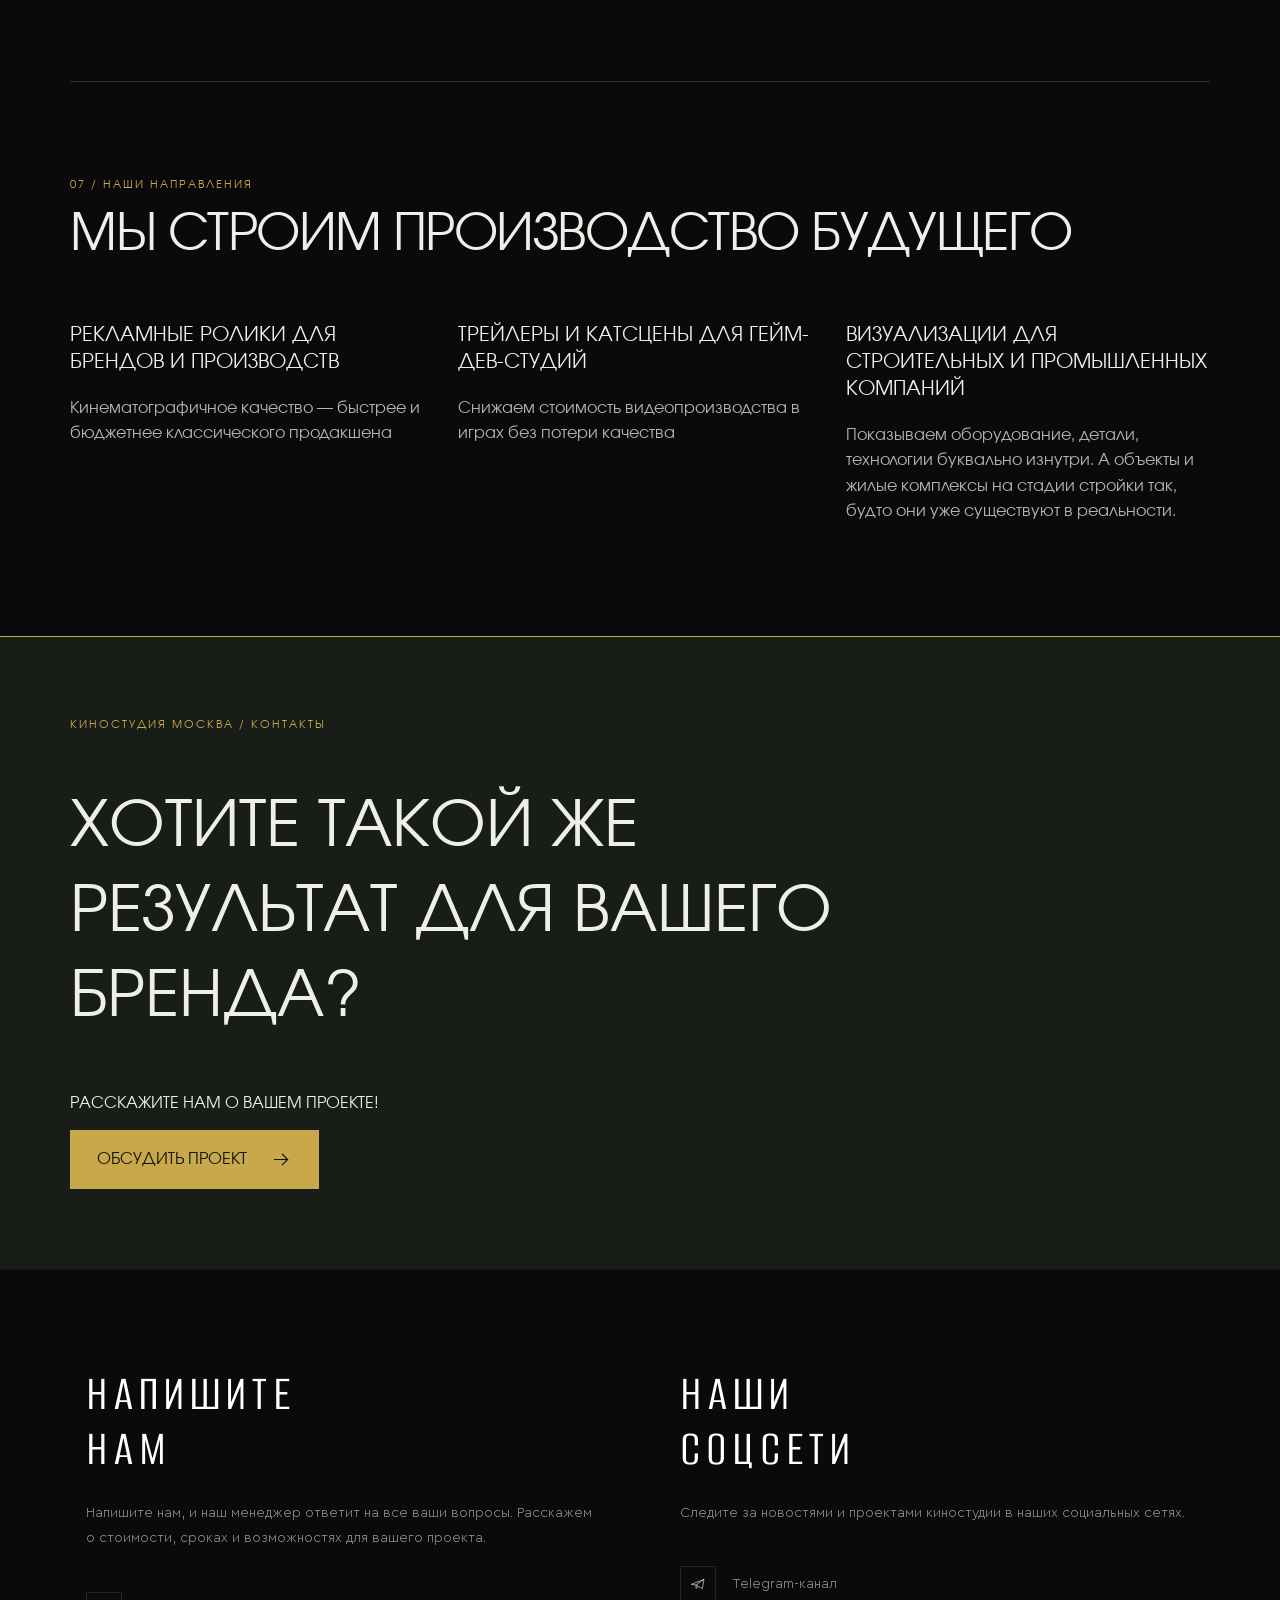
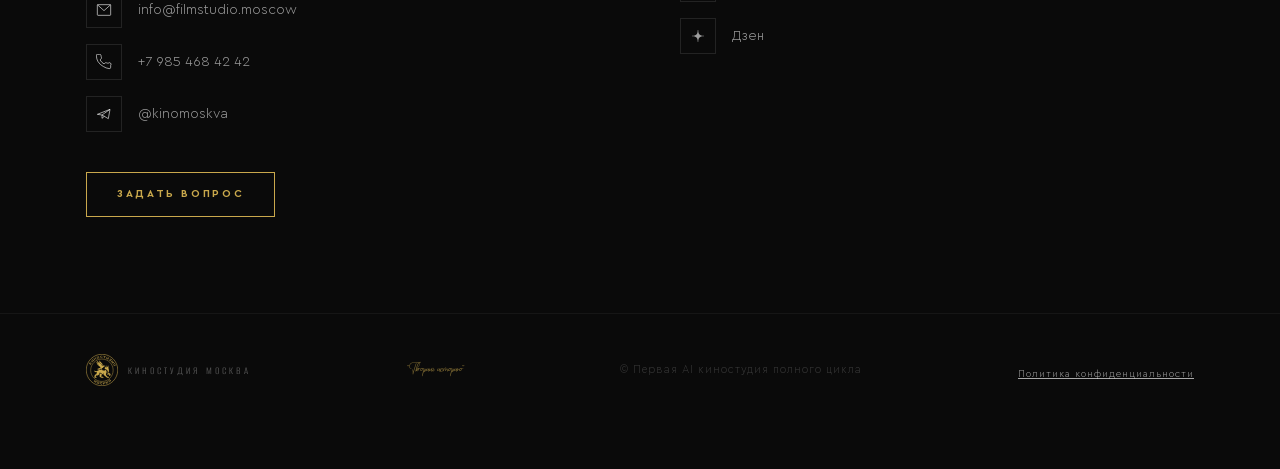
<file: case/kgmXskillout/index.html>
<!doctype html><html lang="ru"><head><meta charset="utf-8"><meta name="viewport" content="width=device-width,initial-scale=1"><title>KGM × Киностудия Москва — кейс</title><meta name="theme-color" content="#0a0a0a"><meta name="description" content="Кейс Киностудии Москва: AI-рекламный ролик для KGM на хакатоне Skillout в Сколково. Концепция, производство за 24 часа и победа по выбору бренда."><link rel="canonical" href="https://xn--d1ahbfqgvij6j.xn--80adxhks/case/kgmXskillout/"><meta property="og:type" content="article"><meta property="og:locale" content="ru_RU"><meta property="og:site_name" content="Киностудия Москва"><meta property="og:title" content="Конкурсный AI-ролик для KGM за 24 часа — Киностудия Москва"><meta property="og:description" content="AI-рекламный ролик для KGM на хакатоне Skillout в Сколково: концепция, производство и победа по выбору бренда."><meta property="og:url" content="https://xn--d1ahbfqgvij6j.xn--80adxhks/case/kgmXskillout/"><meta property="og:image" content="https://xn--d1ahbfqgvij6j.xn--80adxhks/case/kgmXskillout/assets/raw-02.jpg"><link rel="icon" type="image/png" sizes="96x96" href="/animals-brand-96.png"><link rel="icon" type="image/png" sizes="48x48" href="/animals-brand-48.png"><link rel="apple-touch-icon" sizes="180x180" href="/animals-brand-180.png"><script src="/cookie-consent.js?v=20261031d"></script><style>
@font-face{font-family:Involve;src:url('kgm2026/assets/b4dce650ab496c2d.ttf')}*{box-sizing:border-box}html{scroll-behavior:smooth}body{margin:0;background:#0b0d0b;color:#efefea;font-family:Involve,Arial,sans-serif}a{color:inherit;text-decoration:none}header{height:82px;display:flex;align-items:center;justify-content:space-between;padding:0 5.5%;border-bottom:1px solid #ffffff20}.brand{display:flex;align-items:center;gap:14px;font-size:12px;letter-spacing:.12em;text-transform:uppercase}.brand img{width:48px}.nav{display:flex;gap:34px;font-size:13px;color:#bdbdb4}.nav a:hover{color:#c9a84c}.cta{border:1px solid #c9a84c;padding:13px 20px;color:#c9a84c;font-size:12px}.wrap{max-width:1390px;margin:auto;padding:0 5.5%}.hero{padding:90px 0 50px}.eyebrow{font-size:11px;letter-spacing:.18em;text-transform:uppercase;color:#c9a84c}.hero h1{font-size:clamp(40px,6vw,88px);line-height:1.02;letter-spacing:-.04em;text-transform:uppercase;max-width:1150px;font-weight:400;margin:35px 0}.hero h1 span{color:#c9a84c}.lead{font-size:clamp(17px,1.6vw,22px);max-width:750px;line-height:1.5;color:#bcbdb5}.hero-bottom{display:flex;align-items:center;justify-content:space-between;gap:20px;margin:38px 0}.button{display:inline-flex;align-items:center;gap:36px;background:#c9a84c;color:#10120e;padding:19px 24px;font-size:13px;font-weight:bold}.meta{font-size:11px;letter-spacing:.14em;color:#999d90;text-transform:uppercase}.hero-img{height:clamp(270px,40vw,540px);background:linear-gradient(90deg,#0b0d0b66,transparent),url('kgm2026/assets/8791233aaa2bcea2.webp') center/cover;border-radius:4px}.stats{display:grid;grid-template-columns:repeat(3,1fr);gap:2px;margin:2px 0 110px}.stat{background:#191d17;padding:32px}.stat strong{display:block;color:#c9a84c;font-weight:400;font-size:clamp(42px,5vw,72px);letter-spacing:-.05em}.stat p{margin:8px 0 0;font-size:14px;color:#bbbdb4}.section{padding:95px 0;border-top:1px solid #ffffff25}.grid{display:grid;grid-template-columns:1fr 2fr;gap:6%}.section h2{font-size:clamp(30px,4vw,56px);line-height:1.1;font-weight:400;letter-spacing:-.03em;text-transform:uppercase;margin:15px 0 38px}.bodytext{font-size:clamp(17px,1.45vw,20px);line-height:1.7;color:#dbdcd5}.bodytext p{margin:0 0 24px}.insight{background:#c9a84c;color:#11140f;padding:65px clamp(26px,6vw,85px);border-radius:3px}.insight .eyebrow{color:#4f4b39}.insight h2{max-width:1000px;margin-bottom:30px}.insight .bodytext{color:#252820;max-width:920px}.insight blockquote{margin:50px 0 0;border-top:1px solid #6f6749;padding-top:30px;font-size:clamp(23px,3vw,40px);line-height:1.3;max-width:950px}.concept{margin-top:35px;color:#32372d}.steps{display:grid;grid-template-columns:repeat(3,1fr);gap:2px}.step{padding:30px;background:#191d17;min-height:290px}.num{color:#c9a84c;font-size:12px}.step h3{font-weight:400;font-size:25px;line-height:1.2;margin:32px 0 18px}.step p{color:#bfc1b7;font-size:15px;line-height:1.65}.result{display:grid;grid-template-columns:1fr 1fr;gap:2px}.result>div{background:#191d17;padding:40px}.result strong{font-weight:400;font-size:clamp(26px,3vw,40px);line-height:1.2}.result p{line-height:1.65;color:#c5c6bd}.film-link{display:flex;min-height:340px;align-items:end;padding:32px;background:linear-gradient(0deg,#090d0bdd,transparent),url('kgm2026/assets/8791233aaa2bcea2.webp') center/cover}.film-link span{font-size:20px}.quote{font-size:clamp(22px,2.5vw,34px);line-height:1.35;margin:40px 0 0;padding:40px;border-left:2px solid #c9a84c;background:#161a15}.quote small{display:block;font-size:13px;color:#b4b5aa;margin-top:20px;line-height:1.5}.directions{display:grid;grid-template-columns:repeat(3,1fr);gap:24px}.directions h3{font-size:20px;font-weight:400}.directions p{color:#b4b5aa;line-height:1.6}footer{background:#c9a84c;color:#12150f;padding:80px 0}footer h2{font-size:clamp(34px,5vw,65px);font-weight:400;max-width:850px;text-transform:uppercase}footer a{display:inline-block;border:1px solid #252820;padding:18px 26px}.tiny{font-size:12px;color:#75796e;margin-top:40px}@media(max-width:700px){header{height:70px}.nav{display:none}.hero{padding:55px 0 30px}.hero-bottom{align-items:flex-start;flex-direction:column}.stats{margin-bottom:45px}.stat{padding:17px 12px}.stat strong{font-size:37px}.stat p{font-size:12px}.grid,.result{grid-template-columns:1fr}.steps,.directions{grid-template-columns:1fr}.section{padding:65px 0}.step{min-height:auto}.hero h1{font-size:38px}.insight{padding:40px 25px}.quote{padding:24px}}

.result-heading{font-size:clamp(26px,3vw,40px);font-weight:400;line-height:1.16;letter-spacing:-.025em;max-width:950px;margin:0 0 35px;text-transform:uppercase}.film-video{display:block;width:100%;aspect-ratio:16/9;background:#141a16;object-fit:contain}.film-video:focus-visible,a:focus-visible{outline:3px solid #c9a84c;outline-offset:4px}@media(max-width:700px){header .cta{padding:11px;font-size:10px}.brand{font-size:10px}.brand img{width:40px}.stat strong{font-size:clamp(24px,7vw,37px)}.stat p{line-height:1.4}}

.partner-logos{display:flex;align-items:center;gap:clamp(32px,5vw,74px);margin:34px 0 40px}.partner-logos img{display:block;object-fit:contain;max-width:100%;height:auto}.partner-kgm{width:160px}.partner-studio{width:100px;margin:20px}.partner-skillout{width:185px}.brand span{white-space:nowrap}.hero h1{margin-top:0}.insight{background:#191d17;color:#efefea;border-top:2px solid #c9a84c}.insight .eyebrow{color:#c9a84c}.insight .bodytext,.insight .concept{color:#dbdcd5}.insight blockquote{border-color:#c9a84c}.insight .concept b{color:#c9a84c}footer{background:#191d17;color:#efefea;border-top:1px solid #c9a84c}footer .eyebrow{color:#c9a84c!important}footer a{background:#c9a84c;color:#11140f;border-color:#c9a84c}body{background:#0a0a0a}@media(max-width:700px){.partner-logos{gap:15px;justify-content:space-between;margin:22px 0 28px}.partner-kgm{width:25%}.partner-studio{width:96px;margin:8px}.partner-skillout{width:30%}.brand span{font-size:9px}.hero{padding-top:40px}}

/* Hero: a clear title, compact partner row and breathing space. */
.hero{padding:64px 0 50px}.hero-kicker{color:#c9a84c;letter-spacing:.16em}.hero h1{max-width:1050px;margin:26px 0 30px;font-size:clamp(38px,5vw,68px);line-height:1.12;letter-spacing:-.025em}.hero h1 span{color:#c9a84c}.hero-intro{display:flex;justify-content:space-between;align-items:end;gap:35px}.hero-intro .lead{margin:0;font-size:clamp(16px,1.4vw,19px);line-height:1.55;max-width:710px}.hero-intro .button{flex:none}.partner-bar{display:flex;align-items:center;gap:48px;border-top:1px solid #ffffff24;margin:42px 0 30px;padding-top:18px}.partners-label{font-size:10px;letter-spacing:.13em;color:#989b90;flex:none}.partner-logos{display:flex;align-items:center;gap:44px;margin:0}.partner-logos img{object-fit:contain;display:block}.partner-kgm{width:110px}.partner-studio{width:74px;margin:0 15px}.partner-skillout{width:136px}.hero-img{height:clamp(270px,40vw,540px)}
@media(max-width:700px){header{padding:0 5%;gap:12px}.brand span{font-size:9px}.hero{padding:38px 0 30px}.hero h1{font-size:clamp(32px,8vw,47px);line-height:1.13;margin:22px 0 24px}.hero-intro{align-items:flex-start;flex-direction:column;gap:22px}.hero-intro .lead{font-size:16px}.partner-bar{align-items:flex-start;flex-direction:column;gap:17px;margin:32px 0 24px;padding-top:20px}.partner-logos{width:100%;justify-content:space-between;gap:14px}.partner-kgm{width:25%;max-width:110px}.partner-studio{width:68px;margin:0 7px}.partner-skillout{width:31%;max-width:135px}.hero-img{height:260px}}

.people-portrait{margin:44px 0 0;width:min(281.75px,78%);aspect-ratio:1;overflow:hidden;border-radius:50%;background:#191d17}.people-portrait img{width:100%;height:100%;display:block;object-fit:cover;object-position:68% 28%}@media(max-width:700px){.people-portrait{width:190px;margin:5px 0 32px}}

@media(min-width:701px){.people-heading{display:flex;flex-direction:column;align-items:flex-start}.people-heading .people-portrait{align-self:center;margin:auto 0}}@media(max-width:700px){.people-heading .people-portrait{margin:5px auto 32px}}

@media(min-width:1000px){.people-heading{position:relative}.people-heading .people-portrait{position:absolute;left:50%;top:50%;transform:translate(-50%,-50%);margin:0}.people-section{min-height:1100px}.people-section>.bodytext{align-self:center}}

@media(min-width:701px){.people-section{min-height:0;row-gap:40px}.people-section .people-heading{position:static;display:block}.people-section>.bodytext{align-self:start}.people-section>.people-portrait{position:static;transform:translateX(-49px);justify-self:center;align-self:center;margin:0}.people-section>.quote{align-self:center;margin:0}}@media(max-width:700px){.people-section>.people-portrait{margin:16px auto 0}.people-section>.quote{margin-top:32px}}

.insight h2,.people-heading h2{font-size:clamp(27px,3.5vw,49px)}.quote{font-size:clamp(19px,2vw,27px);line-height:1.45}

.action-icon{width:21px;height:21px;display:block;flex:none;transition:transform .2s ease}.action-icon--down{transform:rotate(90deg)}a:hover .action-icon:not(.action-icon--down){transform:translateX(3px)}a:hover .action-icon--down{transform:rotate(90deg) translateX(3px)}header .cta,footer a{display:inline-flex;align-items:center;justify-content:space-between;gap:24px}header .cta .action-icon{width:17px;height:17px}.hero-intro .button{min-width:220px;justify-content:space-between}
.stats{display:grid;grid-template-columns:1fr 1fr 1.35fr;gap:0;margin:0 0 110px;background:#141713;border-top:1px solid #c9a84c}.stat{position:relative;background:none;padding:27px 36px 33px;min-height:193px;border-right:1px solid #ffffff1f;display:flex;flex-direction:column;justify-content:space-between}.stat:last-child{border-right:0}.stat-index{font-size:10px;letter-spacing:.14em;color:#969589}.stat-number{display:flex;align-items:baseline;gap:13px}.stat .stat-number strong{font-size:clamp(56px,6.2vw,88px);line-height:.95;letter-spacing:-.055em;color:#e2d4a4;font-weight:400}.stat-number span{font-size:16px;color:#d2d2c9}.stat .stat-number i{font-size:.65em;font-style:normal;color:#c9a84c;margin:0 .05em}.stat--result p{font-size:14px;line-height:1.45;margin:12px 0 0;max-width:250px;color:#c8c9bf}.stat--result{justify-content:initial;gap:15px}.stat--result .stat-number{margin-top:auto}
@media(max-width:700px){.stats{grid-template-columns:1fr 1fr;margin-bottom:48px}.stat{min-height:145px;padding:20px 18px}.stat:nth-child(2){border-right:0}.stat--result{grid-column:1/-1;border-top:1px solid #ffffff1f;min-height:150px;display:grid;grid-template-columns:1fr 1fr;align-items:end;gap:12px}.stat--result .stat-index{grid-column:1/-1}.stat .stat-number strong{font-size:clamp(50px,13vw,72px)}.stat--result p{font-size:13px;margin:0}.action-icon{width:19px;height:19px}.hero-intro .button{min-width:210px}}
@media(prefers-reduced-motion:reduce){.action-icon{transition:none}}

/* A single compact baseline for all three project facts. */
.stats{grid-template-columns:repeat(3,minmax(0,1fr));gap:0;background:#141713;border-top:1px solid #c9a84c}.stat,.stat--result{display:flex;flex-direction:column;justify-content:flex-start;align-items:flex-start;gap:10px;min-height:0;padding:24px 30px 27px;border-right:1px solid #ffffff20}.stat:last-child{border-right:0}.stat strong{display:block;color:#e2d4a4;font-size:clamp(38px,4vw,55px);line-height:1.05;letter-spacing:-.04em;font-weight:400;white-space:nowrap}.stat p,.stat--result p{margin:0;color:#c9cbc2;font-size:14px;line-height:1.45;max-width:290px}.stat:nth-child(3) strong{color:#e2d4a4}
@media(max-width:700px){.stats{grid-template-columns:1fr;margin-bottom:48px}.stat,.stat--result{grid-column:auto;display:grid;grid-template-columns:105px 1fr;align-items:center;gap:18px;min-height:0;padding:16px 18px;border-right:0;border-top:1px solid #ffffff1f}.stat:first-child{border-top:0}.stat strong{font-size:40px}.stat p,.stat--result p{font-size:14px;max-width:none}}

.stats{max-width:900px;margin:20px auto 100px;display:grid;grid-template-columns:repeat(3,minmax(0,1fr));gap:12px;background:transparent;border:0}.stats .stat{min-height:138px;padding:20px 18px;display:flex;flex-direction:column;justify-content:center;align-items:center;gap:8px;text-align:center;background:#151914;border:1px solid #ffffff20}.stats .stat strong{font-size:clamp(36px,3.4vw,48px);line-height:1.05}.stats .stat p{font-size:14px;line-height:1.4;max-width:240px;margin:0;color:#d0d1c8}.stats .stat:last-child{border:1px solid #ffffff20}
@media(max-width:700px){.stats{max-width:420px;grid-template-columns:repeat(2,minmax(0,1fr));gap:10px;margin:16px auto 50px}.stats .stat{min-height:116px;padding:17px 12px}.stats .stat strong{font-size:38px}.stats .stat:last-child{grid-column:1/-1;min-height:120px}.stats .stat p{font-size:13px}}

@media(min-width:701px){.stats{width:100%;max-width:none;display:flex;justify-content:space-between;gap:24px}.stats .stat{flex:0 1 290px;min-width:0}}

/* The selected cover treatment: facts integrated into the frame. */
.hero-frame{position:relative;overflow:hidden;border-radius:4px;margin-bottom:100px}.hero-frame .hero-img{height:clamp(350px,44vw,570px);border-radius:0}.hero-frame .stats{position:absolute;left:0;right:0;bottom:0;width:100%;max-width:none;margin:0;padding:75px 5% 25px;display:grid;grid-template-columns:repeat(3,minmax(0,1fr));gap:0;background:linear-gradient(transparent,rgba(0,0,0,.88));border:0}.hero-frame .stats .stat,.hero-frame .stats .stat:last-child{min-width:0;min-height:80px;padding:0 12px;display:flex;flex-direction:column;align-items:center;justify-content:center;gap:0;text-align:center;background:transparent;border:0;border-right:1px solid #ffffff66}.hero-frame .stats .stat:last-child{border-right:0}.hero-frame .stats .stat strong{font-size:clamp(40px,4.4vw,60px);line-height:1;color:#f2e2ab;text-shadow:0 2px 12px #000}.hero-frame .stats .stat p{margin:9px 0 0;color:#fff;font-size:15px;line-height:1.4;text-shadow:0 1px 6px #000}
@media(max-width:700px){.hero-frame{margin-bottom:48px}.hero-frame .hero-img{height:340px}.hero-frame .stats{padding:60px 0 17px}.hero-frame .stats .stat,.hero-frame .stats .stat:last-child{grid-column:auto;min-height:72px;padding:0 7px}.hero-frame .stats .stat strong{font-size:38px}.hero-frame .stats .stat p{font-size:13px}}

@media(max-width:700px){
.grid{column-gap:0;row-gap:28px}.people-section{min-height:0;row-gap:28px}.people-section .people-heading{display:block;position:static}.people-section>.people-portrait{position:static;transform:none;width:190px;max-width:65%;margin:0 auto;justify-self:center}.people-section>.quote{margin:0;align-self:auto}.people-section>.bodytext{align-self:auto}.people-section h2{margin-bottom:0}.quote{overflow-wrap:break-word}.insight h2,.people-heading h2,.section h2{overflow-wrap:break-word}.result>div{padding:26px}.hero-frame{isolation:isolate}
}

@media(max-width:360px){header{gap:8px}.brand{gap:7px}.brand img{width:32px}.brand span{font-size:8px}header .cta{font-size:9px;padding:9px 8px;gap:8px}header .cta .action-icon{width:14px;height:14px}}

.result>div:first-child{border-top:3px solid #c9a84c}.result>div:nth-child(2){border-top:1px solid #8b7846}.result .result-release{border-top:1px solid #c9a84c66;padding-top:22px;margin-top:26px}.result .result-release span{color:#e2ca85}

.hero-watch{height:52px;padding:0 22px;min-width:210px;border:1px solid #c9a84c;display:inline-flex;align-items:center;justify-content:space-between;gap:24px;flex:none;color:#e1ca83;font-size:12px;letter-spacing:.04em}.hero-watch svg{width:13px;height:13px;display:block}.hero-watch:hover{background:#c9a84c;color:#10120e}.hero-watch:focus-visible{outline:3px solid #ead79c;outline-offset:4px}@media(max-width:700px){.hero-watch{align-self:flex-start}}

.case-contacts{padding:96px 0;background:#0a0a0a;border-top:1px solid #ffffff14}.contact-grid{display:grid;grid-template-columns:repeat(2,minmax(0,1fr));gap:80px}.case-contacts h2{font-size:clamp(32px,3vw,45px);font-weight:400;letter-spacing:.08em;line-height:1.12;margin:0 0 24px}.case-contacts p{font-size:14px;line-height:1.8;color:#aaa;max-width:510px;margin:0 0 38px}.contact-list{display:flex;flex-direction:column;gap:16px}.contact-list a{display:flex;align-items:center;gap:16px;color:#bfc0b8;font-size:14px;width:fit-content}.contact-list a:hover{color:#c9a84c}.contact-icon{display:grid;place-items:center;width:38px;height:38px;border:1px solid #ffffff20;color:#bfc0b8;font-size:16px}.contact-cta{display:inline-flex;margin-top:38px;padding:15px 30px;border:1px solid #c9a84c;color:#c9a84c;font-size:11px;letter-spacing:.14em}.site-footer{padding:38px 0;background:#0a0a0a;color:#a6a79f;border-top:1px solid #ffffff14}.site-footer-inner{display:flex;align-items:center;justify-content:space-between;gap:24px}.site-footer .site-footer-brand{display:flex;align-items:center;gap:10px;padding:0;border:0;background:transparent;color:#aaa;font-size:10px;letter-spacing:.16em}.site-footer-brand img{width:35px;height:35px}.site-footer-tagline{color:#c9a84c;font-size:14px;font-style:italic}.site-footer-copy{font-size:11px;color:#85877f}.site-footer-privacy{border:0;background:none;color:#aaa;padding:8px 0;font:inherit;font-size:11px;text-decoration:underline;cursor:pointer}#privacy-modal a{display:inline;color:#c9a84c;padding:0;border:0;background:none}@media(max-width:700px){.case-contacts{padding:65px 0}.contact-grid{grid-template-columns:1fr;gap:55px}.site-footer-inner{flex-direction:column;align-items:center;text-align:center;gap:16px}#privacy-modal>div{margin:20px 12px!important;padding:52px 22px 28px!important}.case-end{padding:60px 0}}

.contact-icon svg{width:17px;height:17px}

.original-footer-frame{display:block;width:100%;height:800px;border:0;background:#0a0a0a;overflow:hidden}

/* Subtle interaction states for the case navigation and calls to action. */
header .nav a{position:relative;transition:color .22s ease}header .nav a::after{content:"";position:absolute;left:0;right:0;bottom:-8px;height:1px;background:#c9a84c;transform:scaleX(0);transform-origin:left;transition:transform .22s ease}header .nav a:hover,header .nav a:focus-visible{color:#f3ead2}header .nav a:hover::after,header .nav a:focus-visible::after{transform:scaleX(1)}
header .cta,.hero-watch{transition:background-color .24s ease,color .24s ease,border-color .24s ease}header .cta:hover,header .cta:focus-visible,.hero-watch:hover,.hero-watch:focus-visible{background:#c9a84c;color:#10120e}.hero-watch svg{transition:transform .24s ease;transform-origin:center}.hero-watch:hover svg,.hero-watch:focus-visible svg{transform:scale(1.16)}.case-end a{transition:background-color .24s ease,color .24s ease,border-color .24s ease}.case-end a:hover,.case-end a:focus-visible{background:transparent;color:#e2ca85;border-color:#c9a84c}.case-end a:hover .action-icon{transform:translateX(3px)}a:focus-visible{outline:2px solid #e4cf93;outline-offset:4px}
@media(hover:none){header .cta:active,.hero-watch:active{background:#c9a84c;color:#10120e}.case-end a:active{background:transparent;color:#e2ca85;border-color:#c9a84c}}
@media(prefers-reduced-motion:reduce){header .nav a,header .nav a::after,header .cta,.hero-watch,.hero-watch svg,.case-end a,.action-icon{transition:none!important}html{scroll-behavior:auto}}

@media(hover:none){.hero-watch:active,header .cta:active,.case-end a:active{transform:scale(.97);transition:transform .12s ease,background-color .12s ease,color .12s ease}}
@media(prefers-reduced-motion:no-preference){.reveal-pending{opacity:0;transform:translateY(16px)}.reveal-pending.reveal-visible{opacity:1;transform:translateY(0);transition:opacity .48s ease,transform .48s ease}}

/* Refined, translucent button states and portrait interaction. */
@media(hover:hover){header .cta:hover,.hero-watch:hover{background:rgba(201,168,76,.16);color:#f0d890;border-color:#d8bd70} .case-end a:hover{background:rgba(201,168,76,.16);color:#f0d890;border-color:#d8bd70}.people-portrait img{transition:transform .55s cubic-bezier(.2,.65,.25,1)}.people-portrait:hover img{transform:scale(1.08)}}
header .cta:focus-visible,.hero-watch:focus-visible{background:rgba(201,168,76,.16);color:#f0d890}.case-end a:focus-visible{background:rgba(201,168,76,.16);color:#f0d890}@media(hover:none){header .cta:active,.hero-watch:active,.case-end a:active{background:rgba(201,168,76,.18);color:#f0d890}}
@media(prefers-reduced-motion:no-preference){.reveal-pending{transform:translateY(22px)}.reveal-pending.reveal-visible{transition:opacity .68s ease,transform .68s cubic-bezier(.2,.65,.25,1)}}
@media(prefers-reduced-motion:reduce){.people-portrait img{transition:none!important}}

body>header{position:sticky;top:0;z-index:100;background:rgba(10,10,10,.94);backdrop-filter:blur(12px);-webkit-backdrop-filter:blur(12px)}#story,#idea,#process,#result,#film,#contacts{scroll-margin-top:100px}@media(max-width:700px){#story,#idea,#process,#result,#film,#contacts{scroll-margin-top:82px}}
@media (min-width:701px) and (max-width:900px){header .nav{display:none}header .cta{white-space:nowrap}}
@font-face{font-family:'Belozersk Case';src:url('kgm2026/site-footer/seo-assets/f9d3b7fd0845e3368933.woff') format('woff');font-weight:400;font-display:swap}
#story h2,#process>h2,#result>h2,#film>h2{font-family:'Belozersk Case',serif;font-weight:400;letter-spacing:0;line-height:1.08}
</style><script type="application/ld+json">{"@context": "https://schema.org", "@type": "Article", "headline": "Мы сделали рекламный ролик для KGM в нейросетях за 24 часа — и победили", "mainEntityOfPage": "https://xn--d1ahbfqgvij6j.xn--80adxhks/case/kgmXskillout/", "image": "https://xn--d1ahbfqgvij6j.xn--80adxhks/case/kgmXskillout/assets/raw-02.jpg", "author": {"@type": "Organization", "name": "Киностудия Москва", "url": "https://xn--d1ahbfqgvij6j.xn--80adxhks/"}, "publisher": {"@id": "https://xn--d1ahbfqgvij6j.xn--80adxhks/#organization"}}</script></head><body><header><a class="brand" href="https://киностудия.москва/"><img src="kgm2026/assets/full_zoloto.png" alt="Киностудия Москва"><span>Киностудия.Москва</span></a><nav class="nav"><a href="#story">О проекте</a><a href="#idea">Идея</a><a href="#process">Процесс</a><a href="#result">Результат</a></nav><a class="cta" href="https://t.me/m/L3l68gJKNDNi">ОБСУДИТЬ ПРОЕКТ <svg class="action-icon" viewBox="0 0 24 24" fill="none" aria-hidden="true"><path d="M4 12h15M13 6l6 6-6 6" stroke="currentColor" stroke-width="1.35" stroke-linecap="square" stroke-linejoin="miter"/></svg></a></header><main><div class="wrap"><section class="hero"><div class="eyebrow hero-kicker">Кейс &nbsp; / &nbsp; KGM × SKILLOUT</div><h1>Мы сделали рекламный ролик для KGM в нейросетях <span>за 24 часа — и победили</span></h1><div class="hero-intro"><p class="lead">Хакатон Skillout в Сколково. 25 команд. 24 часа. Нейросети.<br>Один победитель от бренда.</p><a class="hero-watch" href="#film"><span>СМОТРЕТЬ ВИДЕО</span><svg viewBox="0 0 16 16" fill="currentColor" aria-hidden="true"><path d="M5 3 13 8 5 13z"/></svg></a></div><div class="partner-bar"><div class="partners-label">ПАРТНЁРЫ ПРОЕКТА</div><div class="partner-logos" aria-label="Партнёры проекта"><img class="partner-kgm" src="kgm2026/assets/299a1b224257c564.png" alt="KGM"><img class="partner-studio" src="kgm2026/assets/full_zoloto.png" alt="Киностудия.Москва"><img class="partner-skillout" src="kgm2026/assets/34259a72dbc5b05e.png" alt="Skillout"></div></div><div class="hero-frame"><div class="hero-img" role="img" aria-label="Автомобиль KGM в заснеженных горах"></div><div class="stats" aria-label="Ключевые факты проекта"><div class="stat"><strong>25</strong><p>команд</p></div><div class="stat"><strong>1</strong><p>место</p></div><div class="stat"><strong>24</strong><p>часа</p></div></div></div></section><section id="story" class="section grid"><div><div class="eyebrow">01 / О событии</div><h2>Как это было?</h2></div><div class="bodytext"><p>В рамках первого международного хакатона по генеративному видео Skillout в Сколково команды получили техническое задание от реальных брендов и должны были создать готовый рекламный ролик за 24 часа.</p><p>Мы выбрали бриф южнокорейского автомобильного бренда KGM (бывший SsangYong) — одного из крупнейших участников — и стали победителями. Бренд выбрал наше видео как лучшее из 17 работ.</p></div></section><section id="idea" class="section"><div class="insight"><div class="eyebrow">02 / Инсайт, который решил всё</div><h2>Пока все делали «семью в машине» — мы сделали мечту</h2><div class="bodytext"><p>В брифе было сказано: «Потенциальный клиент — мужчина с женой и детьми». 16 из 17 команд сделали видео про семью, безопасность и заботу. Мы пошли другим путём.</p></div><blockquote>SUV — это не только про безопасность.<br>Но и про драйв, эмоции и свободу.<br>Мы решили показать не то, кем является покупатель, а то, кем он хочет быть за рулём.</blockquote><p class="concept"><b>Концепция:</b> Мультивселенная мужских хобби — автомобиль как проводник через снежные горы, ночной лес, пустыню и звёздное небо. Надежный спутник в любых приключениях.</p></div></section><section id="process" class="section"><div class="eyebrow">03 / Как мы это сделали</div><h2>Сначала идея.<br>Потом — всё остальное</h2><div class="steps"><article class="step"><span class="num">01 / КОНЦЕПЦИЯ</span><h3>7 часов — только идея</h3><p>Пока другие уже монтировали, мы разрабатывали концепцию. Сначала глубокое понимание ЦА и маркетинга, только потом генерация. Тысячи итераций — локации, герой, реалистичность авто и стабильность деталей, только лучшие кадры шли в работу.</p></article><article class="step"><span class="num">02 / ПРОИЗВОДСТВО</span><h3>Монтаж и звук — в параллельном режиме</h3><p>Последние 6 часов: одновременная генерация статики, видео, звуковой дизайн и монтаж. Гиперфокус вместо конвейера.</p></article><article class="step"><span class="num">03 / МУЗЫКА</span><h3>Музыка — тоже из брифа</h3><p>Клиент между строк намекал на «живое и драйвовое». Из 17 команд только мы поставили живой трек. Ключ к победе — слушать клиента внимательно.</p></article></div></section><section id="result" class="section"><div class="eyebrow">04 / Результат</div><h2>Что в итоге?</h2><h3 class="result-heading">От эксперимента мы перешли<br>к полноценному рекламному проекту.</h3><div class="result"><div><strong>Результат — победа по выбору автобренда KGM и заключение контракта на выкуп и доработки ролика</strong></div><div><p>Так как изначально ролик создавался как конкурсное видео, перед выпуском полноценной рекламной кампании потребовалось доработать ряд деталей, а также заменить музыку, которая в итоге была создана с нуля под проект, также в нейросетях.</p><p class="result-release"><span>1 июля 2026 года на 6 крупных площадках</span> KGM впервые выпускает рекламу, созданную полностью с использованием генеративного ИИ</p></div></div></section><section id="film" class="section"><div class="eyebrow">05 / Видео</div><h2>Смотреть видео</h2><video class="film-video" controls playsinline preload="none" poster="kgm2026/assets/film.webp" aria-label="Смотреть рекламный ролик KGM"><source src="/full/hackathon.mp4?v=20260727-2" type="video/mp4">Ваш браузер не поддерживает видео.</video><p class="bodytext">Но самое ценное для нас — это приобретённые доверительные партнёрские отношения и совместная подача на конкурсы G8 и Red Apple.</p><blockquote class="quote">«Современные эффективные решения в рекламе рождаются на пересечении грамотной стратегии развития бренда, новых технологий и сильного продакшна. Этот проект тому подтверждение»<small>— руководитель репутационного направления автобренда KGM Максим Пустовалов</small></blockquote></section><section class="section grid people-section"><div class="people-heading"><div class="eyebrow">06 / Что это значит для рынка</div><h2>Нейросети не заменяют профессионалов — они дают им суперсилу</h2></div><div class="bodytext"><p>При классическом подходе аналогичный рекламный ролик с тремя сложными локациями — снежные горы, пустыня и дикий лес, — сменой двух времён года в кадре, актёрами, каскадёрами, транспортировкой автомобилей и полноценной съёмочной группой потребовал бы месяцев подготовки и бюджета в диапазоне 30–40 млн рублей.</p><p>Генеративные нейросети убирают ограничения классической съёмки, позволяя реализовать проект значительно быстрее и бюджетнее, но сами по себе не являются готовым решением — за нейросетями стоят люди с опытом в кино, маркетинге и режиссуре.</p></div><figure class="people-portrait"><img src="kgm2026/assets/dmitry.jpg" alt="Дмитрий Иноземцев" loading="lazy"></figure><blockquote class="quote">«Чтобы получить вау-результат с нейросетями — нужно быть профессионалом в видео. Время, когда это сможет сделать каждый одной кнопкой, ещё не пришло.»<small>— Дмитрий Иноземцев, креативный директор киностудии «Москва»</small></blockquote></section><section class="section"><div class="eyebrow">07 / Наши направления</div><h2>Мы строим производство будущего</h2><div class="directions"><div><h3>РЕКЛАМНЫЕ РОЛИКИ ДЛЯ БРЕНДОВ И ПРОИЗВОДСТВ</h3><p>Кинематографичное качество — быстрее и бюджетнее классического продакшена</p></div><div><h3>ТРЕЙЛЕРЫ И КАТСЦЕНЫ ДЛЯ ГЕЙМ-ДЕВ-СТУДИЙ</h3><p>Снижаем стоимость видеопроизводства в играх без потери качества</p></div><div><h3>ВИЗУАЛИЗАЦИИ ДЛЯ СТРОИТЕЛЬНЫХ И ПРОМЫШЛЕННЫХ КОМПАНИЙ</h3><p>Показываем оборудование, детали, технологии буквально изнутри. А объекты и жилые комплексы на стадии стройки так, будто они уже существуют в реальности.</p></div></div></section></div></main><footer class="case-end"><div class="wrap"><div class="eyebrow" style="color:#57503c">Киностудия Москва / Контакты</div><h2>Хотите такой же результат для вашего бренда?</h2><p>РАССКАЖИТЕ НАМ О ВАШЕМ ПРОЕКТЕ!</p><a href="https://t.me/m/L3l68gJKNDNi">ОБСУДИТЬ ПРОЕКТ <svg class="action-icon" viewBox="0 0 24 24" fill="none" aria-hidden="true"><path d="M4 12h15M13 6l6 6-6 6" stroke="currentColor" stroke-width="1.35" stroke-linecap="square" stroke-linejoin="miter"/></svg></a></div></footer><iframe id="contacts" class="original-footer-frame" src="kgm2026/site-footer/" title="Контакты и подвал Киностудии Москва" scrolling="no"></iframe><script>window.addEventListener('message',function(e){if(e.origin===location.origin&&e.data&&e.data.kind==='kinostudio-footer-height'){var f=document.querySelector('.original-footer-frame');if(f&&e.source===f.contentWindow&&Number.isFinite(e.data.height))f.style.height=e.data.height+'px'}});</script>  <!-- PRIVACY POLICY MODAL -->
  <div id="privacy-modal" style="
    display:none; position:fixed; inset:0; z-index:10000;
    background:rgba(0,0,0,0.85); overflow-y:auto;
  " onclick="if(event.target===this)closePrivacy()">
    <div style="
      max-width:800px; margin:60px auto; padding:60px;
      background:#111; border:0.75px solid rgba(201,168,76,0.2);
      position:relative;
    ">
      <!-- Close button -->
      <button onclick="closePrivacy()" style="
        position:absolute; top:24px; right:24px;
        background:none; border:none; cursor:pointer; padding:8px;
        color:#C9A84C; font-size:20px; line-height:1;
      ">✕</button>

      <!-- Content -->
      <div style="font-family:'Cera Pro',sans-serif; color:rgba(255,255,255,0.85); line-height:1.8; font-size:14px;">
        <h2 class="privacy-title" style="font-family:'Alumni Sans',sans-serif; font-size:28px; letter-spacing:3px; color:#C9A84C; margin:0 0 8px 0; text-transform:uppercase;">Политика обработки персональных данных и файлов Cookie</h2>
        <p style="color:rgba(255,255,255,0.4); font-size:12px; margin:0 0 40px 0;">Дата публикации: 09.05.2026 г. &nbsp;|&nbsp; Редакция: №1<br>Сайт: <a href="https://киностудия.москва" style="color:#C9A84C;">https://киностудия.москва</a></p>

        <h2 style="font-size:15px; letter-spacing:2px; color:#C9A84C; margin:32px 0 12px; text-transform:uppercase;">1. Общие положения</h2>
        <p>1.1. Настоящая Политика обработки персональных данных и файлов cookie определяет порядок обработки и защиты персональных данных пользователей сайта <a href="https://киностудия.москва" style="color:#C9A84C;">https://киностудия.москва</a></p>
        <p><strong style="color:#fff;">1.2. Оператором персональных данных является:</strong></p>
        <p>Индивидуальный предприниматель <strong style="color:#fff;">Ласточкин Егор Викторович</strong><br>
        ИНН: 500308265589<br>
        ОГРНИП: 325774600762044<br>
        Бренд / коммерческое обозначение: «Киностудия Москва»<br>
        Контакт: <a href="mailto:info@filmstudio.moscow" style="color:#C9A84C;">info@filmstudio.moscow</a><br>
        Адрес: 121205, Россия, Москва, Инновационный центр Сколково, Большой бульвар, 42с1, офис 344</p>
        <p>1.3. Сайт является информационным шоурумом Оператора и предназначен для ознакомления пользователей с услугами, портфолио, визуальными концептами, AI-видео, рекламными креативами, анимацией, клипами, сниппетами и иными продакшен-услугами Оператора.</p>
        <p>1.4. Материалы сайта носят информационный характер и не являются публичной офертой, если иное прямо не указано на соответствующей странице сайта.</p>
        <p>1.5. Используя сайт, направляя заявку, сообщение, бриф или иные данные через формы сайта, пользователь подтверждает, что ознакомился с настоящей Политикой.</p>

        <h2 style="font-size:15px; letter-spacing:2px; color:#C9A84C; margin:32px 0 12px; text-transform:uppercase;">2. Термины</h2>
        <p>2.1. <strong style="color:#fff;">Персональные данные</strong> — любая информация, относящаяся прямо или косвенно к определенному или определяемому физическому лицу.</p>
        <p>2.2. <strong style="color:#fff;">Пользователь</strong> — физическое лицо, посещающее сайт и/или направляющее Оператору сведения через формы сайта, электронную почту, мессенджеры или иные каналы связи, указанные на сайте.</p>
        <p>2.3. <strong style="color:#fff;">Обработка персональных данных</strong> — любое действие с персональными данными, включая сбор, запись, систематизацию, хранение, уточнение, использование, передачу, блокирование, удаление и уничтожение.</p>
        <p>2.4. <strong style="color:#fff;">Файлы cookie</strong> — небольшие фрагменты данных, которые могут сохраняться на устройстве пользователя и использоваться для работы сайта, аналитики, безопасности и улучшения пользовательского опыта.</p>

        <h2 style="font-size:15px; letter-spacing:2px; color:#C9A84C; margin:32px 0 12px; text-transform:uppercase;">3. Какие данные обрабатываются</h2>
        <p>3.1. Оператор может обрабатывать следующие категории персональных данных пользователей:</p>
        <ul style="padding-left:20px; margin:12px 0;">
          <li>имя и фамилия;</li>
          <li>номер телефона;</li>
          <li>адрес электронной почты;</li>
          <li>название компании или проекта;</li>
          <li>должность или роль представителя компании;</li>
          <li>никнейм или контакт в мессенджере;</li>
          <li>сведения, указанные пользователем в сообщении, заявке, брифе или комментарии;</li>
          <li>сведения о проекте, которые пользователь добровольно направляет Оператору;</li>
          <li>технические данные: IP-адрес, сведения о браузере, устройстве, операционной системе, дата и время посещения сайта, источник перехода, просмотренные страницы;</li>
          <li>cookie-идентификаторы и аналогичные технические идентификаторы, если они используются на сайте.</li>
        </ul>
        <p>3.2. Оператор не запрашивает через сайт специальные категории персональных данных: сведения о здоровье, политических взглядах, религиозных убеждениях, интимной жизни, судимости, а также биометрические персональные данные.</p>
        <p>3.3. Пользователь не должен направлять через формы сайта персональные данные третьих лиц, изображения людей, голоса, документы, фотографии, видео, логотипы, товарные знаки, коммерческие материалы или иные объекты, если у пользователя отсутствуют права и согласия на их передачу Оператору.</p>

        <h2 style="font-size:15px; letter-spacing:2px; color:#C9A84C; margin:32px 0 12px; text-transform:uppercase;">4. Цели обработки персональных данных</h2>
        <p>Оператор обрабатывает персональные данные только в объеме, необходимом для следующих целей:</p>
        <ol style="padding-left:20px; margin:12px 0;">
          <li>Обработка заявки пользователя</li>
          <li>Ответ на обращение пользователя</li>
          <li>Подготовка коммерческого предложения</li>
          <li>Работа сайта и обеспечение безопасности</li>
          <li>Аналитика посещаемости сайта</li>
        </ol>

        <h2 style="font-size:15px; letter-spacing:2px; color:#C9A84C; margin:32px 0 12px; text-transform:uppercase;">5. Файлы cookie и аналитика</h2>
        <p>5.1. Сайт может использовать технические cookies, необходимые для корректной работы сайта.</p>
        <p>5.2. Сайт может использовать аналитические cookies и метрические сервисы.</p>
        <p>5.3. Аналитические, рекламные и маркетинговые cookies используются только при наличии надлежащего правового основания.</p>
        <p>5.4. Пользователь может ограничить или отключить использование cookies в настройках своего браузера. При отключении cookies отдельные функции сайта могут работать некорректно.</p>
        <p>5.5. Срок хранения cookies зависит от типа cookie и настроек соответствующего сервиса. Оператор не использует cookies для незаконного отслеживания пользователя или передачи данных третьим лицам без правового основания.</p>

        <h2 style="font-size:15px; letter-spacing:2px; color:#C9A84C; margin:32px 0 12px; text-transform:uppercase;">6. Передача данных третьим лицам</h2>
        <p>6.1. Оператор не продает персональные данные пользователей третьим лицам.</p>
        <p>6.2. Оператор может передавать персональные данные третьим лицам только в случаях, когда это необходимо для целей обработки, включая: хостинг-провайдера сайта, сервисы электронной почты, CRM-системы, сервисы аналитики, подрядчиков технической поддержки, государственных органов — только в случаях, предусмотренных законом.</p>
        <p>6.3. Оператор требует от лиц, которым поручается обработка персональных данных, соблюдать конфиденциальность и обеспечивать защиту персональных данных.</p>
        <p>6.4. Материалы, направленные пользователем через сайт в рамках заявки или брифа, не передаются в сторонние AI-сервисы для генерации контента без отдельного правового основания, договоренности с пользователем или необходимости исполнения договора.</p>

        <h2 style="font-size:15px; letter-spacing:2px; color:#C9A84C; margin:32px 0 12px; text-transform:uppercase;">7. Трансграничная передача данных</h2>
        <p>7.1. По умолчанию Оператор стремится использовать сервисы и инфраструктуру, обеспечивающие хранение и обработку данных в Российской Федерации.</p>
        <p>7.2. Если при использовании отдельных сервисов происходит трансграничная передача персональных данных, такая передача осуществляется только при наличии правового основания и с соблюдением требований законодательства Российской Федерации о персональных данных.</p>
        <p>7.3. Использование иностранных аналитических, рекламных, CRM-, почтовых или AI-сервисов должно быть отдельно проверено на соответствие требованиям законодательства о персональных данных.</p>

        <h2 style="font-size:15px; letter-spacing:2px; color:#C9A84C; margin:32px 0 12px; text-transform:uppercase;">8. Сроки обработки и хранения данных</h2>
        <p>8.1. Персональные данные обрабатываются до достижения целей обработки, отзыва согласия пользователем или прекращения правового основания обработки.</p>
        <p>8.2. Данные, связанные с заявками, перепиской и преддоговорными переговорами, могут храниться в течение срока, необходимого для защиты прав и законных интересов Оператора.</p>
        <p>8.3. Данные, связанные с заключенными договорами, хранятся в сроки, необходимые для исполнения договора, бухгалтерского, налогового и иного обязательного учета.</p>
        <p>8.4. После достижения целей обработки или утраты правового основания данные удаляются, уничтожаются или обезличиваются, если иное не требуется по закону.</p>

        <h2 style="font-size:15px; letter-spacing:2px; color:#C9A84C; margin:32px 0 12px; text-transform:uppercase;">9. Права пользователя</h2>
        <p>Пользователь вправе:</p>
        <ul style="padding-left:20px; margin:12px 0;">
          <li>Получать информацию об обработке своих персональных данных.</li>
          <li>Требовать уточнения, блокирования или удаления персональных данных, если они являются неполными, устаревшими, неточными, незаконно полученными или не являются необходимыми для заявленной цели обработки.</li>
          <li>Отозвать согласие на обработку персональных данных.</li>
          <li>Отказаться от рассылки, если ранее давал согласие на получение информационных или маркетинговых сообщений.</li>
          <li>Обжаловать действия или бездействие Оператора в уполномоченный орган по защите прав субъектов персональных данных или в суд.</li>
        </ul>

        <h2 style="font-size:15px; letter-spacing:2px; color:#C9A84C; margin:32px 0 12px; text-transform:uppercase;">10. Как отозвать согласие или направить запрос</h2>
        <p>10.1. Пользователь может направить запрос, обращение или отзыв согласия на обработку персональных данных по адресу: <a href="mailto:info@filmstudio.moscow" style="color:#C9A84C;">info@filmstudio.moscow</a></p>
        <p>10.2. В запросе рекомендуется указать: ФИО, контакт для ответа, суть обращения, сведения, позволяющие идентифицировать обращение, дату направления запроса.</p>
        <p>10.3. Оператор вправе запросить дополнительную информацию, если без нее невозможно достоверно определить, что запрос направлен именно субъектом персональных данных или его представителем.</p>

        <h2 style="font-size:15px; letter-spacing:2px; color:#C9A84C; margin:32px 0 12px; text-transform:uppercase;">11. Защита персональных данных</h2>
        <p>11.1. Оператор принимает необходимые правовые, организационные и технические меры для защиты персональных данных от неправомерного доступа, уничтожения, изменения, блокирования, копирования, предоставления, распространения и иных неправомерных действий.</p>
        <p>11.2. К таким мерам могут относиться: ограничение доступа к персональным данным, использование паролей и средств разграничения доступа, применение защищённых каналов связи, контроль доступа к сервисам, заключение соглашений о конфиденциальности с подрядчиками, резервное копирование и иные меры технической защиты.</p>

        <h2 style="font-size:15px; letter-spacing:2px; color:#C9A84C; margin:32px 0 12px; text-transform:uppercase;">12. Обработка данных несовершеннолетних</h2>
        <p>12.1. Сайт не ориентирован на несовершеннолетних.</p>
        <p>12.2. Оператор не осуществляет целевой сбор персональных данных лиц младше 18 лет.</p>
        <p>12.3. Если Оператору станет известно, что через сайт были направлены персональные данные несовершеннолетнего без надлежащего согласия законного представителя, такие данные подлежат удалению.</p>

        <h2 style="font-size:15px; letter-spacing:2px; color:#C9A84C; margin:32px 0 12px; text-transform:uppercase;">13. Изменение Политики</h2>
        <p>13.1. Оператор вправе изменять настоящую Политику.</p>
        <p>13.2. Новая редакция Политики вступает в силу с момента её публикации на сайте, если иное не указано в новой редакции.</p>
        <p>13.3. Пользователю рекомендуется периодически проверять актуальную редакцию Политики на сайте.</p>

        <h2 style="font-size:15px; letter-spacing:2px; color:#C9A84C; margin:32px 0 12px; text-transform:uppercase;">14. Контакты Оператора</h2>
        <p><strong style="color:#fff;">Оператор:</strong> Индивидуальный предприниматель Ласточкин Егор Викторович<br>
        <strong style="color:#fff;">ИНН:</strong> 500308265589<br>
        <strong style="color:#fff;">ОГРНИП:</strong> 325774600762044<br>
        <strong style="color:#fff;">Бренд:</strong> «Киностудия Москва»<br>
        <strong style="color:#fff;">Email:</strong> <a href="mailto:info@filmstudio.moscow" style="color:#C9A84C;">info@filmstudio.moscow</a><br>
        <strong style="color:#fff;">Сайт:</strong> <a href="https://киностудия.москва" style="color:#C9A84C;">https://киностудия.москва</a></p>
      </div>
    </div>
  </div>
  <script>
    function openPrivacy(){ document.getElementById('privacy-modal').style.display='block'; document.body.style.overflow='hidden'; }
    function closePrivacy(){ document.getElementById('privacy-modal').style.display='none'; document.body.style.overflow=''; }
    document.addEventListener('keydown', function(e){ if(e.key==='Escape') closePrivacy(); });
  </script>
<script>(function(){if(!('IntersectionObserver' in window)||window.matchMedia('(prefers-reduced-motion: reduce)').matches)return;var els=document.querySelectorAll('#story, #idea .insight, #process, #result, #film, .people-section, .directions, .case-end');var io=new IntersectionObserver(function(entries){entries.forEach(function(entry){if(entry.isIntersecting){entry.target.classList.add('reveal-visible');io.unobserve(entry.target)}})},{threshold:0,rootMargin:'0px 0px -35px 0px'});els.forEach(function(el){if(el.getBoundingClientRect().top>window.innerHeight){el.classList.add('reveal-pending');io.observe(el)}})})();</script></body></html>
</file>
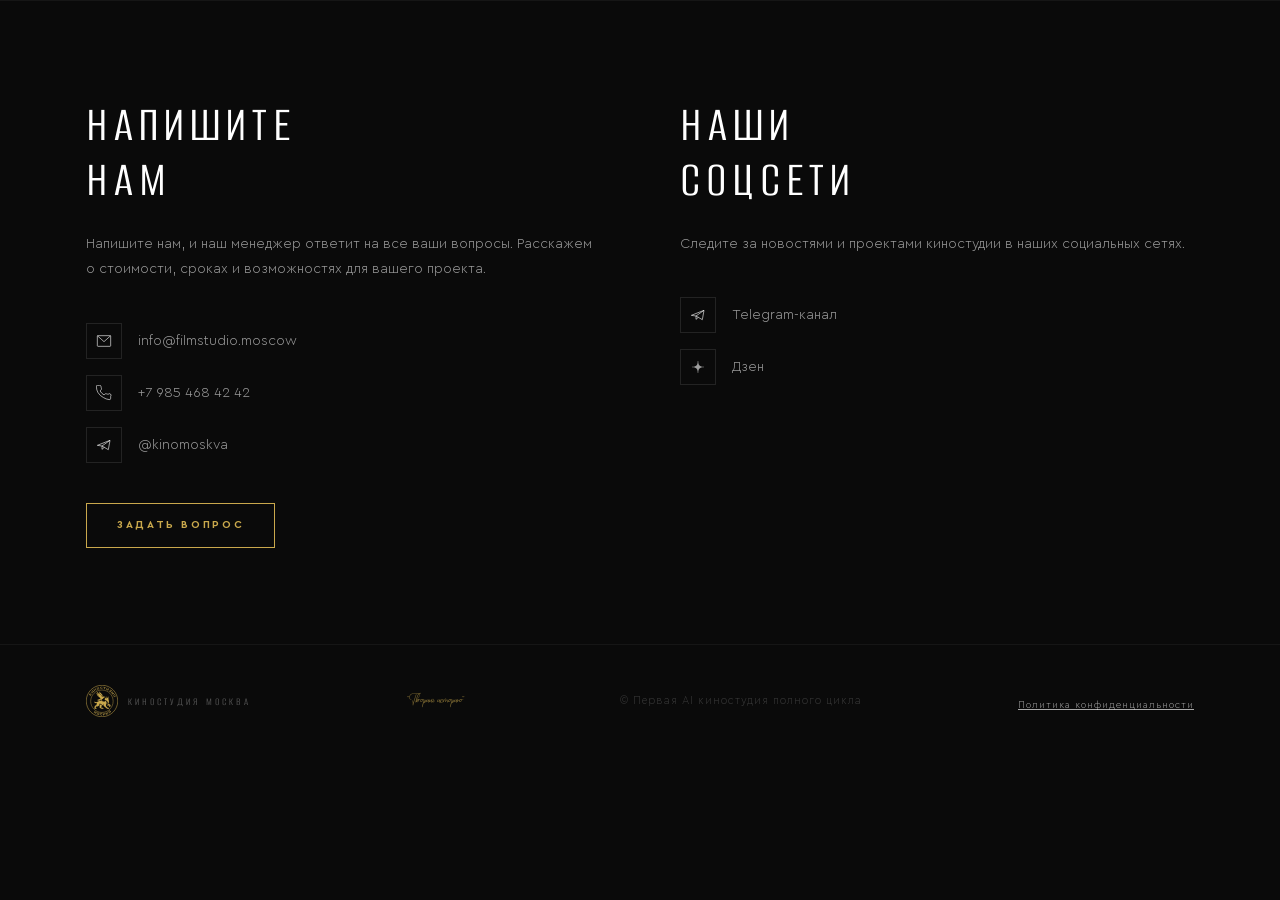
<file: case/kgmXskillout/kgm2026/site-footer/index.html>
<!doctype html><html lang="ru"><head><meta charset="utf-8"><meta name="viewport" content="width=device-width,initial-scale=1"><style>
    @font-face {
      font-display: swap;
      font-family: 'Alumni Sans';
      font-weight: 400;
      src: url('./seo-assets/95b2f2b636941650c0e4.woff') format('woff');
    }
    @font-face {
      font-display: swap;
      font-family: 'Bella Script CYR';
      font-weight: 400;
      src: url('./seo-assets/e4b12abcdb68e929bc5b.woff') format('woff');
    }
    @font-face {
      font-display: swap;
      font-family: 'Belozersk';
      font-weight: 400;
      src: url('./seo-assets/f9d3b7fd0845e3368933.woff') format('woff');
    }
    @font-face {
      font-display: swap;
      font-family: 'Cera Pro';
      font-weight: 700;
      src: url('./seo-assets/f8084cbc8c60eb4481e8.woff') format('woff');
    }
    @font-face {
      font-display: swap;
      font-family: 'Cera Pro';
      font-weight: 300;
      src: url('./seo-assets/e4d81f683a7a56b06e94.woff') format('woff');
    }

    *, *::before, *::after { box-sizing: border-box; margin: 0; padding: 0; }

    :root {
      --gold: #C9A84C;
      --gold-30: rgba(201,168,76,0.3);
      --black: #0A0A0A;
      --dark-green: #0A0F0B;
      --white: #FFFFFF;
      --white-60: rgba(255,255,255,0.6);
      --white-50: rgba(255,255,255,0.5);
      --white-20: rgba(255,255,255,0.2);
      --white-10: rgba(255,255,255,0.1);
      --white-5: rgba(255,255,255,0.05);
      --dawn-pink: #F5F0E8;
    }

    html { scroll-behavior: smooth; }

    body {
      background: var(--dark-green);
      color: var(--white);
      font-family: 'Cera Pro', sans-serif;
      overflow-x: hidden;
    }

    /* HEADER */
    header {
      position: fixed; top:0; left:0; right:0; z-index:100;
      display:flex; justify-content:space-between; align-items:center;
      padding:14px 36px;
      background:rgba(10,10,10,0.85);
      backdrop-filter:blur(12px);
      -webkit-backdrop-filter:blur(12px);
      border-bottom:0.75px solid rgba(255,255,255,0.06);
    }
    .header-logo { display:flex; align-items:center; text-decoration:none; flex-shrink:0; }
    .header-logo svg, .header-logo img { width:36px; height:36px; }
    .header-nav {
      display:flex; align-items:center; gap:4px; flex-wrap:nowrap;
    }
    .header-nav a {
      font-family:'Cera Pro',sans-serif; font-weight:400; font-size:11px;
      letter-spacing:1.2px; text-transform:uppercase;
      color:rgba(255,255,255,0.75); text-decoration:none;
      padding:6px 10px; transition:color .25s; white-space:nowrap;
    }
    .header-nav a:hover { color:#fff; }
    .header-nav a.nav-cta {
      color:#C9A84C; font-weight:700;
    }
    .header-nav a.nav-cta:hover { color:#e0c070; }
    /* Burger for mobile */
    .header-burger {
      display:none; flex-direction:column; gap:5px; cursor:pointer;
      background:none; border:none; padding:4px;
    }
    .header-burger span {
      display:block; width:24px; height:1.5px; background:#fff; transition:.3s;
    }
    .header-mobile-nav {
      display:none; position:fixed; inset:0; top:64px; z-index:99;
      background:rgba(10,10,10,0.97); backdrop-filter:blur(16px);
      flex-direction:column; align-items:center; justify-content:center; gap:28px;
    }
    .header-mobile-nav.open { display:flex; }
    .header-mobile-nav a {
      font-family:'Cera Pro',sans-serif; font-weight:400; font-size:15px;
      letter-spacing:2px; text-transform:uppercase;
      color:rgba(255,255,255,0.8); text-decoration:none;
    }
    .header-mobile-nav a:hover { color:#fff; }
    .header-mobile-nav a.nav-cta { color:#C9A84C; font-weight:700; }
    @media(max-width:1100px){
      .header-nav { display:none; }
      .header-burger { display:flex; }
    }

    /* HERO */
    #hero {
      position:relative; width:100%; height:100vh; min-height:700px;
      background:var(--black); display:flex; flex-direction:column;
      justify-content:center; align-items:center; overflow:hidden;
    }
    .hero-video {
      position:absolute; inset:0; width:100%; height:100%;
      object-fit:cover; z-index:0;
    }
    .hero-bg {
      position:absolute; inset:0;
      background: linear-gradient(180deg,rgba(10,10,10,.4) 0%,rgba(10,10,10,0) 50%,#0A0A0A 100%),rgba(10,10,10,.7);
      mix-blend-mode:multiply; z-index:1;
    }
    .hero-content {
      position:relative; z-index:2;
      display:flex; flex-direction:column; align-items:center;
      text-align:center; max-width:768px; padding:0 12px;
    }
    .hero-logo-mark { margin-bottom:28px; filter:drop-shadow(0 18px 18px rgba(0,0,0,.4)); }
    .hero-logo-mark svg, .hero-logo-mark img { width:200px; height:200px; }
    .hero-title {
      font-family:'Alumni Sans',sans-serif; font-weight:700;
      font-size:clamp(36px,5vw,60px); line-height:1.0;
      letter-spacing:5px; text-transform:uppercase;
      color:var(--white); margin-bottom:16px; max-width:670px;
    }
    .hero-tagline {
      font-family:'Bella Script CYR',cursive; font-size:216px;
      font-weight:400; line-height:1.1; color:var(--gold);
      letter-spacing:1px; margin-bottom:8px;
    }
    .hero-scroll {
      position:absolute; bottom:36px; left:50%; transform:translateX(-50%);
      display:flex; flex-direction:column; align-items:center; gap:12px; z-index:3;
    }
    .hero-scroll span {
      font-family:'Cera Pro',sans-serif; font-size:7px;
      letter-spacing:2px; text-transform:uppercase; color:var(--white-50);
    }
    .hero-scroll-line {
      width:1px; height:48px; background:var(--white-20);
      animation:scrollPulse 2s ease-in-out infinite;
    }
    @keyframes scrollPulse {
      0%,100% { transform:scaleY(1); opacity:.5; }
      50% { transform:scaleY(.6); opacity:1; }
    }

    /* SECTION BASE */
    section { width:100%; border-top:.75px solid var(--white-5); scroll-margin-top:88px; }
    .container { max-width:1156px; margin:0 auto; padding:0 24px; }
    .section-title {
      font-family:'Alumni Sans',sans-serif; font-weight:400;
      font-size:clamp(36px,4vw,60px); line-height:1.08;
      letter-spacing:6px; text-transform:uppercase;
    }

    /* VALUES */
    #values { padding:96px 0 54px; background:var(--dark-green); }
    #values .section-title { color:var(--dawn-pink); max-width:1156px; margin-bottom:44px; }
    .values-grid {
      display:grid; grid-template-columns:repeat(4,1fr);
      border-top:.9px solid var(--white-10); padding-top:58px;
    }
    .value-item { padding-right:32px; }
    .value-numeral {
      font-family:'Cinzel',serif; font-weight:400; font-size:28px; line-height:1;
      color:var(--gold); margin-bottom:20px; display:block;
      -webkit-text-stroke:0; -webkit-font-smoothing:antialiased;
    }
    .value-label {
      font-family:'Cera Pro',sans-serif; font-weight:700; font-size:11px;
      letter-spacing:3px; text-transform:uppercase; color:var(--white);
      margin-bottom:14px; display:block;
    }
    .value-desc {
      font-family:'Cera Pro',sans-serif; font-weight:300; font-size:15px;
      line-height:1.75; color:var(--white-60); max-width:240px;
    }

    /* SERVICES */
    #services { padding:60px 0; background:var(--black); }
    .services-header { display:flex; align-items:center; gap:28px; margin-bottom:44px; }
    .services-header .section-title { color:var(--white); white-space:nowrap; }
    .services-divider { flex:1; height:.9px; background:var(--gold-30); }
    .services-grid {
      display:grid; grid-template-columns:repeat(2,1fr);
      border-top:.9px solid var(--white-10);
      border-left:.9px solid var(--white-10);
    }
    .service-card {
      padding:36px 40px; border-right:.9px solid var(--white-10);
      border-bottom:.9px solid var(--white-10);
      transition:background .4s; cursor:pointer;
      position:relative;
    }
    .service-card:hover { background:rgba(255,255,255,0.04); }
    .service-card:hover .service-icon svg *[stroke]:not([stroke='none']) { stroke:#8A1F1F; }
    .service-card:hover .service-icon svg *[fill]:not([fill='none']) { fill:#8A1F1F; }
    .service-card:hover .service-icon { opacity:1; }
    .service-icon { width:32px; height:32px; margin-bottom:20px; opacity:.55; }
    .service-icon svg { width:100%; height:100%; }
    .service-icon svg * { transition:stroke .3s, fill .3s; }
    .service-card-top { display:flex; align-items:flex-start; justify-content:space-between; }
    .service-name {
      font-family:'Alumni Sans',sans-serif; font-weight:400; font-size:22px;
      line-height:1.3; color:var(--white); margin-bottom:0; flex:1;
    }
    .service-toggle {
      width:24px; height:24px; flex-shrink:0; margin-left:16px; margin-top:2px;
      color:rgba(255,255,255,0.3); transition:transform .3s, color .3s;
      font-size:20px; line-height:1; user-select:none;
    }
    .service-card.open .service-toggle { transform:rotate(45deg); color:#C9A84C; }
    .service-desc {
      font-family:'Cera Pro',sans-serif; font-weight:300; font-size:14px;
      line-height:1.7; color:var(--white-50);
      max-height:0; overflow:hidden; transition:max-height .4s ease, opacity .4s ease, margin .4s ease;
      opacity:0; margin-top:0;
    }
    .service-card.open .service-desc {
      max-height:300px; opacity:1; margin-top:16px;
    }
    @media(max-width:768px){
      .services-grid { grid-template-columns:1fr; }
      .service-card { padding:28px 20px; }
    }

    /* ARCHIVE / PORTFOLIO */
    #portfolio { padding:75px 0; background:var(--black); overflow:hidden; }
    .archive-header {
      display:flex; flex-direction:row; justify-content:space-between;
      align-items:flex-end; margin-bottom:60px;
      max-width:1156px; margin-left:auto; margin-right:auto; padding:0 24px;
    }
    .archive-label {
      font-family:'Cera Pro',sans-serif; font-weight:400; font-size:14px;
      line-height:18px; letter-spacing:3.3px; text-transform:uppercase;
      color:#8C7851; margin-bottom:10px;
    }
    .archive-title {
      font-family:'Alumni Sans',sans-serif; font-weight:400;
      font-size:clamp(36px,4vw,60px); line-height:1.08;
      letter-spacing:6px; color:#D1C9BC; text-transform:uppercase;
    }
    .archive-scroll-hint {
      font-family:'Cera Pro',sans-serif; font-weight:400; font-size:14px;
      line-height:18px; letter-spacing:1.65px; color:#D1C9BC; opacity:.5;
      align-self:flex-end; padding-bottom:6px;
    }
    .archive-strip {
      width:100%; height:488px;
      overflow-x:scroll; overflow-y:hidden;
      display:flex; flex-direction:row; gap:15px; padding:0 144px;
      scrollbar-width:none; -ms-overflow-style:none; cursor:grab;
    }
    .archive-strip::-webkit-scrollbar { display:none; }
    .archive-strip:active { cursor:grabbing; }
    .archive-card {
      position:relative; flex:0 0 337.5px; height:487.5px;
      background:#111111; overflow:hidden;
    }
    .archive-card-bg {
      position:absolute; inset:0;
      filter:grayscale(100%); opacity:.55; transition:filter .4s, opacity .4s;
    }
    .archive-card:hover .archive-card-bg { filter:grayscale(0%); opacity:.85; }
    .archive-card-corners {
      position:absolute; inset:0; pointer-events:none;
      opacity:0; transition:opacity .35s;
    }
    .archive-card:hover .archive-card-corners { opacity:0; }
    .archive-card-corners img {
      position:absolute; width:48px; height:61px;
    }
    .archive-card-corners img:nth-child(1) { bottom:0; left:0; transform:none; }
    .archive-card-corners img:nth-child(2) { bottom:0; right:0; transform:scaleX(-1); }
    .archive-card-corners img:nth-child(3) { top:0; left:0; transform:scaleY(-1); }
    .archive-card-corners img:nth-child(4) { top:0; right:0; transform:scale(-1,-1); }
    .archive-card-meta {
      position:absolute; left:30px; right:30px; top:30px;
      font-family:'Cera Pro',sans-serif; font-weight:400; font-size:7.5px;
      line-height:9px; letter-spacing:1.5px; text-transform:uppercase;
      color:#D1C9BC; z-index:1;
    }
    .archive-card-title {
      position:absolute; left:30px; right:30px; bottom:37px;
      font-family:'Belozersk',serif; font-weight:400; font-size:24px;
      line-height:26px; color:#D1C9BC; z-index:2;
    }
    .archive-card-plus {
      position:absolute; left:50%; top:50%; transform:translate(-50%,-50%);
      width:26.4px; height:26.4px; background:rgba(8,8,8,.8);
      border:.75px solid #D1C9BC; border-radius:50%;
      display:flex; align-items:center; justify-content:center;
      opacity:0; transition:opacity .3s; z-index:3;
    }
    .archive-card:hover .archive-card-plus { opacity:1; }
    .archive-card-plus svg { width:8.4px; height:8.4px; }

    /* NEWS */
    #news {
      padding:72px 0 70px;
      background:var(--black);
      border-top:.75px solid var(--white-5);
      overflow:hidden;
    }
    .news-header {
      display:flex;
      justify-content:space-between;
      align-items:flex-end;
      gap:32px;
      margin-bottom:26px;
    }
    .news-intro {
      max-width:380px;
      margin-top:12px;
      font-family:'Cera Pro',sans-serif;
      font-size:12px;
      line-height:1.7;
      color:rgba(255,255,255,.55);
    }
    .news-scroll-hint {
      font-family:'Cera Pro',sans-serif;
      font-size:14px;
      line-height:18px;
      letter-spacing:1.65px;
      color:#D1C9BC;
      opacity:.5;
      flex-shrink:0;
      padding-bottom:8px;
    }
    .news-strip {
      display:flex;
      gap:14px;
      overflow-x:auto;
      overflow-y:hidden;
      scroll-snap-type:x mandatory;
      padding:12px 24px 18px;
      margin:0 -24px;
      scrollbar-width:none;
      -ms-overflow-style:none;
      cursor:grab;
    }
    .news-strip::-webkit-scrollbar { display:none; }
    .news-strip:active { cursor:grabbing; }
    .news-card {
      display:flex;
      flex-direction:column;
      flex:0 0 248px;
      scroll-snap-align:start;
      padding:10px;
      border:.75px solid rgba(255,255,255,.1);
      background:rgba(255,255,255,.025);
      text-decoration:none;
      color:inherit;
      transition:transform .35s ease, border-color .35s ease, background .35s ease;
    }
    .news-card:hover {
      transform:translateY(-4px);
      border-color:rgba(201,168,76,.45);
      background:rgba(201,168,76,.045);
    }
    .news-image {
      flex-shrink:0;
      width:100%;
      aspect-ratio:1/1;
      margin-bottom:12px;
      background:#111 center/cover no-repeat;
      filter:grayscale(45%);
      transition:filter .35s ease, opacity .35s ease;
    }
    .news-card:hover .news-image { filter:grayscale(0%); opacity:.92; }
    .news-image.news-placeholder {
      display:flex;
      align-items:center;
      justify-content:center;
      border:.75px solid rgba(201,168,76,.18);
      background:
        radial-gradient(circle at 50% 42%, rgba(201,168,76,.12), rgba(201,168,76,0) 42%),
        linear-gradient(145deg, rgba(255,255,255,.04), rgba(255,255,255,.01));
      filter:none;
    }
    .news-image.news-placeholder span {
      font-family:'Cinzel',serif;
      font-size:28px;
      letter-spacing:5px;
      color:rgba(201,168,76,.55);
    }
    .news-meta-row {
      display:flex;
      justify-content:space-between;
      align-items:center;
      gap:14px;
      margin-bottom:10px;
      font-family:'Cera Pro',sans-serif;
      font-size:8px;
      line-height:1.4;
      letter-spacing:1.5px;
      text-transform:uppercase;
      color:rgba(255,255,255,.42);
    }
    .news-category { color:#C9A84C; }
    .news-card h3 {
      margin:0 0 8px;
      font-family:'Alumni Sans',sans-serif;
      font-weight:400;
      font-size:25px;
      line-height:1.02;
      letter-spacing:2px;
      text-transform:uppercase;
      color:#D1C9BC;
    }
    .news-card p {
      min-height:54px;
      margin:0 0 12px;
      font-family:'Cera Pro',sans-serif;
      font-size:11px;
      line-height:1.55;
      color:rgba(255,255,255,.58);
    }
    .news-more {
      display:inline-flex;
      margin-top:auto;
      align-items:center;
      gap:8px;
      font-family:'Cera Pro',sans-serif;
      font-size:9px;
      font-weight:700;
      letter-spacing:1.8px;
      text-transform:uppercase;
      color:#C9A84C;
    }


    /* PROCESS */
    #process { padding:80px 0; background:var(--black); border-top:.75px solid var(--white-5); }
    .process-inner { display:grid; grid-template-columns:1fr 1fr; gap:80px; align-items:start; }
    .process-text .section-title { color:var(--white); margin-bottom:32px; }
    .process-text p { font-family:'Cera Pro',sans-serif; font-size:14px; line-height:1.85; color:var(--white-60); margin-bottom:20px; }
    .process-steps { display:flex; flex-direction:column; }
    .process-step { display:flex; align-items:flex-start; gap:24px; padding:28px 0; border-bottom:.75px solid var(--white-5); }
    .process-step:first-child { border-top:.75px solid var(--white-5); }
    .step-num { font-family:'Cinzel',serif; font-size:14px; color:var(--gold); min-width:36px; text-align:right; margin-top:3px; flex-shrink:0; }
    .step-body h3 { font-family:'Cera Pro',sans-serif; font-weight:700; font-size:12px; letter-spacing:2.5px; text-transform:uppercase; color:var(--white); margin-bottom:8px; }
    .step-body p { font-family:'Cera Pro',sans-serif; font-size:12px; line-height:1.8; color:var(--white-50); }

        /* ── FAQ ── */
    #faq { padding:100px 0; background:var(--black); border-top:.75px solid var(--white-5); }
    .faq-inner { display:grid; grid-template-columns:1fr 1.6fr; gap:80px; align-items:start; }
    .faq-left .section-title { color:var(--white); margin-bottom:24px; }
    .faq-left p { font-family:'Cera Pro',sans-serif; font-size:13px; line-height:1.85; color:rgba(255,255,255,0.55); margin-bottom:32px; }
    .faq-list { display:flex; flex-direction:column; }
    .faq-item { border-bottom:.75px solid rgba(255,255,255,0.08); cursor:pointer; }
    .faq-item:first-child { border-top:.75px solid rgba(255,255,255,0.08); }
    .faq-q { display:flex; justify-content:space-between; align-items:center; gap:20px;
      padding:22px 0; font-family:'Cera Pro',sans-serif; font-size:13px; font-weight:700;
      letter-spacing:0.5px; color:var(--white); transition:color .25s; user-select:none; }
    .faq-item:hover .faq-q { color:#C9A84C; }
    .faq-icon { font-size:20px; font-weight:300; color:rgba(255,255,255,0.4);
      transition:transform .3s, color .25s; flex-shrink:0; line-height:1; }
    .faq-item.open .faq-icon { transform:rotate(45deg); color:#C9A84C; }
    .faq-a { max-height:0; overflow:hidden; opacity:0;
      transition:max-height .4s ease, opacity .35s ease, padding .3s ease;
      font-family:'Cera Pro',sans-serif; font-size:13px; line-height:1.8;
      color:rgba(255,255,255,0.6); padding-bottom:0; }
    .faq-item.open .faq-a { max-height:400px; opacity:1; padding-bottom:22px; }

    /* CONTACTS */
    #contacts { padding:96px 0; background:var(--black); border-top:.75px solid var(--white-5); }
    .contacts-inner { display:grid; grid-template-columns:repeat(2, minmax(0, 1fr)); gap:80px; }
    .contacts-social .section-title { color:var(--white); margin-bottom:24px; }
    .contacts-social p { font-family:'Cera Pro',sans-serif; font-size:14px; line-height:1.85; color:var(--white-60); margin-bottom:40px; }
    @media(max-width:768px) {
      .contacts-inner { grid-template-columns:1fr; gap:56px; }
      .contacts-social p { margin-bottom:28px; }
    }
    .contacts-text .section-title { color:var(--white); margin-bottom:24px; }
    .contacts-text p { font-family:'Cera Pro',sans-serif; font-size:14px; line-height:1.85; color:var(--white-60); margin-bottom:40px; }
    .contacts-links { display:flex; flex-direction:column; gap:16px; }
    .contact-link { display:flex; align-items:center; gap:16px; font-family:'Cera Pro',sans-serif; font-size:14px; color:var(--white-60); text-decoration:none; transition:color .3s; }
    .contact-link:hover { color:var(--gold); }
    .contact-link-icon { width:36px; height:36px; border:.75px solid var(--white-10); display:flex; align-items:center; justify-content:center; flex-shrink:0; transition:border-color .3s, background .3s; }
    .contact-link:hover .contact-link-icon { border-color:var(--gold-30); background:rgba(201,168,76,.05); }
    .contact-link-icon svg { width:16px; height:16px; stroke:currentColor; fill:none; }
    .contact-form { display:flex; flex-direction:column; gap:20px; }
    .form-group { display:flex; flex-direction:column; gap:8px; }
    .form-group label { font-family:'Cera Pro',sans-serif; font-size:10px; letter-spacing:2px; text-transform:uppercase; color:var(--white-50); }
    .form-group input, .form-group textarea {
      background:transparent; border:none; border-bottom:.75px solid var(--white-10);
      color:var(--white); font-family:'Cera Pro',sans-serif; font-size:14px; font-weight:300;
      padding:12px 0; outline:none; resize:none; transition:border-color .3s; width:100%;
    }
    .form-group input::placeholder, .form-group textarea::placeholder { color:var(--white-20); }
    .form-group input:focus, .form-group textarea:focus { border-bottom-color:var(--gold); }
    .form-group textarea { height:100px; }
    .form-submit {
      display:inline-flex; align-items:center; gap:12px;
      background:var(--gold); color:var(--black); font-family:'Cera Pro',sans-serif;
      font-size:11px; font-weight:700; letter-spacing:2.5px; text-transform:uppercase;
      border:none; padding:16px 32px; cursor:pointer; transition:opacity .3s; align-self:flex-start;
    }
    .form-submit:hover { opacity:.85; }
    .form-submit svg { width:14px; height:14px; stroke:var(--black); fill:none; }

    /* FOOTER */
    footer { background:var(--black); border-top:.75px solid var(--white-5); padding:40px 0; }
    .footer-inner { display:flex; align-items:center; justify-content:space-between; }
    .footer-logo-text { font-family:'Alumni Sans',sans-serif; font-size:18px; letter-spacing:4px; text-transform:uppercase; color:var(--white-50); display:flex; align-items:center; gap:10px; }
    .footer-copy { font-family:'Cera Pro',sans-serif; font-size:11px; letter-spacing:1px; color:var(--white-20); }
    .footer-tagline { font-family:'Bella Script CYR',cursive; font-size:24px; color:var(--gold); opacity:.6; font-weight:400; }

    /* SCROLL REVEAL */
    .reveal { opacity:1; transform:none; transition:opacity .7s ease, transform .7s ease; }
    .reveal.reveal-ready { opacity:0; transform:translateY(24px); }
    .reveal.visible { opacity:1; transform:none; }
    .reveal-delay-1 { transition-delay:.1s; }
    .reveal-delay-2 { transition-delay:.2s; }
    .reveal-delay-3 { transition-delay:.3s; }
    .reveal-delay-4 { transition-delay:.4s; }

    /* CURSOR */
    @media(max-width:768px){ .cursor, .cursor-ring { display:none !important; } }
    .cursor { position:fixed; width:6px; height:6px; background:var(--gold); border-radius:50%; pointer-events:none; z-index:9999; transform:translate(-50%,-50%); transition:transform .1s; }
    .cursor-ring { position:fixed; width:32px; height:32px; border:1px solid var(--gold-30); border-radius:50%; pointer-events:none; z-index:9998; transform:translate(-50%,-50%); transition:transform .15s ease, width .3s, height .3s, border-color .3s; }

    @media (max-width:768px) {
      .values-grid { grid-template-columns:1fr 1fr; gap:40px 24px; }
      .services-grid { grid-template-columns:1fr 1fr; }
      .service-card { border-right:none; border-bottom:.9px solid var(--white-10); }
      .process-inner, .tech-inner, .contacts-inner { grid-template-columns:1fr; gap:40px; }
      .stats-grid { grid-template-columns:1fr 1fr; }
      .stat-item { border-right:none; border-bottom:1px solid rgba(10,10,10,.15); }
      .footer-inner { flex-direction:column; gap:16px; text-align:center; }
      .archive-header { flex-direction:column; align-items:flex-start; gap:8px; }
      header { mix-blend-mode:normal; background:rgba(10,10,10,.8); backdrop-filter:blur(8px); }
      .hero-tagline { font-size:72px; line-height:0.95; }
    }

    /* ── VIDEO OVERLAY ── */
    .video-overlay {
      display:none; position:fixed; inset:0; z-index:9999;
      align-items:center; justify-content:center;
    }
    .video-overlay.active { display:flex; }
    .video-overlay-backdrop {
      position:absolute; inset:0;
      background:rgba(0,0,0,.5);
    }
    .video-overlay-box {
      position:relative; z-index:1;
      width:70vw; max-width:70vw;
      background:#000;
      box-shadow:0 0 80px rgba(0,0,0,.8);
    }
    .video-overlay-box video {
      display:block; width:100%; height:auto;
    }
    .video-overlay-close {
      position:absolute; top:-44px; right:0;
      width:36px; height:36px; cursor:pointer;
      display:flex; align-items:center; justify-content:center;
      background:none; border:none; padding:0;
    }
    .video-overlay-close svg { width:24px; height:24px; }
    .archive-card { cursor:pointer; }
    /* Process step hover descriptions */
    .step-desc {
      overflow: hidden;
      max-height: 0;
      opacity: 0;
      transition: max-height 0.4s ease, opacity 0.3s ease, margin-top 0.3s ease;
      font-family: 'Cera Pro', sans-serif;
      font-size: 13px;
      line-height: 1.7;
      color: rgba(255,255,255,0.6);
      margin-top: 0;
    }
    .process-step-hover:hover .step-desc {
      max-height: 200px;
      opacity: 1;
      margin-top: 10px;
    }
    .process-step-hover {
      cursor: default;
      transition: background 0.2s;
    }
    .process-step-hover:hover {
      background: rgba(255,255,255,0.02);
    }
    /* ── CASES ── */
    #cases { padding:80px 0; background:var(--black); border-top:.75px solid var(--white-5); }
    .cases-header { display:flex; flex-direction:row; justify-content:space-between; align-items:flex-end;
      margin-bottom:60px; width:100%; padding:0 144px; box-sizing:border-box; }
    .cases-grid { display:flex; flex-direction:row; gap:15px;
      width:100%; padding:0 144px;
      overflow-x:auto; overflow-y:hidden; scrollbar-width:none; -ms-overflow-style:none; cursor:grab; }
    .cases-grid::-webkit-scrollbar { display:none; }
    .cases-grid:active { cursor:grabbing; }
    .case-card {
      position:relative; width:380px; height:460px; flex:0 0 380px;
      background:#181B17; overflow:hidden; cursor:pointer; text-decoration:none; display:block;
    }
    .case-image-wrapper { position:absolute; inset:0; z-index:0; }
    .case-image-bg {
      position:absolute; left:-5px; right:-5px; top:-5px; bottom:-5px;
      background-size:cover; background-position:center;
      filter:grayscale(100%) brightness(0.85);
      transition:filter .45s ease;
    }
    .case-card:hover .case-image-bg { filter:grayscale(0%) brightness(1); }
    .case-overlay {
      position:absolute; inset:0; z-index:1;
      background:linear-gradient(0deg, rgba(2,3,2,.95) 0%, rgba(2,3,2,.6) 26.44%, rgba(28,46,30,.1) 52.88%, rgba(2,3,2,.6) 75.48%, rgba(2,3,2,.95) 100%);
    }
    .case-frame-border {
      box-sizing:border-box; position:absolute; left:15px; right:15px; top:15px; bottom:15px;
      border:1px solid rgba(201,168,76,.15); z-index:2; pointer-events:none;
      transition:border-color .35s;
    }
    .case-card:hover .case-frame-border { border-color:rgba(201,168,76,.35); }
    .case-date-left {
      position:absolute; left:30px; top:24px; z-index:3;
      font-family:'Cera Pro',sans-serif; font-size:12.8px; line-height:20px;
      letter-spacing:1.28px; color:#7A1C1C;
    }
    .case-date-right {
      position:absolute; right:30px; top:24px; z-index:3;
      font-family:'Cera Pro',sans-serif; font-size:12.8px; line-height:20px;
      letter-spacing:1.28px; color:#7A1C1C;
    }
    .case-content {
      position:absolute; bottom:0; left:0; right:0; z-index:5;
      padding:30px; display:flex; flex-direction:column; gap:0;
    }
    .case-client {
      font-family:'Oswald','Alumni Sans',sans-serif; font-size:12px; line-height:19px;
      letter-spacing:3.6px; text-transform:uppercase; color:#C9A84C;
      opacity:.8; margin-bottom:8px;
    }
    .case-title {
      font-family:'Belozersk Font',serif; font-size:clamp(20px,3vw,36px); line-height:1.15;
      color:#8A1F1F; margin:0 0 8px 0;
    }

    .case-corners { position:absolute; inset:0; pointer-events:none; opacity:0; transition:opacity .35s; z-index:6; }
    .case-card:hover .case-corners { opacity:1; }
    .case-corners img { position:absolute; width:48px; height:61px; }
    .case-corners img:nth-child(1) { bottom:0; left:0; }
    .case-corners img:nth-child(2) { bottom:0; right:0; transform:scaleX(-1); }
    .case-corners img:nth-child(3) { top:0; left:0; transform:scaleY(-1); }
    .case-corners img:nth-child(4) { top:0; right:0; transform:scale(-1,-1); }
    @media(max-width:768px){
      .cases-header { padding:0 20px; }
      .cases-grid { padding:0 20px; gap:15px; }
      .case-card { flex:0 0 80vw; height:auto; aspect-ratio:4/3; }
    }

    /* Responsive layout: shared desktop typography and compact phone rhythm. */
    @media (max-width: 768px) {
      html, body {
        width:100%;
        max-width:100%;
        overflow-x:hidden;
      }
      body { -webkit-text-size-adjust:100%; }
      header {
        padding:12px 18px !important;
        background:rgba(10,10,10,.92) !important;
        mix-blend-mode:normal !important;
        backdrop-filter:blur(12px) !important;
        -webkit-backdrop-filter:blur(12px) !important;
      }
      .header-logo svg, .header-logo img { width:32px; height:32px; }
      .header-mobile-nav {
        top:58px;
        justify-content:flex-start;
        padding:44px 20px 32px;
        gap:22px;
        overflow-y:auto;
      }
      section { overflow-x:clip; }
      .container { padding:0 20px; }
      #hero {
        min-height:520px;
        height:min(740px, 92svh);
        padding:88px 0 56px;
        justify-content:center;
      }
      .hero-content {
        max-width:100%;
        padding:0 20px;
      }
      .hero-logo-mark { margin-bottom:20px; }
      .hero-logo-mark svg, .hero-logo-mark img { width:112px; height:112px; }
      .hero-title {
        font-size:clamp(30px, 8.5vw, 38px);
        line-height:1.05;
        letter-spacing:2.8px;
        max-width:340px;
        margin-bottom:20px;
      }
      .hero-cta {
        margin-top:24px !important;
        padding:14px 22px !important;
        max-width:calc(100vw - 40px);
      }
      .hero-scroll { bottom:20px; }
      .section-title,
      .archive-title {
        font-size:clamp(30px, 7.7vw, 38px);
        letter-spacing:3px;
        line-height:1.02;
        overflow-wrap:anywhere;
      }
      #services,
      #portfolio,
      #process,
      #price,
      #faq,
      #contacts {
        padding-top:40px !important;
        padding-bottom:40px !important;
      }
      .services-header {
        gap:18px;
        margin-bottom:28px;
      }
      .services-grid {
        grid-template-columns:repeat(2,minmax(0,1fr)) !important;
        align-items:stretch;
        border-left:.9px solid var(--white-10);
      }
      .service-card {
        padding:18px 14px;
        border-right:.9px solid var(--white-10);
      }
      .service-name {
        font-size:20px;
        line-height:1.2;
      }
      .service-desc {
        font-size:14px;
        line-height:1.65;
      }
      .archive-header {
        padding:0 20px;
        margin-bottom:28px;
      }
      .archive-scroll-hint {
        font-size:12px;
        padding-bottom:0;
      }
      .archive-strip {
        height:auto;
        padding:0 20px 6px;
        gap:14px;
        scroll-snap-type:x mandatory;
      }
      .archive-card {
        flex:0 0 min(64vw, 280px);
        height:auto;
        aspect-ratio:.72;
        max-height:390px;
        scroll-snap-align:start;
      }
      .archive-card-meta {
        left:20px;
        right:20px;
        top:20px;
      }
      .archive-card-title {
        left:20px;
        right:20px;
        bottom:24px;
        font-size:22px;
        line-height:24px;
      }
      .archive-card-plus { opacity:1; }
      #news {
        padding:42px 0 40px;
      }
      .news-header {
        flex-direction:column;
        align-items:flex-start;
        gap:8px;
        margin-bottom:18px;
      }
      .news-intro {
        max-width:none;
        margin-top:8px;
        font-size:11px;
        line-height:1.55;
      }
      .news-scroll-hint {
        font-size:11px;
        padding-bottom:0;
      }
      .news-strip {
        margin:0 -20px;
        padding:12px 20px 8px;
        gap:10px;
      }
      .news-card {
        flex:0 0 min(248px, 76vw);
        padding:8px;
      }
      .news-image {
        margin-bottom:9px;
      }
      .news-meta-row {
        margin-bottom:8px;
        gap:8px;
        font-size:7px;
        letter-spacing:1.1px;
      }
      .news-card h3 {
        margin-bottom:6px;
        font-size:20px;
        letter-spacing:1.6px;
        line-height:1.04;
      }
      .news-card p {
        min-height:0;
        margin-bottom:10px;
        font-size:12px;
        line-height:1.55;
      }
      .news-more {
        font-size:8px;
        letter-spacing:1.4px;
      }
      .process-inner,
      .faq-inner { display:block; }
      .process-text {
        position:static;
        top:auto;
        margin-bottom:32px;
      }
      .process-step {
        gap:16px;
        padding:16px 0;
      }
      .step-num {
        min-width:30px;
        text-align:left;
      }
      .step-desc {
        max-height:none;
        opacity:1;
        margin-top:10px;
      }
      .process-step-hover:hover { background:transparent; }
      #price .container > div {
        grid-template-columns:1fr !important;
        gap:28px !important;
      }
      #price a,
      #faq a,
      #cta-banner a,
      #contacts a[style*="inline-flex"] {
        width:auto;
        max-width:100%;
        min-height:44px;
      }
      .faq-left { margin-bottom:34px; }
      .faq-q {
        padding:16px 0;
        align-items:flex-start;
      }
      .faq-a {
        font-size:13px;
        line-height:1.7;
      }
      .contacts-inner { max-width:none; }
      .contacts-text p { margin-bottom:28px; }
      .contact-link {
        align-items:flex-start;
        min-width:0;
        overflow-wrap:anywhere;
        word-break:break-word;
      }
      .contact-link-icon { margin-top:-6px; }
      .footer-inner { align-items:center; }
      .footer-logo-text {
        justify-content:center;
        flex-wrap:wrap;
        line-height:1.1;
      }
      .video-overlay-box,
      .video-overlay-box[style] {
        width:92vw !important;
        max-width:92vw !important;
      }
      .video-overlay-close {
        top:-42px;
        right:0;
      }
      #privacy-modal > div {
        width:calc(100% - 32px) !important;
        margin:24px auto !important;
        padding:34px 20px !important;
      }
      #privacy-modal .privacy-title {
        font-size:24px !important;
        letter-spacing:2px !important;
      }
    }

    @media (max-width: 380px) {
      .hero-title {
        font-size:30px;
        letter-spacing:2.2px;
      }
      .archive-card { flex-basis:68vw; }
      .section-title,
      .archive-title { letter-spacing:2.4px; }
    }

    @media (max-width:768px) {
      .service-icon { width:24px; height:24px; margin-bottom:12px; }
      .service-toggle { margin-left:6px; width:18px; }
      .service-card.open .service-desc { max-height:720px; }
      .service-desc { font-size:13px; line-height:1.6; }
      .services-header, .archive-header { margin-bottom:24px; }
      .process-text .section-title, .faq-left .section-title,
      .contacts-text .section-title { margin-bottom:18px; }
      .process-text p, .contacts-text p { font-size:14px; line-height:1.65; }
      .process-text { margin-bottom:22px; }
      .step-desc { margin-top:6px; font-size:12px; line-height:1.6; }
      .step-body h3 { font-size:11px; letter-spacing:1.6px; }
      .faq-left { margin-bottom:24px; }
      .faq-left p { margin-bottom:20px; }
      .archive-header { flex-direction:row; align-items:center; }
      .archive-scroll-hint { font-size:10px; letter-spacing:1px; }
      .news-meta-row { font-size:8px; }
      .news-more { font-size:9px; }
      #price .container > div > div:first-child > div[style*="inline-block"] {
        padding:16px 20px !important; margin-bottom:24px !important;
      }
      #price .container > div > div:nth-child(2) > div:nth-child(2) > div {
        padding:12px 0 !important;
      }
      #price .section-title, #price p { margin-bottom:22px !important; }
      #cta-banner { padding:48px 20px !important; }
      #cta-banner > div:last-child { gap:24px !important; width:100%; }
      #cta-banner h2 { font-size:clamp(24px,6.5vw,32px) !important;
        letter-spacing:1.5px !important; white-space:normal !important; }
      section:has(> a:only-child) { padding:28px 0 !important; }
      .footer-logo-text { font-size:16px; letter-spacing:2px; }
    }
    @media (max-width:359px) {
      .services-grid { grid-template-columns:1fr !important; }
      .service-card { padding:16px; }
      .service-icon { float:left; margin:0 12px 0 0; }
      .service-card-top { min-height:30px; }
      .service-desc { clear:both; }
    }

.reveal{opacity:1!important;transform:none!important} html,body{height:auto;min-height:0} body{background:#0a0a0a}
</style></head><body>  <!-- CONTACTS -->
  <section id="contacts">
    <div class="container">
      <div class="contacts-inner">
        <div class="contacts-text">
          <h2 class="section-title reveal">Напишите<br>нам</h2>
          <p class="reveal reveal-delay-1">Напишите нам, и наш менеджер ответит на все ваши вопросы. Расскажем о стоимости, сроках и возможностях для вашего проекта.</p>
          <div class="contacts-links">
            <a href="mailto:info@filmstudio.moscow" class="contact-link reveal reveal-delay-2">
              <div class="contact-link-icon"><svg viewBox="0 0 24 24" stroke-width="1.5"><rect x="2" y="4" width="20" height="16" rx="1"/><polyline points="2,4 12,13 22,4"/></svg></div>
              info@filmstudio.moscow
            </a>
            <a href="tel:+79854684242" class="contact-link reveal reveal-delay-3">
              <div class="contact-link-icon"><svg viewBox="0 0 24 24" stroke-width="1.5"><path d="M22 16.92v3a2 2 0 01-2.18 2 19.79 19.79 0 01-8.63-3.07A19.5 19.5 0 013.07 11.5 19.79 19.79 0 01.5 2.88 2 2 0 012.5.5h3a2 2 0 012 1.72 12.84 12.84 0 00.7 2.81 2 2 0 01-.45 2.11L6.09 8.91a16 16 0 006 6l1.27-1.27a2 2 0 012.11-.45 12.84 12.84 0 002.81.7A2 2 0 0122 16.92z"/></svg></div>
              +7 985 468 42 42
            </a>
            <a href="https://t.me/m/L3l68gJKNDNi" class="contact-link reveal reveal-delay-4" target="_blank">
              <div class="contact-link-icon"><svg viewBox="0 0 24 24" stroke-width="1.5"><path d="M21 5L2 12.5l7 1M21 5l-2.5 14L9 13.5M21 5L9 13.5m0 0v5l3.5-3"/></svg></div>
              @kinomoskva
            </a>
          </div>
          <div class="reveal reveal-delay-4" style="margin-top:40px;">
            <a href="https://t.me/m/L3l68gJKNDNi" target="_blank" style="display:inline-flex; align-items:center; justify-content:center; padding:15px 30px; border:0.75px solid #C9A84C; text-decoration:none; transition:background .3s; white-space:nowrap;" onmouseover="this.style.background='rgba(201,168,76,0.1)'" onmouseout="this.style.background='transparent'">
              <span style="font-family:'Cera Pro',sans-serif; font-weight:700; font-size:10.5px; letter-spacing:2.625px; text-transform:uppercase; color:#C9A84C; white-space:nowrap;">ЗАДАТЬ ВОПРОС</span>
            </a>
          </div>
        </div>
        <div class="contacts-social">
          <h2 class="section-title reveal">Наши<br>соцсети</h2>
          <p class="reveal reveal-delay-1">Следите за новостями и проектами киностудии в наших социальных сетях.</p>
          <div class="contacts-links">
            <a href="https://t.me/kinomskv" class="contact-link reveal reveal-delay-4" target="_blank" rel="noopener noreferrer">
              <div class="contact-link-icon"><svg viewBox="0 0 24 24" stroke-width="1.5"><path d="M21 5L2 12.5l7 1M21 5l-2.5 14L9 13.5M21 5L9 13.5m0 0v5l3.5-3"/></svg></div>
              Telegram-канал
            </a>
            <a href="https://dzen.ru/kinostudiomoscow?share_to=link" class="contact-link reveal reveal-delay-4" target="_blank" rel="noopener noreferrer">
              <div class="contact-link-icon"><svg viewBox="0 0 169 169" aria-hidden="true"><path style="fill:currentColor;stroke:none" d="M148.369 82.7304C148.369 82.0906 147.849 81.5608 147.209 81.5308C124.246 80.661 110.271 77.732 100.494 67.955C90.6967 58.1581 87.7776 44.1724 86.9079 21.1596C86.8879 20.5198 86.358 20 85.7082 20H83.0291C82.3893 20 81.8594 20.5198 81.8295 21.1596C80.9597 44.1624 78.0406 58.1581 68.2437 67.955C58.4568 77.742 44.4911 80.661 21.5283 81.5308C20.8885 81.5508 20.3687 82.0806 20.3687 82.7304V85.4096C20.3687 86.0494 20.8885 86.5792 21.5283 86.6092C44.4911 87.4789 58.4667 90.408 68.2437 100.185C78.0206 109.962 80.9397 123.908 81.8195 146.83C81.8394 147.47 82.3693 147.99 83.0191 147.99H85.7082C86.348 147.99 86.8779 147.47 86.9079 146.83C87.7876 123.908 90.7067 109.962 100.484 100.185C110.271 90.398 124.236 87.4789 147.199 86.6092C147.839 86.5892 148.359 86.0594 148.359 85.4096V82.7304H148.369Z"/></svg></div>
              Дзен
            </a>
          </div>
        </div>
      </div>
    </div>
  </section>

  <!-- FOOTER -->
  <footer>
    <div class="container">
      <div class="footer-inner">
        <div class="footer-logo-text">
          <svg width="32" height="32" viewBox="0 0 567 567" fill="none" xmlns="http://www.w3.org/2000/svg">
<g clip-path="url(#clip0_203_525)">
<path fill-rule="evenodd" clip-rule="evenodd" d="M408.793 198.974C405.203 200.47 401.812 204.833 400.565 206.828C405.951 205.93 408.544 207.576 409.541 208.698C396.825 209.072 396.077 214.308 396.077 216.926C396.077 219.544 400.939 239.367 397.947 243.481C395.553 246.772 396.95 249.839 397.947 250.961C408.793 271.158 416.648 322.397 375.132 350.448C411.037 299.582 355.31 268.54 341.097 265.922C335.712 265.323 332.383 261.807 331.373 258.441C330.363 255.075 329.628 248.218 329.877 246.473L333.617 246.099L337.357 241.985C336.46 240.19 332.744 239.242 330.999 238.993C330.625 237.497 333.243 236.001 335.487 236.001C337.562 236.001 343.342 237.497 346.334 233.009C349.326 228.52 353.829 226.862 355.31 226.65C357.928 226.276 369.148 226.65 371.766 227.024C373.84 227.321 376.878 228.645 378.124 229.268C382.313 222.686 389.345 215.555 392.337 212.812C396.227 202.34 404.928 199.223 408.793 198.974ZM359.05 234.131C356.955 234.131 352.692 237.622 350.822 239.367C353.066 241.112 358.601 243.107 360.172 241.985C362.416 240.382 365.782 239.367 367.278 238.619C366.904 237.871 363.42 234.839 362.416 234.505C361.294 234.131 361.668 234.131 359.05 234.131Z" fill="#C9A84C"/>
<path d="M163.068 363.912C151.399 374.085 148.981 404.804 149.23 418.892H188.127C187.828 406.026 177.032 402.56 171.67 402.435C171.67 390.467 177.351 382.987 191.493 382.987C207.575 382.987 220.043 373.138 225.528 367.278C229.717 363.688 234.379 354.44 236 350.074C237.622 345.708 238.083 341.472 244.977 329.877C251.559 318.807 261.932 317.784 266.295 318.657C254.327 320.752 248.094 336.236 246.473 343.716C264.051 340.724 283.5 352.318 290.98 357.18C296.964 361.07 300.455 360.795 301.452 360.172C311.625 356.283 315.914 341.098 316.787 333.991C321.649 349.7 314.543 359.05 309.306 365.782C319.031 372.141 354.936 404.679 362.416 412.16C368.4 418.144 372.888 419.391 374.384 419.266H407.671C406.923 415.526 406.923 414.03 403.931 408.794C399.085 400.312 387.599 401.438 382.238 403.183C379.994 402.061 366.53 387.101 357.18 371.393C350.384 359.975 353.939 349.7 357.18 345.586C366.156 333.243 365.707 318.059 363.912 303.697C362.117 289.335 350.448 277.017 344.837 272.654C345.71 276.893 345.137 286.417 335.861 290.606C324.267 295.842 313.42 293.972 308.184 292.85C302.948 291.728 297.338 289.858 276.019 283.5C258.965 278.414 240.488 281.381 233.382 283.5C223.209 285.595 203.71 296.84 195.233 302.201C174.887 309.082 158.331 298.585 152.596 292.476C149.978 294.72 148.794 302.201 149.978 305.941C156.253 325.763 181.978 322.785 193.363 316.413C187.379 336.61 191.867 334.365 186.257 348.578C181.769 359.948 168.927 363.538 163.068 363.912Z" fill="#C9A84C"/>
<path d="M246.099 351.57C241.61 352.767 240.488 357.803 240.488 360.172C248.717 378.125 241.984 385.605 238.244 386.881C237.496 387.849 237.87 390.247 238.992 392.117C245.276 401.991 266.669 417.022 277.515 419.266H311.924C310.802 408.045 299.956 400.939 293.224 403.183C287.891 404.961 283.375 404.18 281.63 403.183C274.449 399.892 268.664 392.088 266.669 388.597C280.732 381.117 284.747 368.275 284.996 362.79C284.996 362.491 271.498 355.507 265.921 353.44C260.345 351.372 250.587 350.373 246.099 351.57Z" fill="#C9A84C"/>
<path d="M398.321 337.732C392.936 349.401 374.136 360.297 365.409 364.286C365.409 364.286 406.875 360.792 411.038 361.668C418.144 363.164 414.703 370.644 412.908 372.141C410.664 374.011 411.814 375.887 411.038 379.247C410.262 382.607 407.298 384.857 409.168 387.475C411.038 390.093 421.884 390.841 426.372 387.475C440.149 377.143 432.356 354.562 431.608 351.57C430.86 348.578 425.25 345.212 421.884 344.464C419.191 343.865 405.054 339.727 398.321 337.732Z" fill="#C9A84C"/>
<path d="M192.241 119.683C197.851 126.291 212.213 141.451 224.78 149.23C240.489 158.954 256.571 169.053 261.059 172.419C265.547 175.785 267.043 176.907 268.913 180.273C270.783 183.639 272.28 188.127 273.402 191.119C274.524 194.111 280.508 207.95 292.85 207.202C305.192 206.454 303.696 204.584 310.803 203.462C316.488 202.564 323.237 202.356 325.763 203.088C328.066 203.755 332.196 206.678 332.495 207.576C332.869 208.698 333.617 209.82 338.105 209.446C342.593 209.072 349.326 215.43 349.326 217.674C342.967 216.926 334.365 217.674 330.999 218.796C327.825 219.854 321.026 224.406 316.787 227.398C314.543 228.894 308.858 233.308 304.07 238.993C298.086 246.099 294.72 247.969 291.728 249.091C288.736 250.213 281.618 250.647 275.646 259.937C272.28 265.173 275.272 268.315 278.264 271.906C280.134 274.15 284.547 278.787 285.744 279.386C287.24 280.134 295.468 280.882 296.59 286.492L270.035 278.638C270.285 278.015 271.382 276.768 273.776 276.768C276.169 276.768 275.771 275.272 275.272 274.524L265.547 264.799C266.295 261.308 264.051 255.823 260.685 257.693C257.319 259.563 257.319 261.059 255.075 264.051C253.144 266.625 243.481 278.264 225.902 279.386C236.374 272.28 247.445 263.752 248.343 261.059C239.99 268.914 218.048 282.378 205.706 277.89C213.56 274.524 228.969 267.642 235.252 261.059C224.78 267.667 202.04 275.496 193.363 268.914C212.438 264.051 231.886 255.823 240.489 249.465C249.091 243.107 247.969 243.481 253.205 237.123C254.576 235.378 257.843 231.513 259.937 230.016C254.327 231.139 242.134 232.186 238.245 227.398C244.977 226.65 249.614 224.332 253.205 221.04C244.603 221.539 229.268 223.284 224.406 216.178C230.764 215.679 244.453 213.934 248.343 210.942C236.998 211.565 212.812 209.895 206.828 198.226C214.308 200.844 236 201.966 240.863 200.844C238.868 199.473 231.587 196.131 218.422 193.737C205.257 191.344 195.233 181.769 189.249 171.297C195.607 175.037 209.99 180.733 219.918 182.891C228.52 184.761 232.26 186.257 236 188.127C236.125 187.005 232.485 183.116 216.926 176.533C197.477 168.305 185.883 161.199 182.517 141.002L182.599 141.074C188.383 146.103 202.046 157.984 210.194 161.199C217.404 164.043 231.737 171.746 234.13 173.541C233.133 171.297 227.772 165.013 214.308 157.832C197.477 148.856 190.745 126.416 192.241 119.683ZM326.137 208.324C325.389 207.576 323.893 206.828 322.397 207.576C320.901 208.324 321.275 209.446 321.275 210.568C322.397 211.565 326.137 212.812 326.885 210.568C327.259 209.446 326.735 208.922 326.137 208.324Z" fill="#C9A84C"/>
<path d="M363.913 222.162C368.7 221.564 374.136 223.159 376.255 224.032C369.373 211.466 373.388 199.847 376.255 195.608C370.869 196.804 365.783 213.809 363.913 222.162Z" fill="#C9A84C"/>
<path d="M278.304 192.989C281.895 204.06 293.764 204.584 298.875 203.088C294.013 200.47 293.04 193.289 292.143 184.013C291.129 173.541 287.28 170.923 284.662 167.557C282.568 164.864 270.076 153.718 264.092 146.986C251.791 133.148 241.651 120.057 239.033 111.455C233.647 128.809 246.762 146.363 252.497 151.848C244.12 147.061 231.802 133.896 228.187 129.034C225.943 141.002 233.423 149.23 236.041 151.1C238.659 152.97 240.863 154.84 255.075 163.817C273.353 175.361 273.816 179.151 278.304 192.989Z" fill="#C9A84C"/>
<path d="M57.6679 163.992L74.3941 174.736C74.0673 174.312 73.7652 173.883 73.4881 173.447C73.1806 172.993 72.8829 172.524 72.5949 172.039C72.2463 171.516 71.9227 170.986 71.6239 170.452C71.2948 169.899 70.9657 169.345 70.6365 168.791C69.7487 167.108 69.0048 165.367 68.4047 163.569C67.8047 161.772 67.3842 159.961 67.1434 158.136C66.9219 156.282 66.9353 154.429 67.1835 152.576C67.4013 150.705 67.9146 148.873 68.7232 147.08C68.8097 146.879 68.9113 146.688 69.0281 146.506C69.1341 146.275 69.2303 146.058 69.3167 145.857L73.6084 139.175L83.6531 145.628L79.1575 152.627L72.3849 148.277C72.3179 148.448 72.2455 148.594 72.1676 148.716C72.0897 148.837 72.0173 148.983 71.9503 149.153C71.0012 151.497 70.6072 153.877 70.7682 156.292C70.9292 158.706 71.4743 161.089 72.4035 163.441C74.1219 164.031 76.0038 164.534 78.0482 164.948C80.0828 165.313 82.1338 165.518 84.2029 165.563C86.2712 165.607 88.3118 165.463 90.3239 165.129C92.3361 164.795 94.1897 164.209 95.8832 163.371L91.8379 160.772L96.3343 153.773L105.425 159.612L104.607 160.884C103.844 161.807 103.055 162.669 102.238 163.473C101.423 164.275 100.501 165.01 99.4745 165.677C98.0809 166.58 96.5602 167.315 94.9115 167.883C93.2824 168.42 91.6105 168.823 89.8968 169.092C88.1726 169.312 86.4365 169.416 84.6876 169.406C82.9282 169.346 81.2377 169.18 79.6145 168.908C78.7333 168.813 77.8873 168.697 77.0757 168.561C76.2537 168.376 75.4166 168.18 74.5636 167.975C74.6762 168.133 74.7639 168.296 74.8264 168.465C74.8893 168.634 74.9775 168.797 75.0897 168.955C76.9867 171.8 79.0557 174.542 81.2991 177.181C83.5304 179.77 86.0467 182.05 88.8481 184.02L89.4839 184.428L84.9883 191.428L53.1718 170.992L57.6679 163.992ZM88.2766 119.541L94.3101 113.812L115.176 135.79C115.131 133.598 115.368 130.866 115.886 127.593C116.405 124.27 117.415 120.182 118.917 115.329C118.919 115.227 118.947 115.152 118.999 115.103L121.975 118.237C121.751 118.995 121.484 119.968 121.173 121.158C120.862 122.347 120.56 123.651 120.269 125.07C119.978 126.489 119.71 127.959 119.467 129.482C119.224 131.004 119.058 132.478 118.97 133.902C118.908 135.301 118.938 136.613 119.059 137.839C119.206 139.041 119.511 140.042 119.975 140.844L120.346 141.235L114.313 146.964L88.2766 119.541ZM108.96 99.9775L114.993 94.2499L140.992 121.633L134.959 127.362L108.96 99.9775ZM133.854 78.632L141.072 74.4948L148.782 87.9456C150.052 86.1795 151.903 84.1225 154.335 81.7744C156.766 79.4256 160.09 76.7522 164.308 73.7541C164.558 73.6108 164.736 73.4877 164.843 73.3848L159.444 63.9644L166.662 59.8275L185.492 92.6821L178.275 96.8186L166.724 76.6654C166.617 76.7687 166.438 76.8913 166.188 77.035C163.819 78.7666 161.773 80.3749 160.05 81.8604C158.31 83.3146 156.838 84.6566 155.634 85.8863C154.442 87.0674 153.463 88.1476 152.696 89.1267C151.96 90.0879 151.371 90.9444 150.931 91.6954L159.903 107.349L152.685 111.486L133.854 78.632ZM225.152 38.7638L235.546 75.1215L199.189 85.5153L188.794 49.1578L225.152 38.7638ZM222.297 43.9065L197.937 50.8705L204.901 75.23L202.045 80.3726L226.404 73.4089L219.44 49.0492L222.297 43.9065ZM249.118 33.7067L286.85 32.2524L287.335 44.8298L279.022 45.1502L278.697 36.7293L257.59 37.5428L258.471 60.3765C261.399 60.5881 264.005 60.8841 266.29 61.2645C268.574 61.609 270.572 62.0185 272.284 62.4931C273.995 62.9318 275.473 63.3973 276.717 63.89C277.961 64.3826 278.99 64.8837 279.802 65.3929L279.507 57.7277L287.819 57.4073L288.306 70.0387L279.994 70.3591C279.843 70.1847 279.433 69.8401 278.764 69.3253C278.13 68.7731 277.026 68.1849 275.452 67.5608C273.913 66.8994 271.78 66.2608 269.054 65.645C266.362 65.028 262.884 64.5493 258.619 64.2092C257.352 64.0778 256.033 63.9845 254.661 63.9292C253.289 63.838 251.827 63.7862 250.276 63.7739L249.118 33.7067ZM309.716 40.7494L311.282 33.0194L348.343 40.5276L346.778 48.2576L338.624 46.6058L339.45 42.5291L333.203 41.2633L326.435 74.6717L318.228 73.0091L324.17 43.6776L328.967 40.4053L318.696 38.3243L317.87 42.4011L309.716 40.7494ZM359.427 73.7219L366.947 77.2796L365.191 80.9913L384.284 90.0244L385.047 88.4131C383.946 86.6972 382.427 84.9819 380.488 83.2682C378.598 81.5373 376.509 79.8909 374.219 78.3298C371.978 76.7515 369.683 75.2868 367.333 73.9367C365.032 72.5691 362.928 71.3743 361.021 70.3526L371.995 47.1578L379.515 50.7157L369.904 71.0294C374.556 73.828 378.22 76.358 380.895 78.62C383.57 80.8813 385.57 82.8433 386.895 84.5062L398.631 59.7002L406.151 63.2581L390.028 97.4627L355.846 81.2905L359.427 73.7219ZM403.713 104.653L406.34 101.427L413.252 107.056C413.999 107.108 415.041 106.911 416.379 106.467C417.716 106.023 419.352 105.126 421.287 103.776C423.273 102.421 425.562 100.523 428.153 98.082C430.768 95.6128 433.715 92.3933 436.995 88.4228L431.382 83.8517L434.043 80.5843L456.955 99.2437L433.077 128.565L403.713 104.653ZM429.253 120.087L447.844 97.2577L439.927 90.8105C438.472 92.5976 436.869 94.4511 435.121 96.3706C433.399 98.3132 431.567 100.165 429.622 101.925C427.705 103.709 425.683 105.336 423.555 106.808C421.478 108.275 419.328 109.403 417.105 110.194L429.253 120.087ZM474.811 116.008L479.828 122.643L455.657 140.923C457.84 141.123 460.529 141.664 463.723 142.544C466.968 143.432 470.917 144.892 475.571 146.927C475.672 146.941 475.744 146.976 475.787 147.034L472.341 149.641C471.612 149.334 470.674 148.959 469.527 148.517C468.38 148.075 467.118 147.63 465.74 147.182C464.363 146.734 462.931 146.304 461.446 145.892C459.961 145.48 458.515 145.151 457.109 144.904C455.726 144.687 454.418 144.569 453.186 144.553C451.976 144.565 450.947 144.756 450.098 145.127L449.667 145.453L444.65 138.817L474.811 116.008ZM491.939 138.747L496.957 145.383L466.84 168.16L461.821 161.524L491.939 138.747ZM492.42 173.232L510.107 165.145L525.852 199.586L491.511 215.286L488.03 207.671L518.932 193.542L510.149 174.333L495.902 180.847L492.42 173.232ZM475.765 180.846L479.106 179.319L479.353 179.859C479.563 180.318 479.781 180.753 480.009 181.163C480.269 181.559 480.529 181.955 480.789 182.351C481.71 183.672 482.743 184.804 483.886 185.746C485.077 186.706 486.355 187.508 487.718 188.152C489.114 188.781 490.571 189.283 492.09 189.658C493.64 190.018 495.219 190.267 496.826 190.404C497.148 190.415 497.453 190.433 497.743 190.46C498.064 190.471 498.378 190.466 498.686 190.444C498.811 190.545 498.972 190.551 499.168 190.46C499.322 191.143 499.477 191.785 499.633 192.387C499.822 192.973 499.94 193.533 499.986 194.067C500.031 194.165 500.052 194.254 500.049 194.335C500.001 194.317 499.816 194.303 499.494 194.292C497.885 194.236 496.254 194.09 494.602 193.855C492.966 193.653 491.349 193.323 489.754 192.865C488.191 192.391 486.682 191.774 485.225 191.015C483.784 190.288 482.422 189.386 481.137 188.31C480.964 188.191 480.745 188.014 480.479 187.779L479.202 188.363L475.765 180.846Z" fill="#C9A84C"/>
<path d="M282.004 486.962C391.894 486.962 480.978 397.878 480.978 287.988C480.978 178.098 391.894 89.0145 282.004 89.0145C172.114 89.0145 83.0307 178.098 83.0307 287.988C83.0307 397.878 172.114 486.962 282.004 486.962Z" stroke="#C9A84C" stroke-width="7.48021"/>
<path d="M165.188 463.712L163.996 465.642C164.486 467.385 164.785 469.198 164.89 471.083C165.045 472.957 165.046 474.841 164.891 476.735C164.757 478.599 164.492 480.467 164.097 482.34C163.752 484.2 163.34 485.999 162.861 487.734C163.567 487.07 164.392 486.352 165.334 485.579C166.296 484.777 167.288 483.992 168.311 483.228C169.383 482.45 170.443 481.729 171.488 481.063C172.535 480.397 173.511 479.878 174.418 479.507C175.754 478.851 176.99 478.323 178.125 477.923C179.31 477.513 180.591 477.119 181.967 476.741L183.16 474.81L190.237 479.182L170.368 511.355L163.291 506.984L178.987 481.566C178.77 481.644 178.543 481.737 178.307 481.845C178.071 481.953 177.834 482.061 177.599 482.17C177.146 482.355 176.707 482.551 176.285 482.755C175.893 482.978 175.476 483.208 175.035 483.443C174.73 483.593 174.416 483.759 174.092 483.94C173.8 484.141 173.5 484.316 173.196 484.466C172.972 484.624 172.732 484.772 172.477 484.911C172.271 485.039 172.057 485.181 171.832 485.339C170.3 486.381 168.834 487.487 167.435 488.655C166.086 489.811 164.842 490.969 163.703 492.128C162.564 493.287 161.543 494.392 160.64 495.443C159.787 496.482 159.089 497.406 158.548 498.213L158.519 498.26L158.15 498.858L154.979 496.898C155.024 496.757 155.141 496.533 155.33 496.227C156.121 494.81 156.87 493.22 157.578 491.457C158.305 489.662 158.916 487.817 159.409 485.92C159.953 484.013 160.366 482.109 160.65 480.211C160.983 478.3 161.151 476.52 161.154 474.871C161.197 474.39 161.216 473.915 161.209 473.445C161.203 472.975 161.181 472.496 161.144 472.008C161.135 471.748 161.126 471.489 161.117 471.229C161.108 470.97 161.083 470.7 161.044 470.422L145.347 495.839L138.269 491.469L158.11 459.34L165.188 463.712ZM235.674 496.591L224.64 532.76L188.471 521.727L199.505 485.558L235.674 496.591ZM230.482 499.356L206.248 491.964L198.856 516.197L193.663 518.962L217.897 526.355L225.289 502.121L230.482 499.356ZM246.592 500.433L284.307 502.275L283.693 514.847L275.384 514.441L275.795 506.024L254.698 504.994L253.583 527.817C256.481 528.283 259.052 528.805 261.295 529.383C263.54 529.926 265.494 530.509 267.159 531.13C268.825 531.717 270.256 532.309 271.452 532.909C272.649 533.508 273.63 534.097 274.395 534.675L274.769 527.013L283.079 527.419L282.462 540.045L274.153 539.639C274.017 539.452 273.64 539.073 273.018 538.502C272.435 537.897 271.386 537.215 269.873 536.455C268.397 535.662 266.328 534.84 263.665 533.988C261.039 533.139 257.615 532.359 253.396 531.648C252.146 531.407 250.84 531.199 249.478 531.024C248.118 530.813 246.667 530.634 245.123 530.487L246.592 500.433ZM304.133 501.7L307.988 521.202C308.066 520.673 308.167 520.157 308.288 519.656C308.402 519.12 308.534 518.58 308.684 518.036C308.819 517.422 308.976 516.822 309.153 516.236C309.325 515.615 309.495 514.994 309.666 514.373C310.263 512.566 311.002 510.823 311.881 509.144C312.761 507.465 313.775 505.906 314.922 504.468C316.105 503.022 317.45 501.747 318.957 500.642C320.457 499.501 322.132 498.601 323.984 497.941C324.189 497.864 324.398 497.804 324.61 497.762C324.85 497.678 325.073 497.597 325.278 497.52L333.068 495.981L335.383 507.692L327.222 509.305L325.661 501.409C325.492 501.479 325.336 501.529 325.195 501.556C325.053 501.584 324.898 501.633 324.728 501.704C322.381 502.645 320.393 504.011 318.765 505.801C317.136 507.591 315.797 509.636 314.746 511.937C315.513 513.584 316.456 515.289 317.575 517.049C318.722 518.768 319.997 520.389 321.398 521.91C322.801 523.432 324.319 524.802 325.955 526.02C327.591 527.239 329.298 528.168 331.077 528.808L330.145 524.091L338.306 522.478L340.401 533.077L338.917 533.37C337.723 533.459 336.554 533.489 335.41 533.458C334.266 533.427 333.097 533.272 331.904 532.994C330.288 532.616 328.704 532.03 327.151 531.236C325.635 530.434 324.186 529.509 322.804 528.46C321.45 527.37 320.171 526.191 318.966 524.925C317.789 523.615 316.736 522.281 315.807 520.923C315.265 520.222 314.761 519.533 314.297 518.854C313.861 518.133 313.421 517.393 312.977 516.636C312.941 516.827 312.884 517.004 312.807 517.166C312.729 517.328 312.672 517.505 312.636 517.696C311.901 521.034 311.36 524.427 311.014 527.873C310.695 531.277 310.797 534.671 311.319 538.055L311.465 538.797L303.305 540.41L295.972 503.313L304.133 501.7ZM344.31 494.296L378.39 477.911L383.376 488.281C379.092 490.341 375.494 492.291 372.582 494.13C369.655 495.937 367.277 497.599 365.449 499.118C363.606 500.603 362.224 501.967 361.302 503.21C360.398 504.403 359.794 505.433 359.491 506.298L366.7 521.294L385.785 512.118L382.649 505.594C378.808 507.081 375.327 508.235 372.206 509.056C369.116 509.862 366.371 510.303 363.97 510.379C363.535 510.387 363.124 510.405 362.737 510.432C362.335 510.426 361.956 510.388 361.603 510.317C361.931 509.92 362.359 509.395 362.884 508.743C363.41 508.09 363.944 507.374 364.487 506.593C365.713 506.483 367.102 506.295 368.652 506.03C370.22 505.715 371.974 505.251 373.917 504.637C375.892 504.007 378.071 503.219 380.453 502.274C382.868 501.312 385.52 500.137 388.408 498.749L394.776 511.991L360.695 528.376L344.31 494.296ZM357.6 501.992C359.034 499.904 361.154 497.747 363.959 495.518C366.781 493.243 370.296 490.954 374.503 488.651L372.607 484.707L353.522 493.883L357.455 502.062L357.6 501.992ZM394.795 479.429L389.582 472.946L419.095 449.217L442.747 478.722L436.264 483.934L431.491 477.998C431.194 480.732 430.062 483.606 428.095 486.621C426.157 489.611 423.197 492.914 419.219 496.53L419.76 497.204L413.276 502.416L400.075 485.997L403.654 483.12C406.359 480.852 408.675 478.76 410.599 476.842C412.523 474.926 414.136 473.167 415.437 471.567C416.738 469.966 417.764 468.54 418.515 467.29C419.293 466.017 419.85 464.9 420.185 463.937L415.176 457.706L398.672 470.975L401.278 474.216L394.795 479.429ZM416.849 493.582C419.318 491.366 421.333 489.331 422.891 487.476C424.456 485.572 425.636 483.792 426.43 482.136C427.253 480.458 427.721 478.857 427.836 477.332C427.928 475.78 427.736 474.248 427.26 472.736L422.826 467.221C421.695 469.608 419.958 472.16 417.613 474.877C415.269 477.594 412.34 480.503 408.827 483.605L416.849 493.582Z" fill="#C9A84C"/>
<path d="M283.5 562.512C437.594 562.512 562.512 437.594 562.512 283.5C562.512 129.406 437.594 4.48814 283.5 4.48814C129.406 4.48814 4.48853 129.406 4.48853 283.5C4.48853 437.594 129.406 562.512 283.5 562.512Z" stroke="#C9A84C" stroke-width="8.97625"/>
</g>
<defs>
<clipPath id="clip0_203_525">
<rect width="567" height="567" fill="white"/>
</clipPath>
</defs>
</svg>
          <span style="font-size:0.6em;letter-spacing:3px;opacity:0.6;">КИНОСТУДИЯ МОСКВА</span>
        </div>
        <div class="footer-tagline">"Творим историю"</div>
        <div class="footer-copy">© Первая AI киностудия полного цикла</div>
        <div class="footer-copy" style="margin-top:8px;"><a href="#" onclick="parent.openPrivacy();return false;" style="color:rgba(255,255,255,0.65);text-decoration:underline;font-size:10px;letter-spacing:1px;">Политика конфиденциальности</a></div>
      </div>
    </div>
  </footer><script>function fit(){if(window.parent!==window){window.parent.postMessage({kind:'kinostudio-footer-height',height:document.documentElement.scrollHeight},location.origin)}} new ResizeObserver(fit).observe(document.body);window.addEventListener('load',fit);window.addEventListener('resize',fit);if(document.fonts)document.fonts.ready.then(fit);</script></body></html>
</file>
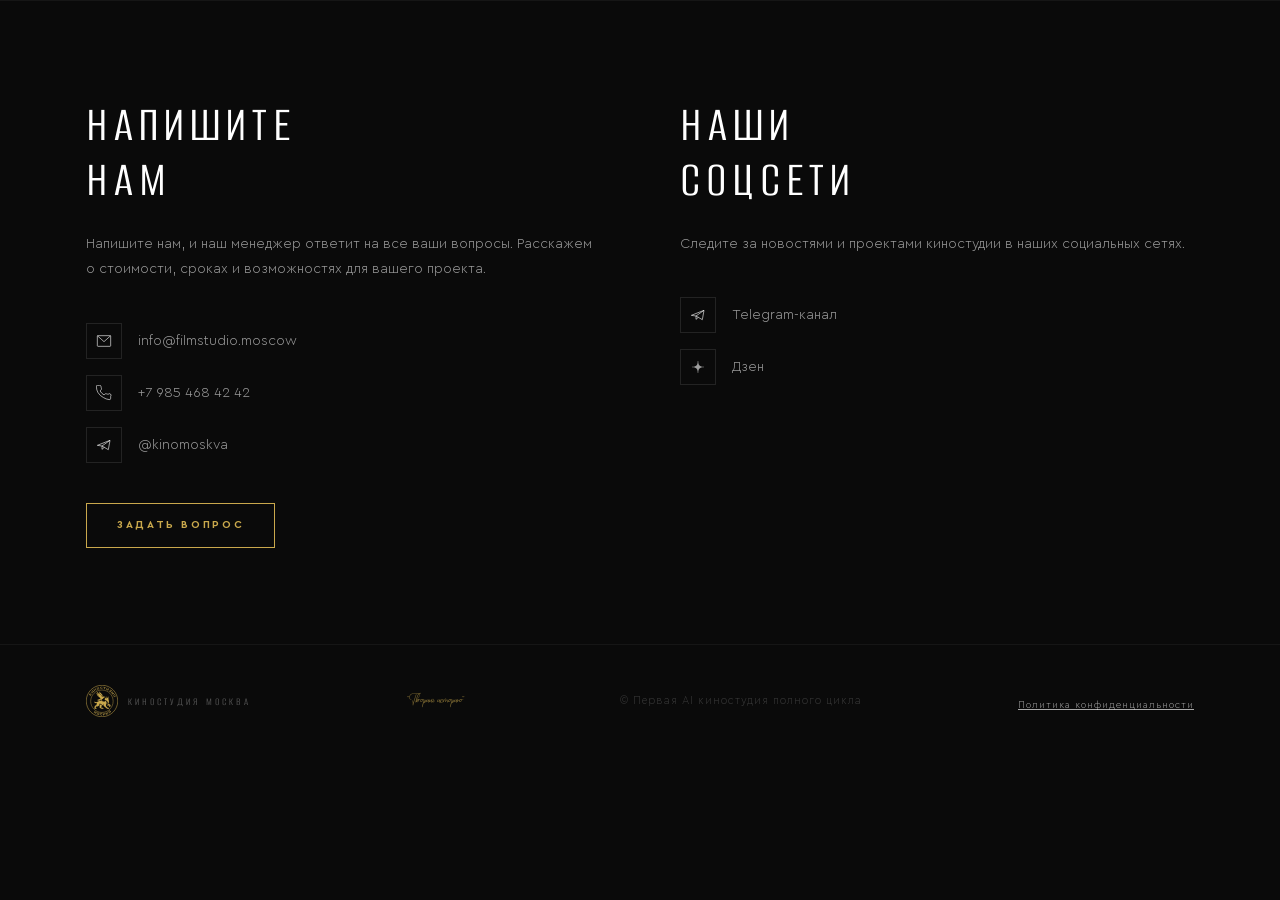
<file: full/case/kgmXskillout/kgm2026/site-footer/index.html>
<!doctype html><html lang="ru"><head><meta name="robots" content="noindex,nofollow"><meta charset="utf-8"><meta name="viewport" content="width=device-width,initial-scale=1"><style>
    @font-face {
      font-display: swap;
      font-family: 'Alumni Sans';
      font-weight: 400;
      src: url('./seo-assets/95b2f2b636941650c0e4.woff') format('woff');
    }
    @font-face {
      font-display: swap;
      font-family: 'Bella Script CYR';
      font-weight: 400;
      src: url('./seo-assets/e4b12abcdb68e929bc5b.woff') format('woff');
    }
    @font-face {
      font-display: swap;
      font-family: 'Belozersk';
      font-weight: 400;
      src: url('./seo-assets/f9d3b7fd0845e3368933.woff') format('woff');
    }
    @font-face {
      font-display: swap;
      font-family: 'Cera Pro';
      font-weight: 700;
      src: url('./seo-assets/f8084cbc8c60eb4481e8.woff') format('woff');
    }
    @font-face {
      font-display: swap;
      font-family: 'Cera Pro';
      font-weight: 300;
      src: url('./seo-assets/e4d81f683a7a56b06e94.woff') format('woff');
    }

    *, *::before, *::after { box-sizing: border-box; margin: 0; padding: 0; }

    :root {
      --gold: #C9A84C;
      --gold-30: rgba(201,168,76,0.3);
      --black: #0A0A0A;
      --dark-green: #0A0F0B;
      --white: #FFFFFF;
      --white-60: rgba(255,255,255,0.6);
      --white-50: rgba(255,255,255,0.5);
      --white-20: rgba(255,255,255,0.2);
      --white-10: rgba(255,255,255,0.1);
      --white-5: rgba(255,255,255,0.05);
      --dawn-pink: #F5F0E8;
    }

    html { scroll-behavior: smooth; }

    body {
      background: var(--dark-green);
      color: var(--white);
      font-family: 'Cera Pro', sans-serif;
      overflow-x: hidden;
    }

    /* HEADER */
    header {
      position: fixed; top:0; left:0; right:0; z-index:100;
      display:flex; justify-content:space-between; align-items:center;
      padding:14px 36px;
      background:rgba(10,10,10,0.85);
      backdrop-filter:blur(12px);
      -webkit-backdrop-filter:blur(12px);
      border-bottom:0.75px solid rgba(255,255,255,0.06);
    }
    .header-logo { display:flex; align-items:center; text-decoration:none; flex-shrink:0; }
    .header-logo svg, .header-logo img { width:36px; height:36px; }
    .header-nav {
      display:flex; align-items:center; gap:4px; flex-wrap:nowrap;
    }
    .header-nav a {
      font-family:'Cera Pro',sans-serif; font-weight:400; font-size:11px;
      letter-spacing:1.2px; text-transform:uppercase;
      color:rgba(255,255,255,0.75); text-decoration:none;
      padding:6px 10px; transition:color .25s; white-space:nowrap;
    }
    .header-nav a:hover { color:#fff; }
    .header-nav a.nav-cta {
      color:#C9A84C; font-weight:700;
    }
    .header-nav a.nav-cta:hover { color:#e0c070; }
    /* Burger for mobile */
    .header-burger {
      display:none; flex-direction:column; gap:5px; cursor:pointer;
      background:none; border:none; padding:4px;
    }
    .header-burger span {
      display:block; width:24px; height:1.5px; background:#fff; transition:.3s;
    }
    .header-mobile-nav {
      display:none; position:fixed; inset:0; top:64px; z-index:99;
      background:rgba(10,10,10,0.97); backdrop-filter:blur(16px);
      flex-direction:column; align-items:center; justify-content:center; gap:28px;
    }
    .header-mobile-nav.open { display:flex; }
    .header-mobile-nav a {
      font-family:'Cera Pro',sans-serif; font-weight:400; font-size:15px;
      letter-spacing:2px; text-transform:uppercase;
      color:rgba(255,255,255,0.8); text-decoration:none;
    }
    .header-mobile-nav a:hover { color:#fff; }
    .header-mobile-nav a.nav-cta { color:#C9A84C; font-weight:700; }
    @media(max-width:1100px){
      .header-nav { display:none; }
      .header-burger { display:flex; }
    }

    /* HERO */
    #hero {
      position:relative; width:100%; height:100vh; min-height:700px;
      background:var(--black); display:flex; flex-direction:column;
      justify-content:center; align-items:center; overflow:hidden;
    }
    .hero-video {
      position:absolute; inset:0; width:100%; height:100%;
      object-fit:cover; z-index:0;
    }
    .hero-bg {
      position:absolute; inset:0;
      background: linear-gradient(180deg,rgba(10,10,10,.4) 0%,rgba(10,10,10,0) 50%,#0A0A0A 100%),rgba(10,10,10,.7);
      mix-blend-mode:multiply; z-index:1;
    }
    .hero-content {
      position:relative; z-index:2;
      display:flex; flex-direction:column; align-items:center;
      text-align:center; max-width:768px; padding:0 12px;
    }
    .hero-logo-mark { margin-bottom:28px; filter:drop-shadow(0 18px 18px rgba(0,0,0,.4)); }
    .hero-logo-mark svg, .hero-logo-mark img { width:200px; height:200px; }
    .hero-title {
      font-family:'Alumni Sans',sans-serif; font-weight:700;
      font-size:clamp(36px,5vw,60px); line-height:1.0;
      letter-spacing:5px; text-transform:uppercase;
      color:var(--white); margin-bottom:16px; max-width:670px;
    }
    .hero-tagline {
      font-family:'Bella Script CYR',cursive; font-size:216px;
      font-weight:400; line-height:1.1; color:var(--gold);
      letter-spacing:1px; margin-bottom:8px;
    }
    .hero-scroll {
      position:absolute; bottom:36px; left:50%; transform:translateX(-50%);
      display:flex; flex-direction:column; align-items:center; gap:12px; z-index:3;
    }
    .hero-scroll span {
      font-family:'Cera Pro',sans-serif; font-size:7px;
      letter-spacing:2px; text-transform:uppercase; color:var(--white-50);
    }
    .hero-scroll-line {
      width:1px; height:48px; background:var(--white-20);
      animation:scrollPulse 2s ease-in-out infinite;
    }
    @keyframes scrollPulse {
      0%,100% { transform:scaleY(1); opacity:.5; }
      50% { transform:scaleY(.6); opacity:1; }
    }

    /* SECTION BASE */
    section { width:100%; border-top:.75px solid var(--white-5); scroll-margin-top:88px; }
    .container { max-width:1156px; margin:0 auto; padding:0 24px; }
    .section-title {
      font-family:'Alumni Sans',sans-serif; font-weight:400;
      font-size:clamp(36px,4vw,60px); line-height:1.08;
      letter-spacing:6px; text-transform:uppercase;
    }

    /* VALUES */
    #values { padding:96px 0 54px; background:var(--dark-green); }
    #values .section-title { color:var(--dawn-pink); max-width:1156px; margin-bottom:44px; }
    .values-grid {
      display:grid; grid-template-columns:repeat(4,1fr);
      border-top:.9px solid var(--white-10); padding-top:58px;
    }
    .value-item { padding-right:32px; }
    .value-numeral {
      font-family:'Cinzel',serif; font-weight:400; font-size:28px; line-height:1;
      color:var(--gold); margin-bottom:20px; display:block;
      -webkit-text-stroke:0; -webkit-font-smoothing:antialiased;
    }
    .value-label {
      font-family:'Cera Pro',sans-serif; font-weight:700; font-size:11px;
      letter-spacing:3px; text-transform:uppercase; color:var(--white);
      margin-bottom:14px; display:block;
    }
    .value-desc {
      font-family:'Cera Pro',sans-serif; font-weight:300; font-size:15px;
      line-height:1.75; color:var(--white-60); max-width:240px;
    }

    /* SERVICES */
    #services { padding:60px 0; background:var(--black); }
    .services-header { display:flex; align-items:center; gap:28px; margin-bottom:44px; }
    .services-header .section-title { color:var(--white); white-space:nowrap; }
    .services-divider { flex:1; height:.9px; background:var(--gold-30); }
    .services-grid {
      display:grid; grid-template-columns:repeat(2,1fr);
      border-top:.9px solid var(--white-10);
      border-left:.9px solid var(--white-10);
    }
    .service-card {
      padding:36px 40px; border-right:.9px solid var(--white-10);
      border-bottom:.9px solid var(--white-10);
      transition:background .4s; cursor:pointer;
      position:relative;
    }
    .service-card:hover { background:rgba(255,255,255,0.04); }
    .service-card:hover .service-icon svg *[stroke]:not([stroke='none']) { stroke:#8A1F1F; }
    .service-card:hover .service-icon svg *[fill]:not([fill='none']) { fill:#8A1F1F; }
    .service-card:hover .service-icon { opacity:1; }
    .service-icon { width:32px; height:32px; margin-bottom:20px; opacity:.55; }
    .service-icon svg { width:100%; height:100%; }
    .service-icon svg * { transition:stroke .3s, fill .3s; }
    .service-card-top { display:flex; align-items:flex-start; justify-content:space-between; }
    .service-name {
      font-family:'Alumni Sans',sans-serif; font-weight:400; font-size:22px;
      line-height:1.3; color:var(--white); margin-bottom:0; flex:1;
    }
    .service-toggle {
      width:24px; height:24px; flex-shrink:0; margin-left:16px; margin-top:2px;
      color:rgba(255,255,255,0.3); transition:transform .3s, color .3s;
      font-size:20px; line-height:1; user-select:none;
    }
    .service-card.open .service-toggle { transform:rotate(45deg); color:#C9A84C; }
    .service-desc {
      font-family:'Cera Pro',sans-serif; font-weight:300; font-size:14px;
      line-height:1.7; color:var(--white-50);
      max-height:0; overflow:hidden; transition:max-height .4s ease, opacity .4s ease, margin .4s ease;
      opacity:0; margin-top:0;
    }
    .service-card.open .service-desc {
      max-height:300px; opacity:1; margin-top:16px;
    }
    @media(max-width:768px){
      .services-grid { grid-template-columns:1fr; }
      .service-card { padding:28px 20px; }
    }

    /* ARCHIVE / PORTFOLIO */
    #portfolio { padding:75px 0; background:var(--black); overflow:hidden; }
    .archive-header {
      display:flex; flex-direction:row; justify-content:space-between;
      align-items:flex-end; margin-bottom:60px;
      max-width:1156px; margin-left:auto; margin-right:auto; padding:0 24px;
    }
    .archive-label {
      font-family:'Cera Pro',sans-serif; font-weight:400; font-size:14px;
      line-height:18px; letter-spacing:3.3px; text-transform:uppercase;
      color:#8C7851; margin-bottom:10px;
    }
    .archive-title {
      font-family:'Alumni Sans',sans-serif; font-weight:400;
      font-size:clamp(36px,4vw,60px); line-height:1.08;
      letter-spacing:6px; color:#D1C9BC; text-transform:uppercase;
    }
    .archive-scroll-hint {
      font-family:'Cera Pro',sans-serif; font-weight:400; font-size:14px;
      line-height:18px; letter-spacing:1.65px; color:#D1C9BC; opacity:.5;
      align-self:flex-end; padding-bottom:6px;
    }
    .archive-strip {
      width:100%; height:488px;
      overflow-x:scroll; overflow-y:hidden;
      display:flex; flex-direction:row; gap:15px; padding:0 144px;
      scrollbar-width:none; -ms-overflow-style:none; cursor:grab;
    }
    .archive-strip::-webkit-scrollbar { display:none; }
    .archive-strip:active { cursor:grabbing; }
    .archive-card {
      position:relative; flex:0 0 337.5px; height:487.5px;
      background:#111111; overflow:hidden;
    }
    .archive-card-bg {
      position:absolute; inset:0;
      filter:grayscale(100%); opacity:.55; transition:filter .4s, opacity .4s;
    }
    .archive-card:hover .archive-card-bg { filter:grayscale(0%); opacity:.85; }
    .archive-card-corners {
      position:absolute; inset:0; pointer-events:none;
      opacity:0; transition:opacity .35s;
    }
    .archive-card:hover .archive-card-corners { opacity:0; }
    .archive-card-corners img {
      position:absolute; width:48px; height:61px;
    }
    .archive-card-corners img:nth-child(1) { bottom:0; left:0; transform:none; }
    .archive-card-corners img:nth-child(2) { bottom:0; right:0; transform:scaleX(-1); }
    .archive-card-corners img:nth-child(3) { top:0; left:0; transform:scaleY(-1); }
    .archive-card-corners img:nth-child(4) { top:0; right:0; transform:scale(-1,-1); }
    .archive-card-meta {
      position:absolute; left:30px; right:30px; top:30px;
      font-family:'Cera Pro',sans-serif; font-weight:400; font-size:7.5px;
      line-height:9px; letter-spacing:1.5px; text-transform:uppercase;
      color:#D1C9BC; z-index:1;
    }
    .archive-card-title {
      position:absolute; left:30px; right:30px; bottom:37px;
      font-family:'Belozersk',serif; font-weight:400; font-size:24px;
      line-height:26px; color:#D1C9BC; z-index:2;
    }
    .archive-card-plus {
      position:absolute; left:50%; top:50%; transform:translate(-50%,-50%);
      width:26.4px; height:26.4px; background:rgba(8,8,8,.8);
      border:.75px solid #D1C9BC; border-radius:50%;
      display:flex; align-items:center; justify-content:center;
      opacity:0; transition:opacity .3s; z-index:3;
    }
    .archive-card:hover .archive-card-plus { opacity:1; }
    .archive-card-plus svg { width:8.4px; height:8.4px; }

    /* NEWS */
    #news {
      padding:72px 0 70px;
      background:var(--black);
      border-top:.75px solid var(--white-5);
      overflow:hidden;
    }
    .news-header {
      display:flex;
      justify-content:space-between;
      align-items:flex-end;
      gap:32px;
      margin-bottom:26px;
    }
    .news-intro {
      max-width:380px;
      margin-top:12px;
      font-family:'Cera Pro',sans-serif;
      font-size:12px;
      line-height:1.7;
      color:rgba(255,255,255,.55);
    }
    .news-scroll-hint {
      font-family:'Cera Pro',sans-serif;
      font-size:14px;
      line-height:18px;
      letter-spacing:1.65px;
      color:#D1C9BC;
      opacity:.5;
      flex-shrink:0;
      padding-bottom:8px;
    }
    .news-strip {
      display:flex;
      gap:14px;
      overflow-x:auto;
      overflow-y:hidden;
      scroll-snap-type:x mandatory;
      padding:12px 24px 18px;
      margin:0 -24px;
      scrollbar-width:none;
      -ms-overflow-style:none;
      cursor:grab;
    }
    .news-strip::-webkit-scrollbar { display:none; }
    .news-strip:active { cursor:grabbing; }
    .news-card {
      display:flex;
      flex-direction:column;
      flex:0 0 248px;
      scroll-snap-align:start;
      padding:10px;
      border:.75px solid rgba(255,255,255,.1);
      background:rgba(255,255,255,.025);
      text-decoration:none;
      color:inherit;
      transition:transform .35s ease, border-color .35s ease, background .35s ease;
    }
    .news-card:hover {
      transform:translateY(-4px);
      border-color:rgba(201,168,76,.45);
      background:rgba(201,168,76,.045);
    }
    .news-image {
      flex-shrink:0;
      width:100%;
      aspect-ratio:1/1;
      margin-bottom:12px;
      background:#111 center/cover no-repeat;
      filter:grayscale(45%);
      transition:filter .35s ease, opacity .35s ease;
    }
    .news-card:hover .news-image { filter:grayscale(0%); opacity:.92; }
    .news-image.news-placeholder {
      display:flex;
      align-items:center;
      justify-content:center;
      border:.75px solid rgba(201,168,76,.18);
      background:
        radial-gradient(circle at 50% 42%, rgba(201,168,76,.12), rgba(201,168,76,0) 42%),
        linear-gradient(145deg, rgba(255,255,255,.04), rgba(255,255,255,.01));
      filter:none;
    }
    .news-image.news-placeholder span {
      font-family:'Cinzel',serif;
      font-size:28px;
      letter-spacing:5px;
      color:rgba(201,168,76,.55);
    }
    .news-meta-row {
      display:flex;
      justify-content:space-between;
      align-items:center;
      gap:14px;
      margin-bottom:10px;
      font-family:'Cera Pro',sans-serif;
      font-size:8px;
      line-height:1.4;
      letter-spacing:1.5px;
      text-transform:uppercase;
      color:rgba(255,255,255,.42);
    }
    .news-category { color:#C9A84C; }
    .news-card h3 {
      margin:0 0 8px;
      font-family:'Alumni Sans',sans-serif;
      font-weight:400;
      font-size:25px;
      line-height:1.02;
      letter-spacing:2px;
      text-transform:uppercase;
      color:#D1C9BC;
    }
    .news-card p {
      min-height:54px;
      margin:0 0 12px;
      font-family:'Cera Pro',sans-serif;
      font-size:11px;
      line-height:1.55;
      color:rgba(255,255,255,.58);
    }
    .news-more {
      display:inline-flex;
      margin-top:auto;
      align-items:center;
      gap:8px;
      font-family:'Cera Pro',sans-serif;
      font-size:9px;
      font-weight:700;
      letter-spacing:1.8px;
      text-transform:uppercase;
      color:#C9A84C;
    }


    /* PROCESS */
    #process { padding:80px 0; background:var(--black); border-top:.75px solid var(--white-5); }
    .process-inner { display:grid; grid-template-columns:1fr 1fr; gap:80px; align-items:start; }
    .process-text .section-title { color:var(--white); margin-bottom:32px; }
    .process-text p { font-family:'Cera Pro',sans-serif; font-size:14px; line-height:1.85; color:var(--white-60); margin-bottom:20px; }
    .process-steps { display:flex; flex-direction:column; }
    .process-step { display:flex; align-items:flex-start; gap:24px; padding:28px 0; border-bottom:.75px solid var(--white-5); }
    .process-step:first-child { border-top:.75px solid var(--white-5); }
    .step-num { font-family:'Cinzel',serif; font-size:14px; color:var(--gold); min-width:36px; text-align:right; margin-top:3px; flex-shrink:0; }
    .step-body h3 { font-family:'Cera Pro',sans-serif; font-weight:700; font-size:12px; letter-spacing:2.5px; text-transform:uppercase; color:var(--white); margin-bottom:8px; }
    .step-body p { font-family:'Cera Pro',sans-serif; font-size:12px; line-height:1.8; color:var(--white-50); }

        /* ── FAQ ── */
    #faq { padding:100px 0; background:var(--black); border-top:.75px solid var(--white-5); }
    .faq-inner { display:grid; grid-template-columns:1fr 1.6fr; gap:80px; align-items:start; }
    .faq-left .section-title { color:var(--white); margin-bottom:24px; }
    .faq-left p { font-family:'Cera Pro',sans-serif; font-size:13px; line-height:1.85; color:rgba(255,255,255,0.55); margin-bottom:32px; }
    .faq-list { display:flex; flex-direction:column; }
    .faq-item { border-bottom:.75px solid rgba(255,255,255,0.08); cursor:pointer; }
    .faq-item:first-child { border-top:.75px solid rgba(255,255,255,0.08); }
    .faq-q { display:flex; justify-content:space-between; align-items:center; gap:20px;
      padding:22px 0; font-family:'Cera Pro',sans-serif; font-size:13px; font-weight:700;
      letter-spacing:0.5px; color:var(--white); transition:color .25s; user-select:none; }
    .faq-item:hover .faq-q { color:#C9A84C; }
    .faq-icon { font-size:20px; font-weight:300; color:rgba(255,255,255,0.4);
      transition:transform .3s, color .25s; flex-shrink:0; line-height:1; }
    .faq-item.open .faq-icon { transform:rotate(45deg); color:#C9A84C; }
    .faq-a { max-height:0; overflow:hidden; opacity:0;
      transition:max-height .4s ease, opacity .35s ease, padding .3s ease;
      font-family:'Cera Pro',sans-serif; font-size:13px; line-height:1.8;
      color:rgba(255,255,255,0.6); padding-bottom:0; }
    .faq-item.open .faq-a { max-height:400px; opacity:1; padding-bottom:22px; }

    /* CONTACTS */
    #contacts { padding:96px 0; background:var(--black); border-top:.75px solid var(--white-5); }
    .contacts-inner { display:grid; grid-template-columns:repeat(2, minmax(0, 1fr)); gap:80px; }
    .contacts-social .section-title { color:var(--white); margin-bottom:24px; }
    .contacts-social p { font-family:'Cera Pro',sans-serif; font-size:14px; line-height:1.85; color:var(--white-60); margin-bottom:40px; }
    @media(max-width:768px) {
      .contacts-inner { grid-template-columns:1fr; gap:56px; }
      .contacts-social p { margin-bottom:28px; }
    }
    .contacts-text .section-title { color:var(--white); margin-bottom:24px; }
    .contacts-text p { font-family:'Cera Pro',sans-serif; font-size:14px; line-height:1.85; color:var(--white-60); margin-bottom:40px; }
    .contacts-links { display:flex; flex-direction:column; gap:16px; }
    .contact-link { display:flex; align-items:center; gap:16px; font-family:'Cera Pro',sans-serif; font-size:14px; color:var(--white-60); text-decoration:none; transition:color .3s; }
    .contact-link:hover { color:var(--gold); }
    .contact-link-icon { width:36px; height:36px; border:.75px solid var(--white-10); display:flex; align-items:center; justify-content:center; flex-shrink:0; transition:border-color .3s, background .3s; }
    .contact-link:hover .contact-link-icon { border-color:var(--gold-30); background:rgba(201,168,76,.05); }
    .contact-link-icon svg { width:16px; height:16px; stroke:currentColor; fill:none; }
    .contact-form { display:flex; flex-direction:column; gap:20px; }
    .form-group { display:flex; flex-direction:column; gap:8px; }
    .form-group label { font-family:'Cera Pro',sans-serif; font-size:10px; letter-spacing:2px; text-transform:uppercase; color:var(--white-50); }
    .form-group input, .form-group textarea {
      background:transparent; border:none; border-bottom:.75px solid var(--white-10);
      color:var(--white); font-family:'Cera Pro',sans-serif; font-size:14px; font-weight:300;
      padding:12px 0; outline:none; resize:none; transition:border-color .3s; width:100%;
    }
    .form-group input::placeholder, .form-group textarea::placeholder { color:var(--white-20); }
    .form-group input:focus, .form-group textarea:focus { border-bottom-color:var(--gold); }
    .form-group textarea { height:100px; }
    .form-submit {
      display:inline-flex; align-items:center; gap:12px;
      background:var(--gold); color:var(--black); font-family:'Cera Pro',sans-serif;
      font-size:11px; font-weight:700; letter-spacing:2.5px; text-transform:uppercase;
      border:none; padding:16px 32px; cursor:pointer; transition:opacity .3s; align-self:flex-start;
    }
    .form-submit:hover { opacity:.85; }
    .form-submit svg { width:14px; height:14px; stroke:var(--black); fill:none; }

    /* FOOTER */
    footer { background:var(--black); border-top:.75px solid var(--white-5); padding:40px 0; }
    .footer-inner { display:flex; align-items:center; justify-content:space-between; }
    .footer-logo-text { font-family:'Alumni Sans',sans-serif; font-size:18px; letter-spacing:4px; text-transform:uppercase; color:var(--white-50); display:flex; align-items:center; gap:10px; }
    .footer-copy { font-family:'Cera Pro',sans-serif; font-size:11px; letter-spacing:1px; color:var(--white-20); }
    .footer-tagline { font-family:'Bella Script CYR',cursive; font-size:24px; color:var(--gold); opacity:.6; font-weight:400; }

    /* SCROLL REVEAL */
    .reveal { opacity:1; transform:none; transition:opacity .7s ease, transform .7s ease; }
    .reveal.reveal-ready { opacity:0; transform:translateY(24px); }
    .reveal.visible { opacity:1; transform:none; }
    .reveal-delay-1 { transition-delay:.1s; }
    .reveal-delay-2 { transition-delay:.2s; }
    .reveal-delay-3 { transition-delay:.3s; }
    .reveal-delay-4 { transition-delay:.4s; }

    /* CURSOR */
    @media(max-width:768px){ .cursor, .cursor-ring { display:none !important; } }
    .cursor { position:fixed; width:6px; height:6px; background:var(--gold); border-radius:50%; pointer-events:none; z-index:9999; transform:translate(-50%,-50%); transition:transform .1s; }
    .cursor-ring { position:fixed; width:32px; height:32px; border:1px solid var(--gold-30); border-radius:50%; pointer-events:none; z-index:9998; transform:translate(-50%,-50%); transition:transform .15s ease, width .3s, height .3s, border-color .3s; }

    @media (max-width:768px) {
      .values-grid { grid-template-columns:1fr 1fr; gap:40px 24px; }
      .services-grid { grid-template-columns:1fr 1fr; }
      .service-card { border-right:none; border-bottom:.9px solid var(--white-10); }
      .process-inner, .tech-inner, .contacts-inner { grid-template-columns:1fr; gap:40px; }
      .stats-grid { grid-template-columns:1fr 1fr; }
      .stat-item { border-right:none; border-bottom:1px solid rgba(10,10,10,.15); }
      .footer-inner { flex-direction:column; gap:16px; text-align:center; }
      .archive-header { flex-direction:column; align-items:flex-start; gap:8px; }
      header { mix-blend-mode:normal; background:rgba(10,10,10,.8); backdrop-filter:blur(8px); }
      .hero-tagline { font-size:72px; line-height:0.95; }
    }

    /* ── VIDEO OVERLAY ── */
    .video-overlay {
      display:none; position:fixed; inset:0; z-index:9999;
      align-items:center; justify-content:center;
    }
    .video-overlay.active { display:flex; }
    .video-overlay-backdrop {
      position:absolute; inset:0;
      background:rgba(0,0,0,.5);
    }
    .video-overlay-box {
      position:relative; z-index:1;
      width:70vw; max-width:70vw;
      background:#000;
      box-shadow:0 0 80px rgba(0,0,0,.8);
    }
    .video-overlay-box video {
      display:block; width:100%; height:auto;
    }
    .video-overlay-close {
      position:absolute; top:-44px; right:0;
      width:36px; height:36px; cursor:pointer;
      display:flex; align-items:center; justify-content:center;
      background:none; border:none; padding:0;
    }
    .video-overlay-close svg { width:24px; height:24px; }
    .archive-card { cursor:pointer; }
    /* Process step hover descriptions */
    .step-desc {
      overflow: hidden;
      max-height: 0;
      opacity: 0;
      transition: max-height 0.4s ease, opacity 0.3s ease, margin-top 0.3s ease;
      font-family: 'Cera Pro', sans-serif;
      font-size: 13px;
      line-height: 1.7;
      color: rgba(255,255,255,0.6);
      margin-top: 0;
    }
    .process-step-hover:hover .step-desc {
      max-height: 200px;
      opacity: 1;
      margin-top: 10px;
    }
    .process-step-hover {
      cursor: default;
      transition: background 0.2s;
    }
    .process-step-hover:hover {
      background: rgba(255,255,255,0.02);
    }
    /* ── CASES ── */
    #cases { padding:80px 0; background:var(--black); border-top:.75px solid var(--white-5); }
    .cases-header { display:flex; flex-direction:row; justify-content:space-between; align-items:flex-end;
      margin-bottom:60px; width:100%; padding:0 144px; box-sizing:border-box; }
    .cases-grid { display:flex; flex-direction:row; gap:15px;
      width:100%; padding:0 144px;
      overflow-x:auto; overflow-y:hidden; scrollbar-width:none; -ms-overflow-style:none; cursor:grab; }
    .cases-grid::-webkit-scrollbar { display:none; }
    .cases-grid:active { cursor:grabbing; }
    .case-card {
      position:relative; width:380px; height:460px; flex:0 0 380px;
      background:#181B17; overflow:hidden; cursor:pointer; text-decoration:none; display:block;
    }
    .case-image-wrapper { position:absolute; inset:0; z-index:0; }
    .case-image-bg {
      position:absolute; left:-5px; right:-5px; top:-5px; bottom:-5px;
      background-size:cover; background-position:center;
      filter:grayscale(100%) brightness(0.85);
      transition:filter .45s ease;
    }
    .case-card:hover .case-image-bg { filter:grayscale(0%) brightness(1); }
    .case-overlay {
      position:absolute; inset:0; z-index:1;
      background:linear-gradient(0deg, rgba(2,3,2,.95) 0%, rgba(2,3,2,.6) 26.44%, rgba(28,46,30,.1) 52.88%, rgba(2,3,2,.6) 75.48%, rgba(2,3,2,.95) 100%);
    }
    .case-frame-border {
      box-sizing:border-box; position:absolute; left:15px; right:15px; top:15px; bottom:15px;
      border:1px solid rgba(201,168,76,.15); z-index:2; pointer-events:none;
      transition:border-color .35s;
    }
    .case-card:hover .case-frame-border { border-color:rgba(201,168,76,.35); }
    .case-date-left {
      position:absolute; left:30px; top:24px; z-index:3;
      font-family:'Cera Pro',sans-serif; font-size:12.8px; line-height:20px;
      letter-spacing:1.28px; color:#7A1C1C;
    }
    .case-date-right {
      position:absolute; right:30px; top:24px; z-index:3;
      font-family:'Cera Pro',sans-serif; font-size:12.8px; line-height:20px;
      letter-spacing:1.28px; color:#7A1C1C;
    }
    .case-content {
      position:absolute; bottom:0; left:0; right:0; z-index:5;
      padding:30px; display:flex; flex-direction:column; gap:0;
    }
    .case-client {
      font-family:'Oswald','Alumni Sans',sans-serif; font-size:12px; line-height:19px;
      letter-spacing:3.6px; text-transform:uppercase; color:#C9A84C;
      opacity:.8; margin-bottom:8px;
    }
    .case-title {
      font-family:'Belozersk Font',serif; font-size:clamp(20px,3vw,36px); line-height:1.15;
      color:#8A1F1F; margin:0 0 8px 0;
    }

    .case-corners { position:absolute; inset:0; pointer-events:none; opacity:0; transition:opacity .35s; z-index:6; }
    .case-card:hover .case-corners { opacity:1; }
    .case-corners img { position:absolute; width:48px; height:61px; }
    .case-corners img:nth-child(1) { bottom:0; left:0; }
    .case-corners img:nth-child(2) { bottom:0; right:0; transform:scaleX(-1); }
    .case-corners img:nth-child(3) { top:0; left:0; transform:scaleY(-1); }
    .case-corners img:nth-child(4) { top:0; right:0; transform:scale(-1,-1); }
    @media(max-width:768px){
      .cases-header { padding:0 20px; }
      .cases-grid { padding:0 20px; gap:15px; }
      .case-card { flex:0 0 80vw; height:auto; aspect-ratio:4/3; }
    }

    /* Responsive layout: shared desktop typography and compact phone rhythm. */
    @media (max-width: 768px) {
      html, body {
        width:100%;
        max-width:100%;
        overflow-x:hidden;
      }
      body { -webkit-text-size-adjust:100%; }
      header {
        padding:12px 18px !important;
        background:rgba(10,10,10,.92) !important;
        mix-blend-mode:normal !important;
        backdrop-filter:blur(12px) !important;
        -webkit-backdrop-filter:blur(12px) !important;
      }
      .header-logo svg, .header-logo img { width:32px; height:32px; }
      .header-mobile-nav {
        top:58px;
        justify-content:flex-start;
        padding:44px 20px 32px;
        gap:22px;
        overflow-y:auto;
      }
      section { overflow-x:clip; }
      .container { padding:0 20px; }
      #hero {
        min-height:520px;
        height:min(740px, 92svh);
        padding:88px 0 56px;
        justify-content:center;
      }
      .hero-content {
        max-width:100%;
        padding:0 20px;
      }
      .hero-logo-mark { margin-bottom:20px; }
      .hero-logo-mark svg, .hero-logo-mark img { width:112px; height:112px; }
      .hero-title {
        font-size:clamp(30px, 8.5vw, 38px);
        line-height:1.05;
        letter-spacing:2.8px;
        max-width:340px;
        margin-bottom:20px;
      }
      .hero-cta {
        margin-top:24px !important;
        padding:14px 22px !important;
        max-width:calc(100vw - 40px);
      }
      .hero-scroll { bottom:20px; }
      .section-title,
      .archive-title {
        font-size:clamp(30px, 7.7vw, 38px);
        letter-spacing:3px;
        line-height:1.02;
        overflow-wrap:anywhere;
      }
      #services,
      #portfolio,
      #process,
      #price,
      #faq,
      #contacts {
        padding-top:40px !important;
        padding-bottom:40px !important;
      }
      .services-header {
        gap:18px;
        margin-bottom:28px;
      }
      .services-grid {
        grid-template-columns:repeat(2,minmax(0,1fr)) !important;
        align-items:stretch;
        border-left:.9px solid var(--white-10);
      }
      .service-card {
        padding:18px 14px;
        border-right:.9px solid var(--white-10);
      }
      .service-name {
        font-size:20px;
        line-height:1.2;
      }
      .service-desc {
        font-size:14px;
        line-height:1.65;
      }
      .archive-header {
        padding:0 20px;
        margin-bottom:28px;
      }
      .archive-scroll-hint {
        font-size:12px;
        padding-bottom:0;
      }
      .archive-strip {
        height:auto;
        padding:0 20px 6px;
        gap:14px;
        scroll-snap-type:x mandatory;
      }
      .archive-card {
        flex:0 0 min(64vw, 280px);
        height:auto;
        aspect-ratio:.72;
        max-height:390px;
        scroll-snap-align:start;
      }
      .archive-card-meta {
        left:20px;
        right:20px;
        top:20px;
      }
      .archive-card-title {
        left:20px;
        right:20px;
        bottom:24px;
        font-size:22px;
        line-height:24px;
      }
      .archive-card-plus { opacity:1; }
      #news {
        padding:42px 0 40px;
      }
      .news-header {
        flex-direction:column;
        align-items:flex-start;
        gap:8px;
        margin-bottom:18px;
      }
      .news-intro {
        max-width:none;
        margin-top:8px;
        font-size:11px;
        line-height:1.55;
      }
      .news-scroll-hint {
        font-size:11px;
        padding-bottom:0;
      }
      .news-strip {
        margin:0 -20px;
        padding:12px 20px 8px;
        gap:10px;
      }
      .news-card {
        flex:0 0 min(248px, 76vw);
        padding:8px;
      }
      .news-image {
        margin-bottom:9px;
      }
      .news-meta-row {
        margin-bottom:8px;
        gap:8px;
        font-size:7px;
        letter-spacing:1.1px;
      }
      .news-card h3 {
        margin-bottom:6px;
        font-size:20px;
        letter-spacing:1.6px;
        line-height:1.04;
      }
      .news-card p {
        min-height:0;
        margin-bottom:10px;
        font-size:12px;
        line-height:1.55;
      }
      .news-more {
        font-size:8px;
        letter-spacing:1.4px;
      }
      .process-inner,
      .faq-inner { display:block; }
      .process-text {
        position:static;
        top:auto;
        margin-bottom:32px;
      }
      .process-step {
        gap:16px;
        padding:16px 0;
      }
      .step-num {
        min-width:30px;
        text-align:left;
      }
      .step-desc {
        max-height:none;
        opacity:1;
        margin-top:10px;
      }
      .process-step-hover:hover { background:transparent; }
      #price .container > div {
        grid-template-columns:1fr !important;
        gap:28px !important;
      }
      #price a,
      #faq a,
      #cta-banner a,
      #contacts a[style*="inline-flex"] {
        width:auto;
        max-width:100%;
        min-height:44px;
      }
      .faq-left { margin-bottom:34px; }
      .faq-q {
        padding:16px 0;
        align-items:flex-start;
      }
      .faq-a {
        font-size:13px;
        line-height:1.7;
      }
      .contacts-inner { max-width:none; }
      .contacts-text p { margin-bottom:28px; }
      .contact-link {
        align-items:flex-start;
        min-width:0;
        overflow-wrap:anywhere;
        word-break:break-word;
      }
      .contact-link-icon { margin-top:-6px; }
      .footer-inner { align-items:center; }
      .footer-logo-text {
        justify-content:center;
        flex-wrap:wrap;
        line-height:1.1;
      }
      .video-overlay-box,
      .video-overlay-box[style] {
        width:92vw !important;
        max-width:92vw !important;
      }
      .video-overlay-close {
        top:-42px;
        right:0;
      }
      #privacy-modal > div {
        width:calc(100% - 32px) !important;
        margin:24px auto !important;
        padding:34px 20px !important;
      }
      #privacy-modal .privacy-title {
        font-size:24px !important;
        letter-spacing:2px !important;
      }
    }

    @media (max-width: 380px) {
      .hero-title {
        font-size:30px;
        letter-spacing:2.2px;
      }
      .archive-card { flex-basis:68vw; }
      .section-title,
      .archive-title { letter-spacing:2.4px; }
    }

    @media (max-width:768px) {
      .service-icon { width:24px; height:24px; margin-bottom:12px; }
      .service-toggle { margin-left:6px; width:18px; }
      .service-card.open .service-desc { max-height:720px; }
      .service-desc { font-size:13px; line-height:1.6; }
      .services-header, .archive-header { margin-bottom:24px; }
      .process-text .section-title, .faq-left .section-title,
      .contacts-text .section-title { margin-bottom:18px; }
      .process-text p, .contacts-text p { font-size:14px; line-height:1.65; }
      .process-text { margin-bottom:22px; }
      .step-desc { margin-top:6px; font-size:12px; line-height:1.6; }
      .step-body h3 { font-size:11px; letter-spacing:1.6px; }
      .faq-left { margin-bottom:24px; }
      .faq-left p { margin-bottom:20px; }
      .archive-header { flex-direction:row; align-items:center; }
      .archive-scroll-hint { font-size:10px; letter-spacing:1px; }
      .news-meta-row { font-size:8px; }
      .news-more { font-size:9px; }
      #price .container > div > div:first-child > div[style*="inline-block"] {
        padding:16px 20px !important; margin-bottom:24px !important;
      }
      #price .container > div > div:nth-child(2) > div:nth-child(2) > div {
        padding:12px 0 !important;
      }
      #price .section-title, #price p { margin-bottom:22px !important; }
      #cta-banner { padding:48px 20px !important; }
      #cta-banner > div:last-child { gap:24px !important; width:100%; }
      #cta-banner h2 { font-size:clamp(24px,6.5vw,32px) !important;
        letter-spacing:1.5px !important; white-space:normal !important; }
      section:has(> a:only-child) { padding:28px 0 !important; }
      .footer-logo-text { font-size:16px; letter-spacing:2px; }
    }
    @media (max-width:359px) {
      .services-grid { grid-template-columns:1fr !important; }
      .service-card { padding:16px; }
      .service-icon { float:left; margin:0 12px 0 0; }
      .service-card-top { min-height:30px; }
      .service-desc { clear:both; }
    }

.reveal{opacity:1!important;transform:none!important} html,body{height:auto;min-height:0} body{background:#0a0a0a}
</style></head><body>  <!-- CONTACTS -->
  <section id="contacts">
    <div class="container">
      <div class="contacts-inner">
        <div class="contacts-text">
          <h2 class="section-title reveal">Напишите<br>нам</h2>
          <p class="reveal reveal-delay-1">Напишите нам, и наш менеджер ответит на все ваши вопросы. Расскажем о стоимости, сроках и возможностях для вашего проекта.</p>
          <div class="contacts-links">
            <a href="mailto:info@filmstudio.moscow" class="contact-link reveal reveal-delay-2">
              <div class="contact-link-icon"><svg viewBox="0 0 24 24" stroke-width="1.5"><rect x="2" y="4" width="20" height="16" rx="1"/kinomsk-host-test/full/><polyline points="2,4 12,13 22,4"/kinomsk-host-test/full/></svg></div>
              info@filmstudio.moscow
            </a>
            <a href="tel:+79854684242" class="contact-link reveal reveal-delay-3">
              <div class="contact-link-icon"><svg viewBox="0 0 24 24" stroke-width="1.5"><path d="M22 16.92v3a2 2 0 01-2.18 2 19.79 19.79 0 01-8.63-3.07A19.5 19.5 0 013.07 11.5 19.79 19.79 0 01.5 2.88 2 2 0 012.5.5h3a2 2 0 012 1.72 12.84 12.84 0 00.7 2.81 2 2 0 01-.45 2.11L6.09 8.91a16 16 0 006 6l1.27-1.27a2 2 0 012.11-.45 12.84 12.84 0 002.81.7A2 2 0 0122 16.92z"/kinomsk-host-test/full/></svg></div>
              +7 985 468 42 42
            </a>
            <a href="https://t.me/m/L3l68gJKNDNi" class="contact-link reveal reveal-delay-4" target="_blank">
              <div class="contact-link-icon"><svg viewBox="0 0 24 24" stroke-width="1.5"><path d="M21 5L2 12.5l7 1M21 5l-2.5 14L9 13.5M21 5L9 13.5m0 0v5l3.5-3"/kinomsk-host-test/full/></svg></div>
              @kinomoskva
            </a>
          </div>
          <div class="reveal reveal-delay-4" style="margin-top:40px;">
            <a href="https://t.me/m/L3l68gJKNDNi" target="_blank" style="display:inline-flex; align-items:center; justify-content:center; padding:15px 30px; border:0.75px solid #C9A84C; text-decoration:none; transition:background .3s; white-space:nowrap;" onmouseover="this.style.background='rgba(201,168,76,0.1)'" onmouseout="this.style.background='transparent'">
              <span style="font-family:'Cera Pro',sans-serif; font-weight:700; font-size:10.5px; letter-spacing:2.625px; text-transform:uppercase; color:#C9A84C; white-space:nowrap;">ЗАДАТЬ ВОПРОС</span>
            </a>
          </div>
        </div>
        <div class="contacts-social">
          <h2 class="section-title reveal">Наши<br>соцсети</h2>
          <p class="reveal reveal-delay-1">Следите за новостями и проектами киностудии в наших социальных сетях.</p>
          <div class="contacts-links">
            <a href="https://t.me/kinomskv" class="contact-link reveal reveal-delay-4" target="_blank" rel="noopener noreferrer">
              <div class="contact-link-icon"><svg viewBox="0 0 24 24" stroke-width="1.5"><path d="M21 5L2 12.5l7 1M21 5l-2.5 14L9 13.5M21 5L9 13.5m0 0v5l3.5-3"/kinomsk-host-test/full/></svg></div>
              Telegram-канал
            </a>
            <a href="https://dzen.ru/kinostudiomoscow?share_to=link" class="contact-link reveal reveal-delay-4" target="_blank" rel="noopener noreferrer">
              <div class="contact-link-icon"><svg viewBox="0 0 169 169" aria-hidden="true"><path style="fill:currentColor;stroke:none" d="M148.369 82.7304C148.369 82.0906 147.849 81.5608 147.209 81.5308C124.246 80.661 110.271 77.732 100.494 67.955C90.6967 58.1581 87.7776 44.1724 86.9079 21.1596C86.8879 20.5198 86.358 20 85.7082 20H83.0291C82.3893 20 81.8594 20.5198 81.8295 21.1596C80.9597 44.1624 78.0406 58.1581 68.2437 67.955C58.4568 77.742 44.4911 80.661 21.5283 81.5308C20.8885 81.5508 20.3687 82.0806 20.3687 82.7304V85.4096C20.3687 86.0494 20.8885 86.5792 21.5283 86.6092C44.4911 87.4789 58.4667 90.408 68.2437 100.185C78.0206 109.962 80.9397 123.908 81.8195 146.83C81.8394 147.47 82.3693 147.99 83.0191 147.99H85.7082C86.348 147.99 86.8779 147.47 86.9079 146.83C87.7876 123.908 90.7067 109.962 100.484 100.185C110.271 90.398 124.236 87.4789 147.199 86.6092C147.839 86.5892 148.359 86.0594 148.359 85.4096V82.7304H148.369Z"/kinomsk-host-test/full/></svg></div>
              Дзен
            </a>
          </div>
        </div>
      </div>
    </div>
  </section>

  <!-- FOOTER -->
  <footer>
    <div class="container">
      <div class="footer-inner">
        <div class="footer-logo-text">
          <svg width="32" height="32" viewBox="0 0 567 567" fill="none" xmlns="http://www.w3.org/2000/svg">
<g clip-path="url(#clip0_203_525)">
<path fill-rule="evenodd" clip-rule="evenodd" d="M408.793 198.974C405.203 200.47 401.812 204.833 400.565 206.828C405.951 205.93 408.544 207.576 409.541 208.698C396.825 209.072 396.077 214.308 396.077 216.926C396.077 219.544 400.939 239.367 397.947 243.481C395.553 246.772 396.95 249.839 397.947 250.961C408.793 271.158 416.648 322.397 375.132 350.448C411.037 299.582 355.31 268.54 341.097 265.922C335.712 265.323 332.383 261.807 331.373 258.441C330.363 255.075 329.628 248.218 329.877 246.473L333.617 246.099L337.357 241.985C336.46 240.19 332.744 239.242 330.999 238.993C330.625 237.497 333.243 236.001 335.487 236.001C337.562 236.001 343.342 237.497 346.334 233.009C349.326 228.52 353.829 226.862 355.31 226.65C357.928 226.276 369.148 226.65 371.766 227.024C373.84 227.321 376.878 228.645 378.124 229.268C382.313 222.686 389.345 215.555 392.337 212.812C396.227 202.34 404.928 199.223 408.793 198.974ZM359.05 234.131C356.955 234.131 352.692 237.622 350.822 239.367C353.066 241.112 358.601 243.107 360.172 241.985C362.416 240.382 365.782 239.367 367.278 238.619C366.904 237.871 363.42 234.839 362.416 234.505C361.294 234.131 361.668 234.131 359.05 234.131Z" fill="#C9A84C"/kinomsk-host-test/full/>
<path d="M163.068 363.912C151.399 374.085 148.981 404.804 149.23 418.892H188.127C187.828 406.026 177.032 402.56 171.67 402.435C171.67 390.467 177.351 382.987 191.493 382.987C207.575 382.987 220.043 373.138 225.528 367.278C229.717 363.688 234.379 354.44 236 350.074C237.622 345.708 238.083 341.472 244.977 329.877C251.559 318.807 261.932 317.784 266.295 318.657C254.327 320.752 248.094 336.236 246.473 343.716C264.051 340.724 283.5 352.318 290.98 357.18C296.964 361.07 300.455 360.795 301.452 360.172C311.625 356.283 315.914 341.098 316.787 333.991C321.649 349.7 314.543 359.05 309.306 365.782C319.031 372.141 354.936 404.679 362.416 412.16C368.4 418.144 372.888 419.391 374.384 419.266H407.671C406.923 415.526 406.923 414.03 403.931 408.794C399.085 400.312 387.599 401.438 382.238 403.183C379.994 402.061 366.53 387.101 357.18 371.393C350.384 359.975 353.939 349.7 357.18 345.586C366.156 333.243 365.707 318.059 363.912 303.697C362.117 289.335 350.448 277.017 344.837 272.654C345.71 276.893 345.137 286.417 335.861 290.606C324.267 295.842 313.42 293.972 308.184 292.85C302.948 291.728 297.338 289.858 276.019 283.5C258.965 278.414 240.488 281.381 233.382 283.5C223.209 285.595 203.71 296.84 195.233 302.201C174.887 309.082 158.331 298.585 152.596 292.476C149.978 294.72 148.794 302.201 149.978 305.941C156.253 325.763 181.978 322.785 193.363 316.413C187.379 336.61 191.867 334.365 186.257 348.578C181.769 359.948 168.927 363.538 163.068 363.912Z" fill="#C9A84C"/kinomsk-host-test/full/>
<path d="M246.099 351.57C241.61 352.767 240.488 357.803 240.488 360.172C248.717 378.125 241.984 385.605 238.244 386.881C237.496 387.849 237.87 390.247 238.992 392.117C245.276 401.991 266.669 417.022 277.515 419.266H311.924C310.802 408.045 299.956 400.939 293.224 403.183C287.891 404.961 283.375 404.18 281.63 403.183C274.449 399.892 268.664 392.088 266.669 388.597C280.732 381.117 284.747 368.275 284.996 362.79C284.996 362.491 271.498 355.507 265.921 353.44C260.345 351.372 250.587 350.373 246.099 351.57Z" fill="#C9A84C"/kinomsk-host-test/full/>
<path d="M398.321 337.732C392.936 349.401 374.136 360.297 365.409 364.286C365.409 364.286 406.875 360.792 411.038 361.668C418.144 363.164 414.703 370.644 412.908 372.141C410.664 374.011 411.814 375.887 411.038 379.247C410.262 382.607 407.298 384.857 409.168 387.475C411.038 390.093 421.884 390.841 426.372 387.475C440.149 377.143 432.356 354.562 431.608 351.57C430.86 348.578 425.25 345.212 421.884 344.464C419.191 343.865 405.054 339.727 398.321 337.732Z" fill="#C9A84C"/kinomsk-host-test/full/>
<path d="M192.241 119.683C197.851 126.291 212.213 141.451 224.78 149.23C240.489 158.954 256.571 169.053 261.059 172.419C265.547 175.785 267.043 176.907 268.913 180.273C270.783 183.639 272.28 188.127 273.402 191.119C274.524 194.111 280.508 207.95 292.85 207.202C305.192 206.454 303.696 204.584 310.803 203.462C316.488 202.564 323.237 202.356 325.763 203.088C328.066 203.755 332.196 206.678 332.495 207.576C332.869 208.698 333.617 209.82 338.105 209.446C342.593 209.072 349.326 215.43 349.326 217.674C342.967 216.926 334.365 217.674 330.999 218.796C327.825 219.854 321.026 224.406 316.787 227.398C314.543 228.894 308.858 233.308 304.07 238.993C298.086 246.099 294.72 247.969 291.728 249.091C288.736 250.213 281.618 250.647 275.646 259.937C272.28 265.173 275.272 268.315 278.264 271.906C280.134 274.15 284.547 278.787 285.744 279.386C287.24 280.134 295.468 280.882 296.59 286.492L270.035 278.638C270.285 278.015 271.382 276.768 273.776 276.768C276.169 276.768 275.771 275.272 275.272 274.524L265.547 264.799C266.295 261.308 264.051 255.823 260.685 257.693C257.319 259.563 257.319 261.059 255.075 264.051C253.144 266.625 243.481 278.264 225.902 279.386C236.374 272.28 247.445 263.752 248.343 261.059C239.99 268.914 218.048 282.378 205.706 277.89C213.56 274.524 228.969 267.642 235.252 261.059C224.78 267.667 202.04 275.496 193.363 268.914C212.438 264.051 231.886 255.823 240.489 249.465C249.091 243.107 247.969 243.481 253.205 237.123C254.576 235.378 257.843 231.513 259.937 230.016C254.327 231.139 242.134 232.186 238.245 227.398C244.977 226.65 249.614 224.332 253.205 221.04C244.603 221.539 229.268 223.284 224.406 216.178C230.764 215.679 244.453 213.934 248.343 210.942C236.998 211.565 212.812 209.895 206.828 198.226C214.308 200.844 236 201.966 240.863 200.844C238.868 199.473 231.587 196.131 218.422 193.737C205.257 191.344 195.233 181.769 189.249 171.297C195.607 175.037 209.99 180.733 219.918 182.891C228.52 184.761 232.26 186.257 236 188.127C236.125 187.005 232.485 183.116 216.926 176.533C197.477 168.305 185.883 161.199 182.517 141.002L182.599 141.074C188.383 146.103 202.046 157.984 210.194 161.199C217.404 164.043 231.737 171.746 234.13 173.541C233.133 171.297 227.772 165.013 214.308 157.832C197.477 148.856 190.745 126.416 192.241 119.683ZM326.137 208.324C325.389 207.576 323.893 206.828 322.397 207.576C320.901 208.324 321.275 209.446 321.275 210.568C322.397 211.565 326.137 212.812 326.885 210.568C327.259 209.446 326.735 208.922 326.137 208.324Z" fill="#C9A84C"/kinomsk-host-test/full/>
<path d="M363.913 222.162C368.7 221.564 374.136 223.159 376.255 224.032C369.373 211.466 373.388 199.847 376.255 195.608C370.869 196.804 365.783 213.809 363.913 222.162Z" fill="#C9A84C"/kinomsk-host-test/full/>
<path d="M278.304 192.989C281.895 204.06 293.764 204.584 298.875 203.088C294.013 200.47 293.04 193.289 292.143 184.013C291.129 173.541 287.28 170.923 284.662 167.557C282.568 164.864 270.076 153.718 264.092 146.986C251.791 133.148 241.651 120.057 239.033 111.455C233.647 128.809 246.762 146.363 252.497 151.848C244.12 147.061 231.802 133.896 228.187 129.034C225.943 141.002 233.423 149.23 236.041 151.1C238.659 152.97 240.863 154.84 255.075 163.817C273.353 175.361 273.816 179.151 278.304 192.989Z" fill="#C9A84C"/kinomsk-host-test/full/>
<path d="M57.6679 163.992L74.3941 174.736C74.0673 174.312 73.7652 173.883 73.4881 173.447C73.1806 172.993 72.8829 172.524 72.5949 172.039C72.2463 171.516 71.9227 170.986 71.6239 170.452C71.2948 169.899 70.9657 169.345 70.6365 168.791C69.7487 167.108 69.0048 165.367 68.4047 163.569C67.8047 161.772 67.3842 159.961 67.1434 158.136C66.9219 156.282 66.9353 154.429 67.1835 152.576C67.4013 150.705 67.9146 148.873 68.7232 147.08C68.8097 146.879 68.9113 146.688 69.0281 146.506C69.1341 146.275 69.2303 146.058 69.3167 145.857L73.6084 139.175L83.6531 145.628L79.1575 152.627L72.3849 148.277C72.3179 148.448 72.2455 148.594 72.1676 148.716C72.0897 148.837 72.0173 148.983 71.9503 149.153C71.0012 151.497 70.6072 153.877 70.7682 156.292C70.9292 158.706 71.4743 161.089 72.4035 163.441C74.1219 164.031 76.0038 164.534 78.0482 164.948C80.0828 165.313 82.1338 165.518 84.2029 165.563C86.2712 165.607 88.3118 165.463 90.3239 165.129C92.3361 164.795 94.1897 164.209 95.8832 163.371L91.8379 160.772L96.3343 153.773L105.425 159.612L104.607 160.884C103.844 161.807 103.055 162.669 102.238 163.473C101.423 164.275 100.501 165.01 99.4745 165.677C98.0809 166.58 96.5602 167.315 94.9115 167.883C93.2824 168.42 91.6105 168.823 89.8968 169.092C88.1726 169.312 86.4365 169.416 84.6876 169.406C82.9282 169.346 81.2377 169.18 79.6145 168.908C78.7333 168.813 77.8873 168.697 77.0757 168.561C76.2537 168.376 75.4166 168.18 74.5636 167.975C74.6762 168.133 74.7639 168.296 74.8264 168.465C74.8893 168.634 74.9775 168.797 75.0897 168.955C76.9867 171.8 79.0557 174.542 81.2991 177.181C83.5304 179.77 86.0467 182.05 88.8481 184.02L89.4839 184.428L84.9883 191.428L53.1718 170.992L57.6679 163.992ZM88.2766 119.541L94.3101 113.812L115.176 135.79C115.131 133.598 115.368 130.866 115.886 127.593C116.405 124.27 117.415 120.182 118.917 115.329C118.919 115.227 118.947 115.152 118.999 115.103L121.975 118.237C121.751 118.995 121.484 119.968 121.173 121.158C120.862 122.347 120.56 123.651 120.269 125.07C119.978 126.489 119.71 127.959 119.467 129.482C119.224 131.004 119.058 132.478 118.97 133.902C118.908 135.301 118.938 136.613 119.059 137.839C119.206 139.041 119.511 140.042 119.975 140.844L120.346 141.235L114.313 146.964L88.2766 119.541ZM108.96 99.9775L114.993 94.2499L140.992 121.633L134.959 127.362L108.96 99.9775ZM133.854 78.632L141.072 74.4948L148.782 87.9456C150.052 86.1795 151.903 84.1225 154.335 81.7744C156.766 79.4256 160.09 76.7522 164.308 73.7541C164.558 73.6108 164.736 73.4877 164.843 73.3848L159.444 63.9644L166.662 59.8275L185.492 92.6821L178.275 96.8186L166.724 76.6654C166.617 76.7687 166.438 76.8913 166.188 77.035C163.819 78.7666 161.773 80.3749 160.05 81.8604C158.31 83.3146 156.838 84.6566 155.634 85.8863C154.442 87.0674 153.463 88.1476 152.696 89.1267C151.96 90.0879 151.371 90.9444 150.931 91.6954L159.903 107.349L152.685 111.486L133.854 78.632ZM225.152 38.7638L235.546 75.1215L199.189 85.5153L188.794 49.1578L225.152 38.7638ZM222.297 43.9065L197.937 50.8705L204.901 75.23L202.045 80.3726L226.404 73.4089L219.44 49.0492L222.297 43.9065ZM249.118 33.7067L286.85 32.2524L287.335 44.8298L279.022 45.1502L278.697 36.7293L257.59 37.5428L258.471 60.3765C261.399 60.5881 264.005 60.8841 266.29 61.2645C268.574 61.609 270.572 62.0185 272.284 62.4931C273.995 62.9318 275.473 63.3973 276.717 63.89C277.961 64.3826 278.99 64.8837 279.802 65.3929L279.507 57.7277L287.819 57.4073L288.306 70.0387L279.994 70.3591C279.843 70.1847 279.433 69.8401 278.764 69.3253C278.13 68.7731 277.026 68.1849 275.452 67.5608C273.913 66.8994 271.78 66.2608 269.054 65.645C266.362 65.028 262.884 64.5493 258.619 64.2092C257.352 64.0778 256.033 63.9845 254.661 63.9292C253.289 63.838 251.827 63.7862 250.276 63.7739L249.118 33.7067ZM309.716 40.7494L311.282 33.0194L348.343 40.5276L346.778 48.2576L338.624 46.6058L339.45 42.5291L333.203 41.2633L326.435 74.6717L318.228 73.0091L324.17 43.6776L328.967 40.4053L318.696 38.3243L317.87 42.4011L309.716 40.7494ZM359.427 73.7219L366.947 77.2796L365.191 80.9913L384.284 90.0244L385.047 88.4131C383.946 86.6972 382.427 84.9819 380.488 83.2682C378.598 81.5373 376.509 79.8909 374.219 78.3298C371.978 76.7515 369.683 75.2868 367.333 73.9367C365.032 72.5691 362.928 71.3743 361.021 70.3526L371.995 47.1578L379.515 50.7157L369.904 71.0294C374.556 73.828 378.22 76.358 380.895 78.62C383.57 80.8813 385.57 82.8433 386.895 84.5062L398.631 59.7002L406.151 63.2581L390.028 97.4627L355.846 81.2905L359.427 73.7219ZM403.713 104.653L406.34 101.427L413.252 107.056C413.999 107.108 415.041 106.911 416.379 106.467C417.716 106.023 419.352 105.126 421.287 103.776C423.273 102.421 425.562 100.523 428.153 98.082C430.768 95.6128 433.715 92.3933 436.995 88.4228L431.382 83.8517L434.043 80.5843L456.955 99.2437L433.077 128.565L403.713 104.653ZM429.253 120.087L447.844 97.2577L439.927 90.8105C438.472 92.5976 436.869 94.4511 435.121 96.3706C433.399 98.3132 431.567 100.165 429.622 101.925C427.705 103.709 425.683 105.336 423.555 106.808C421.478 108.275 419.328 109.403 417.105 110.194L429.253 120.087ZM474.811 116.008L479.828 122.643L455.657 140.923C457.84 141.123 460.529 141.664 463.723 142.544C466.968 143.432 470.917 144.892 475.571 146.927C475.672 146.941 475.744 146.976 475.787 147.034L472.341 149.641C471.612 149.334 470.674 148.959 469.527 148.517C468.38 148.075 467.118 147.63 465.74 147.182C464.363 146.734 462.931 146.304 461.446 145.892C459.961 145.48 458.515 145.151 457.109 144.904C455.726 144.687 454.418 144.569 453.186 144.553C451.976 144.565 450.947 144.756 450.098 145.127L449.667 145.453L444.65 138.817L474.811 116.008ZM491.939 138.747L496.957 145.383L466.84 168.16L461.821 161.524L491.939 138.747ZM492.42 173.232L510.107 165.145L525.852 199.586L491.511 215.286L488.03 207.671L518.932 193.542L510.149 174.333L495.902 180.847L492.42 173.232ZM475.765 180.846L479.106 179.319L479.353 179.859C479.563 180.318 479.781 180.753 480.009 181.163C480.269 181.559 480.529 181.955 480.789 182.351C481.71 183.672 482.743 184.804 483.886 185.746C485.077 186.706 486.355 187.508 487.718 188.152C489.114 188.781 490.571 189.283 492.09 189.658C493.64 190.018 495.219 190.267 496.826 190.404C497.148 190.415 497.453 190.433 497.743 190.46C498.064 190.471 498.378 190.466 498.686 190.444C498.811 190.545 498.972 190.551 499.168 190.46C499.322 191.143 499.477 191.785 499.633 192.387C499.822 192.973 499.94 193.533 499.986 194.067C500.031 194.165 500.052 194.254 500.049 194.335C500.001 194.317 499.816 194.303 499.494 194.292C497.885 194.236 496.254 194.09 494.602 193.855C492.966 193.653 491.349 193.323 489.754 192.865C488.191 192.391 486.682 191.774 485.225 191.015C483.784 190.288 482.422 189.386 481.137 188.31C480.964 188.191 480.745 188.014 480.479 187.779L479.202 188.363L475.765 180.846Z" fill="#C9A84C"/kinomsk-host-test/full/>
<path d="M282.004 486.962C391.894 486.962 480.978 397.878 480.978 287.988C480.978 178.098 391.894 89.0145 282.004 89.0145C172.114 89.0145 83.0307 178.098 83.0307 287.988C83.0307 397.878 172.114 486.962 282.004 486.962Z" stroke="#C9A84C" stroke-width="7.48021"/kinomsk-host-test/full/>
<path d="M165.188 463.712L163.996 465.642C164.486 467.385 164.785 469.198 164.89 471.083C165.045 472.957 165.046 474.841 164.891 476.735C164.757 478.599 164.492 480.467 164.097 482.34C163.752 484.2 163.34 485.999 162.861 487.734C163.567 487.07 164.392 486.352 165.334 485.579C166.296 484.777 167.288 483.992 168.311 483.228C169.383 482.45 170.443 481.729 171.488 481.063C172.535 480.397 173.511 479.878 174.418 479.507C175.754 478.851 176.99 478.323 178.125 477.923C179.31 477.513 180.591 477.119 181.967 476.741L183.16 474.81L190.237 479.182L170.368 511.355L163.291 506.984L178.987 481.566C178.77 481.644 178.543 481.737 178.307 481.845C178.071 481.953 177.834 482.061 177.599 482.17C177.146 482.355 176.707 482.551 176.285 482.755C175.893 482.978 175.476 483.208 175.035 483.443C174.73 483.593 174.416 483.759 174.092 483.94C173.8 484.141 173.5 484.316 173.196 484.466C172.972 484.624 172.732 484.772 172.477 484.911C172.271 485.039 172.057 485.181 171.832 485.339C170.3 486.381 168.834 487.487 167.435 488.655C166.086 489.811 164.842 490.969 163.703 492.128C162.564 493.287 161.543 494.392 160.64 495.443C159.787 496.482 159.089 497.406 158.548 498.213L158.519 498.26L158.15 498.858L154.979 496.898C155.024 496.757 155.141 496.533 155.33 496.227C156.121 494.81 156.87 493.22 157.578 491.457C158.305 489.662 158.916 487.817 159.409 485.92C159.953 484.013 160.366 482.109 160.65 480.211C160.983 478.3 161.151 476.52 161.154 474.871C161.197 474.39 161.216 473.915 161.209 473.445C161.203 472.975 161.181 472.496 161.144 472.008C161.135 471.748 161.126 471.489 161.117 471.229C161.108 470.97 161.083 470.7 161.044 470.422L145.347 495.839L138.269 491.469L158.11 459.34L165.188 463.712ZM235.674 496.591L224.64 532.76L188.471 521.727L199.505 485.558L235.674 496.591ZM230.482 499.356L206.248 491.964L198.856 516.197L193.663 518.962L217.897 526.355L225.289 502.121L230.482 499.356ZM246.592 500.433L284.307 502.275L283.693 514.847L275.384 514.441L275.795 506.024L254.698 504.994L253.583 527.817C256.481 528.283 259.052 528.805 261.295 529.383C263.54 529.926 265.494 530.509 267.159 531.13C268.825 531.717 270.256 532.309 271.452 532.909C272.649 533.508 273.63 534.097 274.395 534.675L274.769 527.013L283.079 527.419L282.462 540.045L274.153 539.639C274.017 539.452 273.64 539.073 273.018 538.502C272.435 537.897 271.386 537.215 269.873 536.455C268.397 535.662 266.328 534.84 263.665 533.988C261.039 533.139 257.615 532.359 253.396 531.648C252.146 531.407 250.84 531.199 249.478 531.024C248.118 530.813 246.667 530.634 245.123 530.487L246.592 500.433ZM304.133 501.7L307.988 521.202C308.066 520.673 308.167 520.157 308.288 519.656C308.402 519.12 308.534 518.58 308.684 518.036C308.819 517.422 308.976 516.822 309.153 516.236C309.325 515.615 309.495 514.994 309.666 514.373C310.263 512.566 311.002 510.823 311.881 509.144C312.761 507.465 313.775 505.906 314.922 504.468C316.105 503.022 317.45 501.747 318.957 500.642C320.457 499.501 322.132 498.601 323.984 497.941C324.189 497.864 324.398 497.804 324.61 497.762C324.85 497.678 325.073 497.597 325.278 497.52L333.068 495.981L335.383 507.692L327.222 509.305L325.661 501.409C325.492 501.479 325.336 501.529 325.195 501.556C325.053 501.584 324.898 501.633 324.728 501.704C322.381 502.645 320.393 504.011 318.765 505.801C317.136 507.591 315.797 509.636 314.746 511.937C315.513 513.584 316.456 515.289 317.575 517.049C318.722 518.768 319.997 520.389 321.398 521.91C322.801 523.432 324.319 524.802 325.955 526.02C327.591 527.239 329.298 528.168 331.077 528.808L330.145 524.091L338.306 522.478L340.401 533.077L338.917 533.37C337.723 533.459 336.554 533.489 335.41 533.458C334.266 533.427 333.097 533.272 331.904 532.994C330.288 532.616 328.704 532.03 327.151 531.236C325.635 530.434 324.186 529.509 322.804 528.46C321.45 527.37 320.171 526.191 318.966 524.925C317.789 523.615 316.736 522.281 315.807 520.923C315.265 520.222 314.761 519.533 314.297 518.854C313.861 518.133 313.421 517.393 312.977 516.636C312.941 516.827 312.884 517.004 312.807 517.166C312.729 517.328 312.672 517.505 312.636 517.696C311.901 521.034 311.36 524.427 311.014 527.873C310.695 531.277 310.797 534.671 311.319 538.055L311.465 538.797L303.305 540.41L295.972 503.313L304.133 501.7ZM344.31 494.296L378.39 477.911L383.376 488.281C379.092 490.341 375.494 492.291 372.582 494.13C369.655 495.937 367.277 497.599 365.449 499.118C363.606 500.603 362.224 501.967 361.302 503.21C360.398 504.403 359.794 505.433 359.491 506.298L366.7 521.294L385.785 512.118L382.649 505.594C378.808 507.081 375.327 508.235 372.206 509.056C369.116 509.862 366.371 510.303 363.97 510.379C363.535 510.387 363.124 510.405 362.737 510.432C362.335 510.426 361.956 510.388 361.603 510.317C361.931 509.92 362.359 509.395 362.884 508.743C363.41 508.09 363.944 507.374 364.487 506.593C365.713 506.483 367.102 506.295 368.652 506.03C370.22 505.715 371.974 505.251 373.917 504.637C375.892 504.007 378.071 503.219 380.453 502.274C382.868 501.312 385.52 500.137 388.408 498.749L394.776 511.991L360.695 528.376L344.31 494.296ZM357.6 501.992C359.034 499.904 361.154 497.747 363.959 495.518C366.781 493.243 370.296 490.954 374.503 488.651L372.607 484.707L353.522 493.883L357.455 502.062L357.6 501.992ZM394.795 479.429L389.582 472.946L419.095 449.217L442.747 478.722L436.264 483.934L431.491 477.998C431.194 480.732 430.062 483.606 428.095 486.621C426.157 489.611 423.197 492.914 419.219 496.53L419.76 497.204L413.276 502.416L400.075 485.997L403.654 483.12C406.359 480.852 408.675 478.76 410.599 476.842C412.523 474.926 414.136 473.167 415.437 471.567C416.738 469.966 417.764 468.54 418.515 467.29C419.293 466.017 419.85 464.9 420.185 463.937L415.176 457.706L398.672 470.975L401.278 474.216L394.795 479.429ZM416.849 493.582C419.318 491.366 421.333 489.331 422.891 487.476C424.456 485.572 425.636 483.792 426.43 482.136C427.253 480.458 427.721 478.857 427.836 477.332C427.928 475.78 427.736 474.248 427.26 472.736L422.826 467.221C421.695 469.608 419.958 472.16 417.613 474.877C415.269 477.594 412.34 480.503 408.827 483.605L416.849 493.582Z" fill="#C9A84C"/kinomsk-host-test/full/>
<path d="M283.5 562.512C437.594 562.512 562.512 437.594 562.512 283.5C562.512 129.406 437.594 4.48814 283.5 4.48814C129.406 4.48814 4.48853 129.406 4.48853 283.5C4.48853 437.594 129.406 562.512 283.5 562.512Z" stroke="#C9A84C" stroke-width="8.97625"/kinomsk-host-test/full/>
</g>
<defs>
<clipPath id="clip0_203_525">
<rect width="567" height="567" fill="white"/kinomsk-host-test/full/>
</clipPath>
</defs>
</svg>
          <span style="font-size:0.6em;letter-spacing:3px;opacity:0.6;">КИНОСТУДИЯ МОСКВА</span>
        </div>
        <div class="footer-tagline">"Творим историю"</div>
        <div class="footer-copy">© Первая AI киностудия полного цикла</div>
        <div class="footer-copy" style="margin-top:8px;"><a href="#" onclick="parent.openPrivacy();return false;" style="color:rgba(255,255,255,0.65);text-decoration:underline;font-size:10px;letter-spacing:1px;">Политика конфиденциальности</a></div>
      </div>
    </div>
  </footer><script>function fit(){if(window.parent!==window){window.parent.postMessage({kind:'kinostudio-footer-height',height:document.documentElement.scrollHeight},location.origin)}} new ResizeObserver(fit).observe(document.body);window.addEventListener('load',fit);window.addEventListener('resize',fit);if(document.fonts)document.fonts.ready.then(fit);</script></body></html>
</file>
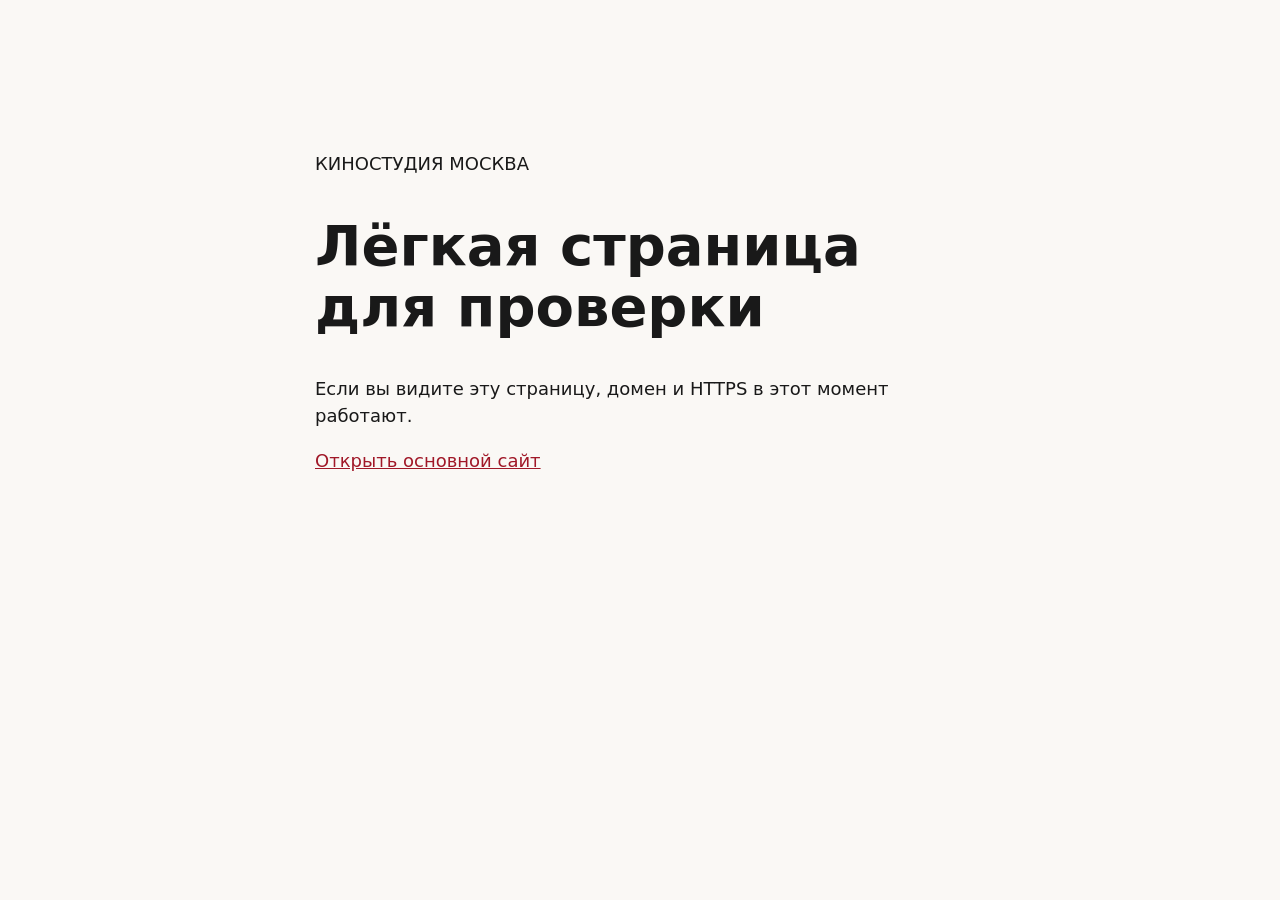
<file: proverka-legkaya-20261112.html>
<!doctype html>
<html lang="ru">
<head><meta charset="utf-8"><meta name="viewport" content="width=device-width,initial-scale=1"><title>Киностудия Москва — проверка</title><style>body{margin:0;font:18px/1.5 system-ui,sans-serif;color:#191919;background:#faf8f5}main{max-width:650px;margin:12vh auto;padding:24px}h1{font-size:clamp(32px,8vw,56px);line-height:1.1}a{color:#a01828}</style></head>
<body><main><p>КИНОСТУДИЯ МОСКВА</p><h1>Лёгкая страница для проверки</h1><p>Если вы видите эту страницу, домен и HTTPS в этот момент работают.</p><p><a href="/">Открыть основной сайт</a></p></main></body></html>
</file>
